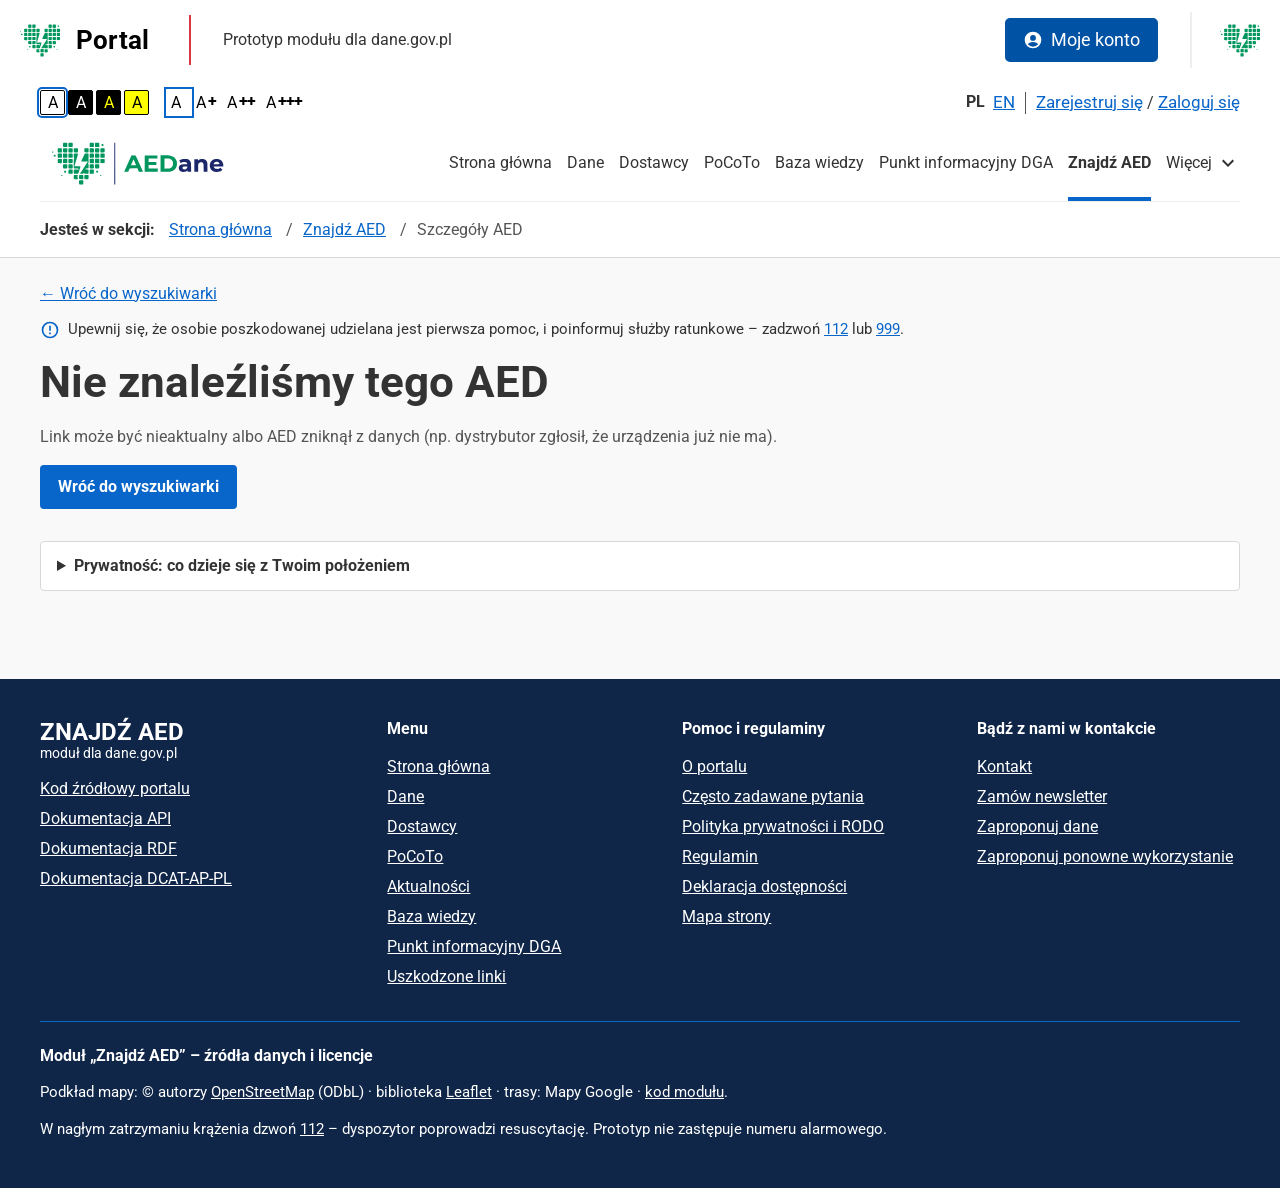
<file: app/aed.html>
<!doctype html>
<html lang="pl">
  <head>
    <meta charset="utf-8" />
    <meta name="viewport" content="width=device-width, initial-scale=1" />
    <title>AED – szczegóły – Znajdź AED</title>
    <meta name="description" content="Szczegóły defibrylatora AED: gdzie jest, kiedy jest dostępny, kto za niego odpowiada. Prototyp na otwartych danych z dane.gov.pl." />
    <meta name="theme-color" content="#0f2648" />
    <link rel="icon" href="img/ikona-aedane.svg?v=20261122-39" type="image/svg+xml" />
    <link rel="icon" href="img/ikona-32.png?v=20261122-39" sizes="32x32" type="image/png" />
    <link rel="apple-touch-icon" href="img/apple-touch-icon.png?v=20261122-39" />
    <link rel="stylesheet" href="vendor/leaflet/leaflet.css?v=20261122-39" />
    <link rel="stylesheet" href="css/style.css?v=20261122-39" />
    <script>
      // Ustawienia dostępności przed pierwszym malowaniem (bez mignięcia).
      (function () {
        try {
          var c = localStorage.getItem('aed-contrast');
          var f = localStorage.getItem('aed-font');
          if (c) document.documentElement.setAttribute('data-contrast', c);
          if (f) document.documentElement.setAttribute('data-font', f);
        } catch (e) {}
      })();
    </script>
  </head>
  <body>
    <header class="page-header">
      <!-- Linki pomijania (jak w dane.gov.pl) -->
      <nav class="skip-menu" aria-label="Linki pomijania">
        <ul class="skip-menu__list">
          <li><a class="skip-menu__link" href="#main-menu">Przejdź do menu</a></li>
          <li><a class="skip-menu__link" href="#main-content">Przejdź do treści</a></li>
          <li><a class="skip-menu__link" href="#main-footer">Przejdź do stopki</a></li>
        </ul>
      </nav>

      <!-- Pasek serwisu (w dane.gov.pl: pasek gov.pl – tu bez znaków państwowych) -->
      <div class="servicebar">
        <a class="servicebar__logo" href="./">
          <img src="img/ikona-aedane.svg?v=20261122-39" alt="" width="48" height="48" />
          Portal
        </a>
        <span class="servicebar__text">Prototyp modułu dla dane.gov.pl</span>
        <a class="btn btn-gov servicebar__cta" href="https://dane.gov.pl/pl/user/login">
          <svg class="icon" viewBox="0 0 24 24" aria-hidden="true" focusable="false"><path fill="currentColor" d="M12 2a10 10 0 1 0 0 20 10 10 0 0 0 0-20zm0 4a3.5 3.5 0 1 1 0 7 3.5 3.5 0 0 1 0-7zm0 14a8 8 0 0 1-6.16-2.9C7.1 15.5 9.4 14.5 12 14.5s4.9 1 6.16 2.6A8 8 0 0 1 12 20z"/></svg>
          Moje konto
          <span class="visually-hidden"> – logowanie w dane.gov.pl</span>
        </a>
        <span class="servicebar__mark" aria-hidden="true">
          <img src="img/ikona-aedane.svg?v=20261122-39" alt="" width="48" height="48" />
        </span>
      </div>

      <!-- Pasek dostępności i języka -->
      <div class="top-bar-wrapper">
        <div class="container">
          <div class="top-bar">
            <div class="a11y-buttons">
              <ul class="a11y-buttons__group" aria-label="Kontrast">
                <li><button type="button" class="btn--hc btn--hc-default" data-contrast="" aria-pressed="false"><span aria-hidden="true">A</span><span class="visually-hidden">Kontrast domyślny</span></button></li>
                <li><button type="button" class="btn--hc btn--hc-bw" data-contrast="black-white" aria-pressed="false"><span aria-hidden="true">A</span><span class="visually-hidden">Kontrast: biały tekst na czarnym tle</span></button></li>
                <li><button type="button" class="btn--hc btn--hc-by" data-contrast="black-yellow" aria-pressed="false"><span aria-hidden="true">A</span><span class="visually-hidden">Kontrast: żółty tekst na czarnym tle</span></button></li>
                <li><button type="button" class="btn--hc btn--hc-yb" data-contrast="yellow-black" aria-pressed="false"><span aria-hidden="true">A</span><span class="visually-hidden">Kontrast: czarny tekst na żółtym tle</span></button></li>
              </ul>
              <ul class="a11y-buttons__group a11y-buttons__group--font" aria-label="Wielkość tekstu">
                <li><button type="button" class="btn--font btn--font-0" data-font="" aria-pressed="false"><span aria-hidden="true">A</span><span class="visually-hidden">Domyślna wielkość tekstu</span></button></li>
                <li><button type="button" class="btn--font btn--font-1" data-font="125" aria-pressed="false"><span aria-hidden="true">A<span class="plus">+</span></span><span class="visually-hidden">Tekst powiększony – 125%</span></button></li>
                <li><button type="button" class="btn--font btn--font-2" data-font="150" aria-pressed="false"><span aria-hidden="true">A<span class="plus">++</span></span><span class="visually-hidden">Tekst powiększony – 150%</span></button></li>
                <li><button type="button" class="btn--font btn--font-3" data-font="200" aria-pressed="false"><span aria-hidden="true">A<span class="plus">+++</span></span><span class="visually-hidden">Tekst powiększony – 200%</span></button></li>
              </ul>
            </div>
            <div class="top-bar__right">
              <ul class="language-switcher" aria-label="Język">
                <li><span class="language-switcher__current" lang="pl" aria-current="true">PL<span class="visually-hidden"> – polski</span></span></li>
                <li><a class="language-switcher__link" href="https://dane.gov.pl/en" lang="en">EN<span class="visually-hidden"> – English version of dane.gov.pl</span></a></li>
              </ul>
              <span class="language-divider" aria-hidden="true"></span>
              <div class="user-related">
                <a class="user-related__link" href="https://dane.gov.pl/pl/user/register">Zarejestruj się</a> /
                <a class="user-related__link" href="https://dane.gov.pl/pl/user/login">Zaloguj się</a>
              </div>
            </div>
          </div>
        </div>
      </div>

      <!-- Znak aplikacji i główne menu -->
      <div class="gov-nav-section">
        <div class="container">
          <div class="navbar" id="main-menu" tabindex="-1">
            <a class="navbar-brand" href="./" aria-label="AEDane – Znajdź AED, strona główna">
              <img class="brand-logo" src="img/logotyp-aedane.svg?v=20261122-39" alt="" width="195" height="65" />
            </a>
            <button type="button" class="navbar-toggler" aria-controls="main-nav" aria-expanded="false">MENU</button>
            <nav id="main-nav" class="navbar-collapse" aria-label="Menu główne">
              <ul class="navbar-nav">
                <li class="nav-item"><a class="nav-link" href="https://dane.gov.pl/pl">Strona główna</a></li>
                <li class="nav-item"><a class="nav-link" href="https://dane.gov.pl/pl/dataset">Dane</a></li>
                <li class="nav-item"><a class="nav-link" href="https://dane.gov.pl/pl/institution">Dostawcy</a></li>
                <li class="nav-item"><a class="nav-link" href="https://dane.gov.pl/pl/showcase">PoCoTo</a></li>
                <li class="nav-item"><a class="nav-link" href="https://dane.gov.pl/pl/knowledgebase/useful-materials">Baza wiedzy</a></li>
                <li class="nav-item"><a class="nav-link" href="https://dane.gov.pl/pl/dga">Punkt informacyjny DGA</a></li>
                <li class="nav-item"><a class="nav-link active" href="index.html">Znajdź AED</a></li>
                <li class="nav-item nav-item--more">
                  <button type="button" class="nav-link nav-more" aria-expanded="false" aria-controls="nav-more-list">
                    Więcej
                    <svg class="nav-more__icon" viewBox="0 0 24 24" aria-hidden="true" focusable="false"><path fill="currentColor" d="M7.4 8.6 12 13.2l4.6-4.6L18 10l-6 6-6-6z"/></svg>
                  </button>
                  <ul id="nav-more-list" class="nav-more__list" hidden>
                    <li><a class="nav-more__link" href="https://dane.gov.pl/pl/article">Aktualności</a></li>
                    <li><a class="nav-more__link" href="https://dane.gov.pl/pl/brokenlinks/table">Uszkodzone linki</a></li>
                  </ul>
                </li>
              </ul>
            </nav>
          </div>
        </div>
      </div>

      <!-- Okruszki -->
      <div class="breadcrumbs-section">
        <div class="container">
          <nav aria-label="Ścieżka nawigacji">
            <span class="breadcrumbs__label">Jesteś w sekcji:</span>
            <ol class="breadcrumbs">
              <li class="breadcrumbs__item"><a href="https://dane.gov.pl/pl">Strona główna</a></li>
              <li class="breadcrumbs__item"><a href="index.html">Znajdź AED</a></li>
              <li class="breadcrumbs__item" aria-current="page" id="crumb-name">Szczegóły AED</li>
            </ol>
          </nav>
        </div>
      </div>
    </header>

    <main id="main-content" class="page-content" tabindex="-1">
      <div class="container">
        <p class="back-link"><a href="index.html" id="back-link">← Wróć do wyszukiwarki</a></p>
        <p class="page-tip">
          <svg class="icon" viewBox="0 0 24 24" aria-hidden="true" focusable="false"><path fill="currentColor" d="M11 7h2v6h-2zm0 8h2v2h-2zm1-13a10 10 0 1 0 0 20 10 10 0 0 0 0-20zm0 18a8 8 0 1 1 0-16 8 8 0 0 1 0 16z"/></svg>
          <span>Upewnij się, że osobie poszkodowanej udzielana jest pierwsza pomoc, i poinformuj służby ratunkowe – zadzwoń <a href="tel:112">112</a> lub <a href="tel:999">999</a>.</span>
        </p>

        <!-- Kolejność od najważniejszego: co to i czy dostępne, jak dojść, kiedy i dla kogo,
             gdzie dokładnie, kto odpowiada, skąd dane. Treść wstawia js/aed-detail.js. -->
        <article id="aed" class="aed-detail" aria-live="polite">
          <h1 class="page-title">Szczegóły AED</h1>
          <p>Wczytujemy dane…</p>
        </article>
        <details class="privacy">
          <summary>Prywatność: co dzieje się z Twoim położeniem</summary>
          <p><strong>W skrócie: nie zapisujemy Twojego położenia.</strong></p>
          <p class="hint">Twoje położenie (z „Użyj mojej lokalizacji”, wpisanego adresu albo kliknięcia w mapę) nie trafia do adresu strony i nigdzie go nie zapisujemy – na czas wizyty pamięta je tylko ta karta przeglądarki. Wysyłamy je wyłącznie: w przybliżeniu (zaokrąglone do ok. 100 m) do serwerów tras FOSSGIS, żeby policzyć odległość pieszo i samochodem, oraz – dopiero po kliknięciu „Wyznacz trasę” – do Map Google jako punkt startu. Zdjęcia miejsc wczytujemy z serwera OpenAEDMap albo ze strony dysponenta, a fragmenty mapy z serwerów OpenStreetMap – te serwery widzą adres IP i to, które zdjęcie lub który fragment mapy jest wyświetlany, ale nie dostają od nas Twojego położenia. Odległości liczą serwery tras FOSSGIS (OSRM i Valhalla, dane © autorzy <a href="https://www.openstreetmap.org/copyright">OpenStreetMap</a>; błąd na mapie? <a href="https://www.openstreetmap.org/fixthemap">zgłoś go</a>).</p>
        </details>

      </div>
    </main>

    <footer class="page-footer" id="main-footer" tabindex="-1">
      <div class="container">
        <div class="page-footer__cols">
          <div class="page-footer__col page-footer__col--brand">
            <p class="page-footer__brand">Znajdź AED<span>moduł dla dane.gov.pl</span></p>
            <ul class="page-footer__list">
              <li><a href="https://dane.gov.pl/source-code/">Kod źródłowy portalu</a></li>
              <li><a href="https://api.dane.gov.pl/doc">Dokumentacja API</a></li>
              <li><a href="https://api.dane.gov.pl/1.4/doc?urls.primaryName=DANE.GOV.PL%20RDF%20API">Dokumentacja RDF</a></li>
              <li><a href="https://dane.gov.pl/dcat-ap-pl/">Dokumentacja DCAT-AP-PL</a></li>
            </ul>
          </div>
          <nav class="page-footer__col" aria-labelledby="f-menu">
            <h2 id="f-menu" class="page-footer__title">Menu</h2>
            <ul class="page-footer__list">
              <li><a href="https://dane.gov.pl/pl">Strona główna</a></li>
              <li><a href="https://dane.gov.pl/pl/dataset">Dane</a></li>
              <li><a href="https://dane.gov.pl/pl/institution">Dostawcy</a></li>
              <li><a href="https://dane.gov.pl/pl/showcase">PoCoTo</a></li>
              <li><a href="https://dane.gov.pl/pl/article">Aktualności</a></li>
              <li><a href="https://dane.gov.pl/pl/knowledgebase/useful-materials">Baza wiedzy</a></li>
              <li><a href="https://dane.gov.pl/pl/dga">Punkt informacyjny DGA</a></li>
              <li><a href="https://dane.gov.pl/pl/brokenlinks/table">Uszkodzone linki</a></li>
            </ul>
          </nav>
          <nav class="page-footer__col" aria-labelledby="f-help">
            <h2 id="f-help" class="page-footer__title">Pomoc i regulaminy</h2>
            <ul class="page-footer__list">
              <li><a href="https://dane.gov.pl/pl/page/o-serwisie">O portalu</a></li>
              <li><a href="https://dane.gov.pl/pl/knowledgebase/useful-materials/faq">Często zadawane pytania</a></li>
              <li><a href="https://dane.gov.pl/pl/privacy-policy">Polityka prywatności i RODO</a></li>
              <li><a href="https://dane.gov.pl/pl/regulations">Regulamin</a></li>
              <li><a href="https://dane.gov.pl/pl/declaration-of-accessibility">Deklaracja dostępności</a></li>
              <li><a href="https://dane.gov.pl/pl/sitemap">Mapa strony</a></li>
            </ul>
          </nav>
          <nav class="page-footer__col" aria-labelledby="f-contact">
            <h2 id="f-contact" class="page-footer__title">Bądź z nami w kontakcie</h2>
            <ul class="page-footer__list">
              <li><a href="https://dane.gov.pl/pl/contact">Kontakt</a></li>
              <li><a href="https://dane.gov.pl/pl/newsletter">Zamów newsletter</a></li>
              <li><a href="https://dane.gov.pl/pl/dataset/submissions">Zaproponuj dane</a></li>
              <li><a href="https://dane.gov.pl/pl/showcase/suggest">Zaproponuj ponowne wykorzystanie</a></li>
            </ul>
          </nav>
        </div>
        <div class="page-footer__module">
          <h2 class="page-footer__title">Moduł „Znajdź AED” – źródła danych i licencje</h2>
          <ul id="sources" class="page-footer__list"></ul>
          <p>Podkład mapy: © autorzy <a href="https://www.openstreetmap.org/copyright">OpenStreetMap</a> (ODbL) · biblioteka <a href="https://leafletjs.com">Leaflet</a> · trasy: Mapy Google · <a href="https://github.com/tymsonS/AED">kod modułu</a>.</p>
          <p>W nagłym zatrzymaniu krążenia dzwoń <a href="tel:112">112</a> – dyspozytor poprowadzi resuscytację. Prototyp nie zastępuje numeru alarmowego.</p>
        </div>
      </div>
    </footer>

    <script src="vendor/leaflet/leaflet.js?v=20261122-39"></script>
    <script src="data/aed-data.js?v=20261122-39"></script>
    <script src="js/aed-core.js?v=20261122-39"></script>
    <script src="js/a11y.js?v=20261122-39"></script>
    <script src="js/aed-detail.js?v=20261122-39"></script>
  </body>
</html>
</file>
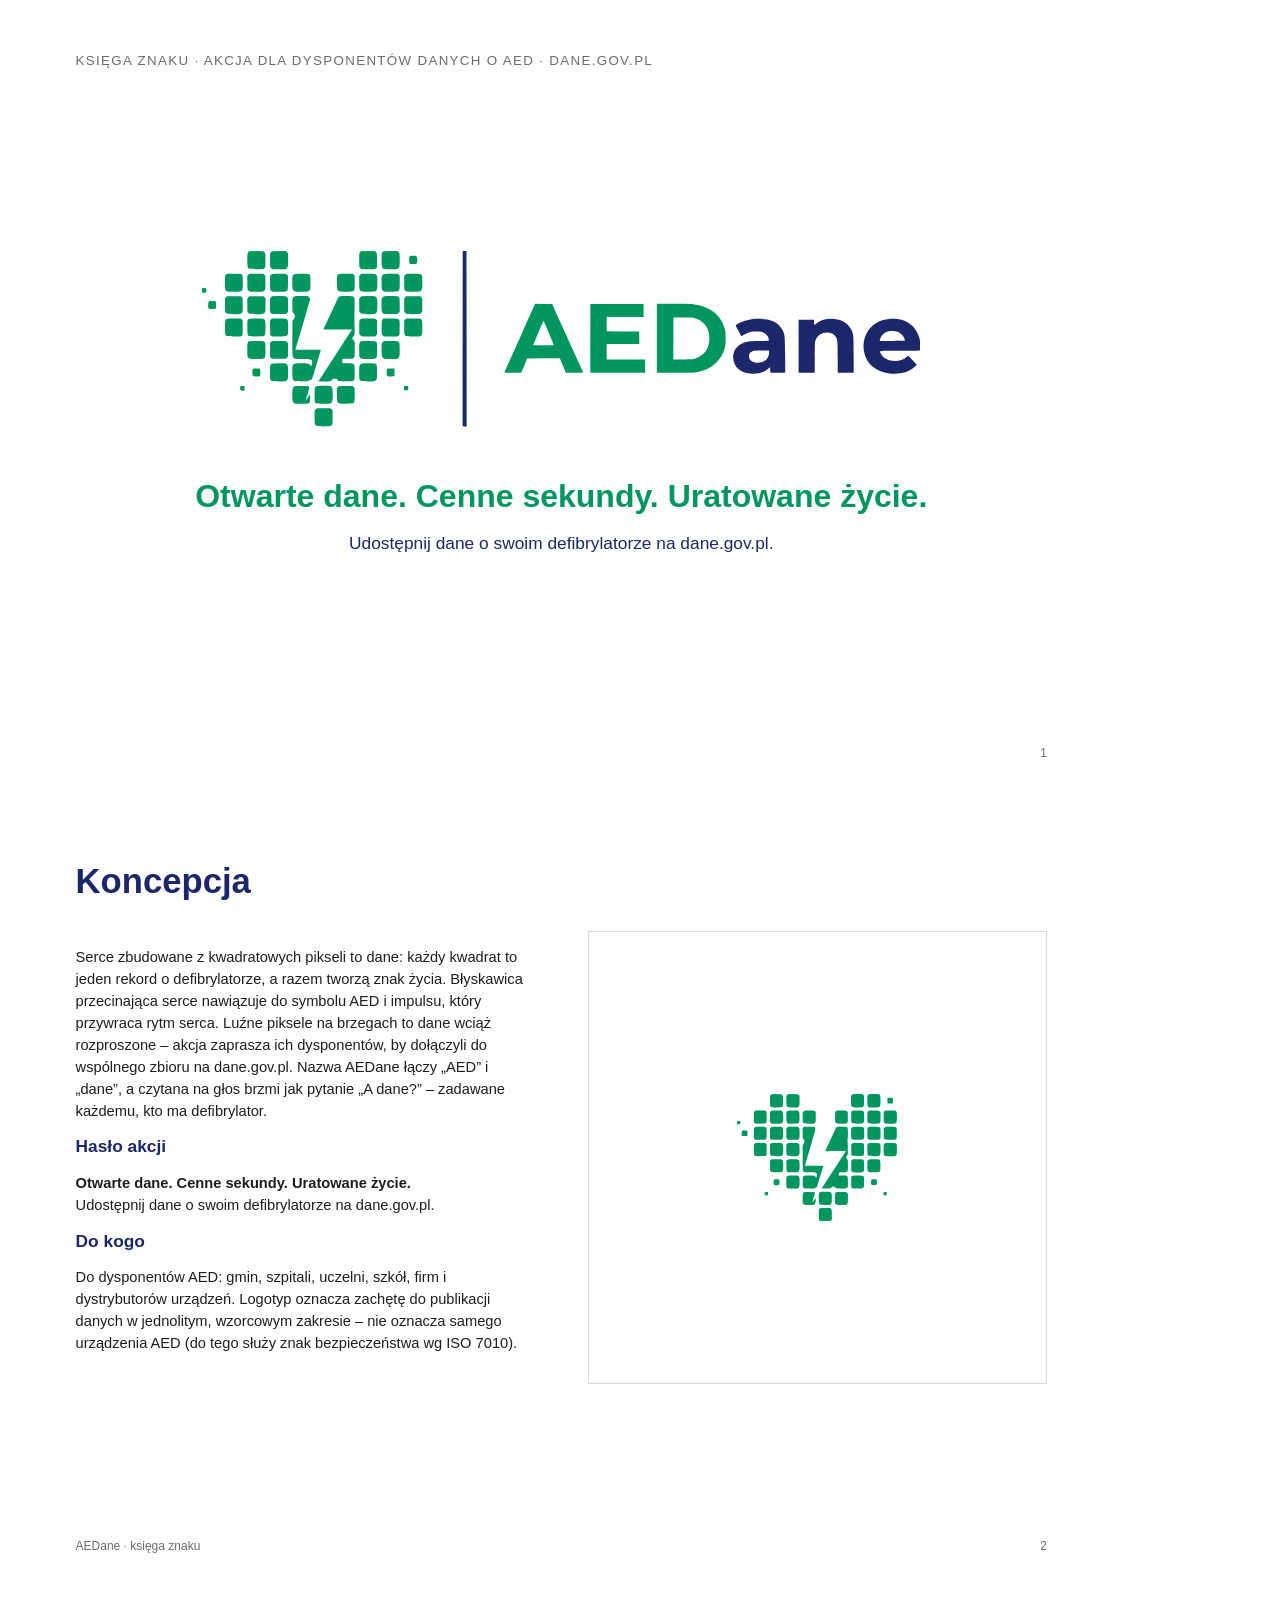
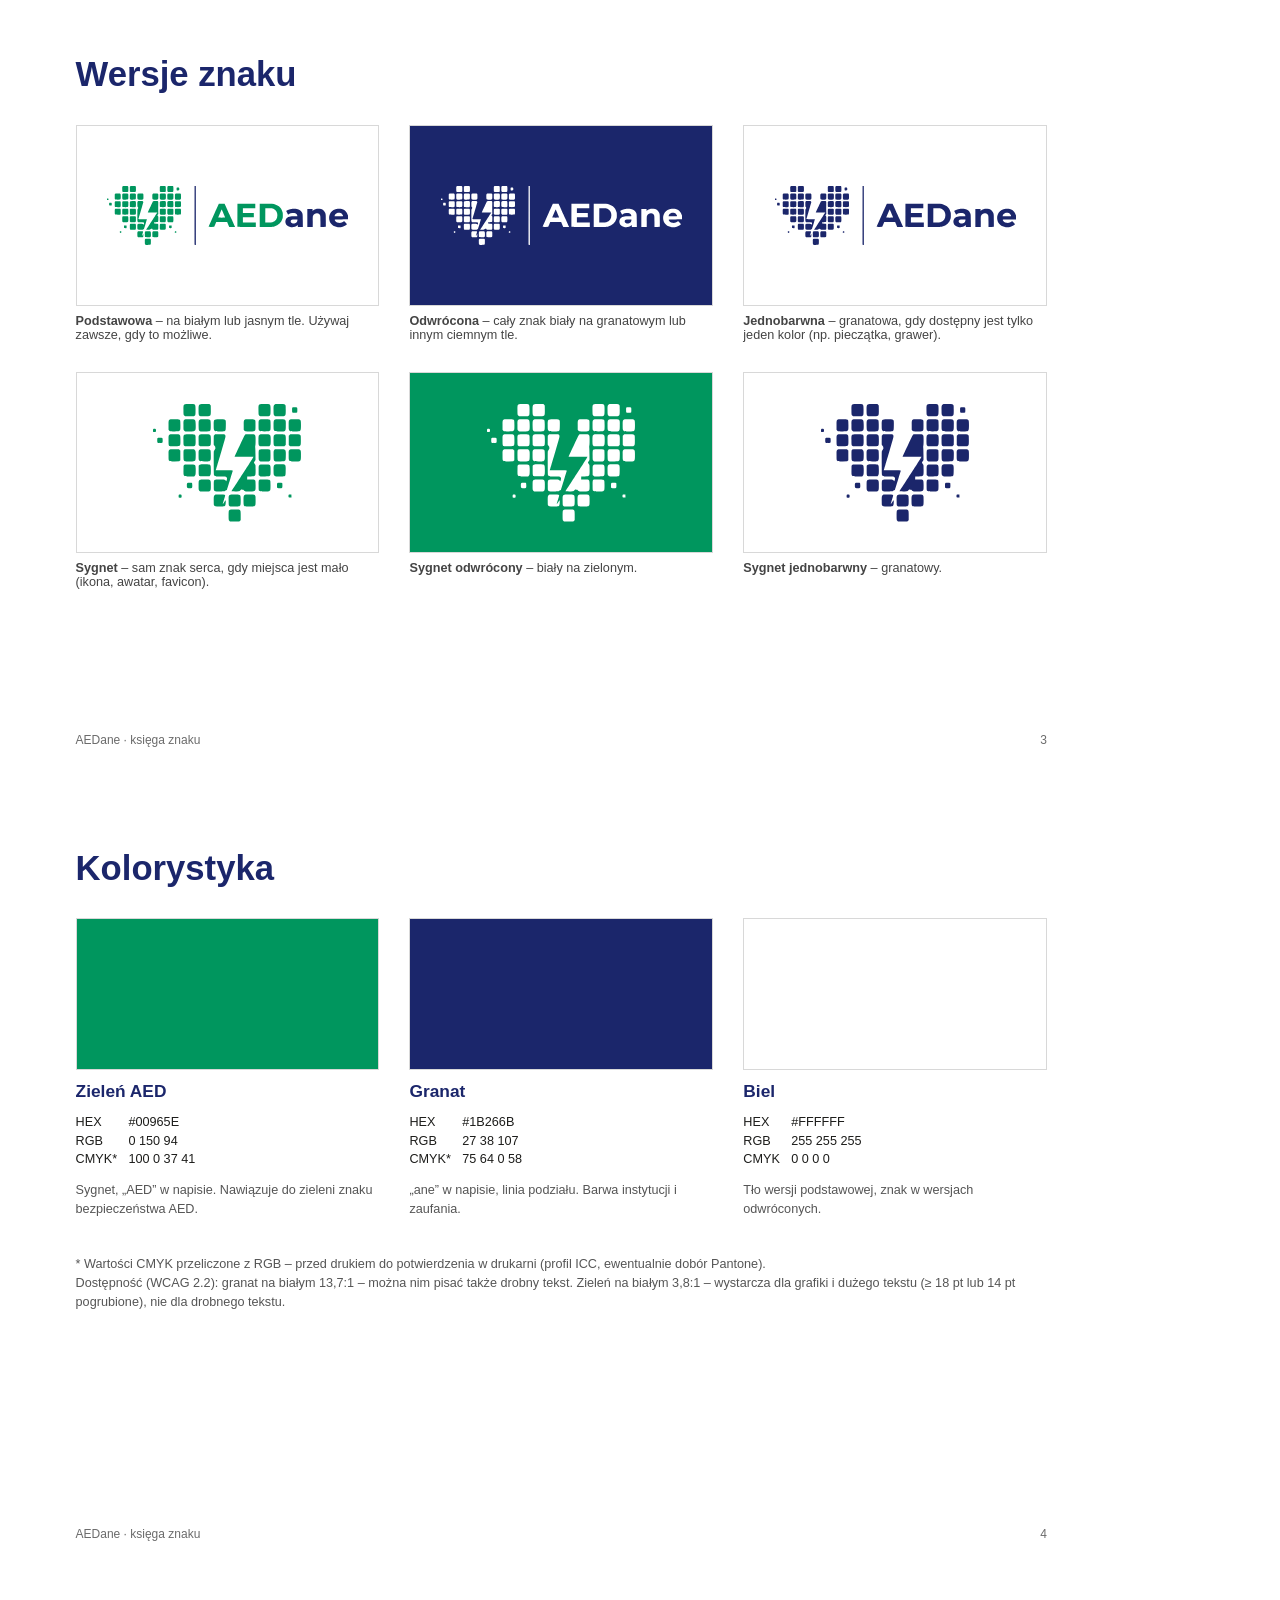
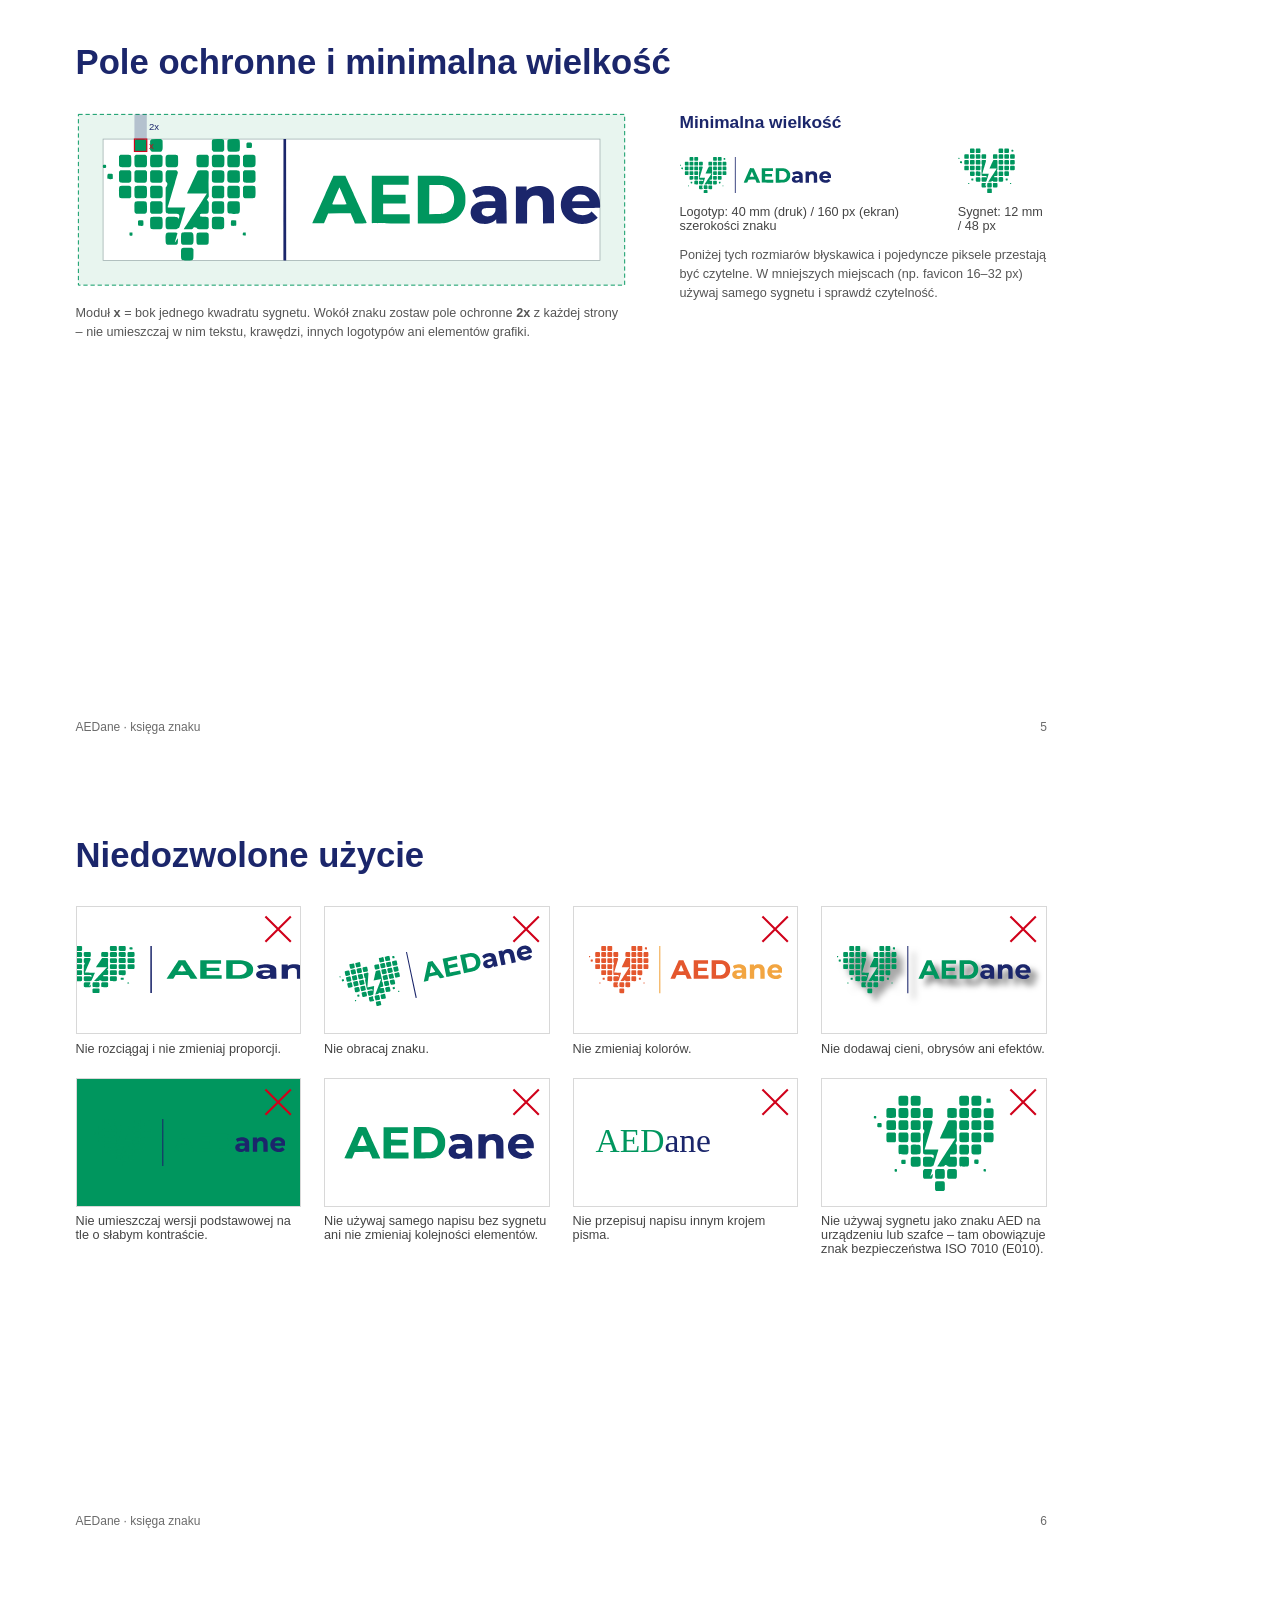
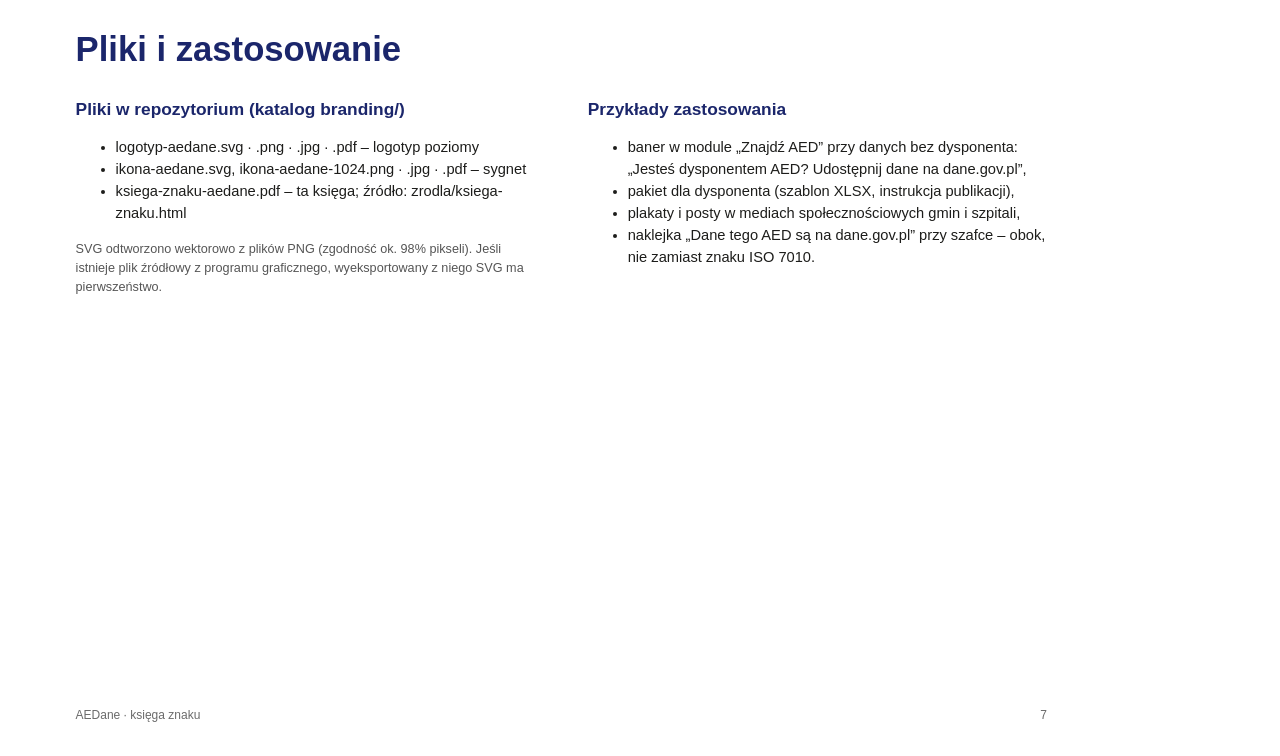
<file: branding/zrodla/ksiega-znaku.html>
<!doctype html><html lang="pl"><head><meta charset="utf-8"><title>AEDane – księga znaku</title>
<style>
@font-face { font-family: 'MontserratVar'; font-weight: 100 900; src: local('Montserrat'), url('file:///usr/share/fonts/truetype/google-fonts/ofl/montserrat/Montserrat%5Bwght%5D.ttf') format('truetype'); }
@page { size: A4 landscape; margin: 0; }
* { box-sizing: border-box; }
body { margin: 0; font-family: MontserratVar, Arial, sans-serif; font-weight: 400; color: #1d1d1b; }
.page { width: 297mm; height: 210mm; padding: 18mm 20mm 14mm; page-break-after: always; position: relative; overflow: hidden; }
.page:last-child { page-break-after: auto; }
.num { position: absolute; right: 20mm; bottom: 9mm; font-size: 9pt; color: #6b6b6b; }
.brandline { position: absolute; left: 20mm; bottom: 9mm; font-size: 9pt; color: #6b6b6b; }
h1 { font-size: 26pt; margin: 0 0 8mm; color: #1B266B; }
h2 { font-size: 13pt; margin: 0 0 3mm; color: #1B266B; }
p, li { font-size: 11pt; line-height: 1.5; }
.cover { display: flex; flex-direction: column; justify-content: center; align-items: center; text-align: center; }
.cover .logo { width: 190mm; }
.cover .claim { font-size: 24pt; font-weight: 700; color: #00965E; margin: 12mm 0 3mm; }
.cover .sub { font-size: 13pt; color: #1B266B; margin: 0; }
.cover .doc { position: absolute; top: 14mm; left: 20mm; font-size: 10pt; letter-spacing: .1em; text-transform: uppercase; color: #6b6b6b; }
.cols { display: grid; grid-template-columns: 1fr 1fr; gap: 14mm; align-items: start; }
.variants { display: grid; grid-template-columns: repeat(3, 1fr); gap: 8mm; }
.variants figure, .bad { margin: 0; }
.tile { height: 48mm; display: flex; align-items: center; justify-content: center; padding: 8mm; border: .3mm solid #d8d8d8; }
.tile svg { width: 100%; max-height: 100%; }
.tile.icon svg { width: auto; height: 34mm; }
figcaption { font-size: 9.5pt; margin-top: 2mm; color: #444; }
.sw { display: grid; grid-template-columns: repeat(3, 1fr); gap: 8mm; }
.sw__chip { height: 40mm; border: .3mm solid #d8d8d8; }
.sw table { font-size: 9.5pt; margin-top: 3mm; border-collapse: collapse; }
.sw td { padding: .6mm 3mm .6mm 0; }
.clear { width: 100%; }
.sizes { display: flex; gap: 14mm; align-items: flex-end; margin-top: 4mm; }
.sizes figure { margin: 0; }
.bads { display: grid; grid-template-columns: repeat(4, 1fr); gap: 6mm; }
.bad__box { position: relative; height: 34mm; display: flex; align-items: center; justify-content: center; padding: 4mm; border: .3mm solid #d8d8d8; overflow: hidden; }
.bad__box > svg:not(.x) { width: 100%; max-height: 100%; }
.x { position: absolute; top: 2mm; right: 2mm; width: 8mm; height: 8mm; }
.note { font-size: 9.5pt; color: #555; }
</style></head><body>

<section class="page cover">
  <div class="doc">Księga znaku · akcja dla dysponentów danych o AED · dane.gov.pl</div>
  <svg class="logo" style="" viewBox="147 144 2092 511" xmlns="http://www.w3.org/2000/svg" role="img" aria-label="Logotyp AEDane"><path fill="#00965E" fill-rule="evenodd" d="M481.01,653.25C475.48,650.47 475.03,648.59 475.01,628.18C474.99,601.16 474.10,602.05 501.23,602.02L520.97,602.00L524.23,604.92L527.50,607.84L527.50,627.71C527.50,650.30 527.01,652.07 520.26,653.94C518.19,654.52 509.30,654.99 500.50,654.99C487.26,655.00 483.90,654.70 481.01,653.25Z M414.50,586.75C410.97,583.70 410.04,578.84 410.07,563.50C410.09,546.88 410.97,542.23 414.66,539.29C417.39,537.10 418.23,537.01 436.64,537.00C453.80,537.00 456.02,537.19 458.07,538.86C460.33,540.68 460.34,540.79 458.80,546.11C454.37,561.37 449.88,576.64 449.49,577.75C448.50,580.63 450.29,578.49 456.06,569.92C459.42,564.92 462.25,560.98 462.35,561.17C462.46,561.35 462.31,566.60 462.02,572.84C461.52,583.74 461.39,584.27 458.69,586.59C455.94,588.96 455.55,589.00 436.50,589.00C417.83,589.00 417.01,588.92 414.50,586.75Z M480.11,587.60C475.59,585.10 475.07,582.70 475.04,563.90C475.02,553.83 475.46,544.98 476.07,543.22C478.09,537.44 480.07,536.92 500.96,536.70C518.72,536.51 520.00,536.62 522.67,538.59C526.98,541.78 527.88,545.87 527.94,562.50C527.99,579.30 527.11,583.98 523.33,586.95C520.91,588.86 519.39,589.00 501.62,588.96C487.67,588.94 481.85,588.57 480.11,587.60Z M544.86,587.51C540.76,585.24 540.00,581.30 540.00,562.30C540.00,543.91 540.74,540.28 544.94,538.03C546.07,537.42 554.88,537.00 566.29,537.00C585.43,537.00 585.74,537.03 588.31,539.41C589.75,540.74 591.19,542.91 591.52,544.24C591.86,545.56 591.99,555.04 591.81,565.30C591.39,590.25 593.32,588.42 567.22,588.74C551.41,588.93 546.98,588.69 544.86,587.51Z M259.63,549.72C258.26,548.71 257.95,547.27 258.19,542.97L258.50,537.50L264.50,537.50L270.50,537.50L270.80,543.41C271.01,547.46 270.70,549.57 269.80,550.14C267.80,551.41 261.59,551.15 259.63,549.72Z M735.67,549.33C734.38,548.05 734.97,539.27 736.42,538.06C737.22,537.40 739.97,537.02 742.67,537.19L747.50,537.50L747.80,543.75L748.10,550.00L742.21,550.00C738.98,550.00 736.03,549.70 735.67,549.33Z M350.42,522.86C345.65,520.54 345.00,517.50 345.00,497.64C345.00,477.15 345.49,474.95 350.54,472.55C354.79,470.53 388.07,470.31 392.00,472.28C397.02,474.79 398.00,478.88 397.94,497.00C397.85,523.87 397.68,524.03 370.52,523.93C360.59,523.90 351.57,523.41 350.42,522.86Z M416.00,522.25C410.94,519.72 410.12,516.27 410.06,497.22C409.97,471.30 410.28,470.99 436.72,471.02C455.37,471.05 460.85,472.38 463.16,477.45C464.28,479.91 464.36,479.93 465.67,478.06C467.31,475.72 468.47,468.01 467.67,464.81C466.40,459.76 463.07,459.04 439.69,458.76C419.60,458.52 417.95,458.36 415.32,456.40C409.98,452.44 409.85,450.89 410.19,397.33L410.50,348.16L413.89,343.35C416.24,340.02 417.38,337.20 417.58,334.20C417.83,330.40 417.41,329.35 414.18,325.78L410.50,321.71L410.19,304.45C409.82,284.15 410.63,279.81 415.30,276.96C418.17,275.21 420.42,275.01 436.85,275.00L455.20,275.00L458.60,278.40C462.54,282.34 462.67,283.57 460.08,292.14C459.02,295.64 454.27,312.00 449.52,328.50C437.47,370.34 420.76,426.86 419.36,430.51C418.86,431.81 423.47,432.00 455.97,432.00L493.16,432.00L492.52,434.75C492.17,436.26 486.39,455.73 479.67,478.00C468.44,515.24 467.27,518.53 465.16,518.83C463.89,519.01 461.25,520.25 459.29,521.58C455.84,523.92 455.12,524.00 437.61,524.00C422.37,524.00 418.94,523.72 416.00,522.25Z M487.00,523.35C487.00,522.63 495.36,509.59 534.01,450.00C548.10,428.27 561.40,407.67 563.56,404.21C565.73,400.76 571.21,392.32 575.74,385.46L583.98,373.00L542.42,373.00L500.87,373.00L501.56,370.75C501.95,369.51 503.55,365.92 505.13,362.78C506.71,359.63 513.36,345.45 519.91,331.28C526.45,317.10 533.48,301.90 535.52,297.50C537.57,293.10 540.25,287.22 541.48,284.43C545.49,275.39 546.53,275.00 566.68,275.00C585.94,275.00 588.80,275.68 590.92,280.80C591.79,282.90 591.96,289.46 591.54,304.60C590.86,329.62 590.86,335.87 591.54,364.58L592.07,386.67L588.72,391.58C585.01,397.02 583.64,400.00 584.86,400.00C585.30,400.00 587.09,402.20 588.83,404.89L592.00,409.78L592.00,429.94C592.00,451.34 591.39,454.65 586.98,457.01C585.85,457.61 578.94,458.10 571.05,458.12C561.44,458.15 556.80,458.54 556.11,459.37C555.30,460.35 555.23,463.99 555.92,470.25C555.96,470.66 562.32,471.00 570.05,471.00C585.70,471.00 588.88,471.89 590.92,476.81C591.76,478.83 592.03,485.56 591.81,498.84L591.50,517.96L588.73,520.73L585.96,523.50L567.59,523.81C547.31,524.15 543.01,523.31 540.84,518.55C539.86,516.40 539.02,516.00 535.42,516.00C533.08,516.00 530.56,515.77 529.83,515.50C529.07,515.21 527.76,516.29 526.77,518.04C523.94,523.04 520.02,524.00 502.53,524.00C493.99,524.00 487.00,523.71 487.00,523.35Z M611.39,523.02C610.23,522.55 608.31,520.94 607.14,519.45C605.13,516.89 605.00,515.62 605.00,497.82C605.00,476.66 605.63,474.02 611.12,472.11C612.96,471.47 621.42,471.00 631.25,471.00C649.81,471.00 653.72,471.89 655.86,476.60C657.28,479.71 657.42,513.78 656.02,517.43C655.49,518.84 653.58,520.90 651.77,522.00C648.82,523.80 646.79,523.99 631.00,523.93C621.38,523.90 612.55,523.49 611.39,523.02Z M301.02,509.31C294.36,508.65 294.00,508.03 294.00,497.41C294.00,489.20 294.23,487.95 295.93,487.04C298.66,485.57 314.30,485.70 315.80,487.20C317.21,488.61 317.45,505.74 316.09,507.89C315.14,509.39 308.33,510.03 301.02,509.31Z M688.28,509.05C685.40,507.80 684.69,504.71 685.16,495.45C685.43,490.21 686.00,487.61 687.02,486.95C687.83,486.42 692.77,486.11 698.00,486.25L707.50,486.50L707.79,496.91C707.94,502.64 707.66,507.74 707.15,508.25C705.83,509.57 690.93,510.19 688.28,509.05Z M1028.00,498.00C1028.00,496.86 1035.16,480.61 1050.24,447.50C1061.83,422.08 1070.99,401.71 1081.97,377.00C1090.43,357.94 1114.01,305.19 1116.06,300.73L1117.34,297.97L1142.21,298.23L1167.08,298.50L1176.11,318.50C1181.08,329.50 1188.71,346.23 1193.07,355.69C1197.43,365.14 1201.40,373.91 1201.88,375.19C1202.37,376.46 1205.26,382.90 1208.31,389.50C1211.36,396.10 1219.35,413.65 1226.05,428.50C1232.76,443.35 1241.50,462.70 1245.47,471.50C1249.45,480.30 1253.67,489.39 1254.85,491.71C1258.78,499.40 1260.01,499.00 1232.05,499.00L1207.09,499.00L1204.99,494.25C1203.83,491.64 1199.93,482.30 1196.31,473.50C1192.70,464.70 1189.41,457.14 1189.02,456.70C1188.62,456.25 1167.17,456.21 1141.36,456.60L1094.43,457.31L1085.78,477.90L1077.12,498.50L1052.56,498.77C1036.17,498.95 1028.00,498.69 1028.00,498.00Z M1278.45,497.72C1278.18,497.02 1278.08,451.91 1278.23,397.47L1278.50,298.50L1356.00,298.50L1433.50,298.50L1433.50,317.50L1433.50,336.50L1379.75,336.50L1326.00,336.50L1326.00,357.24L1326.00,377.98L1373.25,378.24L1420.50,378.50L1420.77,396.75L1421.05,415.00L1373.52,415.00L1326.00,415.00L1326.00,437.50L1326.00,460.00L1382.00,460.00L1438.00,460.00L1438.00,479.50L1438.00,499.00L1358.47,499.00C1294.81,499.00 1278.84,498.74 1278.45,497.72Z M1472.00,398.50L1472.00,298.00L1520.04,298.00C1546.67,298.00 1572.41,298.47 1577.79,299.05C1626.35,304.29 1659.31,330.14 1670.14,371.50C1672.23,379.47 1672.49,382.62 1672.42,399.00C1672.35,415.57 1672.08,418.50 1669.78,427.07C1660.78,460.59 1634.27,485.81 1598.48,494.89C1584.83,498.36 1572.76,499.00 1521.54,499.00L1472.00,499.00L1472.00,398.50Z M1581.50,457.63C1609.76,449.82 1625.00,428.71 1625.00,397.36C1625.00,380.00 1619.32,365.14 1608.60,354.41C1601.83,347.65 1594.45,343.45 1582.96,339.84C1575.89,337.62 1574.06,337.50 1548.00,337.50L1520.50,337.50L1520.24,398.85L1519.98,460.21L1547.74,459.75C1569.40,459.39 1576.82,458.92 1581.50,457.63Z M286.21,457.92C284.23,457.32 282.14,455.64 280.97,453.71C279.21,450.83 279.01,448.61 279.00,432.20C279.00,412.25 279.62,409.40 284.47,407.19C287.98,405.60 322.92,405.55 326.40,407.14C331.11,409.28 332.00,413.19 332.00,431.75C332.00,458.58 332.17,458.39 307.00,458.70C297.38,458.82 288.02,458.47 286.21,457.92Z M612.21,457.92C610.24,457.32 608.14,455.64 606.97,453.71C605.21,450.83 605.01,448.61 605.00,432.20C605.00,412.25 605.62,409.40 610.47,407.19C612.19,406.41 619.27,406.00 631.10,406.00C650.24,406.00 653.70,406.70 656.03,411.06C656.71,412.32 657.11,420.28 657.10,432.16C657.07,458.97 657.64,458.35 632.50,458.69C623.15,458.81 614.02,458.47 612.21,457.92Z M678.09,457.69C671.36,455.33 670.54,452.91 670.16,434.20C669.78,415.80 670.56,411.28 674.66,408.05C677.08,406.15 678.62,406.00 696.09,406.00C708.55,406.00 715.79,406.40 717.53,407.19C722.38,409.40 723.00,412.25 723.00,432.20C722.99,458.85 722.82,459.03 696.50,458.94C687.58,458.91 680.12,458.40 678.09,457.69Z M347.92,455.08L345.00,452.15L345.00,432.00L345.00,411.85L347.92,408.92L350.85,406.00L370.91,406.00L390.97,406.00L394.23,408.92L397.50,411.84L397.50,432.00L397.50,452.16L394.23,455.08L390.97,458.00L370.91,458.00L350.85,458.00L347.92,455.08Z M1172.00,418.05C1172.00,417.12 1156.33,379.65 1147.20,358.76C1144.61,352.85 1142.22,348.01 1141.88,348.01C1141.54,348.00 1140.36,350.14 1139.24,352.75C1138.13,355.36 1135.18,362.23 1132.70,368.00C1120.91,395.45 1112.00,416.92 1112.00,417.91C1112.00,418.67 1120.98,419.00 1142.00,419.00C1160.25,419.00 1172.00,418.63 1172.00,418.05Z M218.75,391.92C214.69,389.56 214.00,385.93 214.00,367.00C214.00,347.86 214.71,344.30 218.94,342.03C220.08,341.42 228.91,341.00 240.38,341.00C259.56,341.00 259.94,341.04 262.69,343.41L265.50,345.83L265.50,367.00L265.50,388.17L262.69,390.59C259.93,392.96 259.59,393.00 240.19,392.97C228.69,392.95 219.77,392.52 218.75,391.92Z M284.11,391.60C279.53,389.07 279.07,386.80 279.05,366.50C279.03,345.50 279.55,343.15 284.63,341.50C289.32,339.98 323.98,340.21 326.74,341.78C331.32,344.39 332.00,347.62 332.00,366.55C332.00,385.86 331.15,389.70 326.40,391.86C322.69,393.55 287.24,393.34 284.11,391.60Z M348.31,390.59L345.50,388.18L345.19,367.73L344.89,347.29L347.53,344.14L350.18,341.00L370.14,341.00C392.43,341.00 394.96,341.58 396.89,347.12C398.30,351.15 398.36,382.66 396.97,386.65C394.98,392.36 392.34,393.00 370.65,393.00C351.44,393.00 351.06,392.96 348.31,390.59Z M608.40,389.60L605.00,386.20L605.00,367.67C605.00,357.47 605.43,348.00 605.96,346.62C607.97,341.32 610.99,340.49 627.46,340.65C652.65,340.90 651.25,340.75 654.26,343.54L657.00,346.08L657.00,366.62L657.00,387.15L654.08,390.08L651.15,393.00L631.48,393.00L611.80,393.00L608.40,389.60Z M674.01,390.16C670.32,386.47 669.77,382.50 670.18,362.27C670.50,346.17 670.52,346.02 673.19,343.35L675.89,340.66L695.77,340.61C717.62,340.54 719.94,341.09 722.10,346.77C722.70,348.34 722.99,357.35 722.81,368.80L722.50,388.18L719.69,390.59C716.93,392.96 716.58,393.00 696.87,393.00L676.85,393.00L674.01,390.16Z M741.11,391.60C736.52,389.06 736.07,386.81 736.04,366.17L736.00,346.85L738.92,343.92L741.85,341.00L761.99,341.00C773.89,341.00 782.92,341.42 784.06,342.03C788.27,344.29 789.00,347.90 789.00,366.48C789.00,386.00 788.08,390.26 783.48,392.01C779.41,393.56 744.02,393.22 741.11,391.60Z M220.39,327.02C219.23,326.55 217.31,324.94 216.14,323.45C214.12,320.88 214.00,319.63 214.00,301.38L214.00,282.03L216.92,278.77L219.84,275.50L239.90,275.50L259.95,275.50L262.73,278.27L265.50,281.04L265.81,299.80C265.99,311.09 265.70,319.65 265.08,321.28C264.51,322.78 262.58,324.90 260.77,326.00C257.82,327.80 255.79,327.99 240.00,327.93C230.38,327.90 221.55,327.49 220.39,327.02Z M285.39,327.02C284.23,326.55 282.31,324.94 281.14,323.45C279.12,320.88 279.00,319.63 279.00,301.38L279.00,282.03L281.92,278.77L284.84,275.50L305.50,275.50L326.16,275.50L329.08,278.77L332.00,282.03L332.00,300.57C332.00,328.12 332.08,328.04 304.78,327.94C295.28,327.90 286.55,327.49 285.39,327.02Z M350.50,326.87C345.28,323.91 345.05,322.86 345.02,301.77L345.00,282.03L347.92,278.77L350.83,275.50L369.85,275.19C398.38,274.73 398.30,274.65 397.81,303.59L397.50,321.96L394.73,324.73L391.96,327.50L372.23,327.75C358.95,327.92 351.85,327.63 350.50,326.87Z M611.39,327.02C610.23,326.55 608.31,324.94 607.14,323.45C605.12,320.88 605.00,319.63 605.00,301.38L605.00,282.03L607.92,278.77L610.83,275.50L629.30,275.19C658.23,274.70 658.40,274.87 657.83,302.94C657.43,322.38 656.91,324.30 651.45,326.58C647.63,328.18 615.14,328.54 611.39,327.02Z M676.26,327.00C675.02,326.49 673.11,324.59 672.01,322.78C670.21,319.83 670.01,317.74 670.00,302.22C670.00,275.09 670.09,275.00 697.07,275.00C715.82,275.00 719.71,275.88 721.86,280.60C722.58,282.18 723.00,290.00 723.00,302.03L723.00,320.97L720.08,324.23L717.17,327.50L697.83,327.72C687.20,327.84 677.49,327.51 676.26,327.00Z M742.39,327.02C741.23,326.55 739.31,324.94 738.14,323.45C736.12,320.88 736.00,319.63 736.00,301.38L736.00,282.03L738.92,278.77L741.84,275.50L762.40,275.50L782.95,275.50L785.73,278.27L788.50,281.04L788.78,300.27C789.04,318.13 788.91,319.73 787.03,322.77C785.91,324.58 783.84,326.49 782.43,327.02C779.30,328.21 745.34,328.21 742.39,327.02Z M166.57,311.43C164.38,309.23 164.37,295.35 166.56,292.22C167.96,290.21 168.96,290.00 176.86,290.00C182.32,290.00 186.05,290.45 186.80,291.20C187.57,291.97 188.00,295.89 188.00,302.09C188.00,310.01 187.71,311.90 186.42,312.39C185.55,312.73 181.08,313.00 176.49,313.00C170.23,313.00 167.75,312.61 166.57,311.43Z M147.20,264.80C146.54,264.14 146.00,261.53 146.00,259.00C146.00,253.23 147.23,252.00 153.00,252.00C158.80,252.00 160.00,253.23 160.00,259.16C160.00,262.85 159.56,264.16 158.07,264.96C155.43,266.38 148.67,266.27 147.20,264.80Z M220.39,262.02C219.23,261.55 217.31,259.94 216.14,258.45C214.12,255.88 214.00,254.65 214.00,235.79L214.00,215.85L216.92,212.92L219.85,210.00L239.49,210.00C251.05,210.00 259.92,210.42 261.06,211.03C265.29,213.30 266.00,216.86 266.00,236.00C266.00,262.98 265.94,263.04 239.28,262.94C230.05,262.90 221.55,262.49 220.39,262.02Z M285.01,261.29C279.44,258.43 279.03,256.66 279.01,235.17L279.00,215.85L281.92,212.92L284.85,210.00L304.91,210.00L324.97,210.00L328.23,212.92L331.50,215.83L331.81,234.56C332.29,262.80 332.67,262.37 306.50,262.79C290.80,263.04 288.06,262.85 285.01,261.29Z M350.31,261.05C348.56,259.98 346.65,258.21 346.06,257.12C344.36,253.93 344.66,218.55 346.43,215.15C348.81,210.54 351.48,210.00 372.03,210.00L390.97,210.00L394.23,212.92L397.50,215.84L397.50,235.71C397.50,258.30 397.01,260.07 390.26,261.94C388.19,262.52 379.07,262.99 370.00,262.99C355.42,262.99 353.13,262.77 350.31,261.05Z M417.00,261.25C410.95,258.23 410.00,254.83 410.00,236.22C410.00,209.90 409.90,210.00 436.27,210.00C456.18,210.00 459.68,210.67 461.97,214.94C462.57,216.07 463.00,224.86 463.00,236.21C463.00,263.18 463.17,263.00 436.78,263.00C423.28,263.00 419.90,262.70 417.00,261.25Z M546.83,261.37C540.79,258.87 540.00,255.91 540.00,236.00C540.00,217.18 540.87,213.29 545.60,211.14C547.18,210.41 555.02,210.00 567.12,210.00L586.15,210.00L589.08,212.92L592.00,215.85L592.00,235.70C592.00,257.77 591.69,258.98 585.40,261.61C580.54,263.64 551.87,263.47 546.83,261.37Z M611.31,261.54C605.65,259.07 605.00,256.34 605.00,235.16L605.00,216.21L607.90,213.11L610.80,210.00L630.15,210.01C651.66,210.03 653.42,210.44 656.30,216.01C657.87,219.07 658.06,221.76 657.80,237.65C657.47,257.49 657.24,258.27 650.80,261.60C647.01,263.57 615.86,263.51 611.31,261.54Z M676.21,261.49C670.90,259.18 670.00,255.58 670.00,236.50C670.00,209.71 669.70,210.00 697.30,210.00L717.15,210.00L720.08,212.92L723.00,215.85L723.00,235.70C723.00,257.77 722.69,258.98 716.40,261.61C711.66,263.59 680.83,263.50 676.21,261.49Z M743.28,262.30C742.07,262.06 739.93,260.51 738.53,258.86C736.01,255.86 736.00,255.76 736.00,236.32L736.00,216.80L739.40,213.40L742.80,210.00L762.00,210.00C783.31,210.00 785.99,210.65 787.97,216.35C788.54,217.97 789.00,227.00 789.00,236.41C789.00,262.61 788.67,262.94 762.00,262.81C752.92,262.76 744.50,262.53 743.28,262.30Z M283.83,195.29C279.44,192.57 279.00,190.22 279.02,169.70C279.05,143.22 278.27,144.00 304.87,144.00C314.77,144.00 324.02,144.44 325.43,144.98C326.84,145.51 328.91,147.42 330.03,149.23C331.91,152.27 332.04,153.87 331.78,171.83L331.50,191.17L328.23,194.08L324.97,197.00L305.73,196.97C289.59,196.95 286.07,196.68 283.83,195.29Z M348.40,193.60L345.00,190.20L345.00,170.62L345.00,151.03L347.92,147.77L350.83,144.50L370.84,144.19L390.84,143.88L394.17,146.86L397.50,149.83L397.82,166.17C398.23,186.50 397.68,190.47 393.99,194.16L391.15,197.00L371.48,197.00L351.80,197.00L348.40,193.60Z M608.40,193.60L605.00,190.20L605.00,170.16C605.00,150.41 605.04,150.07 607.41,147.31L609.82,144.50L628.15,144.18C650.49,143.80 652.48,144.10 655.04,148.30C656.80,151.19 656.99,153.44 657.00,171.35L657.00,191.20L653.89,194.10L650.79,197.00L631.29,197.00L611.80,197.00L608.40,193.60Z M674.66,194.95C670.55,191.71 669.82,187.27 670.17,167.77L670.50,150.04L673.27,147.27L676.04,144.50L695.16,144.19C716.17,143.85 719.12,144.39 721.55,149.09C723.62,153.10 723.64,187.86 721.57,191.85C719.19,196.46 716.52,197.00 696.09,197.00C678.62,197.00 677.08,196.85 674.66,194.95Z M751.87,180.35C750.94,179.22 750.50,175.90 750.50,170.00C750.50,158.44 750.90,158.00 761.62,158.00C772.95,158.00 774.00,159.02 774.00,170.00C774.00,180.98 772.95,182.00 761.62,182.00C755.05,182.00 752.95,181.64 751.87,180.35Z"/><path fill="#1B266B" fill-rule="evenodd" d="M906.46,653.75C906.20,653.06 906.10,537.98 906.24,398.00L906.50,143.50L912.00,143.50L917.50,143.50L917.75,399.25L918.00,655.00L912.47,655.00C908.96,655.00 906.76,654.54 906.46,653.75Z M1743.50,500.97C1715.09,497.52 1697.77,482.40 1694.62,458.30C1693.74,451.56 1695.47,440.89 1698.52,434.20C1702.05,426.45 1711.31,417.65 1720.22,413.56C1733.12,407.65 1739.33,406.74 1770.25,406.23L1798.00,405.77L1797.99,403.14C1797.98,397.13 1795.79,392.48 1790.56,387.38C1783.03,380.04 1777.94,378.49 1761.50,378.55C1749.96,378.59 1747.60,378.90 1740.50,381.37C1736.10,382.89 1729.42,385.91 1725.66,388.07C1721.90,390.23 1718.53,391.99 1718.16,391.98C1717.80,391.97 1713.90,384.97 1709.50,376.43L1701.50,360.89L1704.00,358.92C1711.83,352.74 1731.84,345.40 1747.50,342.97C1760.31,340.98 1782.74,341.39 1794.41,343.83C1815.27,348.20 1830.50,359.00 1838.35,375.00C1845.06,388.69 1845.25,390.57 1845.73,447.75L1846.16,499.00L1824.71,499.00L1803.27,499.00L1802.64,494.36C1802.29,491.81 1802.00,487.94 1802.00,485.76L1802.00,481.80L1796.47,486.85C1784.03,498.22 1764.26,503.49 1743.50,500.97Z M2149.50,500.92C2109.81,495.47 2082.96,472.80 2075.95,438.81C2071.33,416.43 2075.26,394.72 2087.13,376.96C2101.08,356.12 2121.26,344.64 2148.54,342.05C2159.71,340.98 2174.42,342.02 2184.20,344.55C2198.58,348.28 2214.02,358.03 2222.57,368.78C2228.39,376.11 2235.46,390.54 2237.62,399.50C2239.29,406.46 2240.23,432.10 2238.86,433.47C2238.51,433.82 2212.08,434.19 2180.11,434.30C2114.84,434.52 2120.25,433.73 2124.36,442.50C2128.88,452.13 2140.82,460.69 2152.96,462.99C2170.73,466.36 2188.49,462.48 2199.45,452.84C2204.03,448.80 2204.19,448.75 2205.90,450.60C2206.87,451.65 2212.57,457.61 2218.58,463.86L2229.50,475.22L2223.36,480.86C2212.62,490.73 2201.61,496.14 2185.55,499.46C2175.77,501.48 2158.61,502.18 2149.50,500.92Z M1885.00,421.50L1885.00,344.00L1907.46,344.00L1929.92,344.00L1930.21,352.06L1930.50,360.13L1934.50,356.71C1947.68,345.44 1967.88,340.00 1989.10,342.01C2012.42,344.23 2029.26,354.81 2038.34,372.96C2045.26,386.78 2045.50,389.28 2045.50,447.00L2045.50,498.50L2022.25,498.77L1999.00,499.04L1999.00,455.70C1999.00,409.97 1998.54,403.92 1994.48,396.04C1989.50,386.38 1982.74,382.20 1970.62,381.29C1954.34,380.06 1940.66,388.33 1934.74,403.00C1932.58,408.35 1932.51,409.70 1932.20,453.75L1931.89,499.00L1908.44,499.00L1885.00,499.00L1885.00,421.50Z M1778.93,467.29C1785.85,464.96 1790.84,461.32 1794.06,456.24C1797.72,450.48 1798.99,446.08 1798.99,439.15L1799.00,433.81L1776.75,434.18C1756.78,434.51 1754.04,434.76 1750.00,436.63C1747.53,437.77 1744.67,439.64 1743.66,440.78C1739.71,445.23 1739.74,455.47 1743.72,460.86C1746.21,464.22 1752.65,467.83 1758.19,468.97C1763.48,470.05 1773.00,469.28 1778.93,467.29Z M2195.00,404.25C2195.00,403.29 2193.72,399.79 2192.15,396.48C2188.60,388.98 2180.97,381.88 2173.41,379.05C2166.43,376.44 2151.65,376.22 2144.23,378.61C2134.10,381.89 2124.83,391.74 2122.23,402.00L2121.21,406.00L2158.11,406.00C2192.58,406.00 2195.00,405.89 2195.00,404.25Z"/></svg>
  <p class="claim">Otwarte dane. Cenne sekundy. Uratowane życie.</p>
  <p class="sub">Udostępnij dane o swoim defibrylatorze na dane.gov.pl.</p>
  <span class="num">1</span>
</section>

<section class="page">
  <h1>Koncepcja</h1>
  <div class="cols">
    <div>
      <p>Serce zbudowane z kwadratowych pikseli to dane: każdy kwadrat to jeden rekord o defibrylatorze, a razem tworzą znak życia. Błyskawica przecinająca serce nawiązuje do symbolu AED i impulsu, który przywraca rytm serca. Luźne piksele na brzegach to dane wciąż rozproszone – akcja zaprasza ich dysponentów, by dołączyli do wspólnego zbioru na dane.gov.pl. Nazwa AEDane łączy „AED” i „dane”, a czytana na głos brzmi jak pytanie „A dane?” – zadawane każdemu, kto ma defibrylator.</p>
      <h2>Hasło akcji</h2>
      <p><strong>Otwarte dane. Cenne sekundy. Uratowane życie.</strong><br>Udostępnij dane o swoim defibrylatorze na dane.gov.pl.</p>
      <h2>Do kogo</h2>
      <p>Do dysponentów AED: gmin, szpitali, uczelni, szkół, firm i dystrybutorów urządzeń. Logotyp oznacza zachętę do publikacji danych w jednolitym, wzorcowym zakresie – nie oznacza samego urządzenia AED (do tego służy znak bezpieczeństwa wg ISO 7010).</p>
    </div>
    <div class="tile icon" style="height:120mm"><svg class="" style="" viewBox="140 225 745 590" xmlns="http://www.w3.org/2000/svg" role="img" aria-label="Znak AEDane"><path fill="#00965E" fill-rule="evenodd" d="M525.22,811.44C520.49,808.13 520.00,805.51 520.00,783.61C520.00,772.33 520.45,761.94 521.00,760.49C523.58,753.71 526.39,753.00 550.61,753.00C581.28,753.00 580.00,751.68 580.00,783.32L580.00,806.20L576.60,809.60L573.20,813.00L550.32,813.00C531.21,813.00 527.08,812.74 525.22,811.44Z M454.09,737.69C452.22,737.04 449.75,735.23 448.59,733.68C446.66,731.08 446.48,729.31 446.19,711.18C445.82,688.54 446.52,684.91 451.90,681.29C455.17,679.09 456.08,679.00 476.20,679.00C492.98,679.00 497.68,679.30 500.05,680.53C501.67,681.36 503.00,682.69 503.00,683.48C503.00,684.26 500.27,693.96 496.94,705.03C493.61,716.10 491.05,725.64 491.24,726.22C491.44,726.81 494.50,722.75 498.05,717.20C501.60,711.65 504.89,707.09 505.38,707.05C505.86,707.02 506.06,712.10 505.82,718.33C505.31,731.58 503.62,735.73 497.95,737.69C495.76,738.45 487.74,738.89 476.00,738.89C464.24,738.89 456.26,738.45 454.09,737.69Z M528.44,737.97C526.76,737.46 524.29,735.87 522.94,734.44C520.53,731.88 520.50,731.57 520.20,710.44C519.73,678.11 518.95,678.94 550.34,678.68C580.77,678.42 580.01,677.65 579.99,708.70C579.97,731.10 579.66,732.70 574.68,736.40C572.06,738.35 570.44,738.51 551.68,738.70C540.58,738.80 530.13,738.48 528.44,737.97Z M602.74,737.61C594.69,734.65 594.01,732.40 594.01,708.50C594.01,687.69 594.78,683.72 599.31,680.95C602.21,679.18 604.43,679.01 624.00,679.04C647.28,679.07 648.60,679.33 652.05,684.57C653.81,687.23 653.99,689.41 653.98,708.50C653.97,731.11 653.67,732.69 648.68,736.40C646.07,738.34 644.39,738.52 626.18,738.74C611.43,738.93 605.56,738.64 602.74,737.61Z M273.75,693.92C272.40,693.14 272.00,691.57 272.00,687.15C272.00,683.99 272.54,680.86 273.20,680.20C274.45,678.95 282.67,678.55 285.42,679.61C287.37,680.36 287.68,691.92 285.80,693.80C284.35,695.25 276.18,695.34 273.75,693.92Z M818.20,692.80C816.61,691.21 816.66,682.84 818.28,680.63C819.30,679.24 820.76,678.95 825.53,679.19L831.50,679.50L831.79,686.75L832.09,694.00L825.74,694.00C822.14,694.00 818.88,693.48 818.20,692.80Z M383.82,663.99C377.21,663.40 373.58,660.68 371.91,655.06C371.27,652.91 370.98,643.71 371.18,631.82C371.47,613.68 371.66,611.92 373.60,609.32C377.30,604.34 378.90,604.03 401.35,604.01C432.44,603.99 432.03,603.59 431.94,633.77C431.85,663.26 431.84,663.27 406.68,664.00C397.23,664.27 386.95,664.27 383.82,663.99Z M453.10,662.74C451.77,662.06 449.75,660.23 448.60,658.68C446.62,656.01 446.50,654.62 446.50,634.08C446.50,609.97 446.87,608.24 452.55,605.55C455.16,604.31 459.84,604.00 476.15,604.02C494.08,604.04 497.00,604.27 500.75,605.97C503.17,607.07 505.50,609.01 506.17,610.48C506.82,611.89 507.83,612.89 508.42,612.70C509.96,612.20 512.11,605.26 512.32,600.14C512.48,596.32 512.09,595.44 509.15,592.98C507.30,591.44 504.31,589.90 502.48,589.56C500.66,589.22 489.21,588.99 477.05,589.06C452.95,589.19 452.01,589.00 448.26,583.28C446.64,580.81 446.48,576.11 446.20,524.55C446.04,493.72 446.17,467.06 446.49,465.30C446.81,463.55 448.86,459.72 451.05,456.81C453.48,453.58 454.78,450.93 454.40,450.01C453.59,448.08 453.60,446.90 454.44,444.88C454.89,443.79 453.78,441.72 451.06,438.57C448.83,436.00 446.75,432.85 446.43,431.58C446.11,430.31 446.00,419.77 446.18,408.15L446.50,387.03L449.77,383.77L453.04,380.50L475.94,380.50C498.76,380.50 498.85,380.51 501.40,382.91C505.83,387.07 505.68,390.17 500.14,409.17C497.36,418.70 491.65,438.43 487.46,453.00C483.26,467.57 477.16,488.50 473.89,499.50C470.62,510.50 466.56,524.23 464.87,530.00C463.18,535.77 460.53,544.55 458.98,549.50L456.17,558.50L498.70,558.76C538.56,559.01 541.20,559.13 540.72,560.76C537.07,573.37 511.74,656.62 511.37,657.20C511.10,657.64 509.84,658.00 508.56,658.00C507.29,658.00 505.66,658.70 504.95,659.57C501.63,663.56 498.80,664.00 476.80,663.99C461.89,663.97 454.78,663.60 453.10,662.74Z M534.00,663.33C534.00,662.31 565.94,612.56 605.48,552.00C609.97,545.12 617.21,533.90 621.57,527.05C625.93,520.20 632.73,509.65 636.68,503.60C640.64,497.55 643.67,492.27 643.42,491.87C643.17,491.47 622.05,491.41 596.49,491.73C561.54,492.17 550.00,492.03 550.00,491.15C550.00,490.52 553.19,483.13 557.09,474.75C560.99,466.36 567.01,453.43 570.47,446.00C573.93,438.57 581.82,421.57 588.02,408.21C595.23,392.66 600.18,383.22 601.77,381.96C604.07,380.16 605.91,380.00 624.68,380.00C655.09,380.00 654.02,378.86 653.95,411.20C653.92,426.28 653.52,434.41 652.70,436.31C651.82,438.37 651.74,441.86 652.38,449.31C652.87,454.91 653.32,470.31 653.38,483.52L653.50,507.54L649.51,513.52C644.89,520.45 644.79,520.90 647.20,523.29C648.19,524.27 649.00,525.49 649.00,525.99C649.00,526.50 650.12,528.57 651.50,530.60C653.98,534.25 654.00,534.43 654.00,556.69C654.00,588.88 654.45,588.28 629.65,589.00L612.50,589.50L612.21,596.75L611.91,604.00L628.51,604.00C654.21,604.00 654.00,603.75 654.00,634.32C654.00,653.88 653.91,654.84 651.72,658.09C647.96,663.67 646.54,663.97 624.15,663.99C601.64,664.00 598.49,663.34 595.27,657.88C593.78,655.36 592.99,655.00 588.87,655.00C586.28,655.00 583.56,654.77 582.83,654.50C582.07,654.21 580.78,655.27 579.81,656.98C578.88,658.62 576.63,660.87 574.81,661.98C571.80,663.81 569.79,663.99 552.75,664.00C542.44,664.00 534.00,663.70 534.00,663.33Z M674.23,662.00C672.42,660.90 670.48,658.76 669.90,657.25C669.29,655.64 668.86,645.70 668.87,633.31C668.89,609.62 669.45,607.08 675.12,605.11C680.00,603.41 717.19,603.64 721.40,605.39C727.76,608.05 728.00,609.05 727.99,632.97C727.97,656.64 727.70,657.94 722.09,661.72C718.84,663.91 717.89,664.00 698.10,664.00C679.28,663.99 677.22,663.82 674.23,662.00Z M315.00,646.00C313.29,644.29 313.00,642.67 313.00,634.72C313.00,621.37 313.36,621.00 326.31,621.02C331.91,621.02 337.18,621.46 338.00,621.98C339.14,622.70 339.58,625.45 339.84,633.37C340.29,647.42 339.76,648.00 326.50,648.00C318.33,648.00 316.72,647.72 315.00,646.00Z M763.31,646.99C760.55,645.88 759.65,641.52 760.15,631.65C760.68,621.24 760.99,621.00 774.09,621.00C787.20,621.00 787.00,620.80 787.00,634.43C787.00,647.29 786.30,648.02 774.25,647.94C769.44,647.90 764.51,647.48 763.31,646.99Z M678.01,589.03C676.10,588.55 673.28,586.76 671.76,585.06L669.00,581.97L669.00,559.93C669.00,528.11 667.65,529.50 698.50,529.50C729.49,529.50 728.48,528.48 728.36,559.71C728.27,582.80 728.02,583.98 722.28,587.74C719.98,589.24 716.83,589.53 700.54,589.70C690.07,589.81 679.93,589.51 678.01,589.03Z M756.83,589.00C749.12,588.42 745.65,586.01 744.00,580.07C743.46,578.11 743.01,568.17 743.01,558.00C743.00,529.15 743.16,529.00 773.28,529.00C804.37,529.00 803.62,528.24 803.22,559.37C802.91,583.26 802.35,585.84 797.06,587.93C794.20,589.05 767.17,589.78 756.83,589.00Z M301.30,587.04C296.43,584.07 295.81,580.42 296.18,556.77L296.50,536.03L299.77,532.77L303.04,529.50L325.37,529.50C356.32,529.50 356.20,529.41 356.83,551.29C357.05,558.88 356.90,568.99 356.51,573.75C355.84,581.77 355.54,582.66 352.49,585.71L349.20,589.00L326.85,589.00C306.46,588.99 304.22,588.82 301.30,587.04Z M376.96,587.54C371.92,584.80 371.50,582.55 371.50,558.27L371.50,535.84L374.69,532.99C378.88,529.24 382.66,528.77 405.09,529.17C432.19,529.65 432.00,529.44 432.00,559.00C432.00,579.83 431.37,582.99 426.49,586.83C423.84,588.91 422.82,589.00 401.62,588.96C384.76,588.93 378.90,588.59 376.96,587.54Z M227.57,513.08C222.34,509.58 222.07,508.26 222.04,485.20C221.98,453.66 220.67,455.00 251.71,455.00L273.97,455.00L277.23,457.92L280.50,460.84L280.50,484.90L280.50,508.95L277.73,511.73L274.96,514.50L252.73,514.77C232.04,515.03 230.30,514.91 227.57,513.08Z M303.50,513.60C296.65,510.58 296.53,510.11 296.19,485.74C295.98,470.29 296.25,462.82 297.08,460.80C299.41,455.19 300.33,455.00 325.65,455.00L348.85,455.00L351.91,457.57C356.59,461.52 357.24,465.33 356.83,486.55C356.27,515.32 356.60,515.02 326.28,514.96C312.12,514.93 305.65,514.55 303.50,513.60Z M378.00,513.25C371.70,510.10 371.00,507.22 371.00,484.20C371.00,453.82 369.80,455.00 400.68,455.00C424.41,455.00 426.66,455.38 429.74,459.90C431.25,462.13 431.55,465.41 431.82,483.11C432.18,506.36 431.56,509.47 425.81,512.97C422.77,514.83 420.80,514.99 402.00,514.99C384.48,515.00 380.99,514.74 378.00,513.25Z M675.45,513.45C669.44,510.48 669.00,508.52 669.00,484.55C669.00,461.01 669.49,458.46 674.47,456.19C676.25,455.39 684.06,455.00 698.60,455.00C721.36,455.00 724.63,455.57 726.97,459.94C727.59,461.10 728.00,470.96 728.00,484.71C728.00,510.08 727.81,510.93 721.40,513.61C716.45,515.68 679.71,515.55 675.45,513.45Z M750.33,513.54C744.07,510.82 743.54,508.81 743.17,486.62C742.80,463.66 743.09,461.18 746.66,457.61L749.27,455.00L772.23,455.00C798.54,455.00 799.81,455.32 802.62,462.67C803.97,466.21 804.17,470.16 803.82,486.70C803.37,508.23 803.00,509.81 797.69,513.05C794.80,514.81 792.58,514.99 774.00,514.96C758.83,514.93 752.67,514.56 750.33,513.54Z M824.19,512.97C818.66,509.60 818.00,506.53 818.00,483.98C818.00,453.88 816.82,455.00 848.56,455.00C880.00,455.00 879.02,454.04 878.94,485.00C878.88,505.93 878.17,509.31 873.10,512.72C869.83,514.92 868.93,515.00 848.60,515.00C829.20,514.99 827.23,514.83 824.19,512.97Z M227.76,438.43C222.48,435.57 222.00,433.14 222.00,409.27C222.00,378.83 220.82,380.00 251.50,380.00C281.97,380.00 281.00,379.02 281.00,410.00C281.00,441.02 281.99,440.02 251.30,439.96C234.86,439.93 229.93,439.61 227.76,438.43Z M301.76,438.43C296.50,435.58 296.00,433.09 296.00,409.92C296.00,390.39 296.16,388.48 298.03,385.46C299.14,383.65 301.46,381.69 303.18,381.09C307.69,379.51 346.78,379.66 349.90,381.26C351.23,381.94 353.25,383.77 354.40,385.32C356.38,387.99 356.50,389.38 356.50,409.87C356.50,440.90 357.41,440.02 325.28,439.96C308.85,439.93 303.93,439.61 301.76,438.43Z M375.24,436.58L371.50,433.16L371.20,411.30C370.90,389.83 370.94,389.39 373.23,385.99C377.17,380.14 378.17,379.94 402.65,380.24C432.87,380.60 432.00,379.69 432.00,410.57C432.00,426.66 431.71,430.82 430.37,433.64C427.54,439.60 425.68,440.00 401.03,440.00L378.97,440.00L375.24,436.58Z M673.90,437.71C668.46,434.06 667.77,430.44 668.21,408.00C668.63,386.78 669.00,385.19 674.31,381.95C677.20,380.19 679.47,380.01 698.50,380.01C729.22,380.01 729.03,379.83 728.94,409.72C728.88,430.95 728.18,434.30 723.10,437.72C719.83,439.92 718.93,440.00 698.50,440.00C678.07,440.00 677.17,439.92 673.90,437.71Z M749.32,438.42C743.69,435.59 743.00,432.55 743.00,410.57C743.00,379.70 742.13,380.60 772.35,380.22C804.77,379.82 804.28,379.33 803.81,412.08L803.50,432.97L800.23,436.23L796.97,439.50L774.73,439.76C756.01,439.97 752.00,439.76 749.32,438.42Z M825.50,439.05C824.40,438.59 822.38,437.01 821.00,435.53L818.50,432.84L818.50,409.84L818.50,386.85L822.24,383.42L825.97,380.00L847.74,380.01C871.17,380.03 872.68,380.31 876.40,385.32C878.38,387.99 878.50,389.38 878.50,410.00C878.50,430.63 878.38,432.01 876.40,434.68C872.69,439.68 871.14,439.97 848.50,439.92C836.95,439.90 826.60,439.50 825.50,439.05Z M167.57,421.43C165.34,419.20 165.33,402.40 167.56,399.22C169.00,397.17 169.90,397.00 179.50,397.00C192.65,397.00 193.00,397.35 193.00,410.65C193.00,422.88 192.87,423.00 179.50,423.00C171.42,423.00 168.80,422.65 167.57,421.43Z M145.52,368.04C144.52,366.42 144.72,355.88 145.77,354.83C147.69,352.91 154.81,352.64 157.48,354.39C159.65,355.81 160.00,356.79 160.00,361.32C160.00,364.23 159.46,367.14 158.80,367.80C157.37,369.23 146.38,369.42 145.52,368.04Z M229.42,365.03C228.27,364.57 226.14,362.76 224.67,361.02L222.00,357.85L222.00,335.87C222.00,304.05 221.09,305.00 251.57,305.00C267.66,305.00 271.82,305.29 274.64,306.63C280.59,309.46 281.00,311.33 281.00,335.82C281.00,356.78 280.91,357.85 278.83,360.49C274.96,365.40 271.86,366.01 250.78,365.94C240.18,365.90 230.56,365.49 229.42,365.03Z M303.27,364.52C301.49,363.75 299.13,361.63 298.02,359.81C296.17,356.77 296.01,354.79 296.00,335.20C296.00,304.17 295.19,305.00 325.45,305.00C356.62,305.00 356.36,304.76 356.83,333.40C357.22,357.43 356.47,360.63 349.62,363.94C345.76,365.81 343.56,366.00 325.93,365.96C311.52,365.93 305.67,365.56 303.27,364.52Z M378.33,364.54C372.09,361.83 371.54,359.78 371.18,337.93C370.80,315.27 371.49,311.21 376.28,307.80C379.35,305.61 380.47,305.48 400.11,305.18C432.30,304.68 431.50,303.90 431.50,335.63C431.50,366.70 432.33,365.88 401.00,365.90C386.58,365.92 380.67,365.56 378.33,364.54Z M453.41,364.13C446.84,361.09 446.00,357.76 446.00,334.73C446.00,305.14 446.17,304.97 475.98,305.06C497.38,305.12 501.06,305.80 504.41,310.34C506.40,313.04 506.49,314.24 506.28,334.80C506.05,357.90 505.56,360.71 501.15,363.70C498.85,365.26 495.81,365.53 478.00,365.77C459.63,366.00 457.07,365.83 453.41,364.13Z M603.33,364.90C601.59,364.40 599.00,362.60 597.58,360.92L595.00,357.85L595.00,335.87C595.00,304.12 594.17,305.00 624.00,305.00C644.28,305.00 647.61,305.60 651.50,309.97C653.38,312.07 653.50,313.62 653.50,335.52C653.50,358.83 653.50,358.84 651.07,361.42C649.74,362.84 647.04,364.45 645.07,365.00C640.64,366.23 607.65,366.15 603.33,364.90Z M676.07,364.25C668.91,360.60 668.65,359.61 668.57,335.27C668.47,304.32 667.80,305.00 698.51,305.00C715.80,305.00 718.52,305.22 721.82,306.91C728.14,310.13 728.50,311.67 728.50,335.50C728.50,359.33 728.14,360.87 721.82,364.09C718.52,365.77 715.80,366.00 698.79,366.00C682.40,366.00 678.98,365.73 676.07,364.25Z M750.00,364.29C743.71,361.08 743.00,358.16 743.00,335.50C743.00,304.92 742.92,305.00 773.28,305.00C795.50,305.00 798.58,305.66 802.01,311.19C803.95,314.30 804.05,315.77 803.79,336.00C803.38,366.47 804.45,365.38 774.50,365.79C755.95,366.04 753.09,365.86 750.00,364.29Z M825.00,364.29C818.72,361.08 818.00,358.15 818.00,335.65C818.00,304.83 817.32,305.50 848.54,305.50C879.70,305.50 879.00,304.82 879.00,334.95C879.00,355.92 878.10,360.34 873.17,363.69C870.84,365.27 867.81,365.54 849.50,365.79C830.95,366.04 828.09,365.86 825.00,364.29Z M302.30,289.04C296.45,285.47 296.00,283.41 296.00,260.00C296.00,235.59 296.36,234.17 303.32,231.52C306.99,230.11 310.91,229.90 328.09,230.17C357.14,230.64 356.00,229.40 356.00,260.45C356.00,284.64 355.58,286.55 349.64,289.37C346.80,290.71 342.62,291.00 325.85,291.00C307.43,290.99 305.20,290.81 302.30,289.04Z M377.42,289.11C371.70,285.63 371.00,282.48 371.00,260.35C371.00,229.54 370.71,229.81 403.23,230.22L424.97,230.50L428.23,233.77L431.50,237.03L431.81,257.77C432.17,281.54 431.52,285.07 426.10,288.71C422.83,290.92 421.93,291.00 401.60,291.00C382.72,290.99 380.18,290.79 377.42,289.11Z M674.69,289.14C668.70,285.19 668.53,284.42 668.21,261.00C667.80,229.68 667.48,230.00 698.50,230.00C729.06,230.00 728.44,229.35 728.13,260.91C727.83,291.86 728.69,291.00 697.85,290.99C679.74,290.99 677.19,290.78 674.69,289.14Z M749.19,288.97C743.66,285.60 743.00,282.53 743.00,259.98C743.00,237.68 743.49,235.50 749.30,231.96C752.21,230.19 754.42,230.01 773.50,230.02C796.12,230.03 797.70,230.33 801.40,235.32C803.38,237.99 803.50,239.37 803.50,260.32C803.50,291.84 804.34,291.00 772.78,291.00C754.20,290.99 752.22,290.82 749.19,288.97Z M836.20,271.80C835.42,271.02 835.00,266.89 835.00,259.92C835.00,246.46 834.96,246.50 848.00,246.50C861.04,246.50 861.00,246.46 861.00,259.92C861.00,266.89 860.58,271.02 859.80,271.80C859.02,272.58 854.91,273.00 848.00,273.00C841.09,273.00 836.98,272.58 836.20,271.80Z"/></svg></div>
  </div>
  <span class="brandline">AEDane · księga znaku</span><span class="num">2</span>
</section>

<section class="page">
  <h1>Wersje znaku</h1>
  <div class="variants">
    <figure><div class="tile"><svg class="" style="" viewBox="147 144 2092 511" xmlns="http://www.w3.org/2000/svg" role="img" aria-label="Logotyp AEDane"><path fill="#00965E" fill-rule="evenodd" d="M481.01,653.25C475.48,650.47 475.03,648.59 475.01,628.18C474.99,601.16 474.10,602.05 501.23,602.02L520.97,602.00L524.23,604.92L527.50,607.84L527.50,627.71C527.50,650.30 527.01,652.07 520.26,653.94C518.19,654.52 509.30,654.99 500.50,654.99C487.26,655.00 483.90,654.70 481.01,653.25Z M414.50,586.75C410.97,583.70 410.04,578.84 410.07,563.50C410.09,546.88 410.97,542.23 414.66,539.29C417.39,537.10 418.23,537.01 436.64,537.00C453.80,537.00 456.02,537.19 458.07,538.86C460.33,540.68 460.34,540.79 458.80,546.11C454.37,561.37 449.88,576.64 449.49,577.75C448.50,580.63 450.29,578.49 456.06,569.92C459.42,564.92 462.25,560.98 462.35,561.17C462.46,561.35 462.31,566.60 462.02,572.84C461.52,583.74 461.39,584.27 458.69,586.59C455.94,588.96 455.55,589.00 436.50,589.00C417.83,589.00 417.01,588.92 414.50,586.75Z M480.11,587.60C475.59,585.10 475.07,582.70 475.04,563.90C475.02,553.83 475.46,544.98 476.07,543.22C478.09,537.44 480.07,536.92 500.96,536.70C518.72,536.51 520.00,536.62 522.67,538.59C526.98,541.78 527.88,545.87 527.94,562.50C527.99,579.30 527.11,583.98 523.33,586.95C520.91,588.86 519.39,589.00 501.62,588.96C487.67,588.94 481.85,588.57 480.11,587.60Z M544.86,587.51C540.76,585.24 540.00,581.30 540.00,562.30C540.00,543.91 540.74,540.28 544.94,538.03C546.07,537.42 554.88,537.00 566.29,537.00C585.43,537.00 585.74,537.03 588.31,539.41C589.75,540.74 591.19,542.91 591.52,544.24C591.86,545.56 591.99,555.04 591.81,565.30C591.39,590.25 593.32,588.42 567.22,588.74C551.41,588.93 546.98,588.69 544.86,587.51Z M259.63,549.72C258.26,548.71 257.95,547.27 258.19,542.97L258.50,537.50L264.50,537.50L270.50,537.50L270.80,543.41C271.01,547.46 270.70,549.57 269.80,550.14C267.80,551.41 261.59,551.15 259.63,549.72Z M735.67,549.33C734.38,548.05 734.97,539.27 736.42,538.06C737.22,537.40 739.97,537.02 742.67,537.19L747.50,537.50L747.80,543.75L748.10,550.00L742.21,550.00C738.98,550.00 736.03,549.70 735.67,549.33Z M350.42,522.86C345.65,520.54 345.00,517.50 345.00,497.64C345.00,477.15 345.49,474.95 350.54,472.55C354.79,470.53 388.07,470.31 392.00,472.28C397.02,474.79 398.00,478.88 397.94,497.00C397.85,523.87 397.68,524.03 370.52,523.93C360.59,523.90 351.57,523.41 350.42,522.86Z M416.00,522.25C410.94,519.72 410.12,516.27 410.06,497.22C409.97,471.30 410.28,470.99 436.72,471.02C455.37,471.05 460.85,472.38 463.16,477.45C464.28,479.91 464.36,479.93 465.67,478.06C467.31,475.72 468.47,468.01 467.67,464.81C466.40,459.76 463.07,459.04 439.69,458.76C419.60,458.52 417.95,458.36 415.32,456.40C409.98,452.44 409.85,450.89 410.19,397.33L410.50,348.16L413.89,343.35C416.24,340.02 417.38,337.20 417.58,334.20C417.83,330.40 417.41,329.35 414.18,325.78L410.50,321.71L410.19,304.45C409.82,284.15 410.63,279.81 415.30,276.96C418.17,275.21 420.42,275.01 436.85,275.00L455.20,275.00L458.60,278.40C462.54,282.34 462.67,283.57 460.08,292.14C459.02,295.64 454.27,312.00 449.52,328.50C437.47,370.34 420.76,426.86 419.36,430.51C418.86,431.81 423.47,432.00 455.97,432.00L493.16,432.00L492.52,434.75C492.17,436.26 486.39,455.73 479.67,478.00C468.44,515.24 467.27,518.53 465.16,518.83C463.89,519.01 461.25,520.25 459.29,521.58C455.84,523.92 455.12,524.00 437.61,524.00C422.37,524.00 418.94,523.72 416.00,522.25Z M487.00,523.35C487.00,522.63 495.36,509.59 534.01,450.00C548.10,428.27 561.40,407.67 563.56,404.21C565.73,400.76 571.21,392.32 575.74,385.46L583.98,373.00L542.42,373.00L500.87,373.00L501.56,370.75C501.95,369.51 503.55,365.92 505.13,362.78C506.71,359.63 513.36,345.45 519.91,331.28C526.45,317.10 533.48,301.90 535.52,297.50C537.57,293.10 540.25,287.22 541.48,284.43C545.49,275.39 546.53,275.00 566.68,275.00C585.94,275.00 588.80,275.68 590.92,280.80C591.79,282.90 591.96,289.46 591.54,304.60C590.86,329.62 590.86,335.87 591.54,364.58L592.07,386.67L588.72,391.58C585.01,397.02 583.64,400.00 584.86,400.00C585.30,400.00 587.09,402.20 588.83,404.89L592.00,409.78L592.00,429.94C592.00,451.34 591.39,454.65 586.98,457.01C585.85,457.61 578.94,458.10 571.05,458.12C561.44,458.15 556.80,458.54 556.11,459.37C555.30,460.35 555.23,463.99 555.92,470.25C555.96,470.66 562.32,471.00 570.05,471.00C585.70,471.00 588.88,471.89 590.92,476.81C591.76,478.83 592.03,485.56 591.81,498.84L591.50,517.96L588.73,520.73L585.96,523.50L567.59,523.81C547.31,524.15 543.01,523.31 540.84,518.55C539.86,516.40 539.02,516.00 535.42,516.00C533.08,516.00 530.56,515.77 529.83,515.50C529.07,515.21 527.76,516.29 526.77,518.04C523.94,523.04 520.02,524.00 502.53,524.00C493.99,524.00 487.00,523.71 487.00,523.35Z M611.39,523.02C610.23,522.55 608.31,520.94 607.14,519.45C605.13,516.89 605.00,515.62 605.00,497.82C605.00,476.66 605.63,474.02 611.12,472.11C612.96,471.47 621.42,471.00 631.25,471.00C649.81,471.00 653.72,471.89 655.86,476.60C657.28,479.71 657.42,513.78 656.02,517.43C655.49,518.84 653.58,520.90 651.77,522.00C648.82,523.80 646.79,523.99 631.00,523.93C621.38,523.90 612.55,523.49 611.39,523.02Z M301.02,509.31C294.36,508.65 294.00,508.03 294.00,497.41C294.00,489.20 294.23,487.95 295.93,487.04C298.66,485.57 314.30,485.70 315.80,487.20C317.21,488.61 317.45,505.74 316.09,507.89C315.14,509.39 308.33,510.03 301.02,509.31Z M688.28,509.05C685.40,507.80 684.69,504.71 685.16,495.45C685.43,490.21 686.00,487.61 687.02,486.95C687.83,486.42 692.77,486.11 698.00,486.25L707.50,486.50L707.79,496.91C707.94,502.64 707.66,507.74 707.15,508.25C705.83,509.57 690.93,510.19 688.28,509.05Z M1028.00,498.00C1028.00,496.86 1035.16,480.61 1050.24,447.50C1061.83,422.08 1070.99,401.71 1081.97,377.00C1090.43,357.94 1114.01,305.19 1116.06,300.73L1117.34,297.97L1142.21,298.23L1167.08,298.50L1176.11,318.50C1181.08,329.50 1188.71,346.23 1193.07,355.69C1197.43,365.14 1201.40,373.91 1201.88,375.19C1202.37,376.46 1205.26,382.90 1208.31,389.50C1211.36,396.10 1219.35,413.65 1226.05,428.50C1232.76,443.35 1241.50,462.70 1245.47,471.50C1249.45,480.30 1253.67,489.39 1254.85,491.71C1258.78,499.40 1260.01,499.00 1232.05,499.00L1207.09,499.00L1204.99,494.25C1203.83,491.64 1199.93,482.30 1196.31,473.50C1192.70,464.70 1189.41,457.14 1189.02,456.70C1188.62,456.25 1167.17,456.21 1141.36,456.60L1094.43,457.31L1085.78,477.90L1077.12,498.50L1052.56,498.77C1036.17,498.95 1028.00,498.69 1028.00,498.00Z M1278.45,497.72C1278.18,497.02 1278.08,451.91 1278.23,397.47L1278.50,298.50L1356.00,298.50L1433.50,298.50L1433.50,317.50L1433.50,336.50L1379.75,336.50L1326.00,336.50L1326.00,357.24L1326.00,377.98L1373.25,378.24L1420.50,378.50L1420.77,396.75L1421.05,415.00L1373.52,415.00L1326.00,415.00L1326.00,437.50L1326.00,460.00L1382.00,460.00L1438.00,460.00L1438.00,479.50L1438.00,499.00L1358.47,499.00C1294.81,499.00 1278.84,498.74 1278.45,497.72Z M1472.00,398.50L1472.00,298.00L1520.04,298.00C1546.67,298.00 1572.41,298.47 1577.79,299.05C1626.35,304.29 1659.31,330.14 1670.14,371.50C1672.23,379.47 1672.49,382.62 1672.42,399.00C1672.35,415.57 1672.08,418.50 1669.78,427.07C1660.78,460.59 1634.27,485.81 1598.48,494.89C1584.83,498.36 1572.76,499.00 1521.54,499.00L1472.00,499.00L1472.00,398.50Z M1581.50,457.63C1609.76,449.82 1625.00,428.71 1625.00,397.36C1625.00,380.00 1619.32,365.14 1608.60,354.41C1601.83,347.65 1594.45,343.45 1582.96,339.84C1575.89,337.62 1574.06,337.50 1548.00,337.50L1520.50,337.50L1520.24,398.85L1519.98,460.21L1547.74,459.75C1569.40,459.39 1576.82,458.92 1581.50,457.63Z M286.21,457.92C284.23,457.32 282.14,455.64 280.97,453.71C279.21,450.83 279.01,448.61 279.00,432.20C279.00,412.25 279.62,409.40 284.47,407.19C287.98,405.60 322.92,405.55 326.40,407.14C331.11,409.28 332.00,413.19 332.00,431.75C332.00,458.58 332.17,458.39 307.00,458.70C297.38,458.82 288.02,458.47 286.21,457.92Z M612.21,457.92C610.24,457.32 608.14,455.64 606.97,453.71C605.21,450.83 605.01,448.61 605.00,432.20C605.00,412.25 605.62,409.40 610.47,407.19C612.19,406.41 619.27,406.00 631.10,406.00C650.24,406.00 653.70,406.70 656.03,411.06C656.71,412.32 657.11,420.28 657.10,432.16C657.07,458.97 657.64,458.35 632.50,458.69C623.15,458.81 614.02,458.47 612.21,457.92Z M678.09,457.69C671.36,455.33 670.54,452.91 670.16,434.20C669.78,415.80 670.56,411.28 674.66,408.05C677.08,406.15 678.62,406.00 696.09,406.00C708.55,406.00 715.79,406.40 717.53,407.19C722.38,409.40 723.00,412.25 723.00,432.20C722.99,458.85 722.82,459.03 696.50,458.94C687.58,458.91 680.12,458.40 678.09,457.69Z M347.92,455.08L345.00,452.15L345.00,432.00L345.00,411.85L347.92,408.92L350.85,406.00L370.91,406.00L390.97,406.00L394.23,408.92L397.50,411.84L397.50,432.00L397.50,452.16L394.23,455.08L390.97,458.00L370.91,458.00L350.85,458.00L347.92,455.08Z M1172.00,418.05C1172.00,417.12 1156.33,379.65 1147.20,358.76C1144.61,352.85 1142.22,348.01 1141.88,348.01C1141.54,348.00 1140.36,350.14 1139.24,352.75C1138.13,355.36 1135.18,362.23 1132.70,368.00C1120.91,395.45 1112.00,416.92 1112.00,417.91C1112.00,418.67 1120.98,419.00 1142.00,419.00C1160.25,419.00 1172.00,418.63 1172.00,418.05Z M218.75,391.92C214.69,389.56 214.00,385.93 214.00,367.00C214.00,347.86 214.71,344.30 218.94,342.03C220.08,341.42 228.91,341.00 240.38,341.00C259.56,341.00 259.94,341.04 262.69,343.41L265.50,345.83L265.50,367.00L265.50,388.17L262.69,390.59C259.93,392.96 259.59,393.00 240.19,392.97C228.69,392.95 219.77,392.52 218.75,391.92Z M284.11,391.60C279.53,389.07 279.07,386.80 279.05,366.50C279.03,345.50 279.55,343.15 284.63,341.50C289.32,339.98 323.98,340.21 326.74,341.78C331.32,344.39 332.00,347.62 332.00,366.55C332.00,385.86 331.15,389.70 326.40,391.86C322.69,393.55 287.24,393.34 284.11,391.60Z M348.31,390.59L345.50,388.18L345.19,367.73L344.89,347.29L347.53,344.14L350.18,341.00L370.14,341.00C392.43,341.00 394.96,341.58 396.89,347.12C398.30,351.15 398.36,382.66 396.97,386.65C394.98,392.36 392.34,393.00 370.65,393.00C351.44,393.00 351.06,392.96 348.31,390.59Z M608.40,389.60L605.00,386.20L605.00,367.67C605.00,357.47 605.43,348.00 605.96,346.62C607.97,341.32 610.99,340.49 627.46,340.65C652.65,340.90 651.25,340.75 654.26,343.54L657.00,346.08L657.00,366.62L657.00,387.15L654.08,390.08L651.15,393.00L631.48,393.00L611.80,393.00L608.40,389.60Z M674.01,390.16C670.32,386.47 669.77,382.50 670.18,362.27C670.50,346.17 670.52,346.02 673.19,343.35L675.89,340.66L695.77,340.61C717.62,340.54 719.94,341.09 722.10,346.77C722.70,348.34 722.99,357.35 722.81,368.80L722.50,388.18L719.69,390.59C716.93,392.96 716.58,393.00 696.87,393.00L676.85,393.00L674.01,390.16Z M741.11,391.60C736.52,389.06 736.07,386.81 736.04,366.17L736.00,346.85L738.92,343.92L741.85,341.00L761.99,341.00C773.89,341.00 782.92,341.42 784.06,342.03C788.27,344.29 789.00,347.90 789.00,366.48C789.00,386.00 788.08,390.26 783.48,392.01C779.41,393.56 744.02,393.22 741.11,391.60Z M220.39,327.02C219.23,326.55 217.31,324.94 216.14,323.45C214.12,320.88 214.00,319.63 214.00,301.38L214.00,282.03L216.92,278.77L219.84,275.50L239.90,275.50L259.95,275.50L262.73,278.27L265.50,281.04L265.81,299.80C265.99,311.09 265.70,319.65 265.08,321.28C264.51,322.78 262.58,324.90 260.77,326.00C257.82,327.80 255.79,327.99 240.00,327.93C230.38,327.90 221.55,327.49 220.39,327.02Z M285.39,327.02C284.23,326.55 282.31,324.94 281.14,323.45C279.12,320.88 279.00,319.63 279.00,301.38L279.00,282.03L281.92,278.77L284.84,275.50L305.50,275.50L326.16,275.50L329.08,278.77L332.00,282.03L332.00,300.57C332.00,328.12 332.08,328.04 304.78,327.94C295.28,327.90 286.55,327.49 285.39,327.02Z M350.50,326.87C345.28,323.91 345.05,322.86 345.02,301.77L345.00,282.03L347.92,278.77L350.83,275.50L369.85,275.19C398.38,274.73 398.30,274.65 397.81,303.59L397.50,321.96L394.73,324.73L391.96,327.50L372.23,327.75C358.95,327.92 351.85,327.63 350.50,326.87Z M611.39,327.02C610.23,326.55 608.31,324.94 607.14,323.45C605.12,320.88 605.00,319.63 605.00,301.38L605.00,282.03L607.92,278.77L610.83,275.50L629.30,275.19C658.23,274.70 658.40,274.87 657.83,302.94C657.43,322.38 656.91,324.30 651.45,326.58C647.63,328.18 615.14,328.54 611.39,327.02Z M676.26,327.00C675.02,326.49 673.11,324.59 672.01,322.78C670.21,319.83 670.01,317.74 670.00,302.22C670.00,275.09 670.09,275.00 697.07,275.00C715.82,275.00 719.71,275.88 721.86,280.60C722.58,282.18 723.00,290.00 723.00,302.03L723.00,320.97L720.08,324.23L717.17,327.50L697.83,327.72C687.20,327.84 677.49,327.51 676.26,327.00Z M742.39,327.02C741.23,326.55 739.31,324.94 738.14,323.45C736.12,320.88 736.00,319.63 736.00,301.38L736.00,282.03L738.92,278.77L741.84,275.50L762.40,275.50L782.95,275.50L785.73,278.27L788.50,281.04L788.78,300.27C789.04,318.13 788.91,319.73 787.03,322.77C785.91,324.58 783.84,326.49 782.43,327.02C779.30,328.21 745.34,328.21 742.39,327.02Z M166.57,311.43C164.38,309.23 164.37,295.35 166.56,292.22C167.96,290.21 168.96,290.00 176.86,290.00C182.32,290.00 186.05,290.45 186.80,291.20C187.57,291.97 188.00,295.89 188.00,302.09C188.00,310.01 187.71,311.90 186.42,312.39C185.55,312.73 181.08,313.00 176.49,313.00C170.23,313.00 167.75,312.61 166.57,311.43Z M147.20,264.80C146.54,264.14 146.00,261.53 146.00,259.00C146.00,253.23 147.23,252.00 153.00,252.00C158.80,252.00 160.00,253.23 160.00,259.16C160.00,262.85 159.56,264.16 158.07,264.96C155.43,266.38 148.67,266.27 147.20,264.80Z M220.39,262.02C219.23,261.55 217.31,259.94 216.14,258.45C214.12,255.88 214.00,254.65 214.00,235.79L214.00,215.85L216.92,212.92L219.85,210.00L239.49,210.00C251.05,210.00 259.92,210.42 261.06,211.03C265.29,213.30 266.00,216.86 266.00,236.00C266.00,262.98 265.94,263.04 239.28,262.94C230.05,262.90 221.55,262.49 220.39,262.02Z M285.01,261.29C279.44,258.43 279.03,256.66 279.01,235.17L279.00,215.85L281.92,212.92L284.85,210.00L304.91,210.00L324.97,210.00L328.23,212.92L331.50,215.83L331.81,234.56C332.29,262.80 332.67,262.37 306.50,262.79C290.80,263.04 288.06,262.85 285.01,261.29Z M350.31,261.05C348.56,259.98 346.65,258.21 346.06,257.12C344.36,253.93 344.66,218.55 346.43,215.15C348.81,210.54 351.48,210.00 372.03,210.00L390.97,210.00L394.23,212.92L397.50,215.84L397.50,235.71C397.50,258.30 397.01,260.07 390.26,261.94C388.19,262.52 379.07,262.99 370.00,262.99C355.42,262.99 353.13,262.77 350.31,261.05Z M417.00,261.25C410.95,258.23 410.00,254.83 410.00,236.22C410.00,209.90 409.90,210.00 436.27,210.00C456.18,210.00 459.68,210.67 461.97,214.94C462.57,216.07 463.00,224.86 463.00,236.21C463.00,263.18 463.17,263.00 436.78,263.00C423.28,263.00 419.90,262.70 417.00,261.25Z M546.83,261.37C540.79,258.87 540.00,255.91 540.00,236.00C540.00,217.18 540.87,213.29 545.60,211.14C547.18,210.41 555.02,210.00 567.12,210.00L586.15,210.00L589.08,212.92L592.00,215.85L592.00,235.70C592.00,257.77 591.69,258.98 585.40,261.61C580.54,263.64 551.87,263.47 546.83,261.37Z M611.31,261.54C605.65,259.07 605.00,256.34 605.00,235.16L605.00,216.21L607.90,213.11L610.80,210.00L630.15,210.01C651.66,210.03 653.42,210.44 656.30,216.01C657.87,219.07 658.06,221.76 657.80,237.65C657.47,257.49 657.24,258.27 650.80,261.60C647.01,263.57 615.86,263.51 611.31,261.54Z M676.21,261.49C670.90,259.18 670.00,255.58 670.00,236.50C670.00,209.71 669.70,210.00 697.30,210.00L717.15,210.00L720.08,212.92L723.00,215.85L723.00,235.70C723.00,257.77 722.69,258.98 716.40,261.61C711.66,263.59 680.83,263.50 676.21,261.49Z M743.28,262.30C742.07,262.06 739.93,260.51 738.53,258.86C736.01,255.86 736.00,255.76 736.00,236.32L736.00,216.80L739.40,213.40L742.80,210.00L762.00,210.00C783.31,210.00 785.99,210.65 787.97,216.35C788.54,217.97 789.00,227.00 789.00,236.41C789.00,262.61 788.67,262.94 762.00,262.81C752.92,262.76 744.50,262.53 743.28,262.30Z M283.83,195.29C279.44,192.57 279.00,190.22 279.02,169.70C279.05,143.22 278.27,144.00 304.87,144.00C314.77,144.00 324.02,144.44 325.43,144.98C326.84,145.51 328.91,147.42 330.03,149.23C331.91,152.27 332.04,153.87 331.78,171.83L331.50,191.17L328.23,194.08L324.97,197.00L305.73,196.97C289.59,196.95 286.07,196.68 283.83,195.29Z M348.40,193.60L345.00,190.20L345.00,170.62L345.00,151.03L347.92,147.77L350.83,144.50L370.84,144.19L390.84,143.88L394.17,146.86L397.50,149.83L397.82,166.17C398.23,186.50 397.68,190.47 393.99,194.16L391.15,197.00L371.48,197.00L351.80,197.00L348.40,193.60Z M608.40,193.60L605.00,190.20L605.00,170.16C605.00,150.41 605.04,150.07 607.41,147.31L609.82,144.50L628.15,144.18C650.49,143.80 652.48,144.10 655.04,148.30C656.80,151.19 656.99,153.44 657.00,171.35L657.00,191.20L653.89,194.10L650.79,197.00L631.29,197.00L611.80,197.00L608.40,193.60Z M674.66,194.95C670.55,191.71 669.82,187.27 670.17,167.77L670.50,150.04L673.27,147.27L676.04,144.50L695.16,144.19C716.17,143.85 719.12,144.39 721.55,149.09C723.62,153.10 723.64,187.86 721.57,191.85C719.19,196.46 716.52,197.00 696.09,197.00C678.62,197.00 677.08,196.85 674.66,194.95Z M751.87,180.35C750.94,179.22 750.50,175.90 750.50,170.00C750.50,158.44 750.90,158.00 761.62,158.00C772.95,158.00 774.00,159.02 774.00,170.00C774.00,180.98 772.95,182.00 761.62,182.00C755.05,182.00 752.95,181.64 751.87,180.35Z"/><path fill="#1B266B" fill-rule="evenodd" d="M906.46,653.75C906.20,653.06 906.10,537.98 906.24,398.00L906.50,143.50L912.00,143.50L917.50,143.50L917.75,399.25L918.00,655.00L912.47,655.00C908.96,655.00 906.76,654.54 906.46,653.75Z M1743.50,500.97C1715.09,497.52 1697.77,482.40 1694.62,458.30C1693.74,451.56 1695.47,440.89 1698.52,434.20C1702.05,426.45 1711.31,417.65 1720.22,413.56C1733.12,407.65 1739.33,406.74 1770.25,406.23L1798.00,405.77L1797.99,403.14C1797.98,397.13 1795.79,392.48 1790.56,387.38C1783.03,380.04 1777.94,378.49 1761.50,378.55C1749.96,378.59 1747.60,378.90 1740.50,381.37C1736.10,382.89 1729.42,385.91 1725.66,388.07C1721.90,390.23 1718.53,391.99 1718.16,391.98C1717.80,391.97 1713.90,384.97 1709.50,376.43L1701.50,360.89L1704.00,358.92C1711.83,352.74 1731.84,345.40 1747.50,342.97C1760.31,340.98 1782.74,341.39 1794.41,343.83C1815.27,348.20 1830.50,359.00 1838.35,375.00C1845.06,388.69 1845.25,390.57 1845.73,447.75L1846.16,499.00L1824.71,499.00L1803.27,499.00L1802.64,494.36C1802.29,491.81 1802.00,487.94 1802.00,485.76L1802.00,481.80L1796.47,486.85C1784.03,498.22 1764.26,503.49 1743.50,500.97Z M2149.50,500.92C2109.81,495.47 2082.96,472.80 2075.95,438.81C2071.33,416.43 2075.26,394.72 2087.13,376.96C2101.08,356.12 2121.26,344.64 2148.54,342.05C2159.71,340.98 2174.42,342.02 2184.20,344.55C2198.58,348.28 2214.02,358.03 2222.57,368.78C2228.39,376.11 2235.46,390.54 2237.62,399.50C2239.29,406.46 2240.23,432.10 2238.86,433.47C2238.51,433.82 2212.08,434.19 2180.11,434.30C2114.84,434.52 2120.25,433.73 2124.36,442.50C2128.88,452.13 2140.82,460.69 2152.96,462.99C2170.73,466.36 2188.49,462.48 2199.45,452.84C2204.03,448.80 2204.19,448.75 2205.90,450.60C2206.87,451.65 2212.57,457.61 2218.58,463.86L2229.50,475.22L2223.36,480.86C2212.62,490.73 2201.61,496.14 2185.55,499.46C2175.77,501.48 2158.61,502.18 2149.50,500.92Z M1885.00,421.50L1885.00,344.00L1907.46,344.00L1929.92,344.00L1930.21,352.06L1930.50,360.13L1934.50,356.71C1947.68,345.44 1967.88,340.00 1989.10,342.01C2012.42,344.23 2029.26,354.81 2038.34,372.96C2045.26,386.78 2045.50,389.28 2045.50,447.00L2045.50,498.50L2022.25,498.77L1999.00,499.04L1999.00,455.70C1999.00,409.97 1998.54,403.92 1994.48,396.04C1989.50,386.38 1982.74,382.20 1970.62,381.29C1954.34,380.06 1940.66,388.33 1934.74,403.00C1932.58,408.35 1932.51,409.70 1932.20,453.75L1931.89,499.00L1908.44,499.00L1885.00,499.00L1885.00,421.50Z M1778.93,467.29C1785.85,464.96 1790.84,461.32 1794.06,456.24C1797.72,450.48 1798.99,446.08 1798.99,439.15L1799.00,433.81L1776.75,434.18C1756.78,434.51 1754.04,434.76 1750.00,436.63C1747.53,437.77 1744.67,439.64 1743.66,440.78C1739.71,445.23 1739.74,455.47 1743.72,460.86C1746.21,464.22 1752.65,467.83 1758.19,468.97C1763.48,470.05 1773.00,469.28 1778.93,467.29Z M2195.00,404.25C2195.00,403.29 2193.72,399.79 2192.15,396.48C2188.60,388.98 2180.97,381.88 2173.41,379.05C2166.43,376.44 2151.65,376.22 2144.23,378.61C2134.10,381.89 2124.83,391.74 2122.23,402.00L2121.21,406.00L2158.11,406.00C2192.58,406.00 2195.00,405.89 2195.00,404.25Z"/></svg></div><figcaption><strong>Podstawowa</strong> – na białym lub jasnym tle. Używaj zawsze, gdy to możliwe.</figcaption></figure>
    <figure><div class="tile" style="background:#1B266B"><svg class="" style="" viewBox="147 144 2092 511" xmlns="http://www.w3.org/2000/svg" role="img" aria-label="Logotyp AEDane"><path fill="#FFFFFF" fill-rule="evenodd" d="M481.01,653.25C475.48,650.47 475.03,648.59 475.01,628.18C474.99,601.16 474.10,602.05 501.23,602.02L520.97,602.00L524.23,604.92L527.50,607.84L527.50,627.71C527.50,650.30 527.01,652.07 520.26,653.94C518.19,654.52 509.30,654.99 500.50,654.99C487.26,655.00 483.90,654.70 481.01,653.25Z M414.50,586.75C410.97,583.70 410.04,578.84 410.07,563.50C410.09,546.88 410.97,542.23 414.66,539.29C417.39,537.10 418.23,537.01 436.64,537.00C453.80,537.00 456.02,537.19 458.07,538.86C460.33,540.68 460.34,540.79 458.80,546.11C454.37,561.37 449.88,576.64 449.49,577.75C448.50,580.63 450.29,578.49 456.06,569.92C459.42,564.92 462.25,560.98 462.35,561.17C462.46,561.35 462.31,566.60 462.02,572.84C461.52,583.74 461.39,584.27 458.69,586.59C455.94,588.96 455.55,589.00 436.50,589.00C417.83,589.00 417.01,588.92 414.50,586.75Z M480.11,587.60C475.59,585.10 475.07,582.70 475.04,563.90C475.02,553.83 475.46,544.98 476.07,543.22C478.09,537.44 480.07,536.92 500.96,536.70C518.72,536.51 520.00,536.62 522.67,538.59C526.98,541.78 527.88,545.87 527.94,562.50C527.99,579.30 527.11,583.98 523.33,586.95C520.91,588.86 519.39,589.00 501.62,588.96C487.67,588.94 481.85,588.57 480.11,587.60Z M544.86,587.51C540.76,585.24 540.00,581.30 540.00,562.30C540.00,543.91 540.74,540.28 544.94,538.03C546.07,537.42 554.88,537.00 566.29,537.00C585.43,537.00 585.74,537.03 588.31,539.41C589.75,540.74 591.19,542.91 591.52,544.24C591.86,545.56 591.99,555.04 591.81,565.30C591.39,590.25 593.32,588.42 567.22,588.74C551.41,588.93 546.98,588.69 544.86,587.51Z M259.63,549.72C258.26,548.71 257.95,547.27 258.19,542.97L258.50,537.50L264.50,537.50L270.50,537.50L270.80,543.41C271.01,547.46 270.70,549.57 269.80,550.14C267.80,551.41 261.59,551.15 259.63,549.72Z M735.67,549.33C734.38,548.05 734.97,539.27 736.42,538.06C737.22,537.40 739.97,537.02 742.67,537.19L747.50,537.50L747.80,543.75L748.10,550.00L742.21,550.00C738.98,550.00 736.03,549.70 735.67,549.33Z M350.42,522.86C345.65,520.54 345.00,517.50 345.00,497.64C345.00,477.15 345.49,474.95 350.54,472.55C354.79,470.53 388.07,470.31 392.00,472.28C397.02,474.79 398.00,478.88 397.94,497.00C397.85,523.87 397.68,524.03 370.52,523.93C360.59,523.90 351.57,523.41 350.42,522.86Z M416.00,522.25C410.94,519.72 410.12,516.27 410.06,497.22C409.97,471.30 410.28,470.99 436.72,471.02C455.37,471.05 460.85,472.38 463.16,477.45C464.28,479.91 464.36,479.93 465.67,478.06C467.31,475.72 468.47,468.01 467.67,464.81C466.40,459.76 463.07,459.04 439.69,458.76C419.60,458.52 417.95,458.36 415.32,456.40C409.98,452.44 409.85,450.89 410.19,397.33L410.50,348.16L413.89,343.35C416.24,340.02 417.38,337.20 417.58,334.20C417.83,330.40 417.41,329.35 414.18,325.78L410.50,321.71L410.19,304.45C409.82,284.15 410.63,279.81 415.30,276.96C418.17,275.21 420.42,275.01 436.85,275.00L455.20,275.00L458.60,278.40C462.54,282.34 462.67,283.57 460.08,292.14C459.02,295.64 454.27,312.00 449.52,328.50C437.47,370.34 420.76,426.86 419.36,430.51C418.86,431.81 423.47,432.00 455.97,432.00L493.16,432.00L492.52,434.75C492.17,436.26 486.39,455.73 479.67,478.00C468.44,515.24 467.27,518.53 465.16,518.83C463.89,519.01 461.25,520.25 459.29,521.58C455.84,523.92 455.12,524.00 437.61,524.00C422.37,524.00 418.94,523.72 416.00,522.25Z M487.00,523.35C487.00,522.63 495.36,509.59 534.01,450.00C548.10,428.27 561.40,407.67 563.56,404.21C565.73,400.76 571.21,392.32 575.74,385.46L583.98,373.00L542.42,373.00L500.87,373.00L501.56,370.75C501.95,369.51 503.55,365.92 505.13,362.78C506.71,359.63 513.36,345.45 519.91,331.28C526.45,317.10 533.48,301.90 535.52,297.50C537.57,293.10 540.25,287.22 541.48,284.43C545.49,275.39 546.53,275.00 566.68,275.00C585.94,275.00 588.80,275.68 590.92,280.80C591.79,282.90 591.96,289.46 591.54,304.60C590.86,329.62 590.86,335.87 591.54,364.58L592.07,386.67L588.72,391.58C585.01,397.02 583.64,400.00 584.86,400.00C585.30,400.00 587.09,402.20 588.83,404.89L592.00,409.78L592.00,429.94C592.00,451.34 591.39,454.65 586.98,457.01C585.85,457.61 578.94,458.10 571.05,458.12C561.44,458.15 556.80,458.54 556.11,459.37C555.30,460.35 555.23,463.99 555.92,470.25C555.96,470.66 562.32,471.00 570.05,471.00C585.70,471.00 588.88,471.89 590.92,476.81C591.76,478.83 592.03,485.56 591.81,498.84L591.50,517.96L588.73,520.73L585.96,523.50L567.59,523.81C547.31,524.15 543.01,523.31 540.84,518.55C539.86,516.40 539.02,516.00 535.42,516.00C533.08,516.00 530.56,515.77 529.83,515.50C529.07,515.21 527.76,516.29 526.77,518.04C523.94,523.04 520.02,524.00 502.53,524.00C493.99,524.00 487.00,523.71 487.00,523.35Z M611.39,523.02C610.23,522.55 608.31,520.94 607.14,519.45C605.13,516.89 605.00,515.62 605.00,497.82C605.00,476.66 605.63,474.02 611.12,472.11C612.96,471.47 621.42,471.00 631.25,471.00C649.81,471.00 653.72,471.89 655.86,476.60C657.28,479.71 657.42,513.78 656.02,517.43C655.49,518.84 653.58,520.90 651.77,522.00C648.82,523.80 646.79,523.99 631.00,523.93C621.38,523.90 612.55,523.49 611.39,523.02Z M301.02,509.31C294.36,508.65 294.00,508.03 294.00,497.41C294.00,489.20 294.23,487.95 295.93,487.04C298.66,485.57 314.30,485.70 315.80,487.20C317.21,488.61 317.45,505.74 316.09,507.89C315.14,509.39 308.33,510.03 301.02,509.31Z M688.28,509.05C685.40,507.80 684.69,504.71 685.16,495.45C685.43,490.21 686.00,487.61 687.02,486.95C687.83,486.42 692.77,486.11 698.00,486.25L707.50,486.50L707.79,496.91C707.94,502.64 707.66,507.74 707.15,508.25C705.83,509.57 690.93,510.19 688.28,509.05Z M1028.00,498.00C1028.00,496.86 1035.16,480.61 1050.24,447.50C1061.83,422.08 1070.99,401.71 1081.97,377.00C1090.43,357.94 1114.01,305.19 1116.06,300.73L1117.34,297.97L1142.21,298.23L1167.08,298.50L1176.11,318.50C1181.08,329.50 1188.71,346.23 1193.07,355.69C1197.43,365.14 1201.40,373.91 1201.88,375.19C1202.37,376.46 1205.26,382.90 1208.31,389.50C1211.36,396.10 1219.35,413.65 1226.05,428.50C1232.76,443.35 1241.50,462.70 1245.47,471.50C1249.45,480.30 1253.67,489.39 1254.85,491.71C1258.78,499.40 1260.01,499.00 1232.05,499.00L1207.09,499.00L1204.99,494.25C1203.83,491.64 1199.93,482.30 1196.31,473.50C1192.70,464.70 1189.41,457.14 1189.02,456.70C1188.62,456.25 1167.17,456.21 1141.36,456.60L1094.43,457.31L1085.78,477.90L1077.12,498.50L1052.56,498.77C1036.17,498.95 1028.00,498.69 1028.00,498.00Z M1278.45,497.72C1278.18,497.02 1278.08,451.91 1278.23,397.47L1278.50,298.50L1356.00,298.50L1433.50,298.50L1433.50,317.50L1433.50,336.50L1379.75,336.50L1326.00,336.50L1326.00,357.24L1326.00,377.98L1373.25,378.24L1420.50,378.50L1420.77,396.75L1421.05,415.00L1373.52,415.00L1326.00,415.00L1326.00,437.50L1326.00,460.00L1382.00,460.00L1438.00,460.00L1438.00,479.50L1438.00,499.00L1358.47,499.00C1294.81,499.00 1278.84,498.74 1278.45,497.72Z M1472.00,398.50L1472.00,298.00L1520.04,298.00C1546.67,298.00 1572.41,298.47 1577.79,299.05C1626.35,304.29 1659.31,330.14 1670.14,371.50C1672.23,379.47 1672.49,382.62 1672.42,399.00C1672.35,415.57 1672.08,418.50 1669.78,427.07C1660.78,460.59 1634.27,485.81 1598.48,494.89C1584.83,498.36 1572.76,499.00 1521.54,499.00L1472.00,499.00L1472.00,398.50Z M1581.50,457.63C1609.76,449.82 1625.00,428.71 1625.00,397.36C1625.00,380.00 1619.32,365.14 1608.60,354.41C1601.83,347.65 1594.45,343.45 1582.96,339.84C1575.89,337.62 1574.06,337.50 1548.00,337.50L1520.50,337.50L1520.24,398.85L1519.98,460.21L1547.74,459.75C1569.40,459.39 1576.82,458.92 1581.50,457.63Z M286.21,457.92C284.23,457.32 282.14,455.64 280.97,453.71C279.21,450.83 279.01,448.61 279.00,432.20C279.00,412.25 279.62,409.40 284.47,407.19C287.98,405.60 322.92,405.55 326.40,407.14C331.11,409.28 332.00,413.19 332.00,431.75C332.00,458.58 332.17,458.39 307.00,458.70C297.38,458.82 288.02,458.47 286.21,457.92Z M612.21,457.92C610.24,457.32 608.14,455.64 606.97,453.71C605.21,450.83 605.01,448.61 605.00,432.20C605.00,412.25 605.62,409.40 610.47,407.19C612.19,406.41 619.27,406.00 631.10,406.00C650.24,406.00 653.70,406.70 656.03,411.06C656.71,412.32 657.11,420.28 657.10,432.16C657.07,458.97 657.64,458.35 632.50,458.69C623.15,458.81 614.02,458.47 612.21,457.92Z M678.09,457.69C671.36,455.33 670.54,452.91 670.16,434.20C669.78,415.80 670.56,411.28 674.66,408.05C677.08,406.15 678.62,406.00 696.09,406.00C708.55,406.00 715.79,406.40 717.53,407.19C722.38,409.40 723.00,412.25 723.00,432.20C722.99,458.85 722.82,459.03 696.50,458.94C687.58,458.91 680.12,458.40 678.09,457.69Z M347.92,455.08L345.00,452.15L345.00,432.00L345.00,411.85L347.92,408.92L350.85,406.00L370.91,406.00L390.97,406.00L394.23,408.92L397.50,411.84L397.50,432.00L397.50,452.16L394.23,455.08L390.97,458.00L370.91,458.00L350.85,458.00L347.92,455.08Z M1172.00,418.05C1172.00,417.12 1156.33,379.65 1147.20,358.76C1144.61,352.85 1142.22,348.01 1141.88,348.01C1141.54,348.00 1140.36,350.14 1139.24,352.75C1138.13,355.36 1135.18,362.23 1132.70,368.00C1120.91,395.45 1112.00,416.92 1112.00,417.91C1112.00,418.67 1120.98,419.00 1142.00,419.00C1160.25,419.00 1172.00,418.63 1172.00,418.05Z M218.75,391.92C214.69,389.56 214.00,385.93 214.00,367.00C214.00,347.86 214.71,344.30 218.94,342.03C220.08,341.42 228.91,341.00 240.38,341.00C259.56,341.00 259.94,341.04 262.69,343.41L265.50,345.83L265.50,367.00L265.50,388.17L262.69,390.59C259.93,392.96 259.59,393.00 240.19,392.97C228.69,392.95 219.77,392.52 218.75,391.92Z M284.11,391.60C279.53,389.07 279.07,386.80 279.05,366.50C279.03,345.50 279.55,343.15 284.63,341.50C289.32,339.98 323.98,340.21 326.74,341.78C331.32,344.39 332.00,347.62 332.00,366.55C332.00,385.86 331.15,389.70 326.40,391.86C322.69,393.55 287.24,393.34 284.11,391.60Z M348.31,390.59L345.50,388.18L345.19,367.73L344.89,347.29L347.53,344.14L350.18,341.00L370.14,341.00C392.43,341.00 394.96,341.58 396.89,347.12C398.30,351.15 398.36,382.66 396.97,386.65C394.98,392.36 392.34,393.00 370.65,393.00C351.44,393.00 351.06,392.96 348.31,390.59Z M608.40,389.60L605.00,386.20L605.00,367.67C605.00,357.47 605.43,348.00 605.96,346.62C607.97,341.32 610.99,340.49 627.46,340.65C652.65,340.90 651.25,340.75 654.26,343.54L657.00,346.08L657.00,366.62L657.00,387.15L654.08,390.08L651.15,393.00L631.48,393.00L611.80,393.00L608.40,389.60Z M674.01,390.16C670.32,386.47 669.77,382.50 670.18,362.27C670.50,346.17 670.52,346.02 673.19,343.35L675.89,340.66L695.77,340.61C717.62,340.54 719.94,341.09 722.10,346.77C722.70,348.34 722.99,357.35 722.81,368.80L722.50,388.18L719.69,390.59C716.93,392.96 716.58,393.00 696.87,393.00L676.85,393.00L674.01,390.16Z M741.11,391.60C736.52,389.06 736.07,386.81 736.04,366.17L736.00,346.85L738.92,343.92L741.85,341.00L761.99,341.00C773.89,341.00 782.92,341.42 784.06,342.03C788.27,344.29 789.00,347.90 789.00,366.48C789.00,386.00 788.08,390.26 783.48,392.01C779.41,393.56 744.02,393.22 741.11,391.60Z M220.39,327.02C219.23,326.55 217.31,324.94 216.14,323.45C214.12,320.88 214.00,319.63 214.00,301.38L214.00,282.03L216.92,278.77L219.84,275.50L239.90,275.50L259.95,275.50L262.73,278.27L265.50,281.04L265.81,299.80C265.99,311.09 265.70,319.65 265.08,321.28C264.51,322.78 262.58,324.90 260.77,326.00C257.82,327.80 255.79,327.99 240.00,327.93C230.38,327.90 221.55,327.49 220.39,327.02Z M285.39,327.02C284.23,326.55 282.31,324.94 281.14,323.45C279.12,320.88 279.00,319.63 279.00,301.38L279.00,282.03L281.92,278.77L284.84,275.50L305.50,275.50L326.16,275.50L329.08,278.77L332.00,282.03L332.00,300.57C332.00,328.12 332.08,328.04 304.78,327.94C295.28,327.90 286.55,327.49 285.39,327.02Z M350.50,326.87C345.28,323.91 345.05,322.86 345.02,301.77L345.00,282.03L347.92,278.77L350.83,275.50L369.85,275.19C398.38,274.73 398.30,274.65 397.81,303.59L397.50,321.96L394.73,324.73L391.96,327.50L372.23,327.75C358.95,327.92 351.85,327.63 350.50,326.87Z M611.39,327.02C610.23,326.55 608.31,324.94 607.14,323.45C605.12,320.88 605.00,319.63 605.00,301.38L605.00,282.03L607.92,278.77L610.83,275.50L629.30,275.19C658.23,274.70 658.40,274.87 657.83,302.94C657.43,322.38 656.91,324.30 651.45,326.58C647.63,328.18 615.14,328.54 611.39,327.02Z M676.26,327.00C675.02,326.49 673.11,324.59 672.01,322.78C670.21,319.83 670.01,317.74 670.00,302.22C670.00,275.09 670.09,275.00 697.07,275.00C715.82,275.00 719.71,275.88 721.86,280.60C722.58,282.18 723.00,290.00 723.00,302.03L723.00,320.97L720.08,324.23L717.17,327.50L697.83,327.72C687.20,327.84 677.49,327.51 676.26,327.00Z M742.39,327.02C741.23,326.55 739.31,324.94 738.14,323.45C736.12,320.88 736.00,319.63 736.00,301.38L736.00,282.03L738.92,278.77L741.84,275.50L762.40,275.50L782.95,275.50L785.73,278.27L788.50,281.04L788.78,300.27C789.04,318.13 788.91,319.73 787.03,322.77C785.91,324.58 783.84,326.49 782.43,327.02C779.30,328.21 745.34,328.21 742.39,327.02Z M166.57,311.43C164.38,309.23 164.37,295.35 166.56,292.22C167.96,290.21 168.96,290.00 176.86,290.00C182.32,290.00 186.05,290.45 186.80,291.20C187.57,291.97 188.00,295.89 188.00,302.09C188.00,310.01 187.71,311.90 186.42,312.39C185.55,312.73 181.08,313.00 176.49,313.00C170.23,313.00 167.75,312.61 166.57,311.43Z M147.20,264.80C146.54,264.14 146.00,261.53 146.00,259.00C146.00,253.23 147.23,252.00 153.00,252.00C158.80,252.00 160.00,253.23 160.00,259.16C160.00,262.85 159.56,264.16 158.07,264.96C155.43,266.38 148.67,266.27 147.20,264.80Z M220.39,262.02C219.23,261.55 217.31,259.94 216.14,258.45C214.12,255.88 214.00,254.65 214.00,235.79L214.00,215.85L216.92,212.92L219.85,210.00L239.49,210.00C251.05,210.00 259.92,210.42 261.06,211.03C265.29,213.30 266.00,216.86 266.00,236.00C266.00,262.98 265.94,263.04 239.28,262.94C230.05,262.90 221.55,262.49 220.39,262.02Z M285.01,261.29C279.44,258.43 279.03,256.66 279.01,235.17L279.00,215.85L281.92,212.92L284.85,210.00L304.91,210.00L324.97,210.00L328.23,212.92L331.50,215.83L331.81,234.56C332.29,262.80 332.67,262.37 306.50,262.79C290.80,263.04 288.06,262.85 285.01,261.29Z M350.31,261.05C348.56,259.98 346.65,258.21 346.06,257.12C344.36,253.93 344.66,218.55 346.43,215.15C348.81,210.54 351.48,210.00 372.03,210.00L390.97,210.00L394.23,212.92L397.50,215.84L397.50,235.71C397.50,258.30 397.01,260.07 390.26,261.94C388.19,262.52 379.07,262.99 370.00,262.99C355.42,262.99 353.13,262.77 350.31,261.05Z M417.00,261.25C410.95,258.23 410.00,254.83 410.00,236.22C410.00,209.90 409.90,210.00 436.27,210.00C456.18,210.00 459.68,210.67 461.97,214.94C462.57,216.07 463.00,224.86 463.00,236.21C463.00,263.18 463.17,263.00 436.78,263.00C423.28,263.00 419.90,262.70 417.00,261.25Z M546.83,261.37C540.79,258.87 540.00,255.91 540.00,236.00C540.00,217.18 540.87,213.29 545.60,211.14C547.18,210.41 555.02,210.00 567.12,210.00L586.15,210.00L589.08,212.92L592.00,215.85L592.00,235.70C592.00,257.77 591.69,258.98 585.40,261.61C580.54,263.64 551.87,263.47 546.83,261.37Z M611.31,261.54C605.65,259.07 605.00,256.34 605.00,235.16L605.00,216.21L607.90,213.11L610.80,210.00L630.15,210.01C651.66,210.03 653.42,210.44 656.30,216.01C657.87,219.07 658.06,221.76 657.80,237.65C657.47,257.49 657.24,258.27 650.80,261.60C647.01,263.57 615.86,263.51 611.31,261.54Z M676.21,261.49C670.90,259.18 670.00,255.58 670.00,236.50C670.00,209.71 669.70,210.00 697.30,210.00L717.15,210.00L720.08,212.92L723.00,215.85L723.00,235.70C723.00,257.77 722.69,258.98 716.40,261.61C711.66,263.59 680.83,263.50 676.21,261.49Z M743.28,262.30C742.07,262.06 739.93,260.51 738.53,258.86C736.01,255.86 736.00,255.76 736.00,236.32L736.00,216.80L739.40,213.40L742.80,210.00L762.00,210.00C783.31,210.00 785.99,210.65 787.97,216.35C788.54,217.97 789.00,227.00 789.00,236.41C789.00,262.61 788.67,262.94 762.00,262.81C752.92,262.76 744.50,262.53 743.28,262.30Z M283.83,195.29C279.44,192.57 279.00,190.22 279.02,169.70C279.05,143.22 278.27,144.00 304.87,144.00C314.77,144.00 324.02,144.44 325.43,144.98C326.84,145.51 328.91,147.42 330.03,149.23C331.91,152.27 332.04,153.87 331.78,171.83L331.50,191.17L328.23,194.08L324.97,197.00L305.73,196.97C289.59,196.95 286.07,196.68 283.83,195.29Z M348.40,193.60L345.00,190.20L345.00,170.62L345.00,151.03L347.92,147.77L350.83,144.50L370.84,144.19L390.84,143.88L394.17,146.86L397.50,149.83L397.82,166.17C398.23,186.50 397.68,190.47 393.99,194.16L391.15,197.00L371.48,197.00L351.80,197.00L348.40,193.60Z M608.40,193.60L605.00,190.20L605.00,170.16C605.00,150.41 605.04,150.07 607.41,147.31L609.82,144.50L628.15,144.18C650.49,143.80 652.48,144.10 655.04,148.30C656.80,151.19 656.99,153.44 657.00,171.35L657.00,191.20L653.89,194.10L650.79,197.00L631.29,197.00L611.80,197.00L608.40,193.60Z M674.66,194.95C670.55,191.71 669.82,187.27 670.17,167.77L670.50,150.04L673.27,147.27L676.04,144.50L695.16,144.19C716.17,143.85 719.12,144.39 721.55,149.09C723.62,153.10 723.64,187.86 721.57,191.85C719.19,196.46 716.52,197.00 696.09,197.00C678.62,197.00 677.08,196.85 674.66,194.95Z M751.87,180.35C750.94,179.22 750.50,175.90 750.50,170.00C750.50,158.44 750.90,158.00 761.62,158.00C772.95,158.00 774.00,159.02 774.00,170.00C774.00,180.98 772.95,182.00 761.62,182.00C755.05,182.00 752.95,181.64 751.87,180.35Z"/><path fill="#FFFFFF" fill-rule="evenodd" d="M906.46,653.75C906.20,653.06 906.10,537.98 906.24,398.00L906.50,143.50L912.00,143.50L917.50,143.50L917.75,399.25L918.00,655.00L912.47,655.00C908.96,655.00 906.76,654.54 906.46,653.75Z M1743.50,500.97C1715.09,497.52 1697.77,482.40 1694.62,458.30C1693.74,451.56 1695.47,440.89 1698.52,434.20C1702.05,426.45 1711.31,417.65 1720.22,413.56C1733.12,407.65 1739.33,406.74 1770.25,406.23L1798.00,405.77L1797.99,403.14C1797.98,397.13 1795.79,392.48 1790.56,387.38C1783.03,380.04 1777.94,378.49 1761.50,378.55C1749.96,378.59 1747.60,378.90 1740.50,381.37C1736.10,382.89 1729.42,385.91 1725.66,388.07C1721.90,390.23 1718.53,391.99 1718.16,391.98C1717.80,391.97 1713.90,384.97 1709.50,376.43L1701.50,360.89L1704.00,358.92C1711.83,352.74 1731.84,345.40 1747.50,342.97C1760.31,340.98 1782.74,341.39 1794.41,343.83C1815.27,348.20 1830.50,359.00 1838.35,375.00C1845.06,388.69 1845.25,390.57 1845.73,447.75L1846.16,499.00L1824.71,499.00L1803.27,499.00L1802.64,494.36C1802.29,491.81 1802.00,487.94 1802.00,485.76L1802.00,481.80L1796.47,486.85C1784.03,498.22 1764.26,503.49 1743.50,500.97Z M2149.50,500.92C2109.81,495.47 2082.96,472.80 2075.95,438.81C2071.33,416.43 2075.26,394.72 2087.13,376.96C2101.08,356.12 2121.26,344.64 2148.54,342.05C2159.71,340.98 2174.42,342.02 2184.20,344.55C2198.58,348.28 2214.02,358.03 2222.57,368.78C2228.39,376.11 2235.46,390.54 2237.62,399.50C2239.29,406.46 2240.23,432.10 2238.86,433.47C2238.51,433.82 2212.08,434.19 2180.11,434.30C2114.84,434.52 2120.25,433.73 2124.36,442.50C2128.88,452.13 2140.82,460.69 2152.96,462.99C2170.73,466.36 2188.49,462.48 2199.45,452.84C2204.03,448.80 2204.19,448.75 2205.90,450.60C2206.87,451.65 2212.57,457.61 2218.58,463.86L2229.50,475.22L2223.36,480.86C2212.62,490.73 2201.61,496.14 2185.55,499.46C2175.77,501.48 2158.61,502.18 2149.50,500.92Z M1885.00,421.50L1885.00,344.00L1907.46,344.00L1929.92,344.00L1930.21,352.06L1930.50,360.13L1934.50,356.71C1947.68,345.44 1967.88,340.00 1989.10,342.01C2012.42,344.23 2029.26,354.81 2038.34,372.96C2045.26,386.78 2045.50,389.28 2045.50,447.00L2045.50,498.50L2022.25,498.77L1999.00,499.04L1999.00,455.70C1999.00,409.97 1998.54,403.92 1994.48,396.04C1989.50,386.38 1982.74,382.20 1970.62,381.29C1954.34,380.06 1940.66,388.33 1934.74,403.00C1932.58,408.35 1932.51,409.70 1932.20,453.75L1931.89,499.00L1908.44,499.00L1885.00,499.00L1885.00,421.50Z M1778.93,467.29C1785.85,464.96 1790.84,461.32 1794.06,456.24C1797.72,450.48 1798.99,446.08 1798.99,439.15L1799.00,433.81L1776.75,434.18C1756.78,434.51 1754.04,434.76 1750.00,436.63C1747.53,437.77 1744.67,439.64 1743.66,440.78C1739.71,445.23 1739.74,455.47 1743.72,460.86C1746.21,464.22 1752.65,467.83 1758.19,468.97C1763.48,470.05 1773.00,469.28 1778.93,467.29Z M2195.00,404.25C2195.00,403.29 2193.72,399.79 2192.15,396.48C2188.60,388.98 2180.97,381.88 2173.41,379.05C2166.43,376.44 2151.65,376.22 2144.23,378.61C2134.10,381.89 2124.83,391.74 2122.23,402.00L2121.21,406.00L2158.11,406.00C2192.58,406.00 2195.00,405.89 2195.00,404.25Z"/></svg></div><figcaption><strong>Odwrócona</strong> – cały znak biały na granatowym lub innym ciemnym tle.</figcaption></figure>
    <figure><div class="tile"><svg class="" style="" viewBox="147 144 2092 511" xmlns="http://www.w3.org/2000/svg" role="img" aria-label="Logotyp AEDane"><path fill="#1B266B" fill-rule="evenodd" d="M481.01,653.25C475.48,650.47 475.03,648.59 475.01,628.18C474.99,601.16 474.10,602.05 501.23,602.02L520.97,602.00L524.23,604.92L527.50,607.84L527.50,627.71C527.50,650.30 527.01,652.07 520.26,653.94C518.19,654.52 509.30,654.99 500.50,654.99C487.26,655.00 483.90,654.70 481.01,653.25Z M414.50,586.75C410.97,583.70 410.04,578.84 410.07,563.50C410.09,546.88 410.97,542.23 414.66,539.29C417.39,537.10 418.23,537.01 436.64,537.00C453.80,537.00 456.02,537.19 458.07,538.86C460.33,540.68 460.34,540.79 458.80,546.11C454.37,561.37 449.88,576.64 449.49,577.75C448.50,580.63 450.29,578.49 456.06,569.92C459.42,564.92 462.25,560.98 462.35,561.17C462.46,561.35 462.31,566.60 462.02,572.84C461.52,583.74 461.39,584.27 458.69,586.59C455.94,588.96 455.55,589.00 436.50,589.00C417.83,589.00 417.01,588.92 414.50,586.75Z M480.11,587.60C475.59,585.10 475.07,582.70 475.04,563.90C475.02,553.83 475.46,544.98 476.07,543.22C478.09,537.44 480.07,536.92 500.96,536.70C518.72,536.51 520.00,536.62 522.67,538.59C526.98,541.78 527.88,545.87 527.94,562.50C527.99,579.30 527.11,583.98 523.33,586.95C520.91,588.86 519.39,589.00 501.62,588.96C487.67,588.94 481.85,588.57 480.11,587.60Z M544.86,587.51C540.76,585.24 540.00,581.30 540.00,562.30C540.00,543.91 540.74,540.28 544.94,538.03C546.07,537.42 554.88,537.00 566.29,537.00C585.43,537.00 585.74,537.03 588.31,539.41C589.75,540.74 591.19,542.91 591.52,544.24C591.86,545.56 591.99,555.04 591.81,565.30C591.39,590.25 593.32,588.42 567.22,588.74C551.41,588.93 546.98,588.69 544.86,587.51Z M259.63,549.72C258.26,548.71 257.95,547.27 258.19,542.97L258.50,537.50L264.50,537.50L270.50,537.50L270.80,543.41C271.01,547.46 270.70,549.57 269.80,550.14C267.80,551.41 261.59,551.15 259.63,549.72Z M735.67,549.33C734.38,548.05 734.97,539.27 736.42,538.06C737.22,537.40 739.97,537.02 742.67,537.19L747.50,537.50L747.80,543.75L748.10,550.00L742.21,550.00C738.98,550.00 736.03,549.70 735.67,549.33Z M350.42,522.86C345.65,520.54 345.00,517.50 345.00,497.64C345.00,477.15 345.49,474.95 350.54,472.55C354.79,470.53 388.07,470.31 392.00,472.28C397.02,474.79 398.00,478.88 397.94,497.00C397.85,523.87 397.68,524.03 370.52,523.93C360.59,523.90 351.57,523.41 350.42,522.86Z M416.00,522.25C410.94,519.72 410.12,516.27 410.06,497.22C409.97,471.30 410.28,470.99 436.72,471.02C455.37,471.05 460.85,472.38 463.16,477.45C464.28,479.91 464.36,479.93 465.67,478.06C467.31,475.72 468.47,468.01 467.67,464.81C466.40,459.76 463.07,459.04 439.69,458.76C419.60,458.52 417.95,458.36 415.32,456.40C409.98,452.44 409.85,450.89 410.19,397.33L410.50,348.16L413.89,343.35C416.24,340.02 417.38,337.20 417.58,334.20C417.83,330.40 417.41,329.35 414.18,325.78L410.50,321.71L410.19,304.45C409.82,284.15 410.63,279.81 415.30,276.96C418.17,275.21 420.42,275.01 436.85,275.00L455.20,275.00L458.60,278.40C462.54,282.34 462.67,283.57 460.08,292.14C459.02,295.64 454.27,312.00 449.52,328.50C437.47,370.34 420.76,426.86 419.36,430.51C418.86,431.81 423.47,432.00 455.97,432.00L493.16,432.00L492.52,434.75C492.17,436.26 486.39,455.73 479.67,478.00C468.44,515.24 467.27,518.53 465.16,518.83C463.89,519.01 461.25,520.25 459.29,521.58C455.84,523.92 455.12,524.00 437.61,524.00C422.37,524.00 418.94,523.72 416.00,522.25Z M487.00,523.35C487.00,522.63 495.36,509.59 534.01,450.00C548.10,428.27 561.40,407.67 563.56,404.21C565.73,400.76 571.21,392.32 575.74,385.46L583.98,373.00L542.42,373.00L500.87,373.00L501.56,370.75C501.95,369.51 503.55,365.92 505.13,362.78C506.71,359.63 513.36,345.45 519.91,331.28C526.45,317.10 533.48,301.90 535.52,297.50C537.57,293.10 540.25,287.22 541.48,284.43C545.49,275.39 546.53,275.00 566.68,275.00C585.94,275.00 588.80,275.68 590.92,280.80C591.79,282.90 591.96,289.46 591.54,304.60C590.86,329.62 590.86,335.87 591.54,364.58L592.07,386.67L588.72,391.58C585.01,397.02 583.64,400.00 584.86,400.00C585.30,400.00 587.09,402.20 588.83,404.89L592.00,409.78L592.00,429.94C592.00,451.34 591.39,454.65 586.98,457.01C585.85,457.61 578.94,458.10 571.05,458.12C561.44,458.15 556.80,458.54 556.11,459.37C555.30,460.35 555.23,463.99 555.92,470.25C555.96,470.66 562.32,471.00 570.05,471.00C585.70,471.00 588.88,471.89 590.92,476.81C591.76,478.83 592.03,485.56 591.81,498.84L591.50,517.96L588.73,520.73L585.96,523.50L567.59,523.81C547.31,524.15 543.01,523.31 540.84,518.55C539.86,516.40 539.02,516.00 535.42,516.00C533.08,516.00 530.56,515.77 529.83,515.50C529.07,515.21 527.76,516.29 526.77,518.04C523.94,523.04 520.02,524.00 502.53,524.00C493.99,524.00 487.00,523.71 487.00,523.35Z M611.39,523.02C610.23,522.55 608.31,520.94 607.14,519.45C605.13,516.89 605.00,515.62 605.00,497.82C605.00,476.66 605.63,474.02 611.12,472.11C612.96,471.47 621.42,471.00 631.25,471.00C649.81,471.00 653.72,471.89 655.86,476.60C657.28,479.71 657.42,513.78 656.02,517.43C655.49,518.84 653.58,520.90 651.77,522.00C648.82,523.80 646.79,523.99 631.00,523.93C621.38,523.90 612.55,523.49 611.39,523.02Z M301.02,509.31C294.36,508.65 294.00,508.03 294.00,497.41C294.00,489.20 294.23,487.95 295.93,487.04C298.66,485.57 314.30,485.70 315.80,487.20C317.21,488.61 317.45,505.74 316.09,507.89C315.14,509.39 308.33,510.03 301.02,509.31Z M688.28,509.05C685.40,507.80 684.69,504.71 685.16,495.45C685.43,490.21 686.00,487.61 687.02,486.95C687.83,486.42 692.77,486.11 698.00,486.25L707.50,486.50L707.79,496.91C707.94,502.64 707.66,507.74 707.15,508.25C705.83,509.57 690.93,510.19 688.28,509.05Z M1028.00,498.00C1028.00,496.86 1035.16,480.61 1050.24,447.50C1061.83,422.08 1070.99,401.71 1081.97,377.00C1090.43,357.94 1114.01,305.19 1116.06,300.73L1117.34,297.97L1142.21,298.23L1167.08,298.50L1176.11,318.50C1181.08,329.50 1188.71,346.23 1193.07,355.69C1197.43,365.14 1201.40,373.91 1201.88,375.19C1202.37,376.46 1205.26,382.90 1208.31,389.50C1211.36,396.10 1219.35,413.65 1226.05,428.50C1232.76,443.35 1241.50,462.70 1245.47,471.50C1249.45,480.30 1253.67,489.39 1254.85,491.71C1258.78,499.40 1260.01,499.00 1232.05,499.00L1207.09,499.00L1204.99,494.25C1203.83,491.64 1199.93,482.30 1196.31,473.50C1192.70,464.70 1189.41,457.14 1189.02,456.70C1188.62,456.25 1167.17,456.21 1141.36,456.60L1094.43,457.31L1085.78,477.90L1077.12,498.50L1052.56,498.77C1036.17,498.95 1028.00,498.69 1028.00,498.00Z M1278.45,497.72C1278.18,497.02 1278.08,451.91 1278.23,397.47L1278.50,298.50L1356.00,298.50L1433.50,298.50L1433.50,317.50L1433.50,336.50L1379.75,336.50L1326.00,336.50L1326.00,357.24L1326.00,377.98L1373.25,378.24L1420.50,378.50L1420.77,396.75L1421.05,415.00L1373.52,415.00L1326.00,415.00L1326.00,437.50L1326.00,460.00L1382.00,460.00L1438.00,460.00L1438.00,479.50L1438.00,499.00L1358.47,499.00C1294.81,499.00 1278.84,498.74 1278.45,497.72Z M1472.00,398.50L1472.00,298.00L1520.04,298.00C1546.67,298.00 1572.41,298.47 1577.79,299.05C1626.35,304.29 1659.31,330.14 1670.14,371.50C1672.23,379.47 1672.49,382.62 1672.42,399.00C1672.35,415.57 1672.08,418.50 1669.78,427.07C1660.78,460.59 1634.27,485.81 1598.48,494.89C1584.83,498.36 1572.76,499.00 1521.54,499.00L1472.00,499.00L1472.00,398.50Z M1581.50,457.63C1609.76,449.82 1625.00,428.71 1625.00,397.36C1625.00,380.00 1619.32,365.14 1608.60,354.41C1601.83,347.65 1594.45,343.45 1582.96,339.84C1575.89,337.62 1574.06,337.50 1548.00,337.50L1520.50,337.50L1520.24,398.85L1519.98,460.21L1547.74,459.75C1569.40,459.39 1576.82,458.92 1581.50,457.63Z M286.21,457.92C284.23,457.32 282.14,455.64 280.97,453.71C279.21,450.83 279.01,448.61 279.00,432.20C279.00,412.25 279.62,409.40 284.47,407.19C287.98,405.60 322.92,405.55 326.40,407.14C331.11,409.28 332.00,413.19 332.00,431.75C332.00,458.58 332.17,458.39 307.00,458.70C297.38,458.82 288.02,458.47 286.21,457.92Z M612.21,457.92C610.24,457.32 608.14,455.64 606.97,453.71C605.21,450.83 605.01,448.61 605.00,432.20C605.00,412.25 605.62,409.40 610.47,407.19C612.19,406.41 619.27,406.00 631.10,406.00C650.24,406.00 653.70,406.70 656.03,411.06C656.71,412.32 657.11,420.28 657.10,432.16C657.07,458.97 657.64,458.35 632.50,458.69C623.15,458.81 614.02,458.47 612.21,457.92Z M678.09,457.69C671.36,455.33 670.54,452.91 670.16,434.20C669.78,415.80 670.56,411.28 674.66,408.05C677.08,406.15 678.62,406.00 696.09,406.00C708.55,406.00 715.79,406.40 717.53,407.19C722.38,409.40 723.00,412.25 723.00,432.20C722.99,458.85 722.82,459.03 696.50,458.94C687.58,458.91 680.12,458.40 678.09,457.69Z M347.92,455.08L345.00,452.15L345.00,432.00L345.00,411.85L347.92,408.92L350.85,406.00L370.91,406.00L390.97,406.00L394.23,408.92L397.50,411.84L397.50,432.00L397.50,452.16L394.23,455.08L390.97,458.00L370.91,458.00L350.85,458.00L347.92,455.08Z M1172.00,418.05C1172.00,417.12 1156.33,379.65 1147.20,358.76C1144.61,352.85 1142.22,348.01 1141.88,348.01C1141.54,348.00 1140.36,350.14 1139.24,352.75C1138.13,355.36 1135.18,362.23 1132.70,368.00C1120.91,395.45 1112.00,416.92 1112.00,417.91C1112.00,418.67 1120.98,419.00 1142.00,419.00C1160.25,419.00 1172.00,418.63 1172.00,418.05Z M218.75,391.92C214.69,389.56 214.00,385.93 214.00,367.00C214.00,347.86 214.71,344.30 218.94,342.03C220.08,341.42 228.91,341.00 240.38,341.00C259.56,341.00 259.94,341.04 262.69,343.41L265.50,345.83L265.50,367.00L265.50,388.17L262.69,390.59C259.93,392.96 259.59,393.00 240.19,392.97C228.69,392.95 219.77,392.52 218.75,391.92Z M284.11,391.60C279.53,389.07 279.07,386.80 279.05,366.50C279.03,345.50 279.55,343.15 284.63,341.50C289.32,339.98 323.98,340.21 326.74,341.78C331.32,344.39 332.00,347.62 332.00,366.55C332.00,385.86 331.15,389.70 326.40,391.86C322.69,393.55 287.24,393.34 284.11,391.60Z M348.31,390.59L345.50,388.18L345.19,367.73L344.89,347.29L347.53,344.14L350.18,341.00L370.14,341.00C392.43,341.00 394.96,341.58 396.89,347.12C398.30,351.15 398.36,382.66 396.97,386.65C394.98,392.36 392.34,393.00 370.65,393.00C351.44,393.00 351.06,392.96 348.31,390.59Z M608.40,389.60L605.00,386.20L605.00,367.67C605.00,357.47 605.43,348.00 605.96,346.62C607.97,341.32 610.99,340.49 627.46,340.65C652.65,340.90 651.25,340.75 654.26,343.54L657.00,346.08L657.00,366.62L657.00,387.15L654.08,390.08L651.15,393.00L631.48,393.00L611.80,393.00L608.40,389.60Z M674.01,390.16C670.32,386.47 669.77,382.50 670.18,362.27C670.50,346.17 670.52,346.02 673.19,343.35L675.89,340.66L695.77,340.61C717.62,340.54 719.94,341.09 722.10,346.77C722.70,348.34 722.99,357.35 722.81,368.80L722.50,388.18L719.69,390.59C716.93,392.96 716.58,393.00 696.87,393.00L676.85,393.00L674.01,390.16Z M741.11,391.60C736.52,389.06 736.07,386.81 736.04,366.17L736.00,346.85L738.92,343.92L741.85,341.00L761.99,341.00C773.89,341.00 782.92,341.42 784.06,342.03C788.27,344.29 789.00,347.90 789.00,366.48C789.00,386.00 788.08,390.26 783.48,392.01C779.41,393.56 744.02,393.22 741.11,391.60Z M220.39,327.02C219.23,326.55 217.31,324.94 216.14,323.45C214.12,320.88 214.00,319.63 214.00,301.38L214.00,282.03L216.92,278.77L219.84,275.50L239.90,275.50L259.95,275.50L262.73,278.27L265.50,281.04L265.81,299.80C265.99,311.09 265.70,319.65 265.08,321.28C264.51,322.78 262.58,324.90 260.77,326.00C257.82,327.80 255.79,327.99 240.00,327.93C230.38,327.90 221.55,327.49 220.39,327.02Z M285.39,327.02C284.23,326.55 282.31,324.94 281.14,323.45C279.12,320.88 279.00,319.63 279.00,301.38L279.00,282.03L281.92,278.77L284.84,275.50L305.50,275.50L326.16,275.50L329.08,278.77L332.00,282.03L332.00,300.57C332.00,328.12 332.08,328.04 304.78,327.94C295.28,327.90 286.55,327.49 285.39,327.02Z M350.50,326.87C345.28,323.91 345.05,322.86 345.02,301.77L345.00,282.03L347.92,278.77L350.83,275.50L369.85,275.19C398.38,274.73 398.30,274.65 397.81,303.59L397.50,321.96L394.73,324.73L391.96,327.50L372.23,327.75C358.95,327.92 351.85,327.63 350.50,326.87Z M611.39,327.02C610.23,326.55 608.31,324.94 607.14,323.45C605.12,320.88 605.00,319.63 605.00,301.38L605.00,282.03L607.92,278.77L610.83,275.50L629.30,275.19C658.23,274.70 658.40,274.87 657.83,302.94C657.43,322.38 656.91,324.30 651.45,326.58C647.63,328.18 615.14,328.54 611.39,327.02Z M676.26,327.00C675.02,326.49 673.11,324.59 672.01,322.78C670.21,319.83 670.01,317.74 670.00,302.22C670.00,275.09 670.09,275.00 697.07,275.00C715.82,275.00 719.71,275.88 721.86,280.60C722.58,282.18 723.00,290.00 723.00,302.03L723.00,320.97L720.08,324.23L717.17,327.50L697.83,327.72C687.20,327.84 677.49,327.51 676.26,327.00Z M742.39,327.02C741.23,326.55 739.31,324.94 738.14,323.45C736.12,320.88 736.00,319.63 736.00,301.38L736.00,282.03L738.92,278.77L741.84,275.50L762.40,275.50L782.95,275.50L785.73,278.27L788.50,281.04L788.78,300.27C789.04,318.13 788.91,319.73 787.03,322.77C785.91,324.58 783.84,326.49 782.43,327.02C779.30,328.21 745.34,328.21 742.39,327.02Z M166.57,311.43C164.38,309.23 164.37,295.35 166.56,292.22C167.96,290.21 168.96,290.00 176.86,290.00C182.32,290.00 186.05,290.45 186.80,291.20C187.57,291.97 188.00,295.89 188.00,302.09C188.00,310.01 187.71,311.90 186.42,312.39C185.55,312.73 181.08,313.00 176.49,313.00C170.23,313.00 167.75,312.61 166.57,311.43Z M147.20,264.80C146.54,264.14 146.00,261.53 146.00,259.00C146.00,253.23 147.23,252.00 153.00,252.00C158.80,252.00 160.00,253.23 160.00,259.16C160.00,262.85 159.56,264.16 158.07,264.96C155.43,266.38 148.67,266.27 147.20,264.80Z M220.39,262.02C219.23,261.55 217.31,259.94 216.14,258.45C214.12,255.88 214.00,254.65 214.00,235.79L214.00,215.85L216.92,212.92L219.85,210.00L239.49,210.00C251.05,210.00 259.92,210.42 261.06,211.03C265.29,213.30 266.00,216.86 266.00,236.00C266.00,262.98 265.94,263.04 239.28,262.94C230.05,262.90 221.55,262.49 220.39,262.02Z M285.01,261.29C279.44,258.43 279.03,256.66 279.01,235.17L279.00,215.85L281.92,212.92L284.85,210.00L304.91,210.00L324.97,210.00L328.23,212.92L331.50,215.83L331.81,234.56C332.29,262.80 332.67,262.37 306.50,262.79C290.80,263.04 288.06,262.85 285.01,261.29Z M350.31,261.05C348.56,259.98 346.65,258.21 346.06,257.12C344.36,253.93 344.66,218.55 346.43,215.15C348.81,210.54 351.48,210.00 372.03,210.00L390.97,210.00L394.23,212.92L397.50,215.84L397.50,235.71C397.50,258.30 397.01,260.07 390.26,261.94C388.19,262.52 379.07,262.99 370.00,262.99C355.42,262.99 353.13,262.77 350.31,261.05Z M417.00,261.25C410.95,258.23 410.00,254.83 410.00,236.22C410.00,209.90 409.90,210.00 436.27,210.00C456.18,210.00 459.68,210.67 461.97,214.94C462.57,216.07 463.00,224.86 463.00,236.21C463.00,263.18 463.17,263.00 436.78,263.00C423.28,263.00 419.90,262.70 417.00,261.25Z M546.83,261.37C540.79,258.87 540.00,255.91 540.00,236.00C540.00,217.18 540.87,213.29 545.60,211.14C547.18,210.41 555.02,210.00 567.12,210.00L586.15,210.00L589.08,212.92L592.00,215.85L592.00,235.70C592.00,257.77 591.69,258.98 585.40,261.61C580.54,263.64 551.87,263.47 546.83,261.37Z M611.31,261.54C605.65,259.07 605.00,256.34 605.00,235.16L605.00,216.21L607.90,213.11L610.80,210.00L630.15,210.01C651.66,210.03 653.42,210.44 656.30,216.01C657.87,219.07 658.06,221.76 657.80,237.65C657.47,257.49 657.24,258.27 650.80,261.60C647.01,263.57 615.86,263.51 611.31,261.54Z M676.21,261.49C670.90,259.18 670.00,255.58 670.00,236.50C670.00,209.71 669.70,210.00 697.30,210.00L717.15,210.00L720.08,212.92L723.00,215.85L723.00,235.70C723.00,257.77 722.69,258.98 716.40,261.61C711.66,263.59 680.83,263.50 676.21,261.49Z M743.28,262.30C742.07,262.06 739.93,260.51 738.53,258.86C736.01,255.86 736.00,255.76 736.00,236.32L736.00,216.80L739.40,213.40L742.80,210.00L762.00,210.00C783.31,210.00 785.99,210.65 787.97,216.35C788.54,217.97 789.00,227.00 789.00,236.41C789.00,262.61 788.67,262.94 762.00,262.81C752.92,262.76 744.50,262.53 743.28,262.30Z M283.83,195.29C279.44,192.57 279.00,190.22 279.02,169.70C279.05,143.22 278.27,144.00 304.87,144.00C314.77,144.00 324.02,144.44 325.43,144.98C326.84,145.51 328.91,147.42 330.03,149.23C331.91,152.27 332.04,153.87 331.78,171.83L331.50,191.17L328.23,194.08L324.97,197.00L305.73,196.97C289.59,196.95 286.07,196.68 283.83,195.29Z M348.40,193.60L345.00,190.20L345.00,170.62L345.00,151.03L347.92,147.77L350.83,144.50L370.84,144.19L390.84,143.88L394.17,146.86L397.50,149.83L397.82,166.17C398.23,186.50 397.68,190.47 393.99,194.16L391.15,197.00L371.48,197.00L351.80,197.00L348.40,193.60Z M608.40,193.60L605.00,190.20L605.00,170.16C605.00,150.41 605.04,150.07 607.41,147.31L609.82,144.50L628.15,144.18C650.49,143.80 652.48,144.10 655.04,148.30C656.80,151.19 656.99,153.44 657.00,171.35L657.00,191.20L653.89,194.10L650.79,197.00L631.29,197.00L611.80,197.00L608.40,193.60Z M674.66,194.95C670.55,191.71 669.82,187.27 670.17,167.77L670.50,150.04L673.27,147.27L676.04,144.50L695.16,144.19C716.17,143.85 719.12,144.39 721.55,149.09C723.62,153.10 723.64,187.86 721.57,191.85C719.19,196.46 716.52,197.00 696.09,197.00C678.62,197.00 677.08,196.85 674.66,194.95Z M751.87,180.35C750.94,179.22 750.50,175.90 750.50,170.00C750.50,158.44 750.90,158.00 761.62,158.00C772.95,158.00 774.00,159.02 774.00,170.00C774.00,180.98 772.95,182.00 761.62,182.00C755.05,182.00 752.95,181.64 751.87,180.35Z"/><path fill="#1B266B" fill-rule="evenodd" d="M906.46,653.75C906.20,653.06 906.10,537.98 906.24,398.00L906.50,143.50L912.00,143.50L917.50,143.50L917.75,399.25L918.00,655.00L912.47,655.00C908.96,655.00 906.76,654.54 906.46,653.75Z M1743.50,500.97C1715.09,497.52 1697.77,482.40 1694.62,458.30C1693.74,451.56 1695.47,440.89 1698.52,434.20C1702.05,426.45 1711.31,417.65 1720.22,413.56C1733.12,407.65 1739.33,406.74 1770.25,406.23L1798.00,405.77L1797.99,403.14C1797.98,397.13 1795.79,392.48 1790.56,387.38C1783.03,380.04 1777.94,378.49 1761.50,378.55C1749.96,378.59 1747.60,378.90 1740.50,381.37C1736.10,382.89 1729.42,385.91 1725.66,388.07C1721.90,390.23 1718.53,391.99 1718.16,391.98C1717.80,391.97 1713.90,384.97 1709.50,376.43L1701.50,360.89L1704.00,358.92C1711.83,352.74 1731.84,345.40 1747.50,342.97C1760.31,340.98 1782.74,341.39 1794.41,343.83C1815.27,348.20 1830.50,359.00 1838.35,375.00C1845.06,388.69 1845.25,390.57 1845.73,447.75L1846.16,499.00L1824.71,499.00L1803.27,499.00L1802.64,494.36C1802.29,491.81 1802.00,487.94 1802.00,485.76L1802.00,481.80L1796.47,486.85C1784.03,498.22 1764.26,503.49 1743.50,500.97Z M2149.50,500.92C2109.81,495.47 2082.96,472.80 2075.95,438.81C2071.33,416.43 2075.26,394.72 2087.13,376.96C2101.08,356.12 2121.26,344.64 2148.54,342.05C2159.71,340.98 2174.42,342.02 2184.20,344.55C2198.58,348.28 2214.02,358.03 2222.57,368.78C2228.39,376.11 2235.46,390.54 2237.62,399.50C2239.29,406.46 2240.23,432.10 2238.86,433.47C2238.51,433.82 2212.08,434.19 2180.11,434.30C2114.84,434.52 2120.25,433.73 2124.36,442.50C2128.88,452.13 2140.82,460.69 2152.96,462.99C2170.73,466.36 2188.49,462.48 2199.45,452.84C2204.03,448.80 2204.19,448.75 2205.90,450.60C2206.87,451.65 2212.57,457.61 2218.58,463.86L2229.50,475.22L2223.36,480.86C2212.62,490.73 2201.61,496.14 2185.55,499.46C2175.77,501.48 2158.61,502.18 2149.50,500.92Z M1885.00,421.50L1885.00,344.00L1907.46,344.00L1929.92,344.00L1930.21,352.06L1930.50,360.13L1934.50,356.71C1947.68,345.44 1967.88,340.00 1989.10,342.01C2012.42,344.23 2029.26,354.81 2038.34,372.96C2045.26,386.78 2045.50,389.28 2045.50,447.00L2045.50,498.50L2022.25,498.77L1999.00,499.04L1999.00,455.70C1999.00,409.97 1998.54,403.92 1994.48,396.04C1989.50,386.38 1982.74,382.20 1970.62,381.29C1954.34,380.06 1940.66,388.33 1934.74,403.00C1932.58,408.35 1932.51,409.70 1932.20,453.75L1931.89,499.00L1908.44,499.00L1885.00,499.00L1885.00,421.50Z M1778.93,467.29C1785.85,464.96 1790.84,461.32 1794.06,456.24C1797.72,450.48 1798.99,446.08 1798.99,439.15L1799.00,433.81L1776.75,434.18C1756.78,434.51 1754.04,434.76 1750.00,436.63C1747.53,437.77 1744.67,439.64 1743.66,440.78C1739.71,445.23 1739.74,455.47 1743.72,460.86C1746.21,464.22 1752.65,467.83 1758.19,468.97C1763.48,470.05 1773.00,469.28 1778.93,467.29Z M2195.00,404.25C2195.00,403.29 2193.72,399.79 2192.15,396.48C2188.60,388.98 2180.97,381.88 2173.41,379.05C2166.43,376.44 2151.65,376.22 2144.23,378.61C2134.10,381.89 2124.83,391.74 2122.23,402.00L2121.21,406.00L2158.11,406.00C2192.58,406.00 2195.00,405.89 2195.00,404.25Z"/></svg></div><figcaption><strong>Jednobarwna</strong> – granatowa, gdy dostępny jest tylko jeden kolor (np. pieczątka, grawer).</figcaption></figure>
    <figure><div class="tile icon"><svg class="" style="" viewBox="140 225 745 590" xmlns="http://www.w3.org/2000/svg" role="img" aria-label="Znak AEDane"><path fill="#00965E" fill-rule="evenodd" d="M525.22,811.44C520.49,808.13 520.00,805.51 520.00,783.61C520.00,772.33 520.45,761.94 521.00,760.49C523.58,753.71 526.39,753.00 550.61,753.00C581.28,753.00 580.00,751.68 580.00,783.32L580.00,806.20L576.60,809.60L573.20,813.00L550.32,813.00C531.21,813.00 527.08,812.74 525.22,811.44Z M454.09,737.69C452.22,737.04 449.75,735.23 448.59,733.68C446.66,731.08 446.48,729.31 446.19,711.18C445.82,688.54 446.52,684.91 451.90,681.29C455.17,679.09 456.08,679.00 476.20,679.00C492.98,679.00 497.68,679.30 500.05,680.53C501.67,681.36 503.00,682.69 503.00,683.48C503.00,684.26 500.27,693.96 496.94,705.03C493.61,716.10 491.05,725.64 491.24,726.22C491.44,726.81 494.50,722.75 498.05,717.20C501.60,711.65 504.89,707.09 505.38,707.05C505.86,707.02 506.06,712.10 505.82,718.33C505.31,731.58 503.62,735.73 497.95,737.69C495.76,738.45 487.74,738.89 476.00,738.89C464.24,738.89 456.26,738.45 454.09,737.69Z M528.44,737.97C526.76,737.46 524.29,735.87 522.94,734.44C520.53,731.88 520.50,731.57 520.20,710.44C519.73,678.11 518.95,678.94 550.34,678.68C580.77,678.42 580.01,677.65 579.99,708.70C579.97,731.10 579.66,732.70 574.68,736.40C572.06,738.35 570.44,738.51 551.68,738.70C540.58,738.80 530.13,738.48 528.44,737.97Z M602.74,737.61C594.69,734.65 594.01,732.40 594.01,708.50C594.01,687.69 594.78,683.72 599.31,680.95C602.21,679.18 604.43,679.01 624.00,679.04C647.28,679.07 648.60,679.33 652.05,684.57C653.81,687.23 653.99,689.41 653.98,708.50C653.97,731.11 653.67,732.69 648.68,736.40C646.07,738.34 644.39,738.52 626.18,738.74C611.43,738.93 605.56,738.64 602.74,737.61Z M273.75,693.92C272.40,693.14 272.00,691.57 272.00,687.15C272.00,683.99 272.54,680.86 273.20,680.20C274.45,678.95 282.67,678.55 285.42,679.61C287.37,680.36 287.68,691.92 285.80,693.80C284.35,695.25 276.18,695.34 273.75,693.92Z M818.20,692.80C816.61,691.21 816.66,682.84 818.28,680.63C819.30,679.24 820.76,678.95 825.53,679.19L831.50,679.50L831.79,686.75L832.09,694.00L825.74,694.00C822.14,694.00 818.88,693.48 818.20,692.80Z M383.82,663.99C377.21,663.40 373.58,660.68 371.91,655.06C371.27,652.91 370.98,643.71 371.18,631.82C371.47,613.68 371.66,611.92 373.60,609.32C377.30,604.34 378.90,604.03 401.35,604.01C432.44,603.99 432.03,603.59 431.94,633.77C431.85,663.26 431.84,663.27 406.68,664.00C397.23,664.27 386.95,664.27 383.82,663.99Z M453.10,662.74C451.77,662.06 449.75,660.23 448.60,658.68C446.62,656.01 446.50,654.62 446.50,634.08C446.50,609.97 446.87,608.24 452.55,605.55C455.16,604.31 459.84,604.00 476.15,604.02C494.08,604.04 497.00,604.27 500.75,605.97C503.17,607.07 505.50,609.01 506.17,610.48C506.82,611.89 507.83,612.89 508.42,612.70C509.96,612.20 512.11,605.26 512.32,600.14C512.48,596.32 512.09,595.44 509.15,592.98C507.30,591.44 504.31,589.90 502.48,589.56C500.66,589.22 489.21,588.99 477.05,589.06C452.95,589.19 452.01,589.00 448.26,583.28C446.64,580.81 446.48,576.11 446.20,524.55C446.04,493.72 446.17,467.06 446.49,465.30C446.81,463.55 448.86,459.72 451.05,456.81C453.48,453.58 454.78,450.93 454.40,450.01C453.59,448.08 453.60,446.90 454.44,444.88C454.89,443.79 453.78,441.72 451.06,438.57C448.83,436.00 446.75,432.85 446.43,431.58C446.11,430.31 446.00,419.77 446.18,408.15L446.50,387.03L449.77,383.77L453.04,380.50L475.94,380.50C498.76,380.50 498.85,380.51 501.40,382.91C505.83,387.07 505.68,390.17 500.14,409.17C497.36,418.70 491.65,438.43 487.46,453.00C483.26,467.57 477.16,488.50 473.89,499.50C470.62,510.50 466.56,524.23 464.87,530.00C463.18,535.77 460.53,544.55 458.98,549.50L456.17,558.50L498.70,558.76C538.56,559.01 541.20,559.13 540.72,560.76C537.07,573.37 511.74,656.62 511.37,657.20C511.10,657.64 509.84,658.00 508.56,658.00C507.29,658.00 505.66,658.70 504.95,659.57C501.63,663.56 498.80,664.00 476.80,663.99C461.89,663.97 454.78,663.60 453.10,662.74Z M534.00,663.33C534.00,662.31 565.94,612.56 605.48,552.00C609.97,545.12 617.21,533.90 621.57,527.05C625.93,520.20 632.73,509.65 636.68,503.60C640.64,497.55 643.67,492.27 643.42,491.87C643.17,491.47 622.05,491.41 596.49,491.73C561.54,492.17 550.00,492.03 550.00,491.15C550.00,490.52 553.19,483.13 557.09,474.75C560.99,466.36 567.01,453.43 570.47,446.00C573.93,438.57 581.82,421.57 588.02,408.21C595.23,392.66 600.18,383.22 601.77,381.96C604.07,380.16 605.91,380.00 624.68,380.00C655.09,380.00 654.02,378.86 653.95,411.20C653.92,426.28 653.52,434.41 652.70,436.31C651.82,438.37 651.74,441.86 652.38,449.31C652.87,454.91 653.32,470.31 653.38,483.52L653.50,507.54L649.51,513.52C644.89,520.45 644.79,520.90 647.20,523.29C648.19,524.27 649.00,525.49 649.00,525.99C649.00,526.50 650.12,528.57 651.50,530.60C653.98,534.25 654.00,534.43 654.00,556.69C654.00,588.88 654.45,588.28 629.65,589.00L612.50,589.50L612.21,596.75L611.91,604.00L628.51,604.00C654.21,604.00 654.00,603.75 654.00,634.32C654.00,653.88 653.91,654.84 651.72,658.09C647.96,663.67 646.54,663.97 624.15,663.99C601.64,664.00 598.49,663.34 595.27,657.88C593.78,655.36 592.99,655.00 588.87,655.00C586.28,655.00 583.56,654.77 582.83,654.50C582.07,654.21 580.78,655.27 579.81,656.98C578.88,658.62 576.63,660.87 574.81,661.98C571.80,663.81 569.79,663.99 552.75,664.00C542.44,664.00 534.00,663.70 534.00,663.33Z M674.23,662.00C672.42,660.90 670.48,658.76 669.90,657.25C669.29,655.64 668.86,645.70 668.87,633.31C668.89,609.62 669.45,607.08 675.12,605.11C680.00,603.41 717.19,603.64 721.40,605.39C727.76,608.05 728.00,609.05 727.99,632.97C727.97,656.64 727.70,657.94 722.09,661.72C718.84,663.91 717.89,664.00 698.10,664.00C679.28,663.99 677.22,663.82 674.23,662.00Z M315.00,646.00C313.29,644.29 313.00,642.67 313.00,634.72C313.00,621.37 313.36,621.00 326.31,621.02C331.91,621.02 337.18,621.46 338.00,621.98C339.14,622.70 339.58,625.45 339.84,633.37C340.29,647.42 339.76,648.00 326.50,648.00C318.33,648.00 316.72,647.72 315.00,646.00Z M763.31,646.99C760.55,645.88 759.65,641.52 760.15,631.65C760.68,621.24 760.99,621.00 774.09,621.00C787.20,621.00 787.00,620.80 787.00,634.43C787.00,647.29 786.30,648.02 774.25,647.94C769.44,647.90 764.51,647.48 763.31,646.99Z M678.01,589.03C676.10,588.55 673.28,586.76 671.76,585.06L669.00,581.97L669.00,559.93C669.00,528.11 667.65,529.50 698.50,529.50C729.49,529.50 728.48,528.48 728.36,559.71C728.27,582.80 728.02,583.98 722.28,587.74C719.98,589.24 716.83,589.53 700.54,589.70C690.07,589.81 679.93,589.51 678.01,589.03Z M756.83,589.00C749.12,588.42 745.65,586.01 744.00,580.07C743.46,578.11 743.01,568.17 743.01,558.00C743.00,529.15 743.16,529.00 773.28,529.00C804.37,529.00 803.62,528.24 803.22,559.37C802.91,583.26 802.35,585.84 797.06,587.93C794.20,589.05 767.17,589.78 756.83,589.00Z M301.30,587.04C296.43,584.07 295.81,580.42 296.18,556.77L296.50,536.03L299.77,532.77L303.04,529.50L325.37,529.50C356.32,529.50 356.20,529.41 356.83,551.29C357.05,558.88 356.90,568.99 356.51,573.75C355.84,581.77 355.54,582.66 352.49,585.71L349.20,589.00L326.85,589.00C306.46,588.99 304.22,588.82 301.30,587.04Z M376.96,587.54C371.92,584.80 371.50,582.55 371.50,558.27L371.50,535.84L374.69,532.99C378.88,529.24 382.66,528.77 405.09,529.17C432.19,529.65 432.00,529.44 432.00,559.00C432.00,579.83 431.37,582.99 426.49,586.83C423.84,588.91 422.82,589.00 401.62,588.96C384.76,588.93 378.90,588.59 376.96,587.54Z M227.57,513.08C222.34,509.58 222.07,508.26 222.04,485.20C221.98,453.66 220.67,455.00 251.71,455.00L273.97,455.00L277.23,457.92L280.50,460.84L280.50,484.90L280.50,508.95L277.73,511.73L274.96,514.50L252.73,514.77C232.04,515.03 230.30,514.91 227.57,513.08Z M303.50,513.60C296.65,510.58 296.53,510.11 296.19,485.74C295.98,470.29 296.25,462.82 297.08,460.80C299.41,455.19 300.33,455.00 325.65,455.00L348.85,455.00L351.91,457.57C356.59,461.52 357.24,465.33 356.83,486.55C356.27,515.32 356.60,515.02 326.28,514.96C312.12,514.93 305.65,514.55 303.50,513.60Z M378.00,513.25C371.70,510.10 371.00,507.22 371.00,484.20C371.00,453.82 369.80,455.00 400.68,455.00C424.41,455.00 426.66,455.38 429.74,459.90C431.25,462.13 431.55,465.41 431.82,483.11C432.18,506.36 431.56,509.47 425.81,512.97C422.77,514.83 420.80,514.99 402.00,514.99C384.48,515.00 380.99,514.74 378.00,513.25Z M675.45,513.45C669.44,510.48 669.00,508.52 669.00,484.55C669.00,461.01 669.49,458.46 674.47,456.19C676.25,455.39 684.06,455.00 698.60,455.00C721.36,455.00 724.63,455.57 726.97,459.94C727.59,461.10 728.00,470.96 728.00,484.71C728.00,510.08 727.81,510.93 721.40,513.61C716.45,515.68 679.71,515.55 675.45,513.45Z M750.33,513.54C744.07,510.82 743.54,508.81 743.17,486.62C742.80,463.66 743.09,461.18 746.66,457.61L749.27,455.00L772.23,455.00C798.54,455.00 799.81,455.32 802.62,462.67C803.97,466.21 804.17,470.16 803.82,486.70C803.37,508.23 803.00,509.81 797.69,513.05C794.80,514.81 792.58,514.99 774.00,514.96C758.83,514.93 752.67,514.56 750.33,513.54Z M824.19,512.97C818.66,509.60 818.00,506.53 818.00,483.98C818.00,453.88 816.82,455.00 848.56,455.00C880.00,455.00 879.02,454.04 878.94,485.00C878.88,505.93 878.17,509.31 873.10,512.72C869.83,514.92 868.93,515.00 848.60,515.00C829.20,514.99 827.23,514.83 824.19,512.97Z M227.76,438.43C222.48,435.57 222.00,433.14 222.00,409.27C222.00,378.83 220.82,380.00 251.50,380.00C281.97,380.00 281.00,379.02 281.00,410.00C281.00,441.02 281.99,440.02 251.30,439.96C234.86,439.93 229.93,439.61 227.76,438.43Z M301.76,438.43C296.50,435.58 296.00,433.09 296.00,409.92C296.00,390.39 296.16,388.48 298.03,385.46C299.14,383.65 301.46,381.69 303.18,381.09C307.69,379.51 346.78,379.66 349.90,381.26C351.23,381.94 353.25,383.77 354.40,385.32C356.38,387.99 356.50,389.38 356.50,409.87C356.50,440.90 357.41,440.02 325.28,439.96C308.85,439.93 303.93,439.61 301.76,438.43Z M375.24,436.58L371.50,433.16L371.20,411.30C370.90,389.83 370.94,389.39 373.23,385.99C377.17,380.14 378.17,379.94 402.65,380.24C432.87,380.60 432.00,379.69 432.00,410.57C432.00,426.66 431.71,430.82 430.37,433.64C427.54,439.60 425.68,440.00 401.03,440.00L378.97,440.00L375.24,436.58Z M673.90,437.71C668.46,434.06 667.77,430.44 668.21,408.00C668.63,386.78 669.00,385.19 674.31,381.95C677.20,380.19 679.47,380.01 698.50,380.01C729.22,380.01 729.03,379.83 728.94,409.72C728.88,430.95 728.18,434.30 723.10,437.72C719.83,439.92 718.93,440.00 698.50,440.00C678.07,440.00 677.17,439.92 673.90,437.71Z M749.32,438.42C743.69,435.59 743.00,432.55 743.00,410.57C743.00,379.70 742.13,380.60 772.35,380.22C804.77,379.82 804.28,379.33 803.81,412.08L803.50,432.97L800.23,436.23L796.97,439.50L774.73,439.76C756.01,439.97 752.00,439.76 749.32,438.42Z M825.50,439.05C824.40,438.59 822.38,437.01 821.00,435.53L818.50,432.84L818.50,409.84L818.50,386.85L822.24,383.42L825.97,380.00L847.74,380.01C871.17,380.03 872.68,380.31 876.40,385.32C878.38,387.99 878.50,389.38 878.50,410.00C878.50,430.63 878.38,432.01 876.40,434.68C872.69,439.68 871.14,439.97 848.50,439.92C836.95,439.90 826.60,439.50 825.50,439.05Z M167.57,421.43C165.34,419.20 165.33,402.40 167.56,399.22C169.00,397.17 169.90,397.00 179.50,397.00C192.65,397.00 193.00,397.35 193.00,410.65C193.00,422.88 192.87,423.00 179.50,423.00C171.42,423.00 168.80,422.65 167.57,421.43Z M145.52,368.04C144.52,366.42 144.72,355.88 145.77,354.83C147.69,352.91 154.81,352.64 157.48,354.39C159.65,355.81 160.00,356.79 160.00,361.32C160.00,364.23 159.46,367.14 158.80,367.80C157.37,369.23 146.38,369.42 145.52,368.04Z M229.42,365.03C228.27,364.57 226.14,362.76 224.67,361.02L222.00,357.85L222.00,335.87C222.00,304.05 221.09,305.00 251.57,305.00C267.66,305.00 271.82,305.29 274.64,306.63C280.59,309.46 281.00,311.33 281.00,335.82C281.00,356.78 280.91,357.85 278.83,360.49C274.96,365.40 271.86,366.01 250.78,365.94C240.18,365.90 230.56,365.49 229.42,365.03Z M303.27,364.52C301.49,363.75 299.13,361.63 298.02,359.81C296.17,356.77 296.01,354.79 296.00,335.20C296.00,304.17 295.19,305.00 325.45,305.00C356.62,305.00 356.36,304.76 356.83,333.40C357.22,357.43 356.47,360.63 349.62,363.94C345.76,365.81 343.56,366.00 325.93,365.96C311.52,365.93 305.67,365.56 303.27,364.52Z M378.33,364.54C372.09,361.83 371.54,359.78 371.18,337.93C370.80,315.27 371.49,311.21 376.28,307.80C379.35,305.61 380.47,305.48 400.11,305.18C432.30,304.68 431.50,303.90 431.50,335.63C431.50,366.70 432.33,365.88 401.00,365.90C386.58,365.92 380.67,365.56 378.33,364.54Z M453.41,364.13C446.84,361.09 446.00,357.76 446.00,334.73C446.00,305.14 446.17,304.97 475.98,305.06C497.38,305.12 501.06,305.80 504.41,310.34C506.40,313.04 506.49,314.24 506.28,334.80C506.05,357.90 505.56,360.71 501.15,363.70C498.85,365.26 495.81,365.53 478.00,365.77C459.63,366.00 457.07,365.83 453.41,364.13Z M603.33,364.90C601.59,364.40 599.00,362.60 597.58,360.92L595.00,357.85L595.00,335.87C595.00,304.12 594.17,305.00 624.00,305.00C644.28,305.00 647.61,305.60 651.50,309.97C653.38,312.07 653.50,313.62 653.50,335.52C653.50,358.83 653.50,358.84 651.07,361.42C649.74,362.84 647.04,364.45 645.07,365.00C640.64,366.23 607.65,366.15 603.33,364.90Z M676.07,364.25C668.91,360.60 668.65,359.61 668.57,335.27C668.47,304.32 667.80,305.00 698.51,305.00C715.80,305.00 718.52,305.22 721.82,306.91C728.14,310.13 728.50,311.67 728.50,335.50C728.50,359.33 728.14,360.87 721.82,364.09C718.52,365.77 715.80,366.00 698.79,366.00C682.40,366.00 678.98,365.73 676.07,364.25Z M750.00,364.29C743.71,361.08 743.00,358.16 743.00,335.50C743.00,304.92 742.92,305.00 773.28,305.00C795.50,305.00 798.58,305.66 802.01,311.19C803.95,314.30 804.05,315.77 803.79,336.00C803.38,366.47 804.45,365.38 774.50,365.79C755.95,366.04 753.09,365.86 750.00,364.29Z M825.00,364.29C818.72,361.08 818.00,358.15 818.00,335.65C818.00,304.83 817.32,305.50 848.54,305.50C879.70,305.50 879.00,304.82 879.00,334.95C879.00,355.92 878.10,360.34 873.17,363.69C870.84,365.27 867.81,365.54 849.50,365.79C830.95,366.04 828.09,365.86 825.00,364.29Z M302.30,289.04C296.45,285.47 296.00,283.41 296.00,260.00C296.00,235.59 296.36,234.17 303.32,231.52C306.99,230.11 310.91,229.90 328.09,230.17C357.14,230.64 356.00,229.40 356.00,260.45C356.00,284.64 355.58,286.55 349.64,289.37C346.80,290.71 342.62,291.00 325.85,291.00C307.43,290.99 305.20,290.81 302.30,289.04Z M377.42,289.11C371.70,285.63 371.00,282.48 371.00,260.35C371.00,229.54 370.71,229.81 403.23,230.22L424.97,230.50L428.23,233.77L431.50,237.03L431.81,257.77C432.17,281.54 431.52,285.07 426.10,288.71C422.83,290.92 421.93,291.00 401.60,291.00C382.72,290.99 380.18,290.79 377.42,289.11Z M674.69,289.14C668.70,285.19 668.53,284.42 668.21,261.00C667.80,229.68 667.48,230.00 698.50,230.00C729.06,230.00 728.44,229.35 728.13,260.91C727.83,291.86 728.69,291.00 697.85,290.99C679.74,290.99 677.19,290.78 674.69,289.14Z M749.19,288.97C743.66,285.60 743.00,282.53 743.00,259.98C743.00,237.68 743.49,235.50 749.30,231.96C752.21,230.19 754.42,230.01 773.50,230.02C796.12,230.03 797.70,230.33 801.40,235.32C803.38,237.99 803.50,239.37 803.50,260.32C803.50,291.84 804.34,291.00 772.78,291.00C754.20,290.99 752.22,290.82 749.19,288.97Z M836.20,271.80C835.42,271.02 835.00,266.89 835.00,259.92C835.00,246.46 834.96,246.50 848.00,246.50C861.04,246.50 861.00,246.46 861.00,259.92C861.00,266.89 860.58,271.02 859.80,271.80C859.02,272.58 854.91,273.00 848.00,273.00C841.09,273.00 836.98,272.58 836.20,271.80Z"/></svg></div><figcaption><strong>Sygnet</strong> – sam znak serca, gdy miejsca jest mało (ikona, awatar, favicon).</figcaption></figure>
    <figure><div class="tile icon" style="background:#00965E"><svg class="" style="" viewBox="140 225 745 590" xmlns="http://www.w3.org/2000/svg" role="img" aria-label="Znak AEDane"><path fill="#FFFFFF" fill-rule="evenodd" d="M525.22,811.44C520.49,808.13 520.00,805.51 520.00,783.61C520.00,772.33 520.45,761.94 521.00,760.49C523.58,753.71 526.39,753.00 550.61,753.00C581.28,753.00 580.00,751.68 580.00,783.32L580.00,806.20L576.60,809.60L573.20,813.00L550.32,813.00C531.21,813.00 527.08,812.74 525.22,811.44Z M454.09,737.69C452.22,737.04 449.75,735.23 448.59,733.68C446.66,731.08 446.48,729.31 446.19,711.18C445.82,688.54 446.52,684.91 451.90,681.29C455.17,679.09 456.08,679.00 476.20,679.00C492.98,679.00 497.68,679.30 500.05,680.53C501.67,681.36 503.00,682.69 503.00,683.48C503.00,684.26 500.27,693.96 496.94,705.03C493.61,716.10 491.05,725.64 491.24,726.22C491.44,726.81 494.50,722.75 498.05,717.20C501.60,711.65 504.89,707.09 505.38,707.05C505.86,707.02 506.06,712.10 505.82,718.33C505.31,731.58 503.62,735.73 497.95,737.69C495.76,738.45 487.74,738.89 476.00,738.89C464.24,738.89 456.26,738.45 454.09,737.69Z M528.44,737.97C526.76,737.46 524.29,735.87 522.94,734.44C520.53,731.88 520.50,731.57 520.20,710.44C519.73,678.11 518.95,678.94 550.34,678.68C580.77,678.42 580.01,677.65 579.99,708.70C579.97,731.10 579.66,732.70 574.68,736.40C572.06,738.35 570.44,738.51 551.68,738.70C540.58,738.80 530.13,738.48 528.44,737.97Z M602.74,737.61C594.69,734.65 594.01,732.40 594.01,708.50C594.01,687.69 594.78,683.72 599.31,680.95C602.21,679.18 604.43,679.01 624.00,679.04C647.28,679.07 648.60,679.33 652.05,684.57C653.81,687.23 653.99,689.41 653.98,708.50C653.97,731.11 653.67,732.69 648.68,736.40C646.07,738.34 644.39,738.52 626.18,738.74C611.43,738.93 605.56,738.64 602.74,737.61Z M273.75,693.92C272.40,693.14 272.00,691.57 272.00,687.15C272.00,683.99 272.54,680.86 273.20,680.20C274.45,678.95 282.67,678.55 285.42,679.61C287.37,680.36 287.68,691.92 285.80,693.80C284.35,695.25 276.18,695.34 273.75,693.92Z M818.20,692.80C816.61,691.21 816.66,682.84 818.28,680.63C819.30,679.24 820.76,678.95 825.53,679.19L831.50,679.50L831.79,686.75L832.09,694.00L825.74,694.00C822.14,694.00 818.88,693.48 818.20,692.80Z M383.82,663.99C377.21,663.40 373.58,660.68 371.91,655.06C371.27,652.91 370.98,643.71 371.18,631.82C371.47,613.68 371.66,611.92 373.60,609.32C377.30,604.34 378.90,604.03 401.35,604.01C432.44,603.99 432.03,603.59 431.94,633.77C431.85,663.26 431.84,663.27 406.68,664.00C397.23,664.27 386.95,664.27 383.82,663.99Z M453.10,662.74C451.77,662.06 449.75,660.23 448.60,658.68C446.62,656.01 446.50,654.62 446.50,634.08C446.50,609.97 446.87,608.24 452.55,605.55C455.16,604.31 459.84,604.00 476.15,604.02C494.08,604.04 497.00,604.27 500.75,605.97C503.17,607.07 505.50,609.01 506.17,610.48C506.82,611.89 507.83,612.89 508.42,612.70C509.96,612.20 512.11,605.26 512.32,600.14C512.48,596.32 512.09,595.44 509.15,592.98C507.30,591.44 504.31,589.90 502.48,589.56C500.66,589.22 489.21,588.99 477.05,589.06C452.95,589.19 452.01,589.00 448.26,583.28C446.64,580.81 446.48,576.11 446.20,524.55C446.04,493.72 446.17,467.06 446.49,465.30C446.81,463.55 448.86,459.72 451.05,456.81C453.48,453.58 454.78,450.93 454.40,450.01C453.59,448.08 453.60,446.90 454.44,444.88C454.89,443.79 453.78,441.72 451.06,438.57C448.83,436.00 446.75,432.85 446.43,431.58C446.11,430.31 446.00,419.77 446.18,408.15L446.50,387.03L449.77,383.77L453.04,380.50L475.94,380.50C498.76,380.50 498.85,380.51 501.40,382.91C505.83,387.07 505.68,390.17 500.14,409.17C497.36,418.70 491.65,438.43 487.46,453.00C483.26,467.57 477.16,488.50 473.89,499.50C470.62,510.50 466.56,524.23 464.87,530.00C463.18,535.77 460.53,544.55 458.98,549.50L456.17,558.50L498.70,558.76C538.56,559.01 541.20,559.13 540.72,560.76C537.07,573.37 511.74,656.62 511.37,657.20C511.10,657.64 509.84,658.00 508.56,658.00C507.29,658.00 505.66,658.70 504.95,659.57C501.63,663.56 498.80,664.00 476.80,663.99C461.89,663.97 454.78,663.60 453.10,662.74Z M534.00,663.33C534.00,662.31 565.94,612.56 605.48,552.00C609.97,545.12 617.21,533.90 621.57,527.05C625.93,520.20 632.73,509.65 636.68,503.60C640.64,497.55 643.67,492.27 643.42,491.87C643.17,491.47 622.05,491.41 596.49,491.73C561.54,492.17 550.00,492.03 550.00,491.15C550.00,490.52 553.19,483.13 557.09,474.75C560.99,466.36 567.01,453.43 570.47,446.00C573.93,438.57 581.82,421.57 588.02,408.21C595.23,392.66 600.18,383.22 601.77,381.96C604.07,380.16 605.91,380.00 624.68,380.00C655.09,380.00 654.02,378.86 653.95,411.20C653.92,426.28 653.52,434.41 652.70,436.31C651.82,438.37 651.74,441.86 652.38,449.31C652.87,454.91 653.32,470.31 653.38,483.52L653.50,507.54L649.51,513.52C644.89,520.45 644.79,520.90 647.20,523.29C648.19,524.27 649.00,525.49 649.00,525.99C649.00,526.50 650.12,528.57 651.50,530.60C653.98,534.25 654.00,534.43 654.00,556.69C654.00,588.88 654.45,588.28 629.65,589.00L612.50,589.50L612.21,596.75L611.91,604.00L628.51,604.00C654.21,604.00 654.00,603.75 654.00,634.32C654.00,653.88 653.91,654.84 651.72,658.09C647.96,663.67 646.54,663.97 624.15,663.99C601.64,664.00 598.49,663.34 595.27,657.88C593.78,655.36 592.99,655.00 588.87,655.00C586.28,655.00 583.56,654.77 582.83,654.50C582.07,654.21 580.78,655.27 579.81,656.98C578.88,658.62 576.63,660.87 574.81,661.98C571.80,663.81 569.79,663.99 552.75,664.00C542.44,664.00 534.00,663.70 534.00,663.33Z M674.23,662.00C672.42,660.90 670.48,658.76 669.90,657.25C669.29,655.64 668.86,645.70 668.87,633.31C668.89,609.62 669.45,607.08 675.12,605.11C680.00,603.41 717.19,603.64 721.40,605.39C727.76,608.05 728.00,609.05 727.99,632.97C727.97,656.64 727.70,657.94 722.09,661.72C718.84,663.91 717.89,664.00 698.10,664.00C679.28,663.99 677.22,663.82 674.23,662.00Z M315.00,646.00C313.29,644.29 313.00,642.67 313.00,634.72C313.00,621.37 313.36,621.00 326.31,621.02C331.91,621.02 337.18,621.46 338.00,621.98C339.14,622.70 339.58,625.45 339.84,633.37C340.29,647.42 339.76,648.00 326.50,648.00C318.33,648.00 316.72,647.72 315.00,646.00Z M763.31,646.99C760.55,645.88 759.65,641.52 760.15,631.65C760.68,621.24 760.99,621.00 774.09,621.00C787.20,621.00 787.00,620.80 787.00,634.43C787.00,647.29 786.30,648.02 774.25,647.94C769.44,647.90 764.51,647.48 763.31,646.99Z M678.01,589.03C676.10,588.55 673.28,586.76 671.76,585.06L669.00,581.97L669.00,559.93C669.00,528.11 667.65,529.50 698.50,529.50C729.49,529.50 728.48,528.48 728.36,559.71C728.27,582.80 728.02,583.98 722.28,587.74C719.98,589.24 716.83,589.53 700.54,589.70C690.07,589.81 679.93,589.51 678.01,589.03Z M756.83,589.00C749.12,588.42 745.65,586.01 744.00,580.07C743.46,578.11 743.01,568.17 743.01,558.00C743.00,529.15 743.16,529.00 773.28,529.00C804.37,529.00 803.62,528.24 803.22,559.37C802.91,583.26 802.35,585.84 797.06,587.93C794.20,589.05 767.17,589.78 756.83,589.00Z M301.30,587.04C296.43,584.07 295.81,580.42 296.18,556.77L296.50,536.03L299.77,532.77L303.04,529.50L325.37,529.50C356.32,529.50 356.20,529.41 356.83,551.29C357.05,558.88 356.90,568.99 356.51,573.75C355.84,581.77 355.54,582.66 352.49,585.71L349.20,589.00L326.85,589.00C306.46,588.99 304.22,588.82 301.30,587.04Z M376.96,587.54C371.92,584.80 371.50,582.55 371.50,558.27L371.50,535.84L374.69,532.99C378.88,529.24 382.66,528.77 405.09,529.17C432.19,529.65 432.00,529.44 432.00,559.00C432.00,579.83 431.37,582.99 426.49,586.83C423.84,588.91 422.82,589.00 401.62,588.96C384.76,588.93 378.90,588.59 376.96,587.54Z M227.57,513.08C222.34,509.58 222.07,508.26 222.04,485.20C221.98,453.66 220.67,455.00 251.71,455.00L273.97,455.00L277.23,457.92L280.50,460.84L280.50,484.90L280.50,508.95L277.73,511.73L274.96,514.50L252.73,514.77C232.04,515.03 230.30,514.91 227.57,513.08Z M303.50,513.60C296.65,510.58 296.53,510.11 296.19,485.74C295.98,470.29 296.25,462.82 297.08,460.80C299.41,455.19 300.33,455.00 325.65,455.00L348.85,455.00L351.91,457.57C356.59,461.52 357.24,465.33 356.83,486.55C356.27,515.32 356.60,515.02 326.28,514.96C312.12,514.93 305.65,514.55 303.50,513.60Z M378.00,513.25C371.70,510.10 371.00,507.22 371.00,484.20C371.00,453.82 369.80,455.00 400.68,455.00C424.41,455.00 426.66,455.38 429.74,459.90C431.25,462.13 431.55,465.41 431.82,483.11C432.18,506.36 431.56,509.47 425.81,512.97C422.77,514.83 420.80,514.99 402.00,514.99C384.48,515.00 380.99,514.74 378.00,513.25Z M675.45,513.45C669.44,510.48 669.00,508.52 669.00,484.55C669.00,461.01 669.49,458.46 674.47,456.19C676.25,455.39 684.06,455.00 698.60,455.00C721.36,455.00 724.63,455.57 726.97,459.94C727.59,461.10 728.00,470.96 728.00,484.71C728.00,510.08 727.81,510.93 721.40,513.61C716.45,515.68 679.71,515.55 675.45,513.45Z M750.33,513.54C744.07,510.82 743.54,508.81 743.17,486.62C742.80,463.66 743.09,461.18 746.66,457.61L749.27,455.00L772.23,455.00C798.54,455.00 799.81,455.32 802.62,462.67C803.97,466.21 804.17,470.16 803.82,486.70C803.37,508.23 803.00,509.81 797.69,513.05C794.80,514.81 792.58,514.99 774.00,514.96C758.83,514.93 752.67,514.56 750.33,513.54Z M824.19,512.97C818.66,509.60 818.00,506.53 818.00,483.98C818.00,453.88 816.82,455.00 848.56,455.00C880.00,455.00 879.02,454.04 878.94,485.00C878.88,505.93 878.17,509.31 873.10,512.72C869.83,514.92 868.93,515.00 848.60,515.00C829.20,514.99 827.23,514.83 824.19,512.97Z M227.76,438.43C222.48,435.57 222.00,433.14 222.00,409.27C222.00,378.83 220.82,380.00 251.50,380.00C281.97,380.00 281.00,379.02 281.00,410.00C281.00,441.02 281.99,440.02 251.30,439.96C234.86,439.93 229.93,439.61 227.76,438.43Z M301.76,438.43C296.50,435.58 296.00,433.09 296.00,409.92C296.00,390.39 296.16,388.48 298.03,385.46C299.14,383.65 301.46,381.69 303.18,381.09C307.69,379.51 346.78,379.66 349.90,381.26C351.23,381.94 353.25,383.77 354.40,385.32C356.38,387.99 356.50,389.38 356.50,409.87C356.50,440.90 357.41,440.02 325.28,439.96C308.85,439.93 303.93,439.61 301.76,438.43Z M375.24,436.58L371.50,433.16L371.20,411.30C370.90,389.83 370.94,389.39 373.23,385.99C377.17,380.14 378.17,379.94 402.65,380.24C432.87,380.60 432.00,379.69 432.00,410.57C432.00,426.66 431.71,430.82 430.37,433.64C427.54,439.60 425.68,440.00 401.03,440.00L378.97,440.00L375.24,436.58Z M673.90,437.71C668.46,434.06 667.77,430.44 668.21,408.00C668.63,386.78 669.00,385.19 674.31,381.95C677.20,380.19 679.47,380.01 698.50,380.01C729.22,380.01 729.03,379.83 728.94,409.72C728.88,430.95 728.18,434.30 723.10,437.72C719.83,439.92 718.93,440.00 698.50,440.00C678.07,440.00 677.17,439.92 673.90,437.71Z M749.32,438.42C743.69,435.59 743.00,432.55 743.00,410.57C743.00,379.70 742.13,380.60 772.35,380.22C804.77,379.82 804.28,379.33 803.81,412.08L803.50,432.97L800.23,436.23L796.97,439.50L774.73,439.76C756.01,439.97 752.00,439.76 749.32,438.42Z M825.50,439.05C824.40,438.59 822.38,437.01 821.00,435.53L818.50,432.84L818.50,409.84L818.50,386.85L822.24,383.42L825.97,380.00L847.74,380.01C871.17,380.03 872.68,380.31 876.40,385.32C878.38,387.99 878.50,389.38 878.50,410.00C878.50,430.63 878.38,432.01 876.40,434.68C872.69,439.68 871.14,439.97 848.50,439.92C836.95,439.90 826.60,439.50 825.50,439.05Z M167.57,421.43C165.34,419.20 165.33,402.40 167.56,399.22C169.00,397.17 169.90,397.00 179.50,397.00C192.65,397.00 193.00,397.35 193.00,410.65C193.00,422.88 192.87,423.00 179.50,423.00C171.42,423.00 168.80,422.65 167.57,421.43Z M145.52,368.04C144.52,366.42 144.72,355.88 145.77,354.83C147.69,352.91 154.81,352.64 157.48,354.39C159.65,355.81 160.00,356.79 160.00,361.32C160.00,364.23 159.46,367.14 158.80,367.80C157.37,369.23 146.38,369.42 145.52,368.04Z M229.42,365.03C228.27,364.57 226.14,362.76 224.67,361.02L222.00,357.85L222.00,335.87C222.00,304.05 221.09,305.00 251.57,305.00C267.66,305.00 271.82,305.29 274.64,306.63C280.59,309.46 281.00,311.33 281.00,335.82C281.00,356.78 280.91,357.85 278.83,360.49C274.96,365.40 271.86,366.01 250.78,365.94C240.18,365.90 230.56,365.49 229.42,365.03Z M303.27,364.52C301.49,363.75 299.13,361.63 298.02,359.81C296.17,356.77 296.01,354.79 296.00,335.20C296.00,304.17 295.19,305.00 325.45,305.00C356.62,305.00 356.36,304.76 356.83,333.40C357.22,357.43 356.47,360.63 349.62,363.94C345.76,365.81 343.56,366.00 325.93,365.96C311.52,365.93 305.67,365.56 303.27,364.52Z M378.33,364.54C372.09,361.83 371.54,359.78 371.18,337.93C370.80,315.27 371.49,311.21 376.28,307.80C379.35,305.61 380.47,305.48 400.11,305.18C432.30,304.68 431.50,303.90 431.50,335.63C431.50,366.70 432.33,365.88 401.00,365.90C386.58,365.92 380.67,365.56 378.33,364.54Z M453.41,364.13C446.84,361.09 446.00,357.76 446.00,334.73C446.00,305.14 446.17,304.97 475.98,305.06C497.38,305.12 501.06,305.80 504.41,310.34C506.40,313.04 506.49,314.24 506.28,334.80C506.05,357.90 505.56,360.71 501.15,363.70C498.85,365.26 495.81,365.53 478.00,365.77C459.63,366.00 457.07,365.83 453.41,364.13Z M603.33,364.90C601.59,364.40 599.00,362.60 597.58,360.92L595.00,357.85L595.00,335.87C595.00,304.12 594.17,305.00 624.00,305.00C644.28,305.00 647.61,305.60 651.50,309.97C653.38,312.07 653.50,313.62 653.50,335.52C653.50,358.83 653.50,358.84 651.07,361.42C649.74,362.84 647.04,364.45 645.07,365.00C640.64,366.23 607.65,366.15 603.33,364.90Z M676.07,364.25C668.91,360.60 668.65,359.61 668.57,335.27C668.47,304.32 667.80,305.00 698.51,305.00C715.80,305.00 718.52,305.22 721.82,306.91C728.14,310.13 728.50,311.67 728.50,335.50C728.50,359.33 728.14,360.87 721.82,364.09C718.52,365.77 715.80,366.00 698.79,366.00C682.40,366.00 678.98,365.73 676.07,364.25Z M750.00,364.29C743.71,361.08 743.00,358.16 743.00,335.50C743.00,304.92 742.92,305.00 773.28,305.00C795.50,305.00 798.58,305.66 802.01,311.19C803.95,314.30 804.05,315.77 803.79,336.00C803.38,366.47 804.45,365.38 774.50,365.79C755.95,366.04 753.09,365.86 750.00,364.29Z M825.00,364.29C818.72,361.08 818.00,358.15 818.00,335.65C818.00,304.83 817.32,305.50 848.54,305.50C879.70,305.50 879.00,304.82 879.00,334.95C879.00,355.92 878.10,360.34 873.17,363.69C870.84,365.27 867.81,365.54 849.50,365.79C830.95,366.04 828.09,365.86 825.00,364.29Z M302.30,289.04C296.45,285.47 296.00,283.41 296.00,260.00C296.00,235.59 296.36,234.17 303.32,231.52C306.99,230.11 310.91,229.90 328.09,230.17C357.14,230.64 356.00,229.40 356.00,260.45C356.00,284.64 355.58,286.55 349.64,289.37C346.80,290.71 342.62,291.00 325.85,291.00C307.43,290.99 305.20,290.81 302.30,289.04Z M377.42,289.11C371.70,285.63 371.00,282.48 371.00,260.35C371.00,229.54 370.71,229.81 403.23,230.22L424.97,230.50L428.23,233.77L431.50,237.03L431.81,257.77C432.17,281.54 431.52,285.07 426.10,288.71C422.83,290.92 421.93,291.00 401.60,291.00C382.72,290.99 380.18,290.79 377.42,289.11Z M674.69,289.14C668.70,285.19 668.53,284.42 668.21,261.00C667.80,229.68 667.48,230.00 698.50,230.00C729.06,230.00 728.44,229.35 728.13,260.91C727.83,291.86 728.69,291.00 697.85,290.99C679.74,290.99 677.19,290.78 674.69,289.14Z M749.19,288.97C743.66,285.60 743.00,282.53 743.00,259.98C743.00,237.68 743.49,235.50 749.30,231.96C752.21,230.19 754.42,230.01 773.50,230.02C796.12,230.03 797.70,230.33 801.40,235.32C803.38,237.99 803.50,239.37 803.50,260.32C803.50,291.84 804.34,291.00 772.78,291.00C754.20,290.99 752.22,290.82 749.19,288.97Z M836.20,271.80C835.42,271.02 835.00,266.89 835.00,259.92C835.00,246.46 834.96,246.50 848.00,246.50C861.04,246.50 861.00,246.46 861.00,259.92C861.00,266.89 860.58,271.02 859.80,271.80C859.02,272.58 854.91,273.00 848.00,273.00C841.09,273.00 836.98,272.58 836.20,271.80Z"/></svg></div><figcaption><strong>Sygnet odwrócony</strong> – biały na zielonym.</figcaption></figure>
    <figure><div class="tile icon"><svg class="" style="" viewBox="140 225 745 590" xmlns="http://www.w3.org/2000/svg" role="img" aria-label="Znak AEDane"><path fill="#1B266B" fill-rule="evenodd" d="M525.22,811.44C520.49,808.13 520.00,805.51 520.00,783.61C520.00,772.33 520.45,761.94 521.00,760.49C523.58,753.71 526.39,753.00 550.61,753.00C581.28,753.00 580.00,751.68 580.00,783.32L580.00,806.20L576.60,809.60L573.20,813.00L550.32,813.00C531.21,813.00 527.08,812.74 525.22,811.44Z M454.09,737.69C452.22,737.04 449.75,735.23 448.59,733.68C446.66,731.08 446.48,729.31 446.19,711.18C445.82,688.54 446.52,684.91 451.90,681.29C455.17,679.09 456.08,679.00 476.20,679.00C492.98,679.00 497.68,679.30 500.05,680.53C501.67,681.36 503.00,682.69 503.00,683.48C503.00,684.26 500.27,693.96 496.94,705.03C493.61,716.10 491.05,725.64 491.24,726.22C491.44,726.81 494.50,722.75 498.05,717.20C501.60,711.65 504.89,707.09 505.38,707.05C505.86,707.02 506.06,712.10 505.82,718.33C505.31,731.58 503.62,735.73 497.95,737.69C495.76,738.45 487.74,738.89 476.00,738.89C464.24,738.89 456.26,738.45 454.09,737.69Z M528.44,737.97C526.76,737.46 524.29,735.87 522.94,734.44C520.53,731.88 520.50,731.57 520.20,710.44C519.73,678.11 518.95,678.94 550.34,678.68C580.77,678.42 580.01,677.65 579.99,708.70C579.97,731.10 579.66,732.70 574.68,736.40C572.06,738.35 570.44,738.51 551.68,738.70C540.58,738.80 530.13,738.48 528.44,737.97Z M602.74,737.61C594.69,734.65 594.01,732.40 594.01,708.50C594.01,687.69 594.78,683.72 599.31,680.95C602.21,679.18 604.43,679.01 624.00,679.04C647.28,679.07 648.60,679.33 652.05,684.57C653.81,687.23 653.99,689.41 653.98,708.50C653.97,731.11 653.67,732.69 648.68,736.40C646.07,738.34 644.39,738.52 626.18,738.74C611.43,738.93 605.56,738.64 602.74,737.61Z M273.75,693.92C272.40,693.14 272.00,691.57 272.00,687.15C272.00,683.99 272.54,680.86 273.20,680.20C274.45,678.95 282.67,678.55 285.42,679.61C287.37,680.36 287.68,691.92 285.80,693.80C284.35,695.25 276.18,695.34 273.75,693.92Z M818.20,692.80C816.61,691.21 816.66,682.84 818.28,680.63C819.30,679.24 820.76,678.95 825.53,679.19L831.50,679.50L831.79,686.75L832.09,694.00L825.74,694.00C822.14,694.00 818.88,693.48 818.20,692.80Z M383.82,663.99C377.21,663.40 373.58,660.68 371.91,655.06C371.27,652.91 370.98,643.71 371.18,631.82C371.47,613.68 371.66,611.92 373.60,609.32C377.30,604.34 378.90,604.03 401.35,604.01C432.44,603.99 432.03,603.59 431.94,633.77C431.85,663.26 431.84,663.27 406.68,664.00C397.23,664.27 386.95,664.27 383.82,663.99Z M453.10,662.74C451.77,662.06 449.75,660.23 448.60,658.68C446.62,656.01 446.50,654.62 446.50,634.08C446.50,609.97 446.87,608.24 452.55,605.55C455.16,604.31 459.84,604.00 476.15,604.02C494.08,604.04 497.00,604.27 500.75,605.97C503.17,607.07 505.50,609.01 506.17,610.48C506.82,611.89 507.83,612.89 508.42,612.70C509.96,612.20 512.11,605.26 512.32,600.14C512.48,596.32 512.09,595.44 509.15,592.98C507.30,591.44 504.31,589.90 502.48,589.56C500.66,589.22 489.21,588.99 477.05,589.06C452.95,589.19 452.01,589.00 448.26,583.28C446.64,580.81 446.48,576.11 446.20,524.55C446.04,493.72 446.17,467.06 446.49,465.30C446.81,463.55 448.86,459.72 451.05,456.81C453.48,453.58 454.78,450.93 454.40,450.01C453.59,448.08 453.60,446.90 454.44,444.88C454.89,443.79 453.78,441.72 451.06,438.57C448.83,436.00 446.75,432.85 446.43,431.58C446.11,430.31 446.00,419.77 446.18,408.15L446.50,387.03L449.77,383.77L453.04,380.50L475.94,380.50C498.76,380.50 498.85,380.51 501.40,382.91C505.83,387.07 505.68,390.17 500.14,409.17C497.36,418.70 491.65,438.43 487.46,453.00C483.26,467.57 477.16,488.50 473.89,499.50C470.62,510.50 466.56,524.23 464.87,530.00C463.18,535.77 460.53,544.55 458.98,549.50L456.17,558.50L498.70,558.76C538.56,559.01 541.20,559.13 540.72,560.76C537.07,573.37 511.74,656.62 511.37,657.20C511.10,657.64 509.84,658.00 508.56,658.00C507.29,658.00 505.66,658.70 504.95,659.57C501.63,663.56 498.80,664.00 476.80,663.99C461.89,663.97 454.78,663.60 453.10,662.74Z M534.00,663.33C534.00,662.31 565.94,612.56 605.48,552.00C609.97,545.12 617.21,533.90 621.57,527.05C625.93,520.20 632.73,509.65 636.68,503.60C640.64,497.55 643.67,492.27 643.42,491.87C643.17,491.47 622.05,491.41 596.49,491.73C561.54,492.17 550.00,492.03 550.00,491.15C550.00,490.52 553.19,483.13 557.09,474.75C560.99,466.36 567.01,453.43 570.47,446.00C573.93,438.57 581.82,421.57 588.02,408.21C595.23,392.66 600.18,383.22 601.77,381.96C604.07,380.16 605.91,380.00 624.68,380.00C655.09,380.00 654.02,378.86 653.95,411.20C653.92,426.28 653.52,434.41 652.70,436.31C651.82,438.37 651.74,441.86 652.38,449.31C652.87,454.91 653.32,470.31 653.38,483.52L653.50,507.54L649.51,513.52C644.89,520.45 644.79,520.90 647.20,523.29C648.19,524.27 649.00,525.49 649.00,525.99C649.00,526.50 650.12,528.57 651.50,530.60C653.98,534.25 654.00,534.43 654.00,556.69C654.00,588.88 654.45,588.28 629.65,589.00L612.50,589.50L612.21,596.75L611.91,604.00L628.51,604.00C654.21,604.00 654.00,603.75 654.00,634.32C654.00,653.88 653.91,654.84 651.72,658.09C647.96,663.67 646.54,663.97 624.15,663.99C601.64,664.00 598.49,663.34 595.27,657.88C593.78,655.36 592.99,655.00 588.87,655.00C586.28,655.00 583.56,654.77 582.83,654.50C582.07,654.21 580.78,655.27 579.81,656.98C578.88,658.62 576.63,660.87 574.81,661.98C571.80,663.81 569.79,663.99 552.75,664.00C542.44,664.00 534.00,663.70 534.00,663.33Z M674.23,662.00C672.42,660.90 670.48,658.76 669.90,657.25C669.29,655.64 668.86,645.70 668.87,633.31C668.89,609.62 669.45,607.08 675.12,605.11C680.00,603.41 717.19,603.64 721.40,605.39C727.76,608.05 728.00,609.05 727.99,632.97C727.97,656.64 727.70,657.94 722.09,661.72C718.84,663.91 717.89,664.00 698.10,664.00C679.28,663.99 677.22,663.82 674.23,662.00Z M315.00,646.00C313.29,644.29 313.00,642.67 313.00,634.72C313.00,621.37 313.36,621.00 326.31,621.02C331.91,621.02 337.18,621.46 338.00,621.98C339.14,622.70 339.58,625.45 339.84,633.37C340.29,647.42 339.76,648.00 326.50,648.00C318.33,648.00 316.72,647.72 315.00,646.00Z M763.31,646.99C760.55,645.88 759.65,641.52 760.15,631.65C760.68,621.24 760.99,621.00 774.09,621.00C787.20,621.00 787.00,620.80 787.00,634.43C787.00,647.29 786.30,648.02 774.25,647.94C769.44,647.90 764.51,647.48 763.31,646.99Z M678.01,589.03C676.10,588.55 673.28,586.76 671.76,585.06L669.00,581.97L669.00,559.93C669.00,528.11 667.65,529.50 698.50,529.50C729.49,529.50 728.48,528.48 728.36,559.71C728.27,582.80 728.02,583.98 722.28,587.74C719.98,589.24 716.83,589.53 700.54,589.70C690.07,589.81 679.93,589.51 678.01,589.03Z M756.83,589.00C749.12,588.42 745.65,586.01 744.00,580.07C743.46,578.11 743.01,568.17 743.01,558.00C743.00,529.15 743.16,529.00 773.28,529.00C804.37,529.00 803.62,528.24 803.22,559.37C802.91,583.26 802.35,585.84 797.06,587.93C794.20,589.05 767.17,589.78 756.83,589.00Z M301.30,587.04C296.43,584.07 295.81,580.42 296.18,556.77L296.50,536.03L299.77,532.77L303.04,529.50L325.37,529.50C356.32,529.50 356.20,529.41 356.83,551.29C357.05,558.88 356.90,568.99 356.51,573.75C355.84,581.77 355.54,582.66 352.49,585.71L349.20,589.00L326.85,589.00C306.46,588.99 304.22,588.82 301.30,587.04Z M376.96,587.54C371.92,584.80 371.50,582.55 371.50,558.27L371.50,535.84L374.69,532.99C378.88,529.24 382.66,528.77 405.09,529.17C432.19,529.65 432.00,529.44 432.00,559.00C432.00,579.83 431.37,582.99 426.49,586.83C423.84,588.91 422.82,589.00 401.62,588.96C384.76,588.93 378.90,588.59 376.96,587.54Z M227.57,513.08C222.34,509.58 222.07,508.26 222.04,485.20C221.98,453.66 220.67,455.00 251.71,455.00L273.97,455.00L277.23,457.92L280.50,460.84L280.50,484.90L280.50,508.95L277.73,511.73L274.96,514.50L252.73,514.77C232.04,515.03 230.30,514.91 227.57,513.08Z M303.50,513.60C296.65,510.58 296.53,510.11 296.19,485.74C295.98,470.29 296.25,462.82 297.08,460.80C299.41,455.19 300.33,455.00 325.65,455.00L348.85,455.00L351.91,457.57C356.59,461.52 357.24,465.33 356.83,486.55C356.27,515.32 356.60,515.02 326.28,514.96C312.12,514.93 305.65,514.55 303.50,513.60Z M378.00,513.25C371.70,510.10 371.00,507.22 371.00,484.20C371.00,453.82 369.80,455.00 400.68,455.00C424.41,455.00 426.66,455.38 429.74,459.90C431.25,462.13 431.55,465.41 431.82,483.11C432.18,506.36 431.56,509.47 425.81,512.97C422.77,514.83 420.80,514.99 402.00,514.99C384.48,515.00 380.99,514.74 378.00,513.25Z M675.45,513.45C669.44,510.48 669.00,508.52 669.00,484.55C669.00,461.01 669.49,458.46 674.47,456.19C676.25,455.39 684.06,455.00 698.60,455.00C721.36,455.00 724.63,455.57 726.97,459.94C727.59,461.10 728.00,470.96 728.00,484.71C728.00,510.08 727.81,510.93 721.40,513.61C716.45,515.68 679.71,515.55 675.45,513.45Z M750.33,513.54C744.07,510.82 743.54,508.81 743.17,486.62C742.80,463.66 743.09,461.18 746.66,457.61L749.27,455.00L772.23,455.00C798.54,455.00 799.81,455.32 802.62,462.67C803.97,466.21 804.17,470.16 803.82,486.70C803.37,508.23 803.00,509.81 797.69,513.05C794.80,514.81 792.58,514.99 774.00,514.96C758.83,514.93 752.67,514.56 750.33,513.54Z M824.19,512.97C818.66,509.60 818.00,506.53 818.00,483.98C818.00,453.88 816.82,455.00 848.56,455.00C880.00,455.00 879.02,454.04 878.94,485.00C878.88,505.93 878.17,509.31 873.10,512.72C869.83,514.92 868.93,515.00 848.60,515.00C829.20,514.99 827.23,514.83 824.19,512.97Z M227.76,438.43C222.48,435.57 222.00,433.14 222.00,409.27C222.00,378.83 220.82,380.00 251.50,380.00C281.97,380.00 281.00,379.02 281.00,410.00C281.00,441.02 281.99,440.02 251.30,439.96C234.86,439.93 229.93,439.61 227.76,438.43Z M301.76,438.43C296.50,435.58 296.00,433.09 296.00,409.92C296.00,390.39 296.16,388.48 298.03,385.46C299.14,383.65 301.46,381.69 303.18,381.09C307.69,379.51 346.78,379.66 349.90,381.26C351.23,381.94 353.25,383.77 354.40,385.32C356.38,387.99 356.50,389.38 356.50,409.87C356.50,440.90 357.41,440.02 325.28,439.96C308.85,439.93 303.93,439.61 301.76,438.43Z M375.24,436.58L371.50,433.16L371.20,411.30C370.90,389.83 370.94,389.39 373.23,385.99C377.17,380.14 378.17,379.94 402.65,380.24C432.87,380.60 432.00,379.69 432.00,410.57C432.00,426.66 431.71,430.82 430.37,433.64C427.54,439.60 425.68,440.00 401.03,440.00L378.97,440.00L375.24,436.58Z M673.90,437.71C668.46,434.06 667.77,430.44 668.21,408.00C668.63,386.78 669.00,385.19 674.31,381.95C677.20,380.19 679.47,380.01 698.50,380.01C729.22,380.01 729.03,379.83 728.94,409.72C728.88,430.95 728.18,434.30 723.10,437.72C719.83,439.92 718.93,440.00 698.50,440.00C678.07,440.00 677.17,439.92 673.90,437.71Z M749.32,438.42C743.69,435.59 743.00,432.55 743.00,410.57C743.00,379.70 742.13,380.60 772.35,380.22C804.77,379.82 804.28,379.33 803.81,412.08L803.50,432.97L800.23,436.23L796.97,439.50L774.73,439.76C756.01,439.97 752.00,439.76 749.32,438.42Z M825.50,439.05C824.40,438.59 822.38,437.01 821.00,435.53L818.50,432.84L818.50,409.84L818.50,386.85L822.24,383.42L825.97,380.00L847.74,380.01C871.17,380.03 872.68,380.31 876.40,385.32C878.38,387.99 878.50,389.38 878.50,410.00C878.50,430.63 878.38,432.01 876.40,434.68C872.69,439.68 871.14,439.97 848.50,439.92C836.95,439.90 826.60,439.50 825.50,439.05Z M167.57,421.43C165.34,419.20 165.33,402.40 167.56,399.22C169.00,397.17 169.90,397.00 179.50,397.00C192.65,397.00 193.00,397.35 193.00,410.65C193.00,422.88 192.87,423.00 179.50,423.00C171.42,423.00 168.80,422.65 167.57,421.43Z M145.52,368.04C144.52,366.42 144.72,355.88 145.77,354.83C147.69,352.91 154.81,352.64 157.48,354.39C159.65,355.81 160.00,356.79 160.00,361.32C160.00,364.23 159.46,367.14 158.80,367.80C157.37,369.23 146.38,369.42 145.52,368.04Z M229.42,365.03C228.27,364.57 226.14,362.76 224.67,361.02L222.00,357.85L222.00,335.87C222.00,304.05 221.09,305.00 251.57,305.00C267.66,305.00 271.82,305.29 274.64,306.63C280.59,309.46 281.00,311.33 281.00,335.82C281.00,356.78 280.91,357.85 278.83,360.49C274.96,365.40 271.86,366.01 250.78,365.94C240.18,365.90 230.56,365.49 229.42,365.03Z M303.27,364.52C301.49,363.75 299.13,361.63 298.02,359.81C296.17,356.77 296.01,354.79 296.00,335.20C296.00,304.17 295.19,305.00 325.45,305.00C356.62,305.00 356.36,304.76 356.83,333.40C357.22,357.43 356.47,360.63 349.62,363.94C345.76,365.81 343.56,366.00 325.93,365.96C311.52,365.93 305.67,365.56 303.27,364.52Z M378.33,364.54C372.09,361.83 371.54,359.78 371.18,337.93C370.80,315.27 371.49,311.21 376.28,307.80C379.35,305.61 380.47,305.48 400.11,305.18C432.30,304.68 431.50,303.90 431.50,335.63C431.50,366.70 432.33,365.88 401.00,365.90C386.58,365.92 380.67,365.56 378.33,364.54Z M453.41,364.13C446.84,361.09 446.00,357.76 446.00,334.73C446.00,305.14 446.17,304.97 475.98,305.06C497.38,305.12 501.06,305.80 504.41,310.34C506.40,313.04 506.49,314.24 506.28,334.80C506.05,357.90 505.56,360.71 501.15,363.70C498.85,365.26 495.81,365.53 478.00,365.77C459.63,366.00 457.07,365.83 453.41,364.13Z M603.33,364.90C601.59,364.40 599.00,362.60 597.58,360.92L595.00,357.85L595.00,335.87C595.00,304.12 594.17,305.00 624.00,305.00C644.28,305.00 647.61,305.60 651.50,309.97C653.38,312.07 653.50,313.62 653.50,335.52C653.50,358.83 653.50,358.84 651.07,361.42C649.74,362.84 647.04,364.45 645.07,365.00C640.64,366.23 607.65,366.15 603.33,364.90Z M676.07,364.25C668.91,360.60 668.65,359.61 668.57,335.27C668.47,304.32 667.80,305.00 698.51,305.00C715.80,305.00 718.52,305.22 721.82,306.91C728.14,310.13 728.50,311.67 728.50,335.50C728.50,359.33 728.14,360.87 721.82,364.09C718.52,365.77 715.80,366.00 698.79,366.00C682.40,366.00 678.98,365.73 676.07,364.25Z M750.00,364.29C743.71,361.08 743.00,358.16 743.00,335.50C743.00,304.92 742.92,305.00 773.28,305.00C795.50,305.00 798.58,305.66 802.01,311.19C803.95,314.30 804.05,315.77 803.79,336.00C803.38,366.47 804.45,365.38 774.50,365.79C755.95,366.04 753.09,365.86 750.00,364.29Z M825.00,364.29C818.72,361.08 818.00,358.15 818.00,335.65C818.00,304.83 817.32,305.50 848.54,305.50C879.70,305.50 879.00,304.82 879.00,334.95C879.00,355.92 878.10,360.34 873.17,363.69C870.84,365.27 867.81,365.54 849.50,365.79C830.95,366.04 828.09,365.86 825.00,364.29Z M302.30,289.04C296.45,285.47 296.00,283.41 296.00,260.00C296.00,235.59 296.36,234.17 303.32,231.52C306.99,230.11 310.91,229.90 328.09,230.17C357.14,230.64 356.00,229.40 356.00,260.45C356.00,284.64 355.58,286.55 349.64,289.37C346.80,290.71 342.62,291.00 325.85,291.00C307.43,290.99 305.20,290.81 302.30,289.04Z M377.42,289.11C371.70,285.63 371.00,282.48 371.00,260.35C371.00,229.54 370.71,229.81 403.23,230.22L424.97,230.50L428.23,233.77L431.50,237.03L431.81,257.77C432.17,281.54 431.52,285.07 426.10,288.71C422.83,290.92 421.93,291.00 401.60,291.00C382.72,290.99 380.18,290.79 377.42,289.11Z M674.69,289.14C668.70,285.19 668.53,284.42 668.21,261.00C667.80,229.68 667.48,230.00 698.50,230.00C729.06,230.00 728.44,229.35 728.13,260.91C727.83,291.86 728.69,291.00 697.85,290.99C679.74,290.99 677.19,290.78 674.69,289.14Z M749.19,288.97C743.66,285.60 743.00,282.53 743.00,259.98C743.00,237.68 743.49,235.50 749.30,231.96C752.21,230.19 754.42,230.01 773.50,230.02C796.12,230.03 797.70,230.33 801.40,235.32C803.38,237.99 803.50,239.37 803.50,260.32C803.50,291.84 804.34,291.00 772.78,291.00C754.20,290.99 752.22,290.82 749.19,288.97Z M836.20,271.80C835.42,271.02 835.00,266.89 835.00,259.92C835.00,246.46 834.96,246.50 848.00,246.50C861.04,246.50 861.00,246.46 861.00,259.92C861.00,266.89 860.58,271.02 859.80,271.80C859.02,272.58 854.91,273.00 848.00,273.00C841.09,273.00 836.98,272.58 836.20,271.80Z"/></svg></div><figcaption><strong>Sygnet jednobarwny</strong> – granatowy.</figcaption></figure>
  </div>
  <span class="brandline">AEDane · księga znaku</span><span class="num">3</span>
</section>

<section class="page">
  <h1>Kolorystyka</h1>
  <div class="sw">
    <div><div class="sw__chip" style="background:#00965E"></div><h2 style="margin-top:3mm">Zieleń AED</h2>
      <table><tr><td>HEX</td><td>#00965E</td></tr><tr><td>RGB</td><td>0 150 94</td></tr><tr><td>CMYK*</td><td>100 0 37 41</td></tr></table>
      <p class="note">Sygnet, „AED” w napisie. Nawiązuje do zieleni znaku bezpieczeństwa AED.</p></div>
    <div><div class="sw__chip" style="background:#1B266B"></div><h2 style="margin-top:3mm">Granat</h2>
      <table><tr><td>HEX</td><td>#1B266B</td></tr><tr><td>RGB</td><td>27 38 107</td></tr><tr><td>CMYK*</td><td>75 64 0 58</td></tr></table>
      <p class="note">„ane” w napisie, linia podziału. Barwa instytucji i zaufania.</p></div>
    <div><div class="sw__chip" style="background:#FFFFFF"></div><h2 style="margin-top:3mm">Biel</h2>
      <table><tr><td>HEX</td><td>#FFFFFF</td></tr><tr><td>RGB</td><td>255 255 255</td></tr><tr><td>CMYK</td><td>0 0 0 0</td></tr></table>
      <p class="note">Tło wersji podstawowej, znak w wersjach odwróconych.</p></div>
  </div>
  <p class="note" style="margin-top:6mm">* Wartości CMYK przeliczone z RGB – przed drukiem do potwierdzenia w drukarni (profil ICC, ewentualnie dobór Pantone).<br>
  Dostępność (WCAG 2.2): granat na białym 13,7:1 – można nim pisać także drobny tekst. Zieleń na białym 3,8:1 – wystarcza dla grafiki i dużego tekstu (≥ 18 pt lub 14 pt pogrubione), nie dla drobnego tekstu.</p>
  <span class="brandline">AEDane · księga znaku</span><span class="num">4</span>
</section>

<section class="page">
  <h1>Pole ochronne i minimalna wielkość</h1>
  <div class="cols" style="grid-template-columns:1.35fr .9fr">
    <div><svg class="clear" viewBox="33 30 2320 739" xmlns="http://www.w3.org/2000/svg"><rect x="43" y="40" width="2300" height="719" fill="#E8F5EF" stroke="#00965E" stroke-width="4" stroke-dasharray="18 12"/><rect x="147" y="144" width="2092" height="511" fill="#fff" stroke="#9AA" stroke-width="3"/><path fill="#00965E" fill-rule="evenodd" d="M481.01,653.25C475.48,650.47 475.03,648.59 475.01,628.18C474.99,601.16 474.10,602.05 501.23,602.02L520.97,602.00L524.23,604.92L527.50,607.84L527.50,627.71C527.50,650.30 527.01,652.07 520.26,653.94C518.19,654.52 509.30,654.99 500.50,654.99C487.26,655.00 483.90,654.70 481.01,653.25Z M414.50,586.75C410.97,583.70 410.04,578.84 410.07,563.50C410.09,546.88 410.97,542.23 414.66,539.29C417.39,537.10 418.23,537.01 436.64,537.00C453.80,537.00 456.02,537.19 458.07,538.86C460.33,540.68 460.34,540.79 458.80,546.11C454.37,561.37 449.88,576.64 449.49,577.75C448.50,580.63 450.29,578.49 456.06,569.92C459.42,564.92 462.25,560.98 462.35,561.17C462.46,561.35 462.31,566.60 462.02,572.84C461.52,583.74 461.39,584.27 458.69,586.59C455.94,588.96 455.55,589.00 436.50,589.00C417.83,589.00 417.01,588.92 414.50,586.75Z M480.11,587.60C475.59,585.10 475.07,582.70 475.04,563.90C475.02,553.83 475.46,544.98 476.07,543.22C478.09,537.44 480.07,536.92 500.96,536.70C518.72,536.51 520.00,536.62 522.67,538.59C526.98,541.78 527.88,545.87 527.94,562.50C527.99,579.30 527.11,583.98 523.33,586.95C520.91,588.86 519.39,589.00 501.62,588.96C487.67,588.94 481.85,588.57 480.11,587.60Z M544.86,587.51C540.76,585.24 540.00,581.30 540.00,562.30C540.00,543.91 540.74,540.28 544.94,538.03C546.07,537.42 554.88,537.00 566.29,537.00C585.43,537.00 585.74,537.03 588.31,539.41C589.75,540.74 591.19,542.91 591.52,544.24C591.86,545.56 591.99,555.04 591.81,565.30C591.39,590.25 593.32,588.42 567.22,588.74C551.41,588.93 546.98,588.69 544.86,587.51Z M259.63,549.72C258.26,548.71 257.95,547.27 258.19,542.97L258.50,537.50L264.50,537.50L270.50,537.50L270.80,543.41C271.01,547.46 270.70,549.57 269.80,550.14C267.80,551.41 261.59,551.15 259.63,549.72Z M735.67,549.33C734.38,548.05 734.97,539.27 736.42,538.06C737.22,537.40 739.97,537.02 742.67,537.19L747.50,537.50L747.80,543.75L748.10,550.00L742.21,550.00C738.98,550.00 736.03,549.70 735.67,549.33Z M350.42,522.86C345.65,520.54 345.00,517.50 345.00,497.64C345.00,477.15 345.49,474.95 350.54,472.55C354.79,470.53 388.07,470.31 392.00,472.28C397.02,474.79 398.00,478.88 397.94,497.00C397.85,523.87 397.68,524.03 370.52,523.93C360.59,523.90 351.57,523.41 350.42,522.86Z M416.00,522.25C410.94,519.72 410.12,516.27 410.06,497.22C409.97,471.30 410.28,470.99 436.72,471.02C455.37,471.05 460.85,472.38 463.16,477.45C464.28,479.91 464.36,479.93 465.67,478.06C467.31,475.72 468.47,468.01 467.67,464.81C466.40,459.76 463.07,459.04 439.69,458.76C419.60,458.52 417.95,458.36 415.32,456.40C409.98,452.44 409.85,450.89 410.19,397.33L410.50,348.16L413.89,343.35C416.24,340.02 417.38,337.20 417.58,334.20C417.83,330.40 417.41,329.35 414.18,325.78L410.50,321.71L410.19,304.45C409.82,284.15 410.63,279.81 415.30,276.96C418.17,275.21 420.42,275.01 436.85,275.00L455.20,275.00L458.60,278.40C462.54,282.34 462.67,283.57 460.08,292.14C459.02,295.64 454.27,312.00 449.52,328.50C437.47,370.34 420.76,426.86 419.36,430.51C418.86,431.81 423.47,432.00 455.97,432.00L493.16,432.00L492.52,434.75C492.17,436.26 486.39,455.73 479.67,478.00C468.44,515.24 467.27,518.53 465.16,518.83C463.89,519.01 461.25,520.25 459.29,521.58C455.84,523.92 455.12,524.00 437.61,524.00C422.37,524.00 418.94,523.72 416.00,522.25Z M487.00,523.35C487.00,522.63 495.36,509.59 534.01,450.00C548.10,428.27 561.40,407.67 563.56,404.21C565.73,400.76 571.21,392.32 575.74,385.46L583.98,373.00L542.42,373.00L500.87,373.00L501.56,370.75C501.95,369.51 503.55,365.92 505.13,362.78C506.71,359.63 513.36,345.45 519.91,331.28C526.45,317.10 533.48,301.90 535.52,297.50C537.57,293.10 540.25,287.22 541.48,284.43C545.49,275.39 546.53,275.00 566.68,275.00C585.94,275.00 588.80,275.68 590.92,280.80C591.79,282.90 591.96,289.46 591.54,304.60C590.86,329.62 590.86,335.87 591.54,364.58L592.07,386.67L588.72,391.58C585.01,397.02 583.64,400.00 584.86,400.00C585.30,400.00 587.09,402.20 588.83,404.89L592.00,409.78L592.00,429.94C592.00,451.34 591.39,454.65 586.98,457.01C585.85,457.61 578.94,458.10 571.05,458.12C561.44,458.15 556.80,458.54 556.11,459.37C555.30,460.35 555.23,463.99 555.92,470.25C555.96,470.66 562.32,471.00 570.05,471.00C585.70,471.00 588.88,471.89 590.92,476.81C591.76,478.83 592.03,485.56 591.81,498.84L591.50,517.96L588.73,520.73L585.96,523.50L567.59,523.81C547.31,524.15 543.01,523.31 540.84,518.55C539.86,516.40 539.02,516.00 535.42,516.00C533.08,516.00 530.56,515.77 529.83,515.50C529.07,515.21 527.76,516.29 526.77,518.04C523.94,523.04 520.02,524.00 502.53,524.00C493.99,524.00 487.00,523.71 487.00,523.35Z M611.39,523.02C610.23,522.55 608.31,520.94 607.14,519.45C605.13,516.89 605.00,515.62 605.00,497.82C605.00,476.66 605.63,474.02 611.12,472.11C612.96,471.47 621.42,471.00 631.25,471.00C649.81,471.00 653.72,471.89 655.86,476.60C657.28,479.71 657.42,513.78 656.02,517.43C655.49,518.84 653.58,520.90 651.77,522.00C648.82,523.80 646.79,523.99 631.00,523.93C621.38,523.90 612.55,523.49 611.39,523.02Z M301.02,509.31C294.36,508.65 294.00,508.03 294.00,497.41C294.00,489.20 294.23,487.95 295.93,487.04C298.66,485.57 314.30,485.70 315.80,487.20C317.21,488.61 317.45,505.74 316.09,507.89C315.14,509.39 308.33,510.03 301.02,509.31Z M688.28,509.05C685.40,507.80 684.69,504.71 685.16,495.45C685.43,490.21 686.00,487.61 687.02,486.95C687.83,486.42 692.77,486.11 698.00,486.25L707.50,486.50L707.79,496.91C707.94,502.64 707.66,507.74 707.15,508.25C705.83,509.57 690.93,510.19 688.28,509.05Z M1028.00,498.00C1028.00,496.86 1035.16,480.61 1050.24,447.50C1061.83,422.08 1070.99,401.71 1081.97,377.00C1090.43,357.94 1114.01,305.19 1116.06,300.73L1117.34,297.97L1142.21,298.23L1167.08,298.50L1176.11,318.50C1181.08,329.50 1188.71,346.23 1193.07,355.69C1197.43,365.14 1201.40,373.91 1201.88,375.19C1202.37,376.46 1205.26,382.90 1208.31,389.50C1211.36,396.10 1219.35,413.65 1226.05,428.50C1232.76,443.35 1241.50,462.70 1245.47,471.50C1249.45,480.30 1253.67,489.39 1254.85,491.71C1258.78,499.40 1260.01,499.00 1232.05,499.00L1207.09,499.00L1204.99,494.25C1203.83,491.64 1199.93,482.30 1196.31,473.50C1192.70,464.70 1189.41,457.14 1189.02,456.70C1188.62,456.25 1167.17,456.21 1141.36,456.60L1094.43,457.31L1085.78,477.90L1077.12,498.50L1052.56,498.77C1036.17,498.95 1028.00,498.69 1028.00,498.00Z M1278.45,497.72C1278.18,497.02 1278.08,451.91 1278.23,397.47L1278.50,298.50L1356.00,298.50L1433.50,298.50L1433.50,317.50L1433.50,336.50L1379.75,336.50L1326.00,336.50L1326.00,357.24L1326.00,377.98L1373.25,378.24L1420.50,378.50L1420.77,396.75L1421.05,415.00L1373.52,415.00L1326.00,415.00L1326.00,437.50L1326.00,460.00L1382.00,460.00L1438.00,460.00L1438.00,479.50L1438.00,499.00L1358.47,499.00C1294.81,499.00 1278.84,498.74 1278.45,497.72Z M1472.00,398.50L1472.00,298.00L1520.04,298.00C1546.67,298.00 1572.41,298.47 1577.79,299.05C1626.35,304.29 1659.31,330.14 1670.14,371.50C1672.23,379.47 1672.49,382.62 1672.42,399.00C1672.35,415.57 1672.08,418.50 1669.78,427.07C1660.78,460.59 1634.27,485.81 1598.48,494.89C1584.83,498.36 1572.76,499.00 1521.54,499.00L1472.00,499.00L1472.00,398.50Z M1581.50,457.63C1609.76,449.82 1625.00,428.71 1625.00,397.36C1625.00,380.00 1619.32,365.14 1608.60,354.41C1601.83,347.65 1594.45,343.45 1582.96,339.84C1575.89,337.62 1574.06,337.50 1548.00,337.50L1520.50,337.50L1520.24,398.85L1519.98,460.21L1547.74,459.75C1569.40,459.39 1576.82,458.92 1581.50,457.63Z M286.21,457.92C284.23,457.32 282.14,455.64 280.97,453.71C279.21,450.83 279.01,448.61 279.00,432.20C279.00,412.25 279.62,409.40 284.47,407.19C287.98,405.60 322.92,405.55 326.40,407.14C331.11,409.28 332.00,413.19 332.00,431.75C332.00,458.58 332.17,458.39 307.00,458.70C297.38,458.82 288.02,458.47 286.21,457.92Z M612.21,457.92C610.24,457.32 608.14,455.64 606.97,453.71C605.21,450.83 605.01,448.61 605.00,432.20C605.00,412.25 605.62,409.40 610.47,407.19C612.19,406.41 619.27,406.00 631.10,406.00C650.24,406.00 653.70,406.70 656.03,411.06C656.71,412.32 657.11,420.28 657.10,432.16C657.07,458.97 657.64,458.35 632.50,458.69C623.15,458.81 614.02,458.47 612.21,457.92Z M678.09,457.69C671.36,455.33 670.54,452.91 670.16,434.20C669.78,415.80 670.56,411.28 674.66,408.05C677.08,406.15 678.62,406.00 696.09,406.00C708.55,406.00 715.79,406.40 717.53,407.19C722.38,409.40 723.00,412.25 723.00,432.20C722.99,458.85 722.82,459.03 696.50,458.94C687.58,458.91 680.12,458.40 678.09,457.69Z M347.92,455.08L345.00,452.15L345.00,432.00L345.00,411.85L347.92,408.92L350.85,406.00L370.91,406.00L390.97,406.00L394.23,408.92L397.50,411.84L397.50,432.00L397.50,452.16L394.23,455.08L390.97,458.00L370.91,458.00L350.85,458.00L347.92,455.08Z M1172.00,418.05C1172.00,417.12 1156.33,379.65 1147.20,358.76C1144.61,352.85 1142.22,348.01 1141.88,348.01C1141.54,348.00 1140.36,350.14 1139.24,352.75C1138.13,355.36 1135.18,362.23 1132.70,368.00C1120.91,395.45 1112.00,416.92 1112.00,417.91C1112.00,418.67 1120.98,419.00 1142.00,419.00C1160.25,419.00 1172.00,418.63 1172.00,418.05Z M218.75,391.92C214.69,389.56 214.00,385.93 214.00,367.00C214.00,347.86 214.71,344.30 218.94,342.03C220.08,341.42 228.91,341.00 240.38,341.00C259.56,341.00 259.94,341.04 262.69,343.41L265.50,345.83L265.50,367.00L265.50,388.17L262.69,390.59C259.93,392.96 259.59,393.00 240.19,392.97C228.69,392.95 219.77,392.52 218.75,391.92Z M284.11,391.60C279.53,389.07 279.07,386.80 279.05,366.50C279.03,345.50 279.55,343.15 284.63,341.50C289.32,339.98 323.98,340.21 326.74,341.78C331.32,344.39 332.00,347.62 332.00,366.55C332.00,385.86 331.15,389.70 326.40,391.86C322.69,393.55 287.24,393.34 284.11,391.60Z M348.31,390.59L345.50,388.18L345.19,367.73L344.89,347.29L347.53,344.14L350.18,341.00L370.14,341.00C392.43,341.00 394.96,341.58 396.89,347.12C398.30,351.15 398.36,382.66 396.97,386.65C394.98,392.36 392.34,393.00 370.65,393.00C351.44,393.00 351.06,392.96 348.31,390.59Z M608.40,389.60L605.00,386.20L605.00,367.67C605.00,357.47 605.43,348.00 605.96,346.62C607.97,341.32 610.99,340.49 627.46,340.65C652.65,340.90 651.25,340.75 654.26,343.54L657.00,346.08L657.00,366.62L657.00,387.15L654.08,390.08L651.15,393.00L631.48,393.00L611.80,393.00L608.40,389.60Z M674.01,390.16C670.32,386.47 669.77,382.50 670.18,362.27C670.50,346.17 670.52,346.02 673.19,343.35L675.89,340.66L695.77,340.61C717.62,340.54 719.94,341.09 722.10,346.77C722.70,348.34 722.99,357.35 722.81,368.80L722.50,388.18L719.69,390.59C716.93,392.96 716.58,393.00 696.87,393.00L676.85,393.00L674.01,390.16Z M741.11,391.60C736.52,389.06 736.07,386.81 736.04,366.17L736.00,346.85L738.92,343.92L741.85,341.00L761.99,341.00C773.89,341.00 782.92,341.42 784.06,342.03C788.27,344.29 789.00,347.90 789.00,366.48C789.00,386.00 788.08,390.26 783.48,392.01C779.41,393.56 744.02,393.22 741.11,391.60Z M220.39,327.02C219.23,326.55 217.31,324.94 216.14,323.45C214.12,320.88 214.00,319.63 214.00,301.38L214.00,282.03L216.92,278.77L219.84,275.50L239.90,275.50L259.95,275.50L262.73,278.27L265.50,281.04L265.81,299.80C265.99,311.09 265.70,319.65 265.08,321.28C264.51,322.78 262.58,324.90 260.77,326.00C257.82,327.80 255.79,327.99 240.00,327.93C230.38,327.90 221.55,327.49 220.39,327.02Z M285.39,327.02C284.23,326.55 282.31,324.94 281.14,323.45C279.12,320.88 279.00,319.63 279.00,301.38L279.00,282.03L281.92,278.77L284.84,275.50L305.50,275.50L326.16,275.50L329.08,278.77L332.00,282.03L332.00,300.57C332.00,328.12 332.08,328.04 304.78,327.94C295.28,327.90 286.55,327.49 285.39,327.02Z M350.50,326.87C345.28,323.91 345.05,322.86 345.02,301.77L345.00,282.03L347.92,278.77L350.83,275.50L369.85,275.19C398.38,274.73 398.30,274.65 397.81,303.59L397.50,321.96L394.73,324.73L391.96,327.50L372.23,327.75C358.95,327.92 351.85,327.63 350.50,326.87Z M611.39,327.02C610.23,326.55 608.31,324.94 607.14,323.45C605.12,320.88 605.00,319.63 605.00,301.38L605.00,282.03L607.92,278.77L610.83,275.50L629.30,275.19C658.23,274.70 658.40,274.87 657.83,302.94C657.43,322.38 656.91,324.30 651.45,326.58C647.63,328.18 615.14,328.54 611.39,327.02Z M676.26,327.00C675.02,326.49 673.11,324.59 672.01,322.78C670.21,319.83 670.01,317.74 670.00,302.22C670.00,275.09 670.09,275.00 697.07,275.00C715.82,275.00 719.71,275.88 721.86,280.60C722.58,282.18 723.00,290.00 723.00,302.03L723.00,320.97L720.08,324.23L717.17,327.50L697.83,327.72C687.20,327.84 677.49,327.51 676.26,327.00Z M742.39,327.02C741.23,326.55 739.31,324.94 738.14,323.45C736.12,320.88 736.00,319.63 736.00,301.38L736.00,282.03L738.92,278.77L741.84,275.50L762.40,275.50L782.95,275.50L785.73,278.27L788.50,281.04L788.78,300.27C789.04,318.13 788.91,319.73 787.03,322.77C785.91,324.58 783.84,326.49 782.43,327.02C779.30,328.21 745.34,328.21 742.39,327.02Z M166.57,311.43C164.38,309.23 164.37,295.35 166.56,292.22C167.96,290.21 168.96,290.00 176.86,290.00C182.32,290.00 186.05,290.45 186.80,291.20C187.57,291.97 188.00,295.89 188.00,302.09C188.00,310.01 187.71,311.90 186.42,312.39C185.55,312.73 181.08,313.00 176.49,313.00C170.23,313.00 167.75,312.61 166.57,311.43Z M147.20,264.80C146.54,264.14 146.00,261.53 146.00,259.00C146.00,253.23 147.23,252.00 153.00,252.00C158.80,252.00 160.00,253.23 160.00,259.16C160.00,262.85 159.56,264.16 158.07,264.96C155.43,266.38 148.67,266.27 147.20,264.80Z M220.39,262.02C219.23,261.55 217.31,259.94 216.14,258.45C214.12,255.88 214.00,254.65 214.00,235.79L214.00,215.85L216.92,212.92L219.85,210.00L239.49,210.00C251.05,210.00 259.92,210.42 261.06,211.03C265.29,213.30 266.00,216.86 266.00,236.00C266.00,262.98 265.94,263.04 239.28,262.94C230.05,262.90 221.55,262.49 220.39,262.02Z M285.01,261.29C279.44,258.43 279.03,256.66 279.01,235.17L279.00,215.85L281.92,212.92L284.85,210.00L304.91,210.00L324.97,210.00L328.23,212.92L331.50,215.83L331.81,234.56C332.29,262.80 332.67,262.37 306.50,262.79C290.80,263.04 288.06,262.85 285.01,261.29Z M350.31,261.05C348.56,259.98 346.65,258.21 346.06,257.12C344.36,253.93 344.66,218.55 346.43,215.15C348.81,210.54 351.48,210.00 372.03,210.00L390.97,210.00L394.23,212.92L397.50,215.84L397.50,235.71C397.50,258.30 397.01,260.07 390.26,261.94C388.19,262.52 379.07,262.99 370.00,262.99C355.42,262.99 353.13,262.77 350.31,261.05Z M417.00,261.25C410.95,258.23 410.00,254.83 410.00,236.22C410.00,209.90 409.90,210.00 436.27,210.00C456.18,210.00 459.68,210.67 461.97,214.94C462.57,216.07 463.00,224.86 463.00,236.21C463.00,263.18 463.17,263.00 436.78,263.00C423.28,263.00 419.90,262.70 417.00,261.25Z M546.83,261.37C540.79,258.87 540.00,255.91 540.00,236.00C540.00,217.18 540.87,213.29 545.60,211.14C547.18,210.41 555.02,210.00 567.12,210.00L586.15,210.00L589.08,212.92L592.00,215.85L592.00,235.70C592.00,257.77 591.69,258.98 585.40,261.61C580.54,263.64 551.87,263.47 546.83,261.37Z M611.31,261.54C605.65,259.07 605.00,256.34 605.00,235.16L605.00,216.21L607.90,213.11L610.80,210.00L630.15,210.01C651.66,210.03 653.42,210.44 656.30,216.01C657.87,219.07 658.06,221.76 657.80,237.65C657.47,257.49 657.24,258.27 650.80,261.60C647.01,263.57 615.86,263.51 611.31,261.54Z M676.21,261.49C670.90,259.18 670.00,255.58 670.00,236.50C670.00,209.71 669.70,210.00 697.30,210.00L717.15,210.00L720.08,212.92L723.00,215.85L723.00,235.70C723.00,257.77 722.69,258.98 716.40,261.61C711.66,263.59 680.83,263.50 676.21,261.49Z M743.28,262.30C742.07,262.06 739.93,260.51 738.53,258.86C736.01,255.86 736.00,255.76 736.00,236.32L736.00,216.80L739.40,213.40L742.80,210.00L762.00,210.00C783.31,210.00 785.99,210.65 787.97,216.35C788.54,217.97 789.00,227.00 789.00,236.41C789.00,262.61 788.67,262.94 762.00,262.81C752.92,262.76 744.50,262.53 743.28,262.30Z M283.83,195.29C279.44,192.57 279.00,190.22 279.02,169.70C279.05,143.22 278.27,144.00 304.87,144.00C314.77,144.00 324.02,144.44 325.43,144.98C326.84,145.51 328.91,147.42 330.03,149.23C331.91,152.27 332.04,153.87 331.78,171.83L331.50,191.17L328.23,194.08L324.97,197.00L305.73,196.97C289.59,196.95 286.07,196.68 283.83,195.29Z M348.40,193.60L345.00,190.20L345.00,170.62L345.00,151.03L347.92,147.77L350.83,144.50L370.84,144.19L390.84,143.88L394.17,146.86L397.50,149.83L397.82,166.17C398.23,186.50 397.68,190.47 393.99,194.16L391.15,197.00L371.48,197.00L351.80,197.00L348.40,193.60Z M608.40,193.60L605.00,190.20L605.00,170.16C605.00,150.41 605.04,150.07 607.41,147.31L609.82,144.50L628.15,144.18C650.49,143.80 652.48,144.10 655.04,148.30C656.80,151.19 656.99,153.44 657.00,171.35L657.00,191.20L653.89,194.10L650.79,197.00L631.29,197.00L611.80,197.00L608.40,193.60Z M674.66,194.95C670.55,191.71 669.82,187.27 670.17,167.77L670.50,150.04L673.27,147.27L676.04,144.50L695.16,144.19C716.17,143.85 719.12,144.39 721.55,149.09C723.62,153.10 723.64,187.86 721.57,191.85C719.19,196.46 716.52,197.00 696.09,197.00C678.62,197.00 677.08,196.85 674.66,194.95Z M751.87,180.35C750.94,179.22 750.50,175.90 750.50,170.00C750.50,158.44 750.90,158.00 761.62,158.00C772.95,158.00 774.00,159.02 774.00,170.00C774.00,180.98 772.95,182.00 761.62,182.00C755.05,182.00 752.95,181.64 751.87,180.35Z"/><path fill="#1B266B" fill-rule="evenodd" d="M906.46,653.75C906.20,653.06 906.10,537.98 906.24,398.00L906.50,143.50L912.00,143.50L917.50,143.50L917.75,399.25L918.00,655.00L912.47,655.00C908.96,655.00 906.76,654.54 906.46,653.75Z M1743.50,500.97C1715.09,497.52 1697.77,482.40 1694.62,458.30C1693.74,451.56 1695.47,440.89 1698.52,434.20C1702.05,426.45 1711.31,417.65 1720.22,413.56C1733.12,407.65 1739.33,406.74 1770.25,406.23L1798.00,405.77L1797.99,403.14C1797.98,397.13 1795.79,392.48 1790.56,387.38C1783.03,380.04 1777.94,378.49 1761.50,378.55C1749.96,378.59 1747.60,378.90 1740.50,381.37C1736.10,382.89 1729.42,385.91 1725.66,388.07C1721.90,390.23 1718.53,391.99 1718.16,391.98C1717.80,391.97 1713.90,384.97 1709.50,376.43L1701.50,360.89L1704.00,358.92C1711.83,352.74 1731.84,345.40 1747.50,342.97C1760.31,340.98 1782.74,341.39 1794.41,343.83C1815.27,348.20 1830.50,359.00 1838.35,375.00C1845.06,388.69 1845.25,390.57 1845.73,447.75L1846.16,499.00L1824.71,499.00L1803.27,499.00L1802.64,494.36C1802.29,491.81 1802.00,487.94 1802.00,485.76L1802.00,481.80L1796.47,486.85C1784.03,498.22 1764.26,503.49 1743.50,500.97Z M2149.50,500.92C2109.81,495.47 2082.96,472.80 2075.95,438.81C2071.33,416.43 2075.26,394.72 2087.13,376.96C2101.08,356.12 2121.26,344.64 2148.54,342.05C2159.71,340.98 2174.42,342.02 2184.20,344.55C2198.58,348.28 2214.02,358.03 2222.57,368.78C2228.39,376.11 2235.46,390.54 2237.62,399.50C2239.29,406.46 2240.23,432.10 2238.86,433.47C2238.51,433.82 2212.08,434.19 2180.11,434.30C2114.84,434.52 2120.25,433.73 2124.36,442.50C2128.88,452.13 2140.82,460.69 2152.96,462.99C2170.73,466.36 2188.49,462.48 2199.45,452.84C2204.03,448.80 2204.19,448.75 2205.90,450.60C2206.87,451.65 2212.57,457.61 2218.58,463.86L2229.50,475.22L2223.36,480.86C2212.62,490.73 2201.61,496.14 2185.55,499.46C2175.77,501.48 2158.61,502.18 2149.50,500.92Z M1885.00,421.50L1885.00,344.00L1907.46,344.00L1929.92,344.00L1930.21,352.06L1930.50,360.13L1934.50,356.71C1947.68,345.44 1967.88,340.00 1989.10,342.01C2012.42,344.23 2029.26,354.81 2038.34,372.96C2045.26,386.78 2045.50,389.28 2045.50,447.00L2045.50,498.50L2022.25,498.77L1999.00,499.04L1999.00,455.70C1999.00,409.97 1998.54,403.92 1994.48,396.04C1989.50,386.38 1982.74,382.20 1970.62,381.29C1954.34,380.06 1940.66,388.33 1934.74,403.00C1932.58,408.35 1932.51,409.70 1932.20,453.75L1931.89,499.00L1908.44,499.00L1885.00,499.00L1885.00,421.50Z M1778.93,467.29C1785.85,464.96 1790.84,461.32 1794.06,456.24C1797.72,450.48 1798.99,446.08 1798.99,439.15L1799.00,433.81L1776.75,434.18C1756.78,434.51 1754.04,434.76 1750.00,436.63C1747.53,437.77 1744.67,439.64 1743.66,440.78C1739.71,445.23 1739.74,455.47 1743.72,460.86C1746.21,464.22 1752.65,467.83 1758.19,468.97C1763.48,470.05 1773.00,469.28 1778.93,467.29Z M2195.00,404.25C2195.00,403.29 2193.72,399.79 2192.15,396.48C2188.60,388.98 2180.97,381.88 2173.41,379.05C2166.43,376.44 2151.65,376.22 2144.23,378.61C2134.10,381.89 2124.83,391.74 2122.23,402.00L2121.21,406.00L2158.11,406.00C2192.58,406.00 2195.00,405.89 2195.00,404.25Z"/><rect x="279" y="40" width="52" height="104" fill="#1B266B" opacity=".25"/><text x="340" y="104" font-size="40" fill="#1B266B" font-family="Montserrat, sans-serif">2x</text><rect x="279" y="144" width="52" height="52" fill="none" stroke="#D0021B" stroke-width="5"/><text x="340" y="185" font-size="40" fill="#D0021B" font-family="Montserrat, sans-serif">x</text></svg>
      <p class="note">Moduł <strong>x</strong> = bok jednego kwadratu sygnetu. Wokół znaku zostaw pole ochronne <strong>2x</strong> z każdej strony – nie umieszczaj w nim tekstu, krawędzi, innych logotypów ani elementów grafiki.</p></div>
    <div>
      <h2>Minimalna wielkość</h2>
      <div class="sizes">
        <figure><svg class="" style="width:40mm" viewBox="147 144 2092 511" xmlns="http://www.w3.org/2000/svg" role="img" aria-label="Logotyp AEDane"><path fill="#00965E" fill-rule="evenodd" d="M481.01,653.25C475.48,650.47 475.03,648.59 475.01,628.18C474.99,601.16 474.10,602.05 501.23,602.02L520.97,602.00L524.23,604.92L527.50,607.84L527.50,627.71C527.50,650.30 527.01,652.07 520.26,653.94C518.19,654.52 509.30,654.99 500.50,654.99C487.26,655.00 483.90,654.70 481.01,653.25Z M414.50,586.75C410.97,583.70 410.04,578.84 410.07,563.50C410.09,546.88 410.97,542.23 414.66,539.29C417.39,537.10 418.23,537.01 436.64,537.00C453.80,537.00 456.02,537.19 458.07,538.86C460.33,540.68 460.34,540.79 458.80,546.11C454.37,561.37 449.88,576.64 449.49,577.75C448.50,580.63 450.29,578.49 456.06,569.92C459.42,564.92 462.25,560.98 462.35,561.17C462.46,561.35 462.31,566.60 462.02,572.84C461.52,583.74 461.39,584.27 458.69,586.59C455.94,588.96 455.55,589.00 436.50,589.00C417.83,589.00 417.01,588.92 414.50,586.75Z M480.11,587.60C475.59,585.10 475.07,582.70 475.04,563.90C475.02,553.83 475.46,544.98 476.07,543.22C478.09,537.44 480.07,536.92 500.96,536.70C518.72,536.51 520.00,536.62 522.67,538.59C526.98,541.78 527.88,545.87 527.94,562.50C527.99,579.30 527.11,583.98 523.33,586.95C520.91,588.86 519.39,589.00 501.62,588.96C487.67,588.94 481.85,588.57 480.11,587.60Z M544.86,587.51C540.76,585.24 540.00,581.30 540.00,562.30C540.00,543.91 540.74,540.28 544.94,538.03C546.07,537.42 554.88,537.00 566.29,537.00C585.43,537.00 585.74,537.03 588.31,539.41C589.75,540.74 591.19,542.91 591.52,544.24C591.86,545.56 591.99,555.04 591.81,565.30C591.39,590.25 593.32,588.42 567.22,588.74C551.41,588.93 546.98,588.69 544.86,587.51Z M259.63,549.72C258.26,548.71 257.95,547.27 258.19,542.97L258.50,537.50L264.50,537.50L270.50,537.50L270.80,543.41C271.01,547.46 270.70,549.57 269.80,550.14C267.80,551.41 261.59,551.15 259.63,549.72Z M735.67,549.33C734.38,548.05 734.97,539.27 736.42,538.06C737.22,537.40 739.97,537.02 742.67,537.19L747.50,537.50L747.80,543.75L748.10,550.00L742.21,550.00C738.98,550.00 736.03,549.70 735.67,549.33Z M350.42,522.86C345.65,520.54 345.00,517.50 345.00,497.64C345.00,477.15 345.49,474.95 350.54,472.55C354.79,470.53 388.07,470.31 392.00,472.28C397.02,474.79 398.00,478.88 397.94,497.00C397.85,523.87 397.68,524.03 370.52,523.93C360.59,523.90 351.57,523.41 350.42,522.86Z M416.00,522.25C410.94,519.72 410.12,516.27 410.06,497.22C409.97,471.30 410.28,470.99 436.72,471.02C455.37,471.05 460.85,472.38 463.16,477.45C464.28,479.91 464.36,479.93 465.67,478.06C467.31,475.72 468.47,468.01 467.67,464.81C466.40,459.76 463.07,459.04 439.69,458.76C419.60,458.52 417.95,458.36 415.32,456.40C409.98,452.44 409.85,450.89 410.19,397.33L410.50,348.16L413.89,343.35C416.24,340.02 417.38,337.20 417.58,334.20C417.83,330.40 417.41,329.35 414.18,325.78L410.50,321.71L410.19,304.45C409.82,284.15 410.63,279.81 415.30,276.96C418.17,275.21 420.42,275.01 436.85,275.00L455.20,275.00L458.60,278.40C462.54,282.34 462.67,283.57 460.08,292.14C459.02,295.64 454.27,312.00 449.52,328.50C437.47,370.34 420.76,426.86 419.36,430.51C418.86,431.81 423.47,432.00 455.97,432.00L493.16,432.00L492.52,434.75C492.17,436.26 486.39,455.73 479.67,478.00C468.44,515.24 467.27,518.53 465.16,518.83C463.89,519.01 461.25,520.25 459.29,521.58C455.84,523.92 455.12,524.00 437.61,524.00C422.37,524.00 418.94,523.72 416.00,522.25Z M487.00,523.35C487.00,522.63 495.36,509.59 534.01,450.00C548.10,428.27 561.40,407.67 563.56,404.21C565.73,400.76 571.21,392.32 575.74,385.46L583.98,373.00L542.42,373.00L500.87,373.00L501.56,370.75C501.95,369.51 503.55,365.92 505.13,362.78C506.71,359.63 513.36,345.45 519.91,331.28C526.45,317.10 533.48,301.90 535.52,297.50C537.57,293.10 540.25,287.22 541.48,284.43C545.49,275.39 546.53,275.00 566.68,275.00C585.94,275.00 588.80,275.68 590.92,280.80C591.79,282.90 591.96,289.46 591.54,304.60C590.86,329.62 590.86,335.87 591.54,364.58L592.07,386.67L588.72,391.58C585.01,397.02 583.64,400.00 584.86,400.00C585.30,400.00 587.09,402.20 588.83,404.89L592.00,409.78L592.00,429.94C592.00,451.34 591.39,454.65 586.98,457.01C585.85,457.61 578.94,458.10 571.05,458.12C561.44,458.15 556.80,458.54 556.11,459.37C555.30,460.35 555.23,463.99 555.92,470.25C555.96,470.66 562.32,471.00 570.05,471.00C585.70,471.00 588.88,471.89 590.92,476.81C591.76,478.83 592.03,485.56 591.81,498.84L591.50,517.96L588.73,520.73L585.96,523.50L567.59,523.81C547.31,524.15 543.01,523.31 540.84,518.55C539.86,516.40 539.02,516.00 535.42,516.00C533.08,516.00 530.56,515.77 529.83,515.50C529.07,515.21 527.76,516.29 526.77,518.04C523.94,523.04 520.02,524.00 502.53,524.00C493.99,524.00 487.00,523.71 487.00,523.35Z M611.39,523.02C610.23,522.55 608.31,520.94 607.14,519.45C605.13,516.89 605.00,515.62 605.00,497.82C605.00,476.66 605.63,474.02 611.12,472.11C612.96,471.47 621.42,471.00 631.25,471.00C649.81,471.00 653.72,471.89 655.86,476.60C657.28,479.71 657.42,513.78 656.02,517.43C655.49,518.84 653.58,520.90 651.77,522.00C648.82,523.80 646.79,523.99 631.00,523.93C621.38,523.90 612.55,523.49 611.39,523.02Z M301.02,509.31C294.36,508.65 294.00,508.03 294.00,497.41C294.00,489.20 294.23,487.95 295.93,487.04C298.66,485.57 314.30,485.70 315.80,487.20C317.21,488.61 317.45,505.74 316.09,507.89C315.14,509.39 308.33,510.03 301.02,509.31Z M688.28,509.05C685.40,507.80 684.69,504.71 685.16,495.45C685.43,490.21 686.00,487.61 687.02,486.95C687.83,486.42 692.77,486.11 698.00,486.25L707.50,486.50L707.79,496.91C707.94,502.64 707.66,507.74 707.15,508.25C705.83,509.57 690.93,510.19 688.28,509.05Z M1028.00,498.00C1028.00,496.86 1035.16,480.61 1050.24,447.50C1061.83,422.08 1070.99,401.71 1081.97,377.00C1090.43,357.94 1114.01,305.19 1116.06,300.73L1117.34,297.97L1142.21,298.23L1167.08,298.50L1176.11,318.50C1181.08,329.50 1188.71,346.23 1193.07,355.69C1197.43,365.14 1201.40,373.91 1201.88,375.19C1202.37,376.46 1205.26,382.90 1208.31,389.50C1211.36,396.10 1219.35,413.65 1226.05,428.50C1232.76,443.35 1241.50,462.70 1245.47,471.50C1249.45,480.30 1253.67,489.39 1254.85,491.71C1258.78,499.40 1260.01,499.00 1232.05,499.00L1207.09,499.00L1204.99,494.25C1203.83,491.64 1199.93,482.30 1196.31,473.50C1192.70,464.70 1189.41,457.14 1189.02,456.70C1188.62,456.25 1167.17,456.21 1141.36,456.60L1094.43,457.31L1085.78,477.90L1077.12,498.50L1052.56,498.77C1036.17,498.95 1028.00,498.69 1028.00,498.00Z M1278.45,497.72C1278.18,497.02 1278.08,451.91 1278.23,397.47L1278.50,298.50L1356.00,298.50L1433.50,298.50L1433.50,317.50L1433.50,336.50L1379.75,336.50L1326.00,336.50L1326.00,357.24L1326.00,377.98L1373.25,378.24L1420.50,378.50L1420.77,396.75L1421.05,415.00L1373.52,415.00L1326.00,415.00L1326.00,437.50L1326.00,460.00L1382.00,460.00L1438.00,460.00L1438.00,479.50L1438.00,499.00L1358.47,499.00C1294.81,499.00 1278.84,498.74 1278.45,497.72Z M1472.00,398.50L1472.00,298.00L1520.04,298.00C1546.67,298.00 1572.41,298.47 1577.79,299.05C1626.35,304.29 1659.31,330.14 1670.14,371.50C1672.23,379.47 1672.49,382.62 1672.42,399.00C1672.35,415.57 1672.08,418.50 1669.78,427.07C1660.78,460.59 1634.27,485.81 1598.48,494.89C1584.83,498.36 1572.76,499.00 1521.54,499.00L1472.00,499.00L1472.00,398.50Z M1581.50,457.63C1609.76,449.82 1625.00,428.71 1625.00,397.36C1625.00,380.00 1619.32,365.14 1608.60,354.41C1601.83,347.65 1594.45,343.45 1582.96,339.84C1575.89,337.62 1574.06,337.50 1548.00,337.50L1520.50,337.50L1520.24,398.85L1519.98,460.21L1547.74,459.75C1569.40,459.39 1576.82,458.92 1581.50,457.63Z M286.21,457.92C284.23,457.32 282.14,455.64 280.97,453.71C279.21,450.83 279.01,448.61 279.00,432.20C279.00,412.25 279.62,409.40 284.47,407.19C287.98,405.60 322.92,405.55 326.40,407.14C331.11,409.28 332.00,413.19 332.00,431.75C332.00,458.58 332.17,458.39 307.00,458.70C297.38,458.82 288.02,458.47 286.21,457.92Z M612.21,457.92C610.24,457.32 608.14,455.64 606.97,453.71C605.21,450.83 605.01,448.61 605.00,432.20C605.00,412.25 605.62,409.40 610.47,407.19C612.19,406.41 619.27,406.00 631.10,406.00C650.24,406.00 653.70,406.70 656.03,411.06C656.71,412.32 657.11,420.28 657.10,432.16C657.07,458.97 657.64,458.35 632.50,458.69C623.15,458.81 614.02,458.47 612.21,457.92Z M678.09,457.69C671.36,455.33 670.54,452.91 670.16,434.20C669.78,415.80 670.56,411.28 674.66,408.05C677.08,406.15 678.62,406.00 696.09,406.00C708.55,406.00 715.79,406.40 717.53,407.19C722.38,409.40 723.00,412.25 723.00,432.20C722.99,458.85 722.82,459.03 696.50,458.94C687.58,458.91 680.12,458.40 678.09,457.69Z M347.92,455.08L345.00,452.15L345.00,432.00L345.00,411.85L347.92,408.92L350.85,406.00L370.91,406.00L390.97,406.00L394.23,408.92L397.50,411.84L397.50,432.00L397.50,452.16L394.23,455.08L390.97,458.00L370.91,458.00L350.85,458.00L347.92,455.08Z M1172.00,418.05C1172.00,417.12 1156.33,379.65 1147.20,358.76C1144.61,352.85 1142.22,348.01 1141.88,348.01C1141.54,348.00 1140.36,350.14 1139.24,352.75C1138.13,355.36 1135.18,362.23 1132.70,368.00C1120.91,395.45 1112.00,416.92 1112.00,417.91C1112.00,418.67 1120.98,419.00 1142.00,419.00C1160.25,419.00 1172.00,418.63 1172.00,418.05Z M218.75,391.92C214.69,389.56 214.00,385.93 214.00,367.00C214.00,347.86 214.71,344.30 218.94,342.03C220.08,341.42 228.91,341.00 240.38,341.00C259.56,341.00 259.94,341.04 262.69,343.41L265.50,345.83L265.50,367.00L265.50,388.17L262.69,390.59C259.93,392.96 259.59,393.00 240.19,392.97C228.69,392.95 219.77,392.52 218.75,391.92Z M284.11,391.60C279.53,389.07 279.07,386.80 279.05,366.50C279.03,345.50 279.55,343.15 284.63,341.50C289.32,339.98 323.98,340.21 326.74,341.78C331.32,344.39 332.00,347.62 332.00,366.55C332.00,385.86 331.15,389.70 326.40,391.86C322.69,393.55 287.24,393.34 284.11,391.60Z M348.31,390.59L345.50,388.18L345.19,367.73L344.89,347.29L347.53,344.14L350.18,341.00L370.14,341.00C392.43,341.00 394.96,341.58 396.89,347.12C398.30,351.15 398.36,382.66 396.97,386.65C394.98,392.36 392.34,393.00 370.65,393.00C351.44,393.00 351.06,392.96 348.31,390.59Z M608.40,389.60L605.00,386.20L605.00,367.67C605.00,357.47 605.43,348.00 605.96,346.62C607.97,341.32 610.99,340.49 627.46,340.65C652.65,340.90 651.25,340.75 654.26,343.54L657.00,346.08L657.00,366.62L657.00,387.15L654.08,390.08L651.15,393.00L631.48,393.00L611.80,393.00L608.40,389.60Z M674.01,390.16C670.32,386.47 669.77,382.50 670.18,362.27C670.50,346.17 670.52,346.02 673.19,343.35L675.89,340.66L695.77,340.61C717.62,340.54 719.94,341.09 722.10,346.77C722.70,348.34 722.99,357.35 722.81,368.80L722.50,388.18L719.69,390.59C716.93,392.96 716.58,393.00 696.87,393.00L676.85,393.00L674.01,390.16Z M741.11,391.60C736.52,389.06 736.07,386.81 736.04,366.17L736.00,346.85L738.92,343.92L741.85,341.00L761.99,341.00C773.89,341.00 782.92,341.42 784.06,342.03C788.27,344.29 789.00,347.90 789.00,366.48C789.00,386.00 788.08,390.26 783.48,392.01C779.41,393.56 744.02,393.22 741.11,391.60Z M220.39,327.02C219.23,326.55 217.31,324.94 216.14,323.45C214.12,320.88 214.00,319.63 214.00,301.38L214.00,282.03L216.92,278.77L219.84,275.50L239.90,275.50L259.95,275.50L262.73,278.27L265.50,281.04L265.81,299.80C265.99,311.09 265.70,319.65 265.08,321.28C264.51,322.78 262.58,324.90 260.77,326.00C257.82,327.80 255.79,327.99 240.00,327.93C230.38,327.90 221.55,327.49 220.39,327.02Z M285.39,327.02C284.23,326.55 282.31,324.94 281.14,323.45C279.12,320.88 279.00,319.63 279.00,301.38L279.00,282.03L281.92,278.77L284.84,275.50L305.50,275.50L326.16,275.50L329.08,278.77L332.00,282.03L332.00,300.57C332.00,328.12 332.08,328.04 304.78,327.94C295.28,327.90 286.55,327.49 285.39,327.02Z M350.50,326.87C345.28,323.91 345.05,322.86 345.02,301.77L345.00,282.03L347.92,278.77L350.83,275.50L369.85,275.19C398.38,274.73 398.30,274.65 397.81,303.59L397.50,321.96L394.73,324.73L391.96,327.50L372.23,327.75C358.95,327.92 351.85,327.63 350.50,326.87Z M611.39,327.02C610.23,326.55 608.31,324.94 607.14,323.45C605.12,320.88 605.00,319.63 605.00,301.38L605.00,282.03L607.92,278.77L610.83,275.50L629.30,275.19C658.23,274.70 658.40,274.87 657.83,302.94C657.43,322.38 656.91,324.30 651.45,326.58C647.63,328.18 615.14,328.54 611.39,327.02Z M676.26,327.00C675.02,326.49 673.11,324.59 672.01,322.78C670.21,319.83 670.01,317.74 670.00,302.22C670.00,275.09 670.09,275.00 697.07,275.00C715.82,275.00 719.71,275.88 721.86,280.60C722.58,282.18 723.00,290.00 723.00,302.03L723.00,320.97L720.08,324.23L717.17,327.50L697.83,327.72C687.20,327.84 677.49,327.51 676.26,327.00Z M742.39,327.02C741.23,326.55 739.31,324.94 738.14,323.45C736.12,320.88 736.00,319.63 736.00,301.38L736.00,282.03L738.92,278.77L741.84,275.50L762.40,275.50L782.95,275.50L785.73,278.27L788.50,281.04L788.78,300.27C789.04,318.13 788.91,319.73 787.03,322.77C785.91,324.58 783.84,326.49 782.43,327.02C779.30,328.21 745.34,328.21 742.39,327.02Z M166.57,311.43C164.38,309.23 164.37,295.35 166.56,292.22C167.96,290.21 168.96,290.00 176.86,290.00C182.32,290.00 186.05,290.45 186.80,291.20C187.57,291.97 188.00,295.89 188.00,302.09C188.00,310.01 187.71,311.90 186.42,312.39C185.55,312.73 181.08,313.00 176.49,313.00C170.23,313.00 167.75,312.61 166.57,311.43Z M147.20,264.80C146.54,264.14 146.00,261.53 146.00,259.00C146.00,253.23 147.23,252.00 153.00,252.00C158.80,252.00 160.00,253.23 160.00,259.16C160.00,262.85 159.56,264.16 158.07,264.96C155.43,266.38 148.67,266.27 147.20,264.80Z M220.39,262.02C219.23,261.55 217.31,259.94 216.14,258.45C214.12,255.88 214.00,254.65 214.00,235.79L214.00,215.85L216.92,212.92L219.85,210.00L239.49,210.00C251.05,210.00 259.92,210.42 261.06,211.03C265.29,213.30 266.00,216.86 266.00,236.00C266.00,262.98 265.94,263.04 239.28,262.94C230.05,262.90 221.55,262.49 220.39,262.02Z M285.01,261.29C279.44,258.43 279.03,256.66 279.01,235.17L279.00,215.85L281.92,212.92L284.85,210.00L304.91,210.00L324.97,210.00L328.23,212.92L331.50,215.83L331.81,234.56C332.29,262.80 332.67,262.37 306.50,262.79C290.80,263.04 288.06,262.85 285.01,261.29Z M350.31,261.05C348.56,259.98 346.65,258.21 346.06,257.12C344.36,253.93 344.66,218.55 346.43,215.15C348.81,210.54 351.48,210.00 372.03,210.00L390.97,210.00L394.23,212.92L397.50,215.84L397.50,235.71C397.50,258.30 397.01,260.07 390.26,261.94C388.19,262.52 379.07,262.99 370.00,262.99C355.42,262.99 353.13,262.77 350.31,261.05Z M417.00,261.25C410.95,258.23 410.00,254.83 410.00,236.22C410.00,209.90 409.90,210.00 436.27,210.00C456.18,210.00 459.68,210.67 461.97,214.94C462.57,216.07 463.00,224.86 463.00,236.21C463.00,263.18 463.17,263.00 436.78,263.00C423.28,263.00 419.90,262.70 417.00,261.25Z M546.83,261.37C540.79,258.87 540.00,255.91 540.00,236.00C540.00,217.18 540.87,213.29 545.60,211.14C547.18,210.41 555.02,210.00 567.12,210.00L586.15,210.00L589.08,212.92L592.00,215.85L592.00,235.70C592.00,257.77 591.69,258.98 585.40,261.61C580.54,263.64 551.87,263.47 546.83,261.37Z M611.31,261.54C605.65,259.07 605.00,256.34 605.00,235.16L605.00,216.21L607.90,213.11L610.80,210.00L630.15,210.01C651.66,210.03 653.42,210.44 656.30,216.01C657.87,219.07 658.06,221.76 657.80,237.65C657.47,257.49 657.24,258.27 650.80,261.60C647.01,263.57 615.86,263.51 611.31,261.54Z M676.21,261.49C670.90,259.18 670.00,255.58 670.00,236.50C670.00,209.71 669.70,210.00 697.30,210.00L717.15,210.00L720.08,212.92L723.00,215.85L723.00,235.70C723.00,257.77 722.69,258.98 716.40,261.61C711.66,263.59 680.83,263.50 676.21,261.49Z M743.28,262.30C742.07,262.06 739.93,260.51 738.53,258.86C736.01,255.86 736.00,255.76 736.00,236.32L736.00,216.80L739.40,213.40L742.80,210.00L762.00,210.00C783.31,210.00 785.99,210.65 787.97,216.35C788.54,217.97 789.00,227.00 789.00,236.41C789.00,262.61 788.67,262.94 762.00,262.81C752.92,262.76 744.50,262.53 743.28,262.30Z M283.83,195.29C279.44,192.57 279.00,190.22 279.02,169.70C279.05,143.22 278.27,144.00 304.87,144.00C314.77,144.00 324.02,144.44 325.43,144.98C326.84,145.51 328.91,147.42 330.03,149.23C331.91,152.27 332.04,153.87 331.78,171.83L331.50,191.17L328.23,194.08L324.97,197.00L305.73,196.97C289.59,196.95 286.07,196.68 283.83,195.29Z M348.40,193.60L345.00,190.20L345.00,170.62L345.00,151.03L347.92,147.77L350.83,144.50L370.84,144.19L390.84,143.88L394.17,146.86L397.50,149.83L397.82,166.17C398.23,186.50 397.68,190.47 393.99,194.16L391.15,197.00L371.48,197.00L351.80,197.00L348.40,193.60Z M608.40,193.60L605.00,190.20L605.00,170.16C605.00,150.41 605.04,150.07 607.41,147.31L609.82,144.50L628.15,144.18C650.49,143.80 652.48,144.10 655.04,148.30C656.80,151.19 656.99,153.44 657.00,171.35L657.00,191.20L653.89,194.10L650.79,197.00L631.29,197.00L611.80,197.00L608.40,193.60Z M674.66,194.95C670.55,191.71 669.82,187.27 670.17,167.77L670.50,150.04L673.27,147.27L676.04,144.50L695.16,144.19C716.17,143.85 719.12,144.39 721.55,149.09C723.62,153.10 723.64,187.86 721.57,191.85C719.19,196.46 716.52,197.00 696.09,197.00C678.62,197.00 677.08,196.85 674.66,194.95Z M751.87,180.35C750.94,179.22 750.50,175.90 750.50,170.00C750.50,158.44 750.90,158.00 761.62,158.00C772.95,158.00 774.00,159.02 774.00,170.00C774.00,180.98 772.95,182.00 761.62,182.00C755.05,182.00 752.95,181.64 751.87,180.35Z"/><path fill="#1B266B" fill-rule="evenodd" d="M906.46,653.75C906.20,653.06 906.10,537.98 906.24,398.00L906.50,143.50L912.00,143.50L917.50,143.50L917.75,399.25L918.00,655.00L912.47,655.00C908.96,655.00 906.76,654.54 906.46,653.75Z M1743.50,500.97C1715.09,497.52 1697.77,482.40 1694.62,458.30C1693.74,451.56 1695.47,440.89 1698.52,434.20C1702.05,426.45 1711.31,417.65 1720.22,413.56C1733.12,407.65 1739.33,406.74 1770.25,406.23L1798.00,405.77L1797.99,403.14C1797.98,397.13 1795.79,392.48 1790.56,387.38C1783.03,380.04 1777.94,378.49 1761.50,378.55C1749.96,378.59 1747.60,378.90 1740.50,381.37C1736.10,382.89 1729.42,385.91 1725.66,388.07C1721.90,390.23 1718.53,391.99 1718.16,391.98C1717.80,391.97 1713.90,384.97 1709.50,376.43L1701.50,360.89L1704.00,358.92C1711.83,352.74 1731.84,345.40 1747.50,342.97C1760.31,340.98 1782.74,341.39 1794.41,343.83C1815.27,348.20 1830.50,359.00 1838.35,375.00C1845.06,388.69 1845.25,390.57 1845.73,447.75L1846.16,499.00L1824.71,499.00L1803.27,499.00L1802.64,494.36C1802.29,491.81 1802.00,487.94 1802.00,485.76L1802.00,481.80L1796.47,486.85C1784.03,498.22 1764.26,503.49 1743.50,500.97Z M2149.50,500.92C2109.81,495.47 2082.96,472.80 2075.95,438.81C2071.33,416.43 2075.26,394.72 2087.13,376.96C2101.08,356.12 2121.26,344.64 2148.54,342.05C2159.71,340.98 2174.42,342.02 2184.20,344.55C2198.58,348.28 2214.02,358.03 2222.57,368.78C2228.39,376.11 2235.46,390.54 2237.62,399.50C2239.29,406.46 2240.23,432.10 2238.86,433.47C2238.51,433.82 2212.08,434.19 2180.11,434.30C2114.84,434.52 2120.25,433.73 2124.36,442.50C2128.88,452.13 2140.82,460.69 2152.96,462.99C2170.73,466.36 2188.49,462.48 2199.45,452.84C2204.03,448.80 2204.19,448.75 2205.90,450.60C2206.87,451.65 2212.57,457.61 2218.58,463.86L2229.50,475.22L2223.36,480.86C2212.62,490.73 2201.61,496.14 2185.55,499.46C2175.77,501.48 2158.61,502.18 2149.50,500.92Z M1885.00,421.50L1885.00,344.00L1907.46,344.00L1929.92,344.00L1930.21,352.06L1930.50,360.13L1934.50,356.71C1947.68,345.44 1967.88,340.00 1989.10,342.01C2012.42,344.23 2029.26,354.81 2038.34,372.96C2045.26,386.78 2045.50,389.28 2045.50,447.00L2045.50,498.50L2022.25,498.77L1999.00,499.04L1999.00,455.70C1999.00,409.97 1998.54,403.92 1994.48,396.04C1989.50,386.38 1982.74,382.20 1970.62,381.29C1954.34,380.06 1940.66,388.33 1934.74,403.00C1932.58,408.35 1932.51,409.70 1932.20,453.75L1931.89,499.00L1908.44,499.00L1885.00,499.00L1885.00,421.50Z M1778.93,467.29C1785.85,464.96 1790.84,461.32 1794.06,456.24C1797.72,450.48 1798.99,446.08 1798.99,439.15L1799.00,433.81L1776.75,434.18C1756.78,434.51 1754.04,434.76 1750.00,436.63C1747.53,437.77 1744.67,439.64 1743.66,440.78C1739.71,445.23 1739.74,455.47 1743.72,460.86C1746.21,464.22 1752.65,467.83 1758.19,468.97C1763.48,470.05 1773.00,469.28 1778.93,467.29Z M2195.00,404.25C2195.00,403.29 2193.72,399.79 2192.15,396.48C2188.60,388.98 2180.97,381.88 2173.41,379.05C2166.43,376.44 2151.65,376.22 2144.23,378.61C2134.10,381.89 2124.83,391.74 2122.23,402.00L2121.21,406.00L2158.11,406.00C2192.58,406.00 2195.00,405.89 2195.00,404.25Z"/></svg><figcaption>Logotyp: 40 mm (druk) / 160 px (ekran) szerokości znaku</figcaption></figure>
        <figure><svg class="" style="height:12mm" viewBox="140 225 745 590" xmlns="http://www.w3.org/2000/svg" role="img" aria-label="Znak AEDane"><path fill="#00965E" fill-rule="evenodd" d="M525.22,811.44C520.49,808.13 520.00,805.51 520.00,783.61C520.00,772.33 520.45,761.94 521.00,760.49C523.58,753.71 526.39,753.00 550.61,753.00C581.28,753.00 580.00,751.68 580.00,783.32L580.00,806.20L576.60,809.60L573.20,813.00L550.32,813.00C531.21,813.00 527.08,812.74 525.22,811.44Z M454.09,737.69C452.22,737.04 449.75,735.23 448.59,733.68C446.66,731.08 446.48,729.31 446.19,711.18C445.82,688.54 446.52,684.91 451.90,681.29C455.17,679.09 456.08,679.00 476.20,679.00C492.98,679.00 497.68,679.30 500.05,680.53C501.67,681.36 503.00,682.69 503.00,683.48C503.00,684.26 500.27,693.96 496.94,705.03C493.61,716.10 491.05,725.64 491.24,726.22C491.44,726.81 494.50,722.75 498.05,717.20C501.60,711.65 504.89,707.09 505.38,707.05C505.86,707.02 506.06,712.10 505.82,718.33C505.31,731.58 503.62,735.73 497.95,737.69C495.76,738.45 487.74,738.89 476.00,738.89C464.24,738.89 456.26,738.45 454.09,737.69Z M528.44,737.97C526.76,737.46 524.29,735.87 522.94,734.44C520.53,731.88 520.50,731.57 520.20,710.44C519.73,678.11 518.95,678.94 550.34,678.68C580.77,678.42 580.01,677.65 579.99,708.70C579.97,731.10 579.66,732.70 574.68,736.40C572.06,738.35 570.44,738.51 551.68,738.70C540.58,738.80 530.13,738.48 528.44,737.97Z M602.74,737.61C594.69,734.65 594.01,732.40 594.01,708.50C594.01,687.69 594.78,683.72 599.31,680.95C602.21,679.18 604.43,679.01 624.00,679.04C647.28,679.07 648.60,679.33 652.05,684.57C653.81,687.23 653.99,689.41 653.98,708.50C653.97,731.11 653.67,732.69 648.68,736.40C646.07,738.34 644.39,738.52 626.18,738.74C611.43,738.93 605.56,738.64 602.74,737.61Z M273.75,693.92C272.40,693.14 272.00,691.57 272.00,687.15C272.00,683.99 272.54,680.86 273.20,680.20C274.45,678.95 282.67,678.55 285.42,679.61C287.37,680.36 287.68,691.92 285.80,693.80C284.35,695.25 276.18,695.34 273.75,693.92Z M818.20,692.80C816.61,691.21 816.66,682.84 818.28,680.63C819.30,679.24 820.76,678.95 825.53,679.19L831.50,679.50L831.79,686.75L832.09,694.00L825.74,694.00C822.14,694.00 818.88,693.48 818.20,692.80Z M383.82,663.99C377.21,663.40 373.58,660.68 371.91,655.06C371.27,652.91 370.98,643.71 371.18,631.82C371.47,613.68 371.66,611.92 373.60,609.32C377.30,604.34 378.90,604.03 401.35,604.01C432.44,603.99 432.03,603.59 431.94,633.77C431.85,663.26 431.84,663.27 406.68,664.00C397.23,664.27 386.95,664.27 383.82,663.99Z M453.10,662.74C451.77,662.06 449.75,660.23 448.60,658.68C446.62,656.01 446.50,654.62 446.50,634.08C446.50,609.97 446.87,608.24 452.55,605.55C455.16,604.31 459.84,604.00 476.15,604.02C494.08,604.04 497.00,604.27 500.75,605.97C503.17,607.07 505.50,609.01 506.17,610.48C506.82,611.89 507.83,612.89 508.42,612.70C509.96,612.20 512.11,605.26 512.32,600.14C512.48,596.32 512.09,595.44 509.15,592.98C507.30,591.44 504.31,589.90 502.48,589.56C500.66,589.22 489.21,588.99 477.05,589.06C452.95,589.19 452.01,589.00 448.26,583.28C446.64,580.81 446.48,576.11 446.20,524.55C446.04,493.72 446.17,467.06 446.49,465.30C446.81,463.55 448.86,459.72 451.05,456.81C453.48,453.58 454.78,450.93 454.40,450.01C453.59,448.08 453.60,446.90 454.44,444.88C454.89,443.79 453.78,441.72 451.06,438.57C448.83,436.00 446.75,432.85 446.43,431.58C446.11,430.31 446.00,419.77 446.18,408.15L446.50,387.03L449.77,383.77L453.04,380.50L475.94,380.50C498.76,380.50 498.85,380.51 501.40,382.91C505.83,387.07 505.68,390.17 500.14,409.17C497.36,418.70 491.65,438.43 487.46,453.00C483.26,467.57 477.16,488.50 473.89,499.50C470.62,510.50 466.56,524.23 464.87,530.00C463.18,535.77 460.53,544.55 458.98,549.50L456.17,558.50L498.70,558.76C538.56,559.01 541.20,559.13 540.72,560.76C537.07,573.37 511.74,656.62 511.37,657.20C511.10,657.64 509.84,658.00 508.56,658.00C507.29,658.00 505.66,658.70 504.95,659.57C501.63,663.56 498.80,664.00 476.80,663.99C461.89,663.97 454.78,663.60 453.10,662.74Z M534.00,663.33C534.00,662.31 565.94,612.56 605.48,552.00C609.97,545.12 617.21,533.90 621.57,527.05C625.93,520.20 632.73,509.65 636.68,503.60C640.64,497.55 643.67,492.27 643.42,491.87C643.17,491.47 622.05,491.41 596.49,491.73C561.54,492.17 550.00,492.03 550.00,491.15C550.00,490.52 553.19,483.13 557.09,474.75C560.99,466.36 567.01,453.43 570.47,446.00C573.93,438.57 581.82,421.57 588.02,408.21C595.23,392.66 600.18,383.22 601.77,381.96C604.07,380.16 605.91,380.00 624.68,380.00C655.09,380.00 654.02,378.86 653.95,411.20C653.92,426.28 653.52,434.41 652.70,436.31C651.82,438.37 651.74,441.86 652.38,449.31C652.87,454.91 653.32,470.31 653.38,483.52L653.50,507.54L649.51,513.52C644.89,520.45 644.79,520.90 647.20,523.29C648.19,524.27 649.00,525.49 649.00,525.99C649.00,526.50 650.12,528.57 651.50,530.60C653.98,534.25 654.00,534.43 654.00,556.69C654.00,588.88 654.45,588.28 629.65,589.00L612.50,589.50L612.21,596.75L611.91,604.00L628.51,604.00C654.21,604.00 654.00,603.75 654.00,634.32C654.00,653.88 653.91,654.84 651.72,658.09C647.96,663.67 646.54,663.97 624.15,663.99C601.64,664.00 598.49,663.34 595.27,657.88C593.78,655.36 592.99,655.00 588.87,655.00C586.28,655.00 583.56,654.77 582.83,654.50C582.07,654.21 580.78,655.27 579.81,656.98C578.88,658.62 576.63,660.87 574.81,661.98C571.80,663.81 569.79,663.99 552.75,664.00C542.44,664.00 534.00,663.70 534.00,663.33Z M674.23,662.00C672.42,660.90 670.48,658.76 669.90,657.25C669.29,655.64 668.86,645.70 668.87,633.31C668.89,609.62 669.45,607.08 675.12,605.11C680.00,603.41 717.19,603.64 721.40,605.39C727.76,608.05 728.00,609.05 727.99,632.97C727.97,656.64 727.70,657.94 722.09,661.72C718.84,663.91 717.89,664.00 698.10,664.00C679.28,663.99 677.22,663.82 674.23,662.00Z M315.00,646.00C313.29,644.29 313.00,642.67 313.00,634.72C313.00,621.37 313.36,621.00 326.31,621.02C331.91,621.02 337.18,621.46 338.00,621.98C339.14,622.70 339.58,625.45 339.84,633.37C340.29,647.42 339.76,648.00 326.50,648.00C318.33,648.00 316.72,647.72 315.00,646.00Z M763.31,646.99C760.55,645.88 759.65,641.52 760.15,631.65C760.68,621.24 760.99,621.00 774.09,621.00C787.20,621.00 787.00,620.80 787.00,634.43C787.00,647.29 786.30,648.02 774.25,647.94C769.44,647.90 764.51,647.48 763.31,646.99Z M678.01,589.03C676.10,588.55 673.28,586.76 671.76,585.06L669.00,581.97L669.00,559.93C669.00,528.11 667.65,529.50 698.50,529.50C729.49,529.50 728.48,528.48 728.36,559.71C728.27,582.80 728.02,583.98 722.28,587.74C719.98,589.24 716.83,589.53 700.54,589.70C690.07,589.81 679.93,589.51 678.01,589.03Z M756.83,589.00C749.12,588.42 745.65,586.01 744.00,580.07C743.46,578.11 743.01,568.17 743.01,558.00C743.00,529.15 743.16,529.00 773.28,529.00C804.37,529.00 803.62,528.24 803.22,559.37C802.91,583.26 802.35,585.84 797.06,587.93C794.20,589.05 767.17,589.78 756.83,589.00Z M301.30,587.04C296.43,584.07 295.81,580.42 296.18,556.77L296.50,536.03L299.77,532.77L303.04,529.50L325.37,529.50C356.32,529.50 356.20,529.41 356.83,551.29C357.05,558.88 356.90,568.99 356.51,573.75C355.84,581.77 355.54,582.66 352.49,585.71L349.20,589.00L326.85,589.00C306.46,588.99 304.22,588.82 301.30,587.04Z M376.96,587.54C371.92,584.80 371.50,582.55 371.50,558.27L371.50,535.84L374.69,532.99C378.88,529.24 382.66,528.77 405.09,529.17C432.19,529.65 432.00,529.44 432.00,559.00C432.00,579.83 431.37,582.99 426.49,586.83C423.84,588.91 422.82,589.00 401.62,588.96C384.76,588.93 378.90,588.59 376.96,587.54Z M227.57,513.08C222.34,509.58 222.07,508.26 222.04,485.20C221.98,453.66 220.67,455.00 251.71,455.00L273.97,455.00L277.23,457.92L280.50,460.84L280.50,484.90L280.50,508.95L277.73,511.73L274.96,514.50L252.73,514.77C232.04,515.03 230.30,514.91 227.57,513.08Z M303.50,513.60C296.65,510.58 296.53,510.11 296.19,485.74C295.98,470.29 296.25,462.82 297.08,460.80C299.41,455.19 300.33,455.00 325.65,455.00L348.85,455.00L351.91,457.57C356.59,461.52 357.24,465.33 356.83,486.55C356.27,515.32 356.60,515.02 326.28,514.96C312.12,514.93 305.65,514.55 303.50,513.60Z M378.00,513.25C371.70,510.10 371.00,507.22 371.00,484.20C371.00,453.82 369.80,455.00 400.68,455.00C424.41,455.00 426.66,455.38 429.74,459.90C431.25,462.13 431.55,465.41 431.82,483.11C432.18,506.36 431.56,509.47 425.81,512.97C422.77,514.83 420.80,514.99 402.00,514.99C384.48,515.00 380.99,514.74 378.00,513.25Z M675.45,513.45C669.44,510.48 669.00,508.52 669.00,484.55C669.00,461.01 669.49,458.46 674.47,456.19C676.25,455.39 684.06,455.00 698.60,455.00C721.36,455.00 724.63,455.57 726.97,459.94C727.59,461.10 728.00,470.96 728.00,484.71C728.00,510.08 727.81,510.93 721.40,513.61C716.45,515.68 679.71,515.55 675.45,513.45Z M750.33,513.54C744.07,510.82 743.54,508.81 743.17,486.62C742.80,463.66 743.09,461.18 746.66,457.61L749.27,455.00L772.23,455.00C798.54,455.00 799.81,455.32 802.62,462.67C803.97,466.21 804.17,470.16 803.82,486.70C803.37,508.23 803.00,509.81 797.69,513.05C794.80,514.81 792.58,514.99 774.00,514.96C758.83,514.93 752.67,514.56 750.33,513.54Z M824.19,512.97C818.66,509.60 818.00,506.53 818.00,483.98C818.00,453.88 816.82,455.00 848.56,455.00C880.00,455.00 879.02,454.04 878.94,485.00C878.88,505.93 878.17,509.31 873.10,512.72C869.83,514.92 868.93,515.00 848.60,515.00C829.20,514.99 827.23,514.83 824.19,512.97Z M227.76,438.43C222.48,435.57 222.00,433.14 222.00,409.27C222.00,378.83 220.82,380.00 251.50,380.00C281.97,380.00 281.00,379.02 281.00,410.00C281.00,441.02 281.99,440.02 251.30,439.96C234.86,439.93 229.93,439.61 227.76,438.43Z M301.76,438.43C296.50,435.58 296.00,433.09 296.00,409.92C296.00,390.39 296.16,388.48 298.03,385.46C299.14,383.65 301.46,381.69 303.18,381.09C307.69,379.51 346.78,379.66 349.90,381.26C351.23,381.94 353.25,383.77 354.40,385.32C356.38,387.99 356.50,389.38 356.50,409.87C356.50,440.90 357.41,440.02 325.28,439.96C308.85,439.93 303.93,439.61 301.76,438.43Z M375.24,436.58L371.50,433.16L371.20,411.30C370.90,389.83 370.94,389.39 373.23,385.99C377.17,380.14 378.17,379.94 402.65,380.24C432.87,380.60 432.00,379.69 432.00,410.57C432.00,426.66 431.71,430.82 430.37,433.64C427.54,439.60 425.68,440.00 401.03,440.00L378.97,440.00L375.24,436.58Z M673.90,437.71C668.46,434.06 667.77,430.44 668.21,408.00C668.63,386.78 669.00,385.19 674.31,381.95C677.20,380.19 679.47,380.01 698.50,380.01C729.22,380.01 729.03,379.83 728.94,409.72C728.88,430.95 728.18,434.30 723.10,437.72C719.83,439.92 718.93,440.00 698.50,440.00C678.07,440.00 677.17,439.92 673.90,437.71Z M749.32,438.42C743.69,435.59 743.00,432.55 743.00,410.57C743.00,379.70 742.13,380.60 772.35,380.22C804.77,379.82 804.28,379.33 803.81,412.08L803.50,432.97L800.23,436.23L796.97,439.50L774.73,439.76C756.01,439.97 752.00,439.76 749.32,438.42Z M825.50,439.05C824.40,438.59 822.38,437.01 821.00,435.53L818.50,432.84L818.50,409.84L818.50,386.85L822.24,383.42L825.97,380.00L847.74,380.01C871.17,380.03 872.68,380.31 876.40,385.32C878.38,387.99 878.50,389.38 878.50,410.00C878.50,430.63 878.38,432.01 876.40,434.68C872.69,439.68 871.14,439.97 848.50,439.92C836.95,439.90 826.60,439.50 825.50,439.05Z M167.57,421.43C165.34,419.20 165.33,402.40 167.56,399.22C169.00,397.17 169.90,397.00 179.50,397.00C192.65,397.00 193.00,397.35 193.00,410.65C193.00,422.88 192.87,423.00 179.50,423.00C171.42,423.00 168.80,422.65 167.57,421.43Z M145.52,368.04C144.52,366.42 144.72,355.88 145.77,354.83C147.69,352.91 154.81,352.64 157.48,354.39C159.65,355.81 160.00,356.79 160.00,361.32C160.00,364.23 159.46,367.14 158.80,367.80C157.37,369.23 146.38,369.42 145.52,368.04Z M229.42,365.03C228.27,364.57 226.14,362.76 224.67,361.02L222.00,357.85L222.00,335.87C222.00,304.05 221.09,305.00 251.57,305.00C267.66,305.00 271.82,305.29 274.64,306.63C280.59,309.46 281.00,311.33 281.00,335.82C281.00,356.78 280.91,357.85 278.83,360.49C274.96,365.40 271.86,366.01 250.78,365.94C240.18,365.90 230.56,365.49 229.42,365.03Z M303.27,364.52C301.49,363.75 299.13,361.63 298.02,359.81C296.17,356.77 296.01,354.79 296.00,335.20C296.00,304.17 295.19,305.00 325.45,305.00C356.62,305.00 356.36,304.76 356.83,333.40C357.22,357.43 356.47,360.63 349.62,363.94C345.76,365.81 343.56,366.00 325.93,365.96C311.52,365.93 305.67,365.56 303.27,364.52Z M378.33,364.54C372.09,361.83 371.54,359.78 371.18,337.93C370.80,315.27 371.49,311.21 376.28,307.80C379.35,305.61 380.47,305.48 400.11,305.18C432.30,304.68 431.50,303.90 431.50,335.63C431.50,366.70 432.33,365.88 401.00,365.90C386.58,365.92 380.67,365.56 378.33,364.54Z M453.41,364.13C446.84,361.09 446.00,357.76 446.00,334.73C446.00,305.14 446.17,304.97 475.98,305.06C497.38,305.12 501.06,305.80 504.41,310.34C506.40,313.04 506.49,314.24 506.28,334.80C506.05,357.90 505.56,360.71 501.15,363.70C498.85,365.26 495.81,365.53 478.00,365.77C459.63,366.00 457.07,365.83 453.41,364.13Z M603.33,364.90C601.59,364.40 599.00,362.60 597.58,360.92L595.00,357.85L595.00,335.87C595.00,304.12 594.17,305.00 624.00,305.00C644.28,305.00 647.61,305.60 651.50,309.97C653.38,312.07 653.50,313.62 653.50,335.52C653.50,358.83 653.50,358.84 651.07,361.42C649.74,362.84 647.04,364.45 645.07,365.00C640.64,366.23 607.65,366.15 603.33,364.90Z M676.07,364.25C668.91,360.60 668.65,359.61 668.57,335.27C668.47,304.32 667.80,305.00 698.51,305.00C715.80,305.00 718.52,305.22 721.82,306.91C728.14,310.13 728.50,311.67 728.50,335.50C728.50,359.33 728.14,360.87 721.82,364.09C718.52,365.77 715.80,366.00 698.79,366.00C682.40,366.00 678.98,365.73 676.07,364.25Z M750.00,364.29C743.71,361.08 743.00,358.16 743.00,335.50C743.00,304.92 742.92,305.00 773.28,305.00C795.50,305.00 798.58,305.66 802.01,311.19C803.95,314.30 804.05,315.77 803.79,336.00C803.38,366.47 804.45,365.38 774.50,365.79C755.95,366.04 753.09,365.86 750.00,364.29Z M825.00,364.29C818.72,361.08 818.00,358.15 818.00,335.65C818.00,304.83 817.32,305.50 848.54,305.50C879.70,305.50 879.00,304.82 879.00,334.95C879.00,355.92 878.10,360.34 873.17,363.69C870.84,365.27 867.81,365.54 849.50,365.79C830.95,366.04 828.09,365.86 825.00,364.29Z M302.30,289.04C296.45,285.47 296.00,283.41 296.00,260.00C296.00,235.59 296.36,234.17 303.32,231.52C306.99,230.11 310.91,229.90 328.09,230.17C357.14,230.64 356.00,229.40 356.00,260.45C356.00,284.64 355.58,286.55 349.64,289.37C346.80,290.71 342.62,291.00 325.85,291.00C307.43,290.99 305.20,290.81 302.30,289.04Z M377.42,289.11C371.70,285.63 371.00,282.48 371.00,260.35C371.00,229.54 370.71,229.81 403.23,230.22L424.97,230.50L428.23,233.77L431.50,237.03L431.81,257.77C432.17,281.54 431.52,285.07 426.10,288.71C422.83,290.92 421.93,291.00 401.60,291.00C382.72,290.99 380.18,290.79 377.42,289.11Z M674.69,289.14C668.70,285.19 668.53,284.42 668.21,261.00C667.80,229.68 667.48,230.00 698.50,230.00C729.06,230.00 728.44,229.35 728.13,260.91C727.83,291.86 728.69,291.00 697.85,290.99C679.74,290.99 677.19,290.78 674.69,289.14Z M749.19,288.97C743.66,285.60 743.00,282.53 743.00,259.98C743.00,237.68 743.49,235.50 749.30,231.96C752.21,230.19 754.42,230.01 773.50,230.02C796.12,230.03 797.70,230.33 801.40,235.32C803.38,237.99 803.50,239.37 803.50,260.32C803.50,291.84 804.34,291.00 772.78,291.00C754.20,290.99 752.22,290.82 749.19,288.97Z M836.20,271.80C835.42,271.02 835.00,266.89 835.00,259.92C835.00,246.46 834.96,246.50 848.00,246.50C861.04,246.50 861.00,246.46 861.00,259.92C861.00,266.89 860.58,271.02 859.80,271.80C859.02,272.58 854.91,273.00 848.00,273.00C841.09,273.00 836.98,272.58 836.20,271.80Z"/></svg><figcaption>Sygnet: 12 mm / 48 px</figcaption></figure>
      </div>
      <p class="note">Poniżej tych rozmiarów błyskawica i pojedyncze piksele przestają być czytelne. W mniejszych miejscach (np. favicon 16–32 px) używaj samego sygnetu i sprawdź czytelność.</p>
    </div>
  </div>
  <span class="brandline">AEDane · księga znaku</span><span class="num">5</span>
</section>

<section class="page">
  <h1>Niedozwolone użycie</h1>
  <div class="bads">
    <figure class="bad"><div class="bad__box" style="background:#fff"><svg class="" style="transform:scaleX(1.45)" viewBox="147 144 2092 511" xmlns="http://www.w3.org/2000/svg" role="img" aria-label="Logotyp AEDane"><path fill="#00965E" fill-rule="evenodd" d="M481.01,653.25C475.48,650.47 475.03,648.59 475.01,628.18C474.99,601.16 474.10,602.05 501.23,602.02L520.97,602.00L524.23,604.92L527.50,607.84L527.50,627.71C527.50,650.30 527.01,652.07 520.26,653.94C518.19,654.52 509.30,654.99 500.50,654.99C487.26,655.00 483.90,654.70 481.01,653.25Z M414.50,586.75C410.97,583.70 410.04,578.84 410.07,563.50C410.09,546.88 410.97,542.23 414.66,539.29C417.39,537.10 418.23,537.01 436.64,537.00C453.80,537.00 456.02,537.19 458.07,538.86C460.33,540.68 460.34,540.79 458.80,546.11C454.37,561.37 449.88,576.64 449.49,577.75C448.50,580.63 450.29,578.49 456.06,569.92C459.42,564.92 462.25,560.98 462.35,561.17C462.46,561.35 462.31,566.60 462.02,572.84C461.52,583.74 461.39,584.27 458.69,586.59C455.94,588.96 455.55,589.00 436.50,589.00C417.83,589.00 417.01,588.92 414.50,586.75Z M480.11,587.60C475.59,585.10 475.07,582.70 475.04,563.90C475.02,553.83 475.46,544.98 476.07,543.22C478.09,537.44 480.07,536.92 500.96,536.70C518.72,536.51 520.00,536.62 522.67,538.59C526.98,541.78 527.88,545.87 527.94,562.50C527.99,579.30 527.11,583.98 523.33,586.95C520.91,588.86 519.39,589.00 501.62,588.96C487.67,588.94 481.85,588.57 480.11,587.60Z M544.86,587.51C540.76,585.24 540.00,581.30 540.00,562.30C540.00,543.91 540.74,540.28 544.94,538.03C546.07,537.42 554.88,537.00 566.29,537.00C585.43,537.00 585.74,537.03 588.31,539.41C589.75,540.74 591.19,542.91 591.52,544.24C591.86,545.56 591.99,555.04 591.81,565.30C591.39,590.25 593.32,588.42 567.22,588.74C551.41,588.93 546.98,588.69 544.86,587.51Z M259.63,549.72C258.26,548.71 257.95,547.27 258.19,542.97L258.50,537.50L264.50,537.50L270.50,537.50L270.80,543.41C271.01,547.46 270.70,549.57 269.80,550.14C267.80,551.41 261.59,551.15 259.63,549.72Z M735.67,549.33C734.38,548.05 734.97,539.27 736.42,538.06C737.22,537.40 739.97,537.02 742.67,537.19L747.50,537.50L747.80,543.75L748.10,550.00L742.21,550.00C738.98,550.00 736.03,549.70 735.67,549.33Z M350.42,522.86C345.65,520.54 345.00,517.50 345.00,497.64C345.00,477.15 345.49,474.95 350.54,472.55C354.79,470.53 388.07,470.31 392.00,472.28C397.02,474.79 398.00,478.88 397.94,497.00C397.85,523.87 397.68,524.03 370.52,523.93C360.59,523.90 351.57,523.41 350.42,522.86Z M416.00,522.25C410.94,519.72 410.12,516.27 410.06,497.22C409.97,471.30 410.28,470.99 436.72,471.02C455.37,471.05 460.85,472.38 463.16,477.45C464.28,479.91 464.36,479.93 465.67,478.06C467.31,475.72 468.47,468.01 467.67,464.81C466.40,459.76 463.07,459.04 439.69,458.76C419.60,458.52 417.95,458.36 415.32,456.40C409.98,452.44 409.85,450.89 410.19,397.33L410.50,348.16L413.89,343.35C416.24,340.02 417.38,337.20 417.58,334.20C417.83,330.40 417.41,329.35 414.18,325.78L410.50,321.71L410.19,304.45C409.82,284.15 410.63,279.81 415.30,276.96C418.17,275.21 420.42,275.01 436.85,275.00L455.20,275.00L458.60,278.40C462.54,282.34 462.67,283.57 460.08,292.14C459.02,295.64 454.27,312.00 449.52,328.50C437.47,370.34 420.76,426.86 419.36,430.51C418.86,431.81 423.47,432.00 455.97,432.00L493.16,432.00L492.52,434.75C492.17,436.26 486.39,455.73 479.67,478.00C468.44,515.24 467.27,518.53 465.16,518.83C463.89,519.01 461.25,520.25 459.29,521.58C455.84,523.92 455.12,524.00 437.61,524.00C422.37,524.00 418.94,523.72 416.00,522.25Z M487.00,523.35C487.00,522.63 495.36,509.59 534.01,450.00C548.10,428.27 561.40,407.67 563.56,404.21C565.73,400.76 571.21,392.32 575.74,385.46L583.98,373.00L542.42,373.00L500.87,373.00L501.56,370.75C501.95,369.51 503.55,365.92 505.13,362.78C506.71,359.63 513.36,345.45 519.91,331.28C526.45,317.10 533.48,301.90 535.52,297.50C537.57,293.10 540.25,287.22 541.48,284.43C545.49,275.39 546.53,275.00 566.68,275.00C585.94,275.00 588.80,275.68 590.92,280.80C591.79,282.90 591.96,289.46 591.54,304.60C590.86,329.62 590.86,335.87 591.54,364.58L592.07,386.67L588.72,391.58C585.01,397.02 583.64,400.00 584.86,400.00C585.30,400.00 587.09,402.20 588.83,404.89L592.00,409.78L592.00,429.94C592.00,451.34 591.39,454.65 586.98,457.01C585.85,457.61 578.94,458.10 571.05,458.12C561.44,458.15 556.80,458.54 556.11,459.37C555.30,460.35 555.23,463.99 555.92,470.25C555.96,470.66 562.32,471.00 570.05,471.00C585.70,471.00 588.88,471.89 590.92,476.81C591.76,478.83 592.03,485.56 591.81,498.84L591.50,517.96L588.73,520.73L585.96,523.50L567.59,523.81C547.31,524.15 543.01,523.31 540.84,518.55C539.86,516.40 539.02,516.00 535.42,516.00C533.08,516.00 530.56,515.77 529.83,515.50C529.07,515.21 527.76,516.29 526.77,518.04C523.94,523.04 520.02,524.00 502.53,524.00C493.99,524.00 487.00,523.71 487.00,523.35Z M611.39,523.02C610.23,522.55 608.31,520.94 607.14,519.45C605.13,516.89 605.00,515.62 605.00,497.82C605.00,476.66 605.63,474.02 611.12,472.11C612.96,471.47 621.42,471.00 631.25,471.00C649.81,471.00 653.72,471.89 655.86,476.60C657.28,479.71 657.42,513.78 656.02,517.43C655.49,518.84 653.58,520.90 651.77,522.00C648.82,523.80 646.79,523.99 631.00,523.93C621.38,523.90 612.55,523.49 611.39,523.02Z M301.02,509.31C294.36,508.65 294.00,508.03 294.00,497.41C294.00,489.20 294.23,487.95 295.93,487.04C298.66,485.57 314.30,485.70 315.80,487.20C317.21,488.61 317.45,505.74 316.09,507.89C315.14,509.39 308.33,510.03 301.02,509.31Z M688.28,509.05C685.40,507.80 684.69,504.71 685.16,495.45C685.43,490.21 686.00,487.61 687.02,486.95C687.83,486.42 692.77,486.11 698.00,486.25L707.50,486.50L707.79,496.91C707.94,502.64 707.66,507.74 707.15,508.25C705.83,509.57 690.93,510.19 688.28,509.05Z M1028.00,498.00C1028.00,496.86 1035.16,480.61 1050.24,447.50C1061.83,422.08 1070.99,401.71 1081.97,377.00C1090.43,357.94 1114.01,305.19 1116.06,300.73L1117.34,297.97L1142.21,298.23L1167.08,298.50L1176.11,318.50C1181.08,329.50 1188.71,346.23 1193.07,355.69C1197.43,365.14 1201.40,373.91 1201.88,375.19C1202.37,376.46 1205.26,382.90 1208.31,389.50C1211.36,396.10 1219.35,413.65 1226.05,428.50C1232.76,443.35 1241.50,462.70 1245.47,471.50C1249.45,480.30 1253.67,489.39 1254.85,491.71C1258.78,499.40 1260.01,499.00 1232.05,499.00L1207.09,499.00L1204.99,494.25C1203.83,491.64 1199.93,482.30 1196.31,473.50C1192.70,464.70 1189.41,457.14 1189.02,456.70C1188.62,456.25 1167.17,456.21 1141.36,456.60L1094.43,457.31L1085.78,477.90L1077.12,498.50L1052.56,498.77C1036.17,498.95 1028.00,498.69 1028.00,498.00Z M1278.45,497.72C1278.18,497.02 1278.08,451.91 1278.23,397.47L1278.50,298.50L1356.00,298.50L1433.50,298.50L1433.50,317.50L1433.50,336.50L1379.75,336.50L1326.00,336.50L1326.00,357.24L1326.00,377.98L1373.25,378.24L1420.50,378.50L1420.77,396.75L1421.05,415.00L1373.52,415.00L1326.00,415.00L1326.00,437.50L1326.00,460.00L1382.00,460.00L1438.00,460.00L1438.00,479.50L1438.00,499.00L1358.47,499.00C1294.81,499.00 1278.84,498.74 1278.45,497.72Z M1472.00,398.50L1472.00,298.00L1520.04,298.00C1546.67,298.00 1572.41,298.47 1577.79,299.05C1626.35,304.29 1659.31,330.14 1670.14,371.50C1672.23,379.47 1672.49,382.62 1672.42,399.00C1672.35,415.57 1672.08,418.50 1669.78,427.07C1660.78,460.59 1634.27,485.81 1598.48,494.89C1584.83,498.36 1572.76,499.00 1521.54,499.00L1472.00,499.00L1472.00,398.50Z M1581.50,457.63C1609.76,449.82 1625.00,428.71 1625.00,397.36C1625.00,380.00 1619.32,365.14 1608.60,354.41C1601.83,347.65 1594.45,343.45 1582.96,339.84C1575.89,337.62 1574.06,337.50 1548.00,337.50L1520.50,337.50L1520.24,398.85L1519.98,460.21L1547.74,459.75C1569.40,459.39 1576.82,458.92 1581.50,457.63Z M286.21,457.92C284.23,457.32 282.14,455.64 280.97,453.71C279.21,450.83 279.01,448.61 279.00,432.20C279.00,412.25 279.62,409.40 284.47,407.19C287.98,405.60 322.92,405.55 326.40,407.14C331.11,409.28 332.00,413.19 332.00,431.75C332.00,458.58 332.17,458.39 307.00,458.70C297.38,458.82 288.02,458.47 286.21,457.92Z M612.21,457.92C610.24,457.32 608.14,455.64 606.97,453.71C605.21,450.83 605.01,448.61 605.00,432.20C605.00,412.25 605.62,409.40 610.47,407.19C612.19,406.41 619.27,406.00 631.10,406.00C650.24,406.00 653.70,406.70 656.03,411.06C656.71,412.32 657.11,420.28 657.10,432.16C657.07,458.97 657.64,458.35 632.50,458.69C623.15,458.81 614.02,458.47 612.21,457.92Z M678.09,457.69C671.36,455.33 670.54,452.91 670.16,434.20C669.78,415.80 670.56,411.28 674.66,408.05C677.08,406.15 678.62,406.00 696.09,406.00C708.55,406.00 715.79,406.40 717.53,407.19C722.38,409.40 723.00,412.25 723.00,432.20C722.99,458.85 722.82,459.03 696.50,458.94C687.58,458.91 680.12,458.40 678.09,457.69Z M347.92,455.08L345.00,452.15L345.00,432.00L345.00,411.85L347.92,408.92L350.85,406.00L370.91,406.00L390.97,406.00L394.23,408.92L397.50,411.84L397.50,432.00L397.50,452.16L394.23,455.08L390.97,458.00L370.91,458.00L350.85,458.00L347.92,455.08Z M1172.00,418.05C1172.00,417.12 1156.33,379.65 1147.20,358.76C1144.61,352.85 1142.22,348.01 1141.88,348.01C1141.54,348.00 1140.36,350.14 1139.24,352.75C1138.13,355.36 1135.18,362.23 1132.70,368.00C1120.91,395.45 1112.00,416.92 1112.00,417.91C1112.00,418.67 1120.98,419.00 1142.00,419.00C1160.25,419.00 1172.00,418.63 1172.00,418.05Z M218.75,391.92C214.69,389.56 214.00,385.93 214.00,367.00C214.00,347.86 214.71,344.30 218.94,342.03C220.08,341.42 228.91,341.00 240.38,341.00C259.56,341.00 259.94,341.04 262.69,343.41L265.50,345.83L265.50,367.00L265.50,388.17L262.69,390.59C259.93,392.96 259.59,393.00 240.19,392.97C228.69,392.95 219.77,392.52 218.75,391.92Z M284.11,391.60C279.53,389.07 279.07,386.80 279.05,366.50C279.03,345.50 279.55,343.15 284.63,341.50C289.32,339.98 323.98,340.21 326.74,341.78C331.32,344.39 332.00,347.62 332.00,366.55C332.00,385.86 331.15,389.70 326.40,391.86C322.69,393.55 287.24,393.34 284.11,391.60Z M348.31,390.59L345.50,388.18L345.19,367.73L344.89,347.29L347.53,344.14L350.18,341.00L370.14,341.00C392.43,341.00 394.96,341.58 396.89,347.12C398.30,351.15 398.36,382.66 396.97,386.65C394.98,392.36 392.34,393.00 370.65,393.00C351.44,393.00 351.06,392.96 348.31,390.59Z M608.40,389.60L605.00,386.20L605.00,367.67C605.00,357.47 605.43,348.00 605.96,346.62C607.97,341.32 610.99,340.49 627.46,340.65C652.65,340.90 651.25,340.75 654.26,343.54L657.00,346.08L657.00,366.62L657.00,387.15L654.08,390.08L651.15,393.00L631.48,393.00L611.80,393.00L608.40,389.60Z M674.01,390.16C670.32,386.47 669.77,382.50 670.18,362.27C670.50,346.17 670.52,346.02 673.19,343.35L675.89,340.66L695.77,340.61C717.62,340.54 719.94,341.09 722.10,346.77C722.70,348.34 722.99,357.35 722.81,368.80L722.50,388.18L719.69,390.59C716.93,392.96 716.58,393.00 696.87,393.00L676.85,393.00L674.01,390.16Z M741.11,391.60C736.52,389.06 736.07,386.81 736.04,366.17L736.00,346.85L738.92,343.92L741.85,341.00L761.99,341.00C773.89,341.00 782.92,341.42 784.06,342.03C788.27,344.29 789.00,347.90 789.00,366.48C789.00,386.00 788.08,390.26 783.48,392.01C779.41,393.56 744.02,393.22 741.11,391.60Z M220.39,327.02C219.23,326.55 217.31,324.94 216.14,323.45C214.12,320.88 214.00,319.63 214.00,301.38L214.00,282.03L216.92,278.77L219.84,275.50L239.90,275.50L259.95,275.50L262.73,278.27L265.50,281.04L265.81,299.80C265.99,311.09 265.70,319.65 265.08,321.28C264.51,322.78 262.58,324.90 260.77,326.00C257.82,327.80 255.79,327.99 240.00,327.93C230.38,327.90 221.55,327.49 220.39,327.02Z M285.39,327.02C284.23,326.55 282.31,324.94 281.14,323.45C279.12,320.88 279.00,319.63 279.00,301.38L279.00,282.03L281.92,278.77L284.84,275.50L305.50,275.50L326.16,275.50L329.08,278.77L332.00,282.03L332.00,300.57C332.00,328.12 332.08,328.04 304.78,327.94C295.28,327.90 286.55,327.49 285.39,327.02Z M350.50,326.87C345.28,323.91 345.05,322.86 345.02,301.77L345.00,282.03L347.92,278.77L350.83,275.50L369.85,275.19C398.38,274.73 398.30,274.65 397.81,303.59L397.50,321.96L394.73,324.73L391.96,327.50L372.23,327.75C358.95,327.92 351.85,327.63 350.50,326.87Z M611.39,327.02C610.23,326.55 608.31,324.94 607.14,323.45C605.12,320.88 605.00,319.63 605.00,301.38L605.00,282.03L607.92,278.77L610.83,275.50L629.30,275.19C658.23,274.70 658.40,274.87 657.83,302.94C657.43,322.38 656.91,324.30 651.45,326.58C647.63,328.18 615.14,328.54 611.39,327.02Z M676.26,327.00C675.02,326.49 673.11,324.59 672.01,322.78C670.21,319.83 670.01,317.74 670.00,302.22C670.00,275.09 670.09,275.00 697.07,275.00C715.82,275.00 719.71,275.88 721.86,280.60C722.58,282.18 723.00,290.00 723.00,302.03L723.00,320.97L720.08,324.23L717.17,327.50L697.83,327.72C687.20,327.84 677.49,327.51 676.26,327.00Z M742.39,327.02C741.23,326.55 739.31,324.94 738.14,323.45C736.12,320.88 736.00,319.63 736.00,301.38L736.00,282.03L738.92,278.77L741.84,275.50L762.40,275.50L782.95,275.50L785.73,278.27L788.50,281.04L788.78,300.27C789.04,318.13 788.91,319.73 787.03,322.77C785.91,324.58 783.84,326.49 782.43,327.02C779.30,328.21 745.34,328.21 742.39,327.02Z M166.57,311.43C164.38,309.23 164.37,295.35 166.56,292.22C167.96,290.21 168.96,290.00 176.86,290.00C182.32,290.00 186.05,290.45 186.80,291.20C187.57,291.97 188.00,295.89 188.00,302.09C188.00,310.01 187.71,311.90 186.42,312.39C185.55,312.73 181.08,313.00 176.49,313.00C170.23,313.00 167.75,312.61 166.57,311.43Z M147.20,264.80C146.54,264.14 146.00,261.53 146.00,259.00C146.00,253.23 147.23,252.00 153.00,252.00C158.80,252.00 160.00,253.23 160.00,259.16C160.00,262.85 159.56,264.16 158.07,264.96C155.43,266.38 148.67,266.27 147.20,264.80Z M220.39,262.02C219.23,261.55 217.31,259.94 216.14,258.45C214.12,255.88 214.00,254.65 214.00,235.79L214.00,215.85L216.92,212.92L219.85,210.00L239.49,210.00C251.05,210.00 259.92,210.42 261.06,211.03C265.29,213.30 266.00,216.86 266.00,236.00C266.00,262.98 265.94,263.04 239.28,262.94C230.05,262.90 221.55,262.49 220.39,262.02Z M285.01,261.29C279.44,258.43 279.03,256.66 279.01,235.17L279.00,215.85L281.92,212.92L284.85,210.00L304.91,210.00L324.97,210.00L328.23,212.92L331.50,215.83L331.81,234.56C332.29,262.80 332.67,262.37 306.50,262.79C290.80,263.04 288.06,262.85 285.01,261.29Z M350.31,261.05C348.56,259.98 346.65,258.21 346.06,257.12C344.36,253.93 344.66,218.55 346.43,215.15C348.81,210.54 351.48,210.00 372.03,210.00L390.97,210.00L394.23,212.92L397.50,215.84L397.50,235.71C397.50,258.30 397.01,260.07 390.26,261.94C388.19,262.52 379.07,262.99 370.00,262.99C355.42,262.99 353.13,262.77 350.31,261.05Z M417.00,261.25C410.95,258.23 410.00,254.83 410.00,236.22C410.00,209.90 409.90,210.00 436.27,210.00C456.18,210.00 459.68,210.67 461.97,214.94C462.57,216.07 463.00,224.86 463.00,236.21C463.00,263.18 463.17,263.00 436.78,263.00C423.28,263.00 419.90,262.70 417.00,261.25Z M546.83,261.37C540.79,258.87 540.00,255.91 540.00,236.00C540.00,217.18 540.87,213.29 545.60,211.14C547.18,210.41 555.02,210.00 567.12,210.00L586.15,210.00L589.08,212.92L592.00,215.85L592.00,235.70C592.00,257.77 591.69,258.98 585.40,261.61C580.54,263.64 551.87,263.47 546.83,261.37Z M611.31,261.54C605.65,259.07 605.00,256.34 605.00,235.16L605.00,216.21L607.90,213.11L610.80,210.00L630.15,210.01C651.66,210.03 653.42,210.44 656.30,216.01C657.87,219.07 658.06,221.76 657.80,237.65C657.47,257.49 657.24,258.27 650.80,261.60C647.01,263.57 615.86,263.51 611.31,261.54Z M676.21,261.49C670.90,259.18 670.00,255.58 670.00,236.50C670.00,209.71 669.70,210.00 697.30,210.00L717.15,210.00L720.08,212.92L723.00,215.85L723.00,235.70C723.00,257.77 722.69,258.98 716.40,261.61C711.66,263.59 680.83,263.50 676.21,261.49Z M743.28,262.30C742.07,262.06 739.93,260.51 738.53,258.86C736.01,255.86 736.00,255.76 736.00,236.32L736.00,216.80L739.40,213.40L742.80,210.00L762.00,210.00C783.31,210.00 785.99,210.65 787.97,216.35C788.54,217.97 789.00,227.00 789.00,236.41C789.00,262.61 788.67,262.94 762.00,262.81C752.92,262.76 744.50,262.53 743.28,262.30Z M283.83,195.29C279.44,192.57 279.00,190.22 279.02,169.70C279.05,143.22 278.27,144.00 304.87,144.00C314.77,144.00 324.02,144.44 325.43,144.98C326.84,145.51 328.91,147.42 330.03,149.23C331.91,152.27 332.04,153.87 331.78,171.83L331.50,191.17L328.23,194.08L324.97,197.00L305.73,196.97C289.59,196.95 286.07,196.68 283.83,195.29Z M348.40,193.60L345.00,190.20L345.00,170.62L345.00,151.03L347.92,147.77L350.83,144.50L370.84,144.19L390.84,143.88L394.17,146.86L397.50,149.83L397.82,166.17C398.23,186.50 397.68,190.47 393.99,194.16L391.15,197.00L371.48,197.00L351.80,197.00L348.40,193.60Z M608.40,193.60L605.00,190.20L605.00,170.16C605.00,150.41 605.04,150.07 607.41,147.31L609.82,144.50L628.15,144.18C650.49,143.80 652.48,144.10 655.04,148.30C656.80,151.19 656.99,153.44 657.00,171.35L657.00,191.20L653.89,194.10L650.79,197.00L631.29,197.00L611.80,197.00L608.40,193.60Z M674.66,194.95C670.55,191.71 669.82,187.27 670.17,167.77L670.50,150.04L673.27,147.27L676.04,144.50L695.16,144.19C716.17,143.85 719.12,144.39 721.55,149.09C723.62,153.10 723.64,187.86 721.57,191.85C719.19,196.46 716.52,197.00 696.09,197.00C678.62,197.00 677.08,196.85 674.66,194.95Z M751.87,180.35C750.94,179.22 750.50,175.90 750.50,170.00C750.50,158.44 750.90,158.00 761.62,158.00C772.95,158.00 774.00,159.02 774.00,170.00C774.00,180.98 772.95,182.00 761.62,182.00C755.05,182.00 752.95,181.64 751.87,180.35Z"/><path fill="#1B266B" fill-rule="evenodd" d="M906.46,653.75C906.20,653.06 906.10,537.98 906.24,398.00L906.50,143.50L912.00,143.50L917.50,143.50L917.75,399.25L918.00,655.00L912.47,655.00C908.96,655.00 906.76,654.54 906.46,653.75Z M1743.50,500.97C1715.09,497.52 1697.77,482.40 1694.62,458.30C1693.74,451.56 1695.47,440.89 1698.52,434.20C1702.05,426.45 1711.31,417.65 1720.22,413.56C1733.12,407.65 1739.33,406.74 1770.25,406.23L1798.00,405.77L1797.99,403.14C1797.98,397.13 1795.79,392.48 1790.56,387.38C1783.03,380.04 1777.94,378.49 1761.50,378.55C1749.96,378.59 1747.60,378.90 1740.50,381.37C1736.10,382.89 1729.42,385.91 1725.66,388.07C1721.90,390.23 1718.53,391.99 1718.16,391.98C1717.80,391.97 1713.90,384.97 1709.50,376.43L1701.50,360.89L1704.00,358.92C1711.83,352.74 1731.84,345.40 1747.50,342.97C1760.31,340.98 1782.74,341.39 1794.41,343.83C1815.27,348.20 1830.50,359.00 1838.35,375.00C1845.06,388.69 1845.25,390.57 1845.73,447.75L1846.16,499.00L1824.71,499.00L1803.27,499.00L1802.64,494.36C1802.29,491.81 1802.00,487.94 1802.00,485.76L1802.00,481.80L1796.47,486.85C1784.03,498.22 1764.26,503.49 1743.50,500.97Z M2149.50,500.92C2109.81,495.47 2082.96,472.80 2075.95,438.81C2071.33,416.43 2075.26,394.72 2087.13,376.96C2101.08,356.12 2121.26,344.64 2148.54,342.05C2159.71,340.98 2174.42,342.02 2184.20,344.55C2198.58,348.28 2214.02,358.03 2222.57,368.78C2228.39,376.11 2235.46,390.54 2237.62,399.50C2239.29,406.46 2240.23,432.10 2238.86,433.47C2238.51,433.82 2212.08,434.19 2180.11,434.30C2114.84,434.52 2120.25,433.73 2124.36,442.50C2128.88,452.13 2140.82,460.69 2152.96,462.99C2170.73,466.36 2188.49,462.48 2199.45,452.84C2204.03,448.80 2204.19,448.75 2205.90,450.60C2206.87,451.65 2212.57,457.61 2218.58,463.86L2229.50,475.22L2223.36,480.86C2212.62,490.73 2201.61,496.14 2185.55,499.46C2175.77,501.48 2158.61,502.18 2149.50,500.92Z M1885.00,421.50L1885.00,344.00L1907.46,344.00L1929.92,344.00L1930.21,352.06L1930.50,360.13L1934.50,356.71C1947.68,345.44 1967.88,340.00 1989.10,342.01C2012.42,344.23 2029.26,354.81 2038.34,372.96C2045.26,386.78 2045.50,389.28 2045.50,447.00L2045.50,498.50L2022.25,498.77L1999.00,499.04L1999.00,455.70C1999.00,409.97 1998.54,403.92 1994.48,396.04C1989.50,386.38 1982.74,382.20 1970.62,381.29C1954.34,380.06 1940.66,388.33 1934.74,403.00C1932.58,408.35 1932.51,409.70 1932.20,453.75L1931.89,499.00L1908.44,499.00L1885.00,499.00L1885.00,421.50Z M1778.93,467.29C1785.85,464.96 1790.84,461.32 1794.06,456.24C1797.72,450.48 1798.99,446.08 1798.99,439.15L1799.00,433.81L1776.75,434.18C1756.78,434.51 1754.04,434.76 1750.00,436.63C1747.53,437.77 1744.67,439.64 1743.66,440.78C1739.71,445.23 1739.74,455.47 1743.72,460.86C1746.21,464.22 1752.65,467.83 1758.19,468.97C1763.48,470.05 1773.00,469.28 1778.93,467.29Z M2195.00,404.25C2195.00,403.29 2193.72,399.79 2192.15,396.48C2188.60,388.98 2180.97,381.88 2173.41,379.05C2166.43,376.44 2151.65,376.22 2144.23,378.61C2134.10,381.89 2124.83,391.74 2122.23,402.00L2121.21,406.00L2158.11,406.00C2192.58,406.00 2195.00,405.89 2195.00,404.25Z"/></svg><svg class="x" viewBox="0 0 100 100"><path d="M8 8 92 92M92 8 8 92" stroke="#D0021B" stroke-width="7"/></svg></div><figcaption>Nie rozciągaj i nie zmieniaj proporcji.</figcaption></figure>
    <figure class="bad"><div class="bad__box" style="background:#fff"><svg class="" style="transform:rotate(-12deg)" viewBox="147 144 2092 511" xmlns="http://www.w3.org/2000/svg" role="img" aria-label="Logotyp AEDane"><path fill="#00965E" fill-rule="evenodd" d="M481.01,653.25C475.48,650.47 475.03,648.59 475.01,628.18C474.99,601.16 474.10,602.05 501.23,602.02L520.97,602.00L524.23,604.92L527.50,607.84L527.50,627.71C527.50,650.30 527.01,652.07 520.26,653.94C518.19,654.52 509.30,654.99 500.50,654.99C487.26,655.00 483.90,654.70 481.01,653.25Z M414.50,586.75C410.97,583.70 410.04,578.84 410.07,563.50C410.09,546.88 410.97,542.23 414.66,539.29C417.39,537.10 418.23,537.01 436.64,537.00C453.80,537.00 456.02,537.19 458.07,538.86C460.33,540.68 460.34,540.79 458.80,546.11C454.37,561.37 449.88,576.64 449.49,577.75C448.50,580.63 450.29,578.49 456.06,569.92C459.42,564.92 462.25,560.98 462.35,561.17C462.46,561.35 462.31,566.60 462.02,572.84C461.52,583.74 461.39,584.27 458.69,586.59C455.94,588.96 455.55,589.00 436.50,589.00C417.83,589.00 417.01,588.92 414.50,586.75Z M480.11,587.60C475.59,585.10 475.07,582.70 475.04,563.90C475.02,553.83 475.46,544.98 476.07,543.22C478.09,537.44 480.07,536.92 500.96,536.70C518.72,536.51 520.00,536.62 522.67,538.59C526.98,541.78 527.88,545.87 527.94,562.50C527.99,579.30 527.11,583.98 523.33,586.95C520.91,588.86 519.39,589.00 501.62,588.96C487.67,588.94 481.85,588.57 480.11,587.60Z M544.86,587.51C540.76,585.24 540.00,581.30 540.00,562.30C540.00,543.91 540.74,540.28 544.94,538.03C546.07,537.42 554.88,537.00 566.29,537.00C585.43,537.00 585.74,537.03 588.31,539.41C589.75,540.74 591.19,542.91 591.52,544.24C591.86,545.56 591.99,555.04 591.81,565.30C591.39,590.25 593.32,588.42 567.22,588.74C551.41,588.93 546.98,588.69 544.86,587.51Z M259.63,549.72C258.26,548.71 257.95,547.27 258.19,542.97L258.50,537.50L264.50,537.50L270.50,537.50L270.80,543.41C271.01,547.46 270.70,549.57 269.80,550.14C267.80,551.41 261.59,551.15 259.63,549.72Z M735.67,549.33C734.38,548.05 734.97,539.27 736.42,538.06C737.22,537.40 739.97,537.02 742.67,537.19L747.50,537.50L747.80,543.75L748.10,550.00L742.21,550.00C738.98,550.00 736.03,549.70 735.67,549.33Z M350.42,522.86C345.65,520.54 345.00,517.50 345.00,497.64C345.00,477.15 345.49,474.95 350.54,472.55C354.79,470.53 388.07,470.31 392.00,472.28C397.02,474.79 398.00,478.88 397.94,497.00C397.85,523.87 397.68,524.03 370.52,523.93C360.59,523.90 351.57,523.41 350.42,522.86Z M416.00,522.25C410.94,519.72 410.12,516.27 410.06,497.22C409.97,471.30 410.28,470.99 436.72,471.02C455.37,471.05 460.85,472.38 463.16,477.45C464.28,479.91 464.36,479.93 465.67,478.06C467.31,475.72 468.47,468.01 467.67,464.81C466.40,459.76 463.07,459.04 439.69,458.76C419.60,458.52 417.95,458.36 415.32,456.40C409.98,452.44 409.85,450.89 410.19,397.33L410.50,348.16L413.89,343.35C416.24,340.02 417.38,337.20 417.58,334.20C417.83,330.40 417.41,329.35 414.18,325.78L410.50,321.71L410.19,304.45C409.82,284.15 410.63,279.81 415.30,276.96C418.17,275.21 420.42,275.01 436.85,275.00L455.20,275.00L458.60,278.40C462.54,282.34 462.67,283.57 460.08,292.14C459.02,295.64 454.27,312.00 449.52,328.50C437.47,370.34 420.76,426.86 419.36,430.51C418.86,431.81 423.47,432.00 455.97,432.00L493.16,432.00L492.52,434.75C492.17,436.26 486.39,455.73 479.67,478.00C468.44,515.24 467.27,518.53 465.16,518.83C463.89,519.01 461.25,520.25 459.29,521.58C455.84,523.92 455.12,524.00 437.61,524.00C422.37,524.00 418.94,523.72 416.00,522.25Z M487.00,523.35C487.00,522.63 495.36,509.59 534.01,450.00C548.10,428.27 561.40,407.67 563.56,404.21C565.73,400.76 571.21,392.32 575.74,385.46L583.98,373.00L542.42,373.00L500.87,373.00L501.56,370.75C501.95,369.51 503.55,365.92 505.13,362.78C506.71,359.63 513.36,345.45 519.91,331.28C526.45,317.10 533.48,301.90 535.52,297.50C537.57,293.10 540.25,287.22 541.48,284.43C545.49,275.39 546.53,275.00 566.68,275.00C585.94,275.00 588.80,275.68 590.92,280.80C591.79,282.90 591.96,289.46 591.54,304.60C590.86,329.62 590.86,335.87 591.54,364.58L592.07,386.67L588.72,391.58C585.01,397.02 583.64,400.00 584.86,400.00C585.30,400.00 587.09,402.20 588.83,404.89L592.00,409.78L592.00,429.94C592.00,451.34 591.39,454.65 586.98,457.01C585.85,457.61 578.94,458.10 571.05,458.12C561.44,458.15 556.80,458.54 556.11,459.37C555.30,460.35 555.23,463.99 555.92,470.25C555.96,470.66 562.32,471.00 570.05,471.00C585.70,471.00 588.88,471.89 590.92,476.81C591.76,478.83 592.03,485.56 591.81,498.84L591.50,517.96L588.73,520.73L585.96,523.50L567.59,523.81C547.31,524.15 543.01,523.31 540.84,518.55C539.86,516.40 539.02,516.00 535.42,516.00C533.08,516.00 530.56,515.77 529.83,515.50C529.07,515.21 527.76,516.29 526.77,518.04C523.94,523.04 520.02,524.00 502.53,524.00C493.99,524.00 487.00,523.71 487.00,523.35Z M611.39,523.02C610.23,522.55 608.31,520.94 607.14,519.45C605.13,516.89 605.00,515.62 605.00,497.82C605.00,476.66 605.63,474.02 611.12,472.11C612.96,471.47 621.42,471.00 631.25,471.00C649.81,471.00 653.72,471.89 655.86,476.60C657.28,479.71 657.42,513.78 656.02,517.43C655.49,518.84 653.58,520.90 651.77,522.00C648.82,523.80 646.79,523.99 631.00,523.93C621.38,523.90 612.55,523.49 611.39,523.02Z M301.02,509.31C294.36,508.65 294.00,508.03 294.00,497.41C294.00,489.20 294.23,487.95 295.93,487.04C298.66,485.57 314.30,485.70 315.80,487.20C317.21,488.61 317.45,505.74 316.09,507.89C315.14,509.39 308.33,510.03 301.02,509.31Z M688.28,509.05C685.40,507.80 684.69,504.71 685.16,495.45C685.43,490.21 686.00,487.61 687.02,486.95C687.83,486.42 692.77,486.11 698.00,486.25L707.50,486.50L707.79,496.91C707.94,502.64 707.66,507.74 707.15,508.25C705.83,509.57 690.93,510.19 688.28,509.05Z M1028.00,498.00C1028.00,496.86 1035.16,480.61 1050.24,447.50C1061.83,422.08 1070.99,401.71 1081.97,377.00C1090.43,357.94 1114.01,305.19 1116.06,300.73L1117.34,297.97L1142.21,298.23L1167.08,298.50L1176.11,318.50C1181.08,329.50 1188.71,346.23 1193.07,355.69C1197.43,365.14 1201.40,373.91 1201.88,375.19C1202.37,376.46 1205.26,382.90 1208.31,389.50C1211.36,396.10 1219.35,413.65 1226.05,428.50C1232.76,443.35 1241.50,462.70 1245.47,471.50C1249.45,480.30 1253.67,489.39 1254.85,491.71C1258.78,499.40 1260.01,499.00 1232.05,499.00L1207.09,499.00L1204.99,494.25C1203.83,491.64 1199.93,482.30 1196.31,473.50C1192.70,464.70 1189.41,457.14 1189.02,456.70C1188.62,456.25 1167.17,456.21 1141.36,456.60L1094.43,457.31L1085.78,477.90L1077.12,498.50L1052.56,498.77C1036.17,498.95 1028.00,498.69 1028.00,498.00Z M1278.45,497.72C1278.18,497.02 1278.08,451.91 1278.23,397.47L1278.50,298.50L1356.00,298.50L1433.50,298.50L1433.50,317.50L1433.50,336.50L1379.75,336.50L1326.00,336.50L1326.00,357.24L1326.00,377.98L1373.25,378.24L1420.50,378.50L1420.77,396.75L1421.05,415.00L1373.52,415.00L1326.00,415.00L1326.00,437.50L1326.00,460.00L1382.00,460.00L1438.00,460.00L1438.00,479.50L1438.00,499.00L1358.47,499.00C1294.81,499.00 1278.84,498.74 1278.45,497.72Z M1472.00,398.50L1472.00,298.00L1520.04,298.00C1546.67,298.00 1572.41,298.47 1577.79,299.05C1626.35,304.29 1659.31,330.14 1670.14,371.50C1672.23,379.47 1672.49,382.62 1672.42,399.00C1672.35,415.57 1672.08,418.50 1669.78,427.07C1660.78,460.59 1634.27,485.81 1598.48,494.89C1584.83,498.36 1572.76,499.00 1521.54,499.00L1472.00,499.00L1472.00,398.50Z M1581.50,457.63C1609.76,449.82 1625.00,428.71 1625.00,397.36C1625.00,380.00 1619.32,365.14 1608.60,354.41C1601.83,347.65 1594.45,343.45 1582.96,339.84C1575.89,337.62 1574.06,337.50 1548.00,337.50L1520.50,337.50L1520.24,398.85L1519.98,460.21L1547.74,459.75C1569.40,459.39 1576.82,458.92 1581.50,457.63Z M286.21,457.92C284.23,457.32 282.14,455.64 280.97,453.71C279.21,450.83 279.01,448.61 279.00,432.20C279.00,412.25 279.62,409.40 284.47,407.19C287.98,405.60 322.92,405.55 326.40,407.14C331.11,409.28 332.00,413.19 332.00,431.75C332.00,458.58 332.17,458.39 307.00,458.70C297.38,458.82 288.02,458.47 286.21,457.92Z M612.21,457.92C610.24,457.32 608.14,455.64 606.97,453.71C605.21,450.83 605.01,448.61 605.00,432.20C605.00,412.25 605.62,409.40 610.47,407.19C612.19,406.41 619.27,406.00 631.10,406.00C650.24,406.00 653.70,406.70 656.03,411.06C656.71,412.32 657.11,420.28 657.10,432.16C657.07,458.97 657.64,458.35 632.50,458.69C623.15,458.81 614.02,458.47 612.21,457.92Z M678.09,457.69C671.36,455.33 670.54,452.91 670.16,434.20C669.78,415.80 670.56,411.28 674.66,408.05C677.08,406.15 678.62,406.00 696.09,406.00C708.55,406.00 715.79,406.40 717.53,407.19C722.38,409.40 723.00,412.25 723.00,432.20C722.99,458.85 722.82,459.03 696.50,458.94C687.58,458.91 680.12,458.40 678.09,457.69Z M347.92,455.08L345.00,452.15L345.00,432.00L345.00,411.85L347.92,408.92L350.85,406.00L370.91,406.00L390.97,406.00L394.23,408.92L397.50,411.84L397.50,432.00L397.50,452.16L394.23,455.08L390.97,458.00L370.91,458.00L350.85,458.00L347.92,455.08Z M1172.00,418.05C1172.00,417.12 1156.33,379.65 1147.20,358.76C1144.61,352.85 1142.22,348.01 1141.88,348.01C1141.54,348.00 1140.36,350.14 1139.24,352.75C1138.13,355.36 1135.18,362.23 1132.70,368.00C1120.91,395.45 1112.00,416.92 1112.00,417.91C1112.00,418.67 1120.98,419.00 1142.00,419.00C1160.25,419.00 1172.00,418.63 1172.00,418.05Z M218.75,391.92C214.69,389.56 214.00,385.93 214.00,367.00C214.00,347.86 214.71,344.30 218.94,342.03C220.08,341.42 228.91,341.00 240.38,341.00C259.56,341.00 259.94,341.04 262.69,343.41L265.50,345.83L265.50,367.00L265.50,388.17L262.69,390.59C259.93,392.96 259.59,393.00 240.19,392.97C228.69,392.95 219.77,392.52 218.75,391.92Z M284.11,391.60C279.53,389.07 279.07,386.80 279.05,366.50C279.03,345.50 279.55,343.15 284.63,341.50C289.32,339.98 323.98,340.21 326.74,341.78C331.32,344.39 332.00,347.62 332.00,366.55C332.00,385.86 331.15,389.70 326.40,391.86C322.69,393.55 287.24,393.34 284.11,391.60Z M348.31,390.59L345.50,388.18L345.19,367.73L344.89,347.29L347.53,344.14L350.18,341.00L370.14,341.00C392.43,341.00 394.96,341.58 396.89,347.12C398.30,351.15 398.36,382.66 396.97,386.65C394.98,392.36 392.34,393.00 370.65,393.00C351.44,393.00 351.06,392.96 348.31,390.59Z M608.40,389.60L605.00,386.20L605.00,367.67C605.00,357.47 605.43,348.00 605.96,346.62C607.97,341.32 610.99,340.49 627.46,340.65C652.65,340.90 651.25,340.75 654.26,343.54L657.00,346.08L657.00,366.62L657.00,387.15L654.08,390.08L651.15,393.00L631.48,393.00L611.80,393.00L608.40,389.60Z M674.01,390.16C670.32,386.47 669.77,382.50 670.18,362.27C670.50,346.17 670.52,346.02 673.19,343.35L675.89,340.66L695.77,340.61C717.62,340.54 719.94,341.09 722.10,346.77C722.70,348.34 722.99,357.35 722.81,368.80L722.50,388.18L719.69,390.59C716.93,392.96 716.58,393.00 696.87,393.00L676.85,393.00L674.01,390.16Z M741.11,391.60C736.52,389.06 736.07,386.81 736.04,366.17L736.00,346.85L738.92,343.92L741.85,341.00L761.99,341.00C773.89,341.00 782.92,341.42 784.06,342.03C788.27,344.29 789.00,347.90 789.00,366.48C789.00,386.00 788.08,390.26 783.48,392.01C779.41,393.56 744.02,393.22 741.11,391.60Z M220.39,327.02C219.23,326.55 217.31,324.94 216.14,323.45C214.12,320.88 214.00,319.63 214.00,301.38L214.00,282.03L216.92,278.77L219.84,275.50L239.90,275.50L259.95,275.50L262.73,278.27L265.50,281.04L265.81,299.80C265.99,311.09 265.70,319.65 265.08,321.28C264.51,322.78 262.58,324.90 260.77,326.00C257.82,327.80 255.79,327.99 240.00,327.93C230.38,327.90 221.55,327.49 220.39,327.02Z M285.39,327.02C284.23,326.55 282.31,324.94 281.14,323.45C279.12,320.88 279.00,319.63 279.00,301.38L279.00,282.03L281.92,278.77L284.84,275.50L305.50,275.50L326.16,275.50L329.08,278.77L332.00,282.03L332.00,300.57C332.00,328.12 332.08,328.04 304.78,327.94C295.28,327.90 286.55,327.49 285.39,327.02Z M350.50,326.87C345.28,323.91 345.05,322.86 345.02,301.77L345.00,282.03L347.92,278.77L350.83,275.50L369.85,275.19C398.38,274.73 398.30,274.65 397.81,303.59L397.50,321.96L394.73,324.73L391.96,327.50L372.23,327.75C358.95,327.92 351.85,327.63 350.50,326.87Z M611.39,327.02C610.23,326.55 608.31,324.94 607.14,323.45C605.12,320.88 605.00,319.63 605.00,301.38L605.00,282.03L607.92,278.77L610.83,275.50L629.30,275.19C658.23,274.70 658.40,274.87 657.83,302.94C657.43,322.38 656.91,324.30 651.45,326.58C647.63,328.18 615.14,328.54 611.39,327.02Z M676.26,327.00C675.02,326.49 673.11,324.59 672.01,322.78C670.21,319.83 670.01,317.74 670.00,302.22C670.00,275.09 670.09,275.00 697.07,275.00C715.82,275.00 719.71,275.88 721.86,280.60C722.58,282.18 723.00,290.00 723.00,302.03L723.00,320.97L720.08,324.23L717.17,327.50L697.83,327.72C687.20,327.84 677.49,327.51 676.26,327.00Z M742.39,327.02C741.23,326.55 739.31,324.94 738.14,323.45C736.12,320.88 736.00,319.63 736.00,301.38L736.00,282.03L738.92,278.77L741.84,275.50L762.40,275.50L782.95,275.50L785.73,278.27L788.50,281.04L788.78,300.27C789.04,318.13 788.91,319.73 787.03,322.77C785.91,324.58 783.84,326.49 782.43,327.02C779.30,328.21 745.34,328.21 742.39,327.02Z M166.57,311.43C164.38,309.23 164.37,295.35 166.56,292.22C167.96,290.21 168.96,290.00 176.86,290.00C182.32,290.00 186.05,290.45 186.80,291.20C187.57,291.97 188.00,295.89 188.00,302.09C188.00,310.01 187.71,311.90 186.42,312.39C185.55,312.73 181.08,313.00 176.49,313.00C170.23,313.00 167.75,312.61 166.57,311.43Z M147.20,264.80C146.54,264.14 146.00,261.53 146.00,259.00C146.00,253.23 147.23,252.00 153.00,252.00C158.80,252.00 160.00,253.23 160.00,259.16C160.00,262.85 159.56,264.16 158.07,264.96C155.43,266.38 148.67,266.27 147.20,264.80Z M220.39,262.02C219.23,261.55 217.31,259.94 216.14,258.45C214.12,255.88 214.00,254.65 214.00,235.79L214.00,215.85L216.92,212.92L219.85,210.00L239.49,210.00C251.05,210.00 259.92,210.42 261.06,211.03C265.29,213.30 266.00,216.86 266.00,236.00C266.00,262.98 265.94,263.04 239.28,262.94C230.05,262.90 221.55,262.49 220.39,262.02Z M285.01,261.29C279.44,258.43 279.03,256.66 279.01,235.17L279.00,215.85L281.92,212.92L284.85,210.00L304.91,210.00L324.97,210.00L328.23,212.92L331.50,215.83L331.81,234.56C332.29,262.80 332.67,262.37 306.50,262.79C290.80,263.04 288.06,262.85 285.01,261.29Z M350.31,261.05C348.56,259.98 346.65,258.21 346.06,257.12C344.36,253.93 344.66,218.55 346.43,215.15C348.81,210.54 351.48,210.00 372.03,210.00L390.97,210.00L394.23,212.92L397.50,215.84L397.50,235.71C397.50,258.30 397.01,260.07 390.26,261.94C388.19,262.52 379.07,262.99 370.00,262.99C355.42,262.99 353.13,262.77 350.31,261.05Z M417.00,261.25C410.95,258.23 410.00,254.83 410.00,236.22C410.00,209.90 409.90,210.00 436.27,210.00C456.18,210.00 459.68,210.67 461.97,214.94C462.57,216.07 463.00,224.86 463.00,236.21C463.00,263.18 463.17,263.00 436.78,263.00C423.28,263.00 419.90,262.70 417.00,261.25Z M546.83,261.37C540.79,258.87 540.00,255.91 540.00,236.00C540.00,217.18 540.87,213.29 545.60,211.14C547.18,210.41 555.02,210.00 567.12,210.00L586.15,210.00L589.08,212.92L592.00,215.85L592.00,235.70C592.00,257.77 591.69,258.98 585.40,261.61C580.54,263.64 551.87,263.47 546.83,261.37Z M611.31,261.54C605.65,259.07 605.00,256.34 605.00,235.16L605.00,216.21L607.90,213.11L610.80,210.00L630.15,210.01C651.66,210.03 653.42,210.44 656.30,216.01C657.87,219.07 658.06,221.76 657.80,237.65C657.47,257.49 657.24,258.27 650.80,261.60C647.01,263.57 615.86,263.51 611.31,261.54Z M676.21,261.49C670.90,259.18 670.00,255.58 670.00,236.50C670.00,209.71 669.70,210.00 697.30,210.00L717.15,210.00L720.08,212.92L723.00,215.85L723.00,235.70C723.00,257.77 722.69,258.98 716.40,261.61C711.66,263.59 680.83,263.50 676.21,261.49Z M743.28,262.30C742.07,262.06 739.93,260.51 738.53,258.86C736.01,255.86 736.00,255.76 736.00,236.32L736.00,216.80L739.40,213.40L742.80,210.00L762.00,210.00C783.31,210.00 785.99,210.65 787.97,216.35C788.54,217.97 789.00,227.00 789.00,236.41C789.00,262.61 788.67,262.94 762.00,262.81C752.92,262.76 744.50,262.53 743.28,262.30Z M283.83,195.29C279.44,192.57 279.00,190.22 279.02,169.70C279.05,143.22 278.27,144.00 304.87,144.00C314.77,144.00 324.02,144.44 325.43,144.98C326.84,145.51 328.91,147.42 330.03,149.23C331.91,152.27 332.04,153.87 331.78,171.83L331.50,191.17L328.23,194.08L324.97,197.00L305.73,196.97C289.59,196.95 286.07,196.68 283.83,195.29Z M348.40,193.60L345.00,190.20L345.00,170.62L345.00,151.03L347.92,147.77L350.83,144.50L370.84,144.19L390.84,143.88L394.17,146.86L397.50,149.83L397.82,166.17C398.23,186.50 397.68,190.47 393.99,194.16L391.15,197.00L371.48,197.00L351.80,197.00L348.40,193.60Z M608.40,193.60L605.00,190.20L605.00,170.16C605.00,150.41 605.04,150.07 607.41,147.31L609.82,144.50L628.15,144.18C650.49,143.80 652.48,144.10 655.04,148.30C656.80,151.19 656.99,153.44 657.00,171.35L657.00,191.20L653.89,194.10L650.79,197.00L631.29,197.00L611.80,197.00L608.40,193.60Z M674.66,194.95C670.55,191.71 669.82,187.27 670.17,167.77L670.50,150.04L673.27,147.27L676.04,144.50L695.16,144.19C716.17,143.85 719.12,144.39 721.55,149.09C723.62,153.10 723.64,187.86 721.57,191.85C719.19,196.46 716.52,197.00 696.09,197.00C678.62,197.00 677.08,196.85 674.66,194.95Z M751.87,180.35C750.94,179.22 750.50,175.90 750.50,170.00C750.50,158.44 750.90,158.00 761.62,158.00C772.95,158.00 774.00,159.02 774.00,170.00C774.00,180.98 772.95,182.00 761.62,182.00C755.05,182.00 752.95,181.64 751.87,180.35Z"/><path fill="#1B266B" fill-rule="evenodd" d="M906.46,653.75C906.20,653.06 906.10,537.98 906.24,398.00L906.50,143.50L912.00,143.50L917.50,143.50L917.75,399.25L918.00,655.00L912.47,655.00C908.96,655.00 906.76,654.54 906.46,653.75Z M1743.50,500.97C1715.09,497.52 1697.77,482.40 1694.62,458.30C1693.74,451.56 1695.47,440.89 1698.52,434.20C1702.05,426.45 1711.31,417.65 1720.22,413.56C1733.12,407.65 1739.33,406.74 1770.25,406.23L1798.00,405.77L1797.99,403.14C1797.98,397.13 1795.79,392.48 1790.56,387.38C1783.03,380.04 1777.94,378.49 1761.50,378.55C1749.96,378.59 1747.60,378.90 1740.50,381.37C1736.10,382.89 1729.42,385.91 1725.66,388.07C1721.90,390.23 1718.53,391.99 1718.16,391.98C1717.80,391.97 1713.90,384.97 1709.50,376.43L1701.50,360.89L1704.00,358.92C1711.83,352.74 1731.84,345.40 1747.50,342.97C1760.31,340.98 1782.74,341.39 1794.41,343.83C1815.27,348.20 1830.50,359.00 1838.35,375.00C1845.06,388.69 1845.25,390.57 1845.73,447.75L1846.16,499.00L1824.71,499.00L1803.27,499.00L1802.64,494.36C1802.29,491.81 1802.00,487.94 1802.00,485.76L1802.00,481.80L1796.47,486.85C1784.03,498.22 1764.26,503.49 1743.50,500.97Z M2149.50,500.92C2109.81,495.47 2082.96,472.80 2075.95,438.81C2071.33,416.43 2075.26,394.72 2087.13,376.96C2101.08,356.12 2121.26,344.64 2148.54,342.05C2159.71,340.98 2174.42,342.02 2184.20,344.55C2198.58,348.28 2214.02,358.03 2222.57,368.78C2228.39,376.11 2235.46,390.54 2237.62,399.50C2239.29,406.46 2240.23,432.10 2238.86,433.47C2238.51,433.82 2212.08,434.19 2180.11,434.30C2114.84,434.52 2120.25,433.73 2124.36,442.50C2128.88,452.13 2140.82,460.69 2152.96,462.99C2170.73,466.36 2188.49,462.48 2199.45,452.84C2204.03,448.80 2204.19,448.75 2205.90,450.60C2206.87,451.65 2212.57,457.61 2218.58,463.86L2229.50,475.22L2223.36,480.86C2212.62,490.73 2201.61,496.14 2185.55,499.46C2175.77,501.48 2158.61,502.18 2149.50,500.92Z M1885.00,421.50L1885.00,344.00L1907.46,344.00L1929.92,344.00L1930.21,352.06L1930.50,360.13L1934.50,356.71C1947.68,345.44 1967.88,340.00 1989.10,342.01C2012.42,344.23 2029.26,354.81 2038.34,372.96C2045.26,386.78 2045.50,389.28 2045.50,447.00L2045.50,498.50L2022.25,498.77L1999.00,499.04L1999.00,455.70C1999.00,409.97 1998.54,403.92 1994.48,396.04C1989.50,386.38 1982.74,382.20 1970.62,381.29C1954.34,380.06 1940.66,388.33 1934.74,403.00C1932.58,408.35 1932.51,409.70 1932.20,453.75L1931.89,499.00L1908.44,499.00L1885.00,499.00L1885.00,421.50Z M1778.93,467.29C1785.85,464.96 1790.84,461.32 1794.06,456.24C1797.72,450.48 1798.99,446.08 1798.99,439.15L1799.00,433.81L1776.75,434.18C1756.78,434.51 1754.04,434.76 1750.00,436.63C1747.53,437.77 1744.67,439.64 1743.66,440.78C1739.71,445.23 1739.74,455.47 1743.72,460.86C1746.21,464.22 1752.65,467.83 1758.19,468.97C1763.48,470.05 1773.00,469.28 1778.93,467.29Z M2195.00,404.25C2195.00,403.29 2193.72,399.79 2192.15,396.48C2188.60,388.98 2180.97,381.88 2173.41,379.05C2166.43,376.44 2151.65,376.22 2144.23,378.61C2134.10,381.89 2124.83,391.74 2122.23,402.00L2121.21,406.00L2158.11,406.00C2192.58,406.00 2195.00,405.89 2195.00,404.25Z"/></svg><svg class="x" viewBox="0 0 100 100"><path d="M8 8 92 92M92 8 8 92" stroke="#D0021B" stroke-width="7"/></svg></div><figcaption>Nie obracaj znaku.</figcaption></figure>
    <figure class="bad"><div class="bad__box" style="background:#fff"><svg class="" style="" viewBox="147 144 2092 511" xmlns="http://www.w3.org/2000/svg" role="img" aria-label="Logotyp AEDane"><path fill="#E4572E" fill-rule="evenodd" d="M481.01,653.25C475.48,650.47 475.03,648.59 475.01,628.18C474.99,601.16 474.10,602.05 501.23,602.02L520.97,602.00L524.23,604.92L527.50,607.84L527.50,627.71C527.50,650.30 527.01,652.07 520.26,653.94C518.19,654.52 509.30,654.99 500.50,654.99C487.26,655.00 483.90,654.70 481.01,653.25Z M414.50,586.75C410.97,583.70 410.04,578.84 410.07,563.50C410.09,546.88 410.97,542.23 414.66,539.29C417.39,537.10 418.23,537.01 436.64,537.00C453.80,537.00 456.02,537.19 458.07,538.86C460.33,540.68 460.34,540.79 458.80,546.11C454.37,561.37 449.88,576.64 449.49,577.75C448.50,580.63 450.29,578.49 456.06,569.92C459.42,564.92 462.25,560.98 462.35,561.17C462.46,561.35 462.31,566.60 462.02,572.84C461.52,583.74 461.39,584.27 458.69,586.59C455.94,588.96 455.55,589.00 436.50,589.00C417.83,589.00 417.01,588.92 414.50,586.75Z M480.11,587.60C475.59,585.10 475.07,582.70 475.04,563.90C475.02,553.83 475.46,544.98 476.07,543.22C478.09,537.44 480.07,536.92 500.96,536.70C518.72,536.51 520.00,536.62 522.67,538.59C526.98,541.78 527.88,545.87 527.94,562.50C527.99,579.30 527.11,583.98 523.33,586.95C520.91,588.86 519.39,589.00 501.62,588.96C487.67,588.94 481.85,588.57 480.11,587.60Z M544.86,587.51C540.76,585.24 540.00,581.30 540.00,562.30C540.00,543.91 540.74,540.28 544.94,538.03C546.07,537.42 554.88,537.00 566.29,537.00C585.43,537.00 585.74,537.03 588.31,539.41C589.75,540.74 591.19,542.91 591.52,544.24C591.86,545.56 591.99,555.04 591.81,565.30C591.39,590.25 593.32,588.42 567.22,588.74C551.41,588.93 546.98,588.69 544.86,587.51Z M259.63,549.72C258.26,548.71 257.95,547.27 258.19,542.97L258.50,537.50L264.50,537.50L270.50,537.50L270.80,543.41C271.01,547.46 270.70,549.57 269.80,550.14C267.80,551.41 261.59,551.15 259.63,549.72Z M735.67,549.33C734.38,548.05 734.97,539.27 736.42,538.06C737.22,537.40 739.97,537.02 742.67,537.19L747.50,537.50L747.80,543.75L748.10,550.00L742.21,550.00C738.98,550.00 736.03,549.70 735.67,549.33Z M350.42,522.86C345.65,520.54 345.00,517.50 345.00,497.64C345.00,477.15 345.49,474.95 350.54,472.55C354.79,470.53 388.07,470.31 392.00,472.28C397.02,474.79 398.00,478.88 397.94,497.00C397.85,523.87 397.68,524.03 370.52,523.93C360.59,523.90 351.57,523.41 350.42,522.86Z M416.00,522.25C410.94,519.72 410.12,516.27 410.06,497.22C409.97,471.30 410.28,470.99 436.72,471.02C455.37,471.05 460.85,472.38 463.16,477.45C464.28,479.91 464.36,479.93 465.67,478.06C467.31,475.72 468.47,468.01 467.67,464.81C466.40,459.76 463.07,459.04 439.69,458.76C419.60,458.52 417.95,458.36 415.32,456.40C409.98,452.44 409.85,450.89 410.19,397.33L410.50,348.16L413.89,343.35C416.24,340.02 417.38,337.20 417.58,334.20C417.83,330.40 417.41,329.35 414.18,325.78L410.50,321.71L410.19,304.45C409.82,284.15 410.63,279.81 415.30,276.96C418.17,275.21 420.42,275.01 436.85,275.00L455.20,275.00L458.60,278.40C462.54,282.34 462.67,283.57 460.08,292.14C459.02,295.64 454.27,312.00 449.52,328.50C437.47,370.34 420.76,426.86 419.36,430.51C418.86,431.81 423.47,432.00 455.97,432.00L493.16,432.00L492.52,434.75C492.17,436.26 486.39,455.73 479.67,478.00C468.44,515.24 467.27,518.53 465.16,518.83C463.89,519.01 461.25,520.25 459.29,521.58C455.84,523.92 455.12,524.00 437.61,524.00C422.37,524.00 418.94,523.72 416.00,522.25Z M487.00,523.35C487.00,522.63 495.36,509.59 534.01,450.00C548.10,428.27 561.40,407.67 563.56,404.21C565.73,400.76 571.21,392.32 575.74,385.46L583.98,373.00L542.42,373.00L500.87,373.00L501.56,370.75C501.95,369.51 503.55,365.92 505.13,362.78C506.71,359.63 513.36,345.45 519.91,331.28C526.45,317.10 533.48,301.90 535.52,297.50C537.57,293.10 540.25,287.22 541.48,284.43C545.49,275.39 546.53,275.00 566.68,275.00C585.94,275.00 588.80,275.68 590.92,280.80C591.79,282.90 591.96,289.46 591.54,304.60C590.86,329.62 590.86,335.87 591.54,364.58L592.07,386.67L588.72,391.58C585.01,397.02 583.64,400.00 584.86,400.00C585.30,400.00 587.09,402.20 588.83,404.89L592.00,409.78L592.00,429.94C592.00,451.34 591.39,454.65 586.98,457.01C585.85,457.61 578.94,458.10 571.05,458.12C561.44,458.15 556.80,458.54 556.11,459.37C555.30,460.35 555.23,463.99 555.92,470.25C555.96,470.66 562.32,471.00 570.05,471.00C585.70,471.00 588.88,471.89 590.92,476.81C591.76,478.83 592.03,485.56 591.81,498.84L591.50,517.96L588.73,520.73L585.96,523.50L567.59,523.81C547.31,524.15 543.01,523.31 540.84,518.55C539.86,516.40 539.02,516.00 535.42,516.00C533.08,516.00 530.56,515.77 529.83,515.50C529.07,515.21 527.76,516.29 526.77,518.04C523.94,523.04 520.02,524.00 502.53,524.00C493.99,524.00 487.00,523.71 487.00,523.35Z M611.39,523.02C610.23,522.55 608.31,520.94 607.14,519.45C605.13,516.89 605.00,515.62 605.00,497.82C605.00,476.66 605.63,474.02 611.12,472.11C612.96,471.47 621.42,471.00 631.25,471.00C649.81,471.00 653.72,471.89 655.86,476.60C657.28,479.71 657.42,513.78 656.02,517.43C655.49,518.84 653.58,520.90 651.77,522.00C648.82,523.80 646.79,523.99 631.00,523.93C621.38,523.90 612.55,523.49 611.39,523.02Z M301.02,509.31C294.36,508.65 294.00,508.03 294.00,497.41C294.00,489.20 294.23,487.95 295.93,487.04C298.66,485.57 314.30,485.70 315.80,487.20C317.21,488.61 317.45,505.74 316.09,507.89C315.14,509.39 308.33,510.03 301.02,509.31Z M688.28,509.05C685.40,507.80 684.69,504.71 685.16,495.45C685.43,490.21 686.00,487.61 687.02,486.95C687.83,486.42 692.77,486.11 698.00,486.25L707.50,486.50L707.79,496.91C707.94,502.64 707.66,507.74 707.15,508.25C705.83,509.57 690.93,510.19 688.28,509.05Z M1028.00,498.00C1028.00,496.86 1035.16,480.61 1050.24,447.50C1061.83,422.08 1070.99,401.71 1081.97,377.00C1090.43,357.94 1114.01,305.19 1116.06,300.73L1117.34,297.97L1142.21,298.23L1167.08,298.50L1176.11,318.50C1181.08,329.50 1188.71,346.23 1193.07,355.69C1197.43,365.14 1201.40,373.91 1201.88,375.19C1202.37,376.46 1205.26,382.90 1208.31,389.50C1211.36,396.10 1219.35,413.65 1226.05,428.50C1232.76,443.35 1241.50,462.70 1245.47,471.50C1249.45,480.30 1253.67,489.39 1254.85,491.71C1258.78,499.40 1260.01,499.00 1232.05,499.00L1207.09,499.00L1204.99,494.25C1203.83,491.64 1199.93,482.30 1196.31,473.50C1192.70,464.70 1189.41,457.14 1189.02,456.70C1188.62,456.25 1167.17,456.21 1141.36,456.60L1094.43,457.31L1085.78,477.90L1077.12,498.50L1052.56,498.77C1036.17,498.95 1028.00,498.69 1028.00,498.00Z M1278.45,497.72C1278.18,497.02 1278.08,451.91 1278.23,397.47L1278.50,298.50L1356.00,298.50L1433.50,298.50L1433.50,317.50L1433.50,336.50L1379.75,336.50L1326.00,336.50L1326.00,357.24L1326.00,377.98L1373.25,378.24L1420.50,378.50L1420.77,396.75L1421.05,415.00L1373.52,415.00L1326.00,415.00L1326.00,437.50L1326.00,460.00L1382.00,460.00L1438.00,460.00L1438.00,479.50L1438.00,499.00L1358.47,499.00C1294.81,499.00 1278.84,498.74 1278.45,497.72Z M1472.00,398.50L1472.00,298.00L1520.04,298.00C1546.67,298.00 1572.41,298.47 1577.79,299.05C1626.35,304.29 1659.31,330.14 1670.14,371.50C1672.23,379.47 1672.49,382.62 1672.42,399.00C1672.35,415.57 1672.08,418.50 1669.78,427.07C1660.78,460.59 1634.27,485.81 1598.48,494.89C1584.83,498.36 1572.76,499.00 1521.54,499.00L1472.00,499.00L1472.00,398.50Z M1581.50,457.63C1609.76,449.82 1625.00,428.71 1625.00,397.36C1625.00,380.00 1619.32,365.14 1608.60,354.41C1601.83,347.65 1594.45,343.45 1582.96,339.84C1575.89,337.62 1574.06,337.50 1548.00,337.50L1520.50,337.50L1520.24,398.85L1519.98,460.21L1547.74,459.75C1569.40,459.39 1576.82,458.92 1581.50,457.63Z M286.21,457.92C284.23,457.32 282.14,455.64 280.97,453.71C279.21,450.83 279.01,448.61 279.00,432.20C279.00,412.25 279.62,409.40 284.47,407.19C287.98,405.60 322.92,405.55 326.40,407.14C331.11,409.28 332.00,413.19 332.00,431.75C332.00,458.58 332.17,458.39 307.00,458.70C297.38,458.82 288.02,458.47 286.21,457.92Z M612.21,457.92C610.24,457.32 608.14,455.64 606.97,453.71C605.21,450.83 605.01,448.61 605.00,432.20C605.00,412.25 605.62,409.40 610.47,407.19C612.19,406.41 619.27,406.00 631.10,406.00C650.24,406.00 653.70,406.70 656.03,411.06C656.71,412.32 657.11,420.28 657.10,432.16C657.07,458.97 657.64,458.35 632.50,458.69C623.15,458.81 614.02,458.47 612.21,457.92Z M678.09,457.69C671.36,455.33 670.54,452.91 670.16,434.20C669.78,415.80 670.56,411.28 674.66,408.05C677.08,406.15 678.62,406.00 696.09,406.00C708.55,406.00 715.79,406.40 717.53,407.19C722.38,409.40 723.00,412.25 723.00,432.20C722.99,458.85 722.82,459.03 696.50,458.94C687.58,458.91 680.12,458.40 678.09,457.69Z M347.92,455.08L345.00,452.15L345.00,432.00L345.00,411.85L347.92,408.92L350.85,406.00L370.91,406.00L390.97,406.00L394.23,408.92L397.50,411.84L397.50,432.00L397.50,452.16L394.23,455.08L390.97,458.00L370.91,458.00L350.85,458.00L347.92,455.08Z M1172.00,418.05C1172.00,417.12 1156.33,379.65 1147.20,358.76C1144.61,352.85 1142.22,348.01 1141.88,348.01C1141.54,348.00 1140.36,350.14 1139.24,352.75C1138.13,355.36 1135.18,362.23 1132.70,368.00C1120.91,395.45 1112.00,416.92 1112.00,417.91C1112.00,418.67 1120.98,419.00 1142.00,419.00C1160.25,419.00 1172.00,418.63 1172.00,418.05Z M218.75,391.92C214.69,389.56 214.00,385.93 214.00,367.00C214.00,347.86 214.71,344.30 218.94,342.03C220.08,341.42 228.91,341.00 240.38,341.00C259.56,341.00 259.94,341.04 262.69,343.41L265.50,345.83L265.50,367.00L265.50,388.17L262.69,390.59C259.93,392.96 259.59,393.00 240.19,392.97C228.69,392.95 219.77,392.52 218.75,391.92Z M284.11,391.60C279.53,389.07 279.07,386.80 279.05,366.50C279.03,345.50 279.55,343.15 284.63,341.50C289.32,339.98 323.98,340.21 326.74,341.78C331.32,344.39 332.00,347.62 332.00,366.55C332.00,385.86 331.15,389.70 326.40,391.86C322.69,393.55 287.24,393.34 284.11,391.60Z M348.31,390.59L345.50,388.18L345.19,367.73L344.89,347.29L347.53,344.14L350.18,341.00L370.14,341.00C392.43,341.00 394.96,341.58 396.89,347.12C398.30,351.15 398.36,382.66 396.97,386.65C394.98,392.36 392.34,393.00 370.65,393.00C351.44,393.00 351.06,392.96 348.31,390.59Z M608.40,389.60L605.00,386.20L605.00,367.67C605.00,357.47 605.43,348.00 605.96,346.62C607.97,341.32 610.99,340.49 627.46,340.65C652.65,340.90 651.25,340.75 654.26,343.54L657.00,346.08L657.00,366.62L657.00,387.15L654.08,390.08L651.15,393.00L631.48,393.00L611.80,393.00L608.40,389.60Z M674.01,390.16C670.32,386.47 669.77,382.50 670.18,362.27C670.50,346.17 670.52,346.02 673.19,343.35L675.89,340.66L695.77,340.61C717.62,340.54 719.94,341.09 722.10,346.77C722.70,348.34 722.99,357.35 722.81,368.80L722.50,388.18L719.69,390.59C716.93,392.96 716.58,393.00 696.87,393.00L676.85,393.00L674.01,390.16Z M741.11,391.60C736.52,389.06 736.07,386.81 736.04,366.17L736.00,346.85L738.92,343.92L741.85,341.00L761.99,341.00C773.89,341.00 782.92,341.42 784.06,342.03C788.27,344.29 789.00,347.90 789.00,366.48C789.00,386.00 788.08,390.26 783.48,392.01C779.41,393.56 744.02,393.22 741.11,391.60Z M220.39,327.02C219.23,326.55 217.31,324.94 216.14,323.45C214.12,320.88 214.00,319.63 214.00,301.38L214.00,282.03L216.92,278.77L219.84,275.50L239.90,275.50L259.95,275.50L262.73,278.27L265.50,281.04L265.81,299.80C265.99,311.09 265.70,319.65 265.08,321.28C264.51,322.78 262.58,324.90 260.77,326.00C257.82,327.80 255.79,327.99 240.00,327.93C230.38,327.90 221.55,327.49 220.39,327.02Z M285.39,327.02C284.23,326.55 282.31,324.94 281.14,323.45C279.12,320.88 279.00,319.63 279.00,301.38L279.00,282.03L281.92,278.77L284.84,275.50L305.50,275.50L326.16,275.50L329.08,278.77L332.00,282.03L332.00,300.57C332.00,328.12 332.08,328.04 304.78,327.94C295.28,327.90 286.55,327.49 285.39,327.02Z M350.50,326.87C345.28,323.91 345.05,322.86 345.02,301.77L345.00,282.03L347.92,278.77L350.83,275.50L369.85,275.19C398.38,274.73 398.30,274.65 397.81,303.59L397.50,321.96L394.73,324.73L391.96,327.50L372.23,327.75C358.95,327.92 351.85,327.63 350.50,326.87Z M611.39,327.02C610.23,326.55 608.31,324.94 607.14,323.45C605.12,320.88 605.00,319.63 605.00,301.38L605.00,282.03L607.92,278.77L610.83,275.50L629.30,275.19C658.23,274.70 658.40,274.87 657.83,302.94C657.43,322.38 656.91,324.30 651.45,326.58C647.63,328.18 615.14,328.54 611.39,327.02Z M676.26,327.00C675.02,326.49 673.11,324.59 672.01,322.78C670.21,319.83 670.01,317.74 670.00,302.22C670.00,275.09 670.09,275.00 697.07,275.00C715.82,275.00 719.71,275.88 721.86,280.60C722.58,282.18 723.00,290.00 723.00,302.03L723.00,320.97L720.08,324.23L717.17,327.50L697.83,327.72C687.20,327.84 677.49,327.51 676.26,327.00Z M742.39,327.02C741.23,326.55 739.31,324.94 738.14,323.45C736.12,320.88 736.00,319.63 736.00,301.38L736.00,282.03L738.92,278.77L741.84,275.50L762.40,275.50L782.95,275.50L785.73,278.27L788.50,281.04L788.78,300.27C789.04,318.13 788.91,319.73 787.03,322.77C785.91,324.58 783.84,326.49 782.43,327.02C779.30,328.21 745.34,328.21 742.39,327.02Z M166.57,311.43C164.38,309.23 164.37,295.35 166.56,292.22C167.96,290.21 168.96,290.00 176.86,290.00C182.32,290.00 186.05,290.45 186.80,291.20C187.57,291.97 188.00,295.89 188.00,302.09C188.00,310.01 187.71,311.90 186.42,312.39C185.55,312.73 181.08,313.00 176.49,313.00C170.23,313.00 167.75,312.61 166.57,311.43Z M147.20,264.80C146.54,264.14 146.00,261.53 146.00,259.00C146.00,253.23 147.23,252.00 153.00,252.00C158.80,252.00 160.00,253.23 160.00,259.16C160.00,262.85 159.56,264.16 158.07,264.96C155.43,266.38 148.67,266.27 147.20,264.80Z M220.39,262.02C219.23,261.55 217.31,259.94 216.14,258.45C214.12,255.88 214.00,254.65 214.00,235.79L214.00,215.85L216.92,212.92L219.85,210.00L239.49,210.00C251.05,210.00 259.92,210.42 261.06,211.03C265.29,213.30 266.00,216.86 266.00,236.00C266.00,262.98 265.94,263.04 239.28,262.94C230.05,262.90 221.55,262.49 220.39,262.02Z M285.01,261.29C279.44,258.43 279.03,256.66 279.01,235.17L279.00,215.85L281.92,212.92L284.85,210.00L304.91,210.00L324.97,210.00L328.23,212.92L331.50,215.83L331.81,234.56C332.29,262.80 332.67,262.37 306.50,262.79C290.80,263.04 288.06,262.85 285.01,261.29Z M350.31,261.05C348.56,259.98 346.65,258.21 346.06,257.12C344.36,253.93 344.66,218.55 346.43,215.15C348.81,210.54 351.48,210.00 372.03,210.00L390.97,210.00L394.23,212.92L397.50,215.84L397.50,235.71C397.50,258.30 397.01,260.07 390.26,261.94C388.19,262.52 379.07,262.99 370.00,262.99C355.42,262.99 353.13,262.77 350.31,261.05Z M417.00,261.25C410.95,258.23 410.00,254.83 410.00,236.22C410.00,209.90 409.90,210.00 436.27,210.00C456.18,210.00 459.68,210.67 461.97,214.94C462.57,216.07 463.00,224.86 463.00,236.21C463.00,263.18 463.17,263.00 436.78,263.00C423.28,263.00 419.90,262.70 417.00,261.25Z M546.83,261.37C540.79,258.87 540.00,255.91 540.00,236.00C540.00,217.18 540.87,213.29 545.60,211.14C547.18,210.41 555.02,210.00 567.12,210.00L586.15,210.00L589.08,212.92L592.00,215.85L592.00,235.70C592.00,257.77 591.69,258.98 585.40,261.61C580.54,263.64 551.87,263.47 546.83,261.37Z M611.31,261.54C605.65,259.07 605.00,256.34 605.00,235.16L605.00,216.21L607.90,213.11L610.80,210.00L630.15,210.01C651.66,210.03 653.42,210.44 656.30,216.01C657.87,219.07 658.06,221.76 657.80,237.65C657.47,257.49 657.24,258.27 650.80,261.60C647.01,263.57 615.86,263.51 611.31,261.54Z M676.21,261.49C670.90,259.18 670.00,255.58 670.00,236.50C670.00,209.71 669.70,210.00 697.30,210.00L717.15,210.00L720.08,212.92L723.00,215.85L723.00,235.70C723.00,257.77 722.69,258.98 716.40,261.61C711.66,263.59 680.83,263.50 676.21,261.49Z M743.28,262.30C742.07,262.06 739.93,260.51 738.53,258.86C736.01,255.86 736.00,255.76 736.00,236.32L736.00,216.80L739.40,213.40L742.80,210.00L762.00,210.00C783.31,210.00 785.99,210.65 787.97,216.35C788.54,217.97 789.00,227.00 789.00,236.41C789.00,262.61 788.67,262.94 762.00,262.81C752.92,262.76 744.50,262.53 743.28,262.30Z M283.83,195.29C279.44,192.57 279.00,190.22 279.02,169.70C279.05,143.22 278.27,144.00 304.87,144.00C314.77,144.00 324.02,144.44 325.43,144.98C326.84,145.51 328.91,147.42 330.03,149.23C331.91,152.27 332.04,153.87 331.78,171.83L331.50,191.17L328.23,194.08L324.97,197.00L305.73,196.97C289.59,196.95 286.07,196.68 283.83,195.29Z M348.40,193.60L345.00,190.20L345.00,170.62L345.00,151.03L347.92,147.77L350.83,144.50L370.84,144.19L390.84,143.88L394.17,146.86L397.50,149.83L397.82,166.17C398.23,186.50 397.68,190.47 393.99,194.16L391.15,197.00L371.48,197.00L351.80,197.00L348.40,193.60Z M608.40,193.60L605.00,190.20L605.00,170.16C605.00,150.41 605.04,150.07 607.41,147.31L609.82,144.50L628.15,144.18C650.49,143.80 652.48,144.10 655.04,148.30C656.80,151.19 656.99,153.44 657.00,171.35L657.00,191.20L653.89,194.10L650.79,197.00L631.29,197.00L611.80,197.00L608.40,193.60Z M674.66,194.95C670.55,191.71 669.82,187.27 670.17,167.77L670.50,150.04L673.27,147.27L676.04,144.50L695.16,144.19C716.17,143.85 719.12,144.39 721.55,149.09C723.62,153.10 723.64,187.86 721.57,191.85C719.19,196.46 716.52,197.00 696.09,197.00C678.62,197.00 677.08,196.85 674.66,194.95Z M751.87,180.35C750.94,179.22 750.50,175.90 750.50,170.00C750.50,158.44 750.90,158.00 761.62,158.00C772.95,158.00 774.00,159.02 774.00,170.00C774.00,180.98 772.95,182.00 761.62,182.00C755.05,182.00 752.95,181.64 751.87,180.35Z"/><path fill="#F2A541" fill-rule="evenodd" d="M906.46,653.75C906.20,653.06 906.10,537.98 906.24,398.00L906.50,143.50L912.00,143.50L917.50,143.50L917.75,399.25L918.00,655.00L912.47,655.00C908.96,655.00 906.76,654.54 906.46,653.75Z M1743.50,500.97C1715.09,497.52 1697.77,482.40 1694.62,458.30C1693.74,451.56 1695.47,440.89 1698.52,434.20C1702.05,426.45 1711.31,417.65 1720.22,413.56C1733.12,407.65 1739.33,406.74 1770.25,406.23L1798.00,405.77L1797.99,403.14C1797.98,397.13 1795.79,392.48 1790.56,387.38C1783.03,380.04 1777.94,378.49 1761.50,378.55C1749.96,378.59 1747.60,378.90 1740.50,381.37C1736.10,382.89 1729.42,385.91 1725.66,388.07C1721.90,390.23 1718.53,391.99 1718.16,391.98C1717.80,391.97 1713.90,384.97 1709.50,376.43L1701.50,360.89L1704.00,358.92C1711.83,352.74 1731.84,345.40 1747.50,342.97C1760.31,340.98 1782.74,341.39 1794.41,343.83C1815.27,348.20 1830.50,359.00 1838.35,375.00C1845.06,388.69 1845.25,390.57 1845.73,447.75L1846.16,499.00L1824.71,499.00L1803.27,499.00L1802.64,494.36C1802.29,491.81 1802.00,487.94 1802.00,485.76L1802.00,481.80L1796.47,486.85C1784.03,498.22 1764.26,503.49 1743.50,500.97Z M2149.50,500.92C2109.81,495.47 2082.96,472.80 2075.95,438.81C2071.33,416.43 2075.26,394.72 2087.13,376.96C2101.08,356.12 2121.26,344.64 2148.54,342.05C2159.71,340.98 2174.42,342.02 2184.20,344.55C2198.58,348.28 2214.02,358.03 2222.57,368.78C2228.39,376.11 2235.46,390.54 2237.62,399.50C2239.29,406.46 2240.23,432.10 2238.86,433.47C2238.51,433.82 2212.08,434.19 2180.11,434.30C2114.84,434.52 2120.25,433.73 2124.36,442.50C2128.88,452.13 2140.82,460.69 2152.96,462.99C2170.73,466.36 2188.49,462.48 2199.45,452.84C2204.03,448.80 2204.19,448.75 2205.90,450.60C2206.87,451.65 2212.57,457.61 2218.58,463.86L2229.50,475.22L2223.36,480.86C2212.62,490.73 2201.61,496.14 2185.55,499.46C2175.77,501.48 2158.61,502.18 2149.50,500.92Z M1885.00,421.50L1885.00,344.00L1907.46,344.00L1929.92,344.00L1930.21,352.06L1930.50,360.13L1934.50,356.71C1947.68,345.44 1967.88,340.00 1989.10,342.01C2012.42,344.23 2029.26,354.81 2038.34,372.96C2045.26,386.78 2045.50,389.28 2045.50,447.00L2045.50,498.50L2022.25,498.77L1999.00,499.04L1999.00,455.70C1999.00,409.97 1998.54,403.92 1994.48,396.04C1989.50,386.38 1982.74,382.20 1970.62,381.29C1954.34,380.06 1940.66,388.33 1934.74,403.00C1932.58,408.35 1932.51,409.70 1932.20,453.75L1931.89,499.00L1908.44,499.00L1885.00,499.00L1885.00,421.50Z M1778.93,467.29C1785.85,464.96 1790.84,461.32 1794.06,456.24C1797.72,450.48 1798.99,446.08 1798.99,439.15L1799.00,433.81L1776.75,434.18C1756.78,434.51 1754.04,434.76 1750.00,436.63C1747.53,437.77 1744.67,439.64 1743.66,440.78C1739.71,445.23 1739.74,455.47 1743.72,460.86C1746.21,464.22 1752.65,467.83 1758.19,468.97C1763.48,470.05 1773.00,469.28 1778.93,467.29Z M2195.00,404.25C2195.00,403.29 2193.72,399.79 2192.15,396.48C2188.60,388.98 2180.97,381.88 2173.41,379.05C2166.43,376.44 2151.65,376.22 2144.23,378.61C2134.10,381.89 2124.83,391.74 2122.23,402.00L2121.21,406.00L2158.11,406.00C2192.58,406.00 2195.00,405.89 2195.00,404.25Z"/></svg><svg class="x" viewBox="0 0 100 100"><path d="M8 8 92 92M92 8 8 92" stroke="#D0021B" stroke-width="7"/></svg></div><figcaption>Nie zmieniaj kolorów.</figcaption></figure>
    <figure class="bad"><div class="bad__box" style="background:#fff"><svg class="" style="filter:drop-shadow(6px 6px 3px rgba(0,0,0,.55))" viewBox="147 144 2092 511" xmlns="http://www.w3.org/2000/svg" role="img" aria-label="Logotyp AEDane"><path fill="#00965E" fill-rule="evenodd" d="M481.01,653.25C475.48,650.47 475.03,648.59 475.01,628.18C474.99,601.16 474.10,602.05 501.23,602.02L520.97,602.00L524.23,604.92L527.50,607.84L527.50,627.71C527.50,650.30 527.01,652.07 520.26,653.94C518.19,654.52 509.30,654.99 500.50,654.99C487.26,655.00 483.90,654.70 481.01,653.25Z M414.50,586.75C410.97,583.70 410.04,578.84 410.07,563.50C410.09,546.88 410.97,542.23 414.66,539.29C417.39,537.10 418.23,537.01 436.64,537.00C453.80,537.00 456.02,537.19 458.07,538.86C460.33,540.68 460.34,540.79 458.80,546.11C454.37,561.37 449.88,576.64 449.49,577.75C448.50,580.63 450.29,578.49 456.06,569.92C459.42,564.92 462.25,560.98 462.35,561.17C462.46,561.35 462.31,566.60 462.02,572.84C461.52,583.74 461.39,584.27 458.69,586.59C455.94,588.96 455.55,589.00 436.50,589.00C417.83,589.00 417.01,588.92 414.50,586.75Z M480.11,587.60C475.59,585.10 475.07,582.70 475.04,563.90C475.02,553.83 475.46,544.98 476.07,543.22C478.09,537.44 480.07,536.92 500.96,536.70C518.72,536.51 520.00,536.62 522.67,538.59C526.98,541.78 527.88,545.87 527.94,562.50C527.99,579.30 527.11,583.98 523.33,586.95C520.91,588.86 519.39,589.00 501.62,588.96C487.67,588.94 481.85,588.57 480.11,587.60Z M544.86,587.51C540.76,585.24 540.00,581.30 540.00,562.30C540.00,543.91 540.74,540.28 544.94,538.03C546.07,537.42 554.88,537.00 566.29,537.00C585.43,537.00 585.74,537.03 588.31,539.41C589.75,540.74 591.19,542.91 591.52,544.24C591.86,545.56 591.99,555.04 591.81,565.30C591.39,590.25 593.32,588.42 567.22,588.74C551.41,588.93 546.98,588.69 544.86,587.51Z M259.63,549.72C258.26,548.71 257.95,547.27 258.19,542.97L258.50,537.50L264.50,537.50L270.50,537.50L270.80,543.41C271.01,547.46 270.70,549.57 269.80,550.14C267.80,551.41 261.59,551.15 259.63,549.72Z M735.67,549.33C734.38,548.05 734.97,539.27 736.42,538.06C737.22,537.40 739.97,537.02 742.67,537.19L747.50,537.50L747.80,543.75L748.10,550.00L742.21,550.00C738.98,550.00 736.03,549.70 735.67,549.33Z M350.42,522.86C345.65,520.54 345.00,517.50 345.00,497.64C345.00,477.15 345.49,474.95 350.54,472.55C354.79,470.53 388.07,470.31 392.00,472.28C397.02,474.79 398.00,478.88 397.94,497.00C397.85,523.87 397.68,524.03 370.52,523.93C360.59,523.90 351.57,523.41 350.42,522.86Z M416.00,522.25C410.94,519.72 410.12,516.27 410.06,497.22C409.97,471.30 410.28,470.99 436.72,471.02C455.37,471.05 460.85,472.38 463.16,477.45C464.28,479.91 464.36,479.93 465.67,478.06C467.31,475.72 468.47,468.01 467.67,464.81C466.40,459.76 463.07,459.04 439.69,458.76C419.60,458.52 417.95,458.36 415.32,456.40C409.98,452.44 409.85,450.89 410.19,397.33L410.50,348.16L413.89,343.35C416.24,340.02 417.38,337.20 417.58,334.20C417.83,330.40 417.41,329.35 414.18,325.78L410.50,321.71L410.19,304.45C409.82,284.15 410.63,279.81 415.30,276.96C418.17,275.21 420.42,275.01 436.85,275.00L455.20,275.00L458.60,278.40C462.54,282.34 462.67,283.57 460.08,292.14C459.02,295.64 454.27,312.00 449.52,328.50C437.47,370.34 420.76,426.86 419.36,430.51C418.86,431.81 423.47,432.00 455.97,432.00L493.16,432.00L492.52,434.75C492.17,436.26 486.39,455.73 479.67,478.00C468.44,515.24 467.27,518.53 465.16,518.83C463.89,519.01 461.25,520.25 459.29,521.58C455.84,523.92 455.12,524.00 437.61,524.00C422.37,524.00 418.94,523.72 416.00,522.25Z M487.00,523.35C487.00,522.63 495.36,509.59 534.01,450.00C548.10,428.27 561.40,407.67 563.56,404.21C565.73,400.76 571.21,392.32 575.74,385.46L583.98,373.00L542.42,373.00L500.87,373.00L501.56,370.75C501.95,369.51 503.55,365.92 505.13,362.78C506.71,359.63 513.36,345.45 519.91,331.28C526.45,317.10 533.48,301.90 535.52,297.50C537.57,293.10 540.25,287.22 541.48,284.43C545.49,275.39 546.53,275.00 566.68,275.00C585.94,275.00 588.80,275.68 590.92,280.80C591.79,282.90 591.96,289.46 591.54,304.60C590.86,329.62 590.86,335.87 591.54,364.58L592.07,386.67L588.72,391.58C585.01,397.02 583.64,400.00 584.86,400.00C585.30,400.00 587.09,402.20 588.83,404.89L592.00,409.78L592.00,429.94C592.00,451.34 591.39,454.65 586.98,457.01C585.85,457.61 578.94,458.10 571.05,458.12C561.44,458.15 556.80,458.54 556.11,459.37C555.30,460.35 555.23,463.99 555.92,470.25C555.96,470.66 562.32,471.00 570.05,471.00C585.70,471.00 588.88,471.89 590.92,476.81C591.76,478.83 592.03,485.56 591.81,498.84L591.50,517.96L588.73,520.73L585.96,523.50L567.59,523.81C547.31,524.15 543.01,523.31 540.84,518.55C539.86,516.40 539.02,516.00 535.42,516.00C533.08,516.00 530.56,515.77 529.83,515.50C529.07,515.21 527.76,516.29 526.77,518.04C523.94,523.04 520.02,524.00 502.53,524.00C493.99,524.00 487.00,523.71 487.00,523.35Z M611.39,523.02C610.23,522.55 608.31,520.94 607.14,519.45C605.13,516.89 605.00,515.62 605.00,497.82C605.00,476.66 605.63,474.02 611.12,472.11C612.96,471.47 621.42,471.00 631.25,471.00C649.81,471.00 653.72,471.89 655.86,476.60C657.28,479.71 657.42,513.78 656.02,517.43C655.49,518.84 653.58,520.90 651.77,522.00C648.82,523.80 646.79,523.99 631.00,523.93C621.38,523.90 612.55,523.49 611.39,523.02Z M301.02,509.31C294.36,508.65 294.00,508.03 294.00,497.41C294.00,489.20 294.23,487.95 295.93,487.04C298.66,485.57 314.30,485.70 315.80,487.20C317.21,488.61 317.45,505.74 316.09,507.89C315.14,509.39 308.33,510.03 301.02,509.31Z M688.28,509.05C685.40,507.80 684.69,504.71 685.16,495.45C685.43,490.21 686.00,487.61 687.02,486.95C687.83,486.42 692.77,486.11 698.00,486.25L707.50,486.50L707.79,496.91C707.94,502.64 707.66,507.74 707.15,508.25C705.83,509.57 690.93,510.19 688.28,509.05Z M1028.00,498.00C1028.00,496.86 1035.16,480.61 1050.24,447.50C1061.83,422.08 1070.99,401.71 1081.97,377.00C1090.43,357.94 1114.01,305.19 1116.06,300.73L1117.34,297.97L1142.21,298.23L1167.08,298.50L1176.11,318.50C1181.08,329.50 1188.71,346.23 1193.07,355.69C1197.43,365.14 1201.40,373.91 1201.88,375.19C1202.37,376.46 1205.26,382.90 1208.31,389.50C1211.36,396.10 1219.35,413.65 1226.05,428.50C1232.76,443.35 1241.50,462.70 1245.47,471.50C1249.45,480.30 1253.67,489.39 1254.85,491.71C1258.78,499.40 1260.01,499.00 1232.05,499.00L1207.09,499.00L1204.99,494.25C1203.83,491.64 1199.93,482.30 1196.31,473.50C1192.70,464.70 1189.41,457.14 1189.02,456.70C1188.62,456.25 1167.17,456.21 1141.36,456.60L1094.43,457.31L1085.78,477.90L1077.12,498.50L1052.56,498.77C1036.17,498.95 1028.00,498.69 1028.00,498.00Z M1278.45,497.72C1278.18,497.02 1278.08,451.91 1278.23,397.47L1278.50,298.50L1356.00,298.50L1433.50,298.50L1433.50,317.50L1433.50,336.50L1379.75,336.50L1326.00,336.50L1326.00,357.24L1326.00,377.98L1373.25,378.24L1420.50,378.50L1420.77,396.75L1421.05,415.00L1373.52,415.00L1326.00,415.00L1326.00,437.50L1326.00,460.00L1382.00,460.00L1438.00,460.00L1438.00,479.50L1438.00,499.00L1358.47,499.00C1294.81,499.00 1278.84,498.74 1278.45,497.72Z M1472.00,398.50L1472.00,298.00L1520.04,298.00C1546.67,298.00 1572.41,298.47 1577.79,299.05C1626.35,304.29 1659.31,330.14 1670.14,371.50C1672.23,379.47 1672.49,382.62 1672.42,399.00C1672.35,415.57 1672.08,418.50 1669.78,427.07C1660.78,460.59 1634.27,485.81 1598.48,494.89C1584.83,498.36 1572.76,499.00 1521.54,499.00L1472.00,499.00L1472.00,398.50Z M1581.50,457.63C1609.76,449.82 1625.00,428.71 1625.00,397.36C1625.00,380.00 1619.32,365.14 1608.60,354.41C1601.83,347.65 1594.45,343.45 1582.96,339.84C1575.89,337.62 1574.06,337.50 1548.00,337.50L1520.50,337.50L1520.24,398.85L1519.98,460.21L1547.74,459.75C1569.40,459.39 1576.82,458.92 1581.50,457.63Z M286.21,457.92C284.23,457.32 282.14,455.64 280.97,453.71C279.21,450.83 279.01,448.61 279.00,432.20C279.00,412.25 279.62,409.40 284.47,407.19C287.98,405.60 322.92,405.55 326.40,407.14C331.11,409.28 332.00,413.19 332.00,431.75C332.00,458.58 332.17,458.39 307.00,458.70C297.38,458.82 288.02,458.47 286.21,457.92Z M612.21,457.92C610.24,457.32 608.14,455.64 606.97,453.71C605.21,450.83 605.01,448.61 605.00,432.20C605.00,412.25 605.62,409.40 610.47,407.19C612.19,406.41 619.27,406.00 631.10,406.00C650.24,406.00 653.70,406.70 656.03,411.06C656.71,412.32 657.11,420.28 657.10,432.16C657.07,458.97 657.64,458.35 632.50,458.69C623.15,458.81 614.02,458.47 612.21,457.92Z M678.09,457.69C671.36,455.33 670.54,452.91 670.16,434.20C669.78,415.80 670.56,411.28 674.66,408.05C677.08,406.15 678.62,406.00 696.09,406.00C708.55,406.00 715.79,406.40 717.53,407.19C722.38,409.40 723.00,412.25 723.00,432.20C722.99,458.85 722.82,459.03 696.50,458.94C687.58,458.91 680.12,458.40 678.09,457.69Z M347.92,455.08L345.00,452.15L345.00,432.00L345.00,411.85L347.92,408.92L350.85,406.00L370.91,406.00L390.97,406.00L394.23,408.92L397.50,411.84L397.50,432.00L397.50,452.16L394.23,455.08L390.97,458.00L370.91,458.00L350.85,458.00L347.92,455.08Z M1172.00,418.05C1172.00,417.12 1156.33,379.65 1147.20,358.76C1144.61,352.85 1142.22,348.01 1141.88,348.01C1141.54,348.00 1140.36,350.14 1139.24,352.75C1138.13,355.36 1135.18,362.23 1132.70,368.00C1120.91,395.45 1112.00,416.92 1112.00,417.91C1112.00,418.67 1120.98,419.00 1142.00,419.00C1160.25,419.00 1172.00,418.63 1172.00,418.05Z M218.75,391.92C214.69,389.56 214.00,385.93 214.00,367.00C214.00,347.86 214.71,344.30 218.94,342.03C220.08,341.42 228.91,341.00 240.38,341.00C259.56,341.00 259.94,341.04 262.69,343.41L265.50,345.83L265.50,367.00L265.50,388.17L262.69,390.59C259.93,392.96 259.59,393.00 240.19,392.97C228.69,392.95 219.77,392.52 218.75,391.92Z M284.11,391.60C279.53,389.07 279.07,386.80 279.05,366.50C279.03,345.50 279.55,343.15 284.63,341.50C289.32,339.98 323.98,340.21 326.74,341.78C331.32,344.39 332.00,347.62 332.00,366.55C332.00,385.86 331.15,389.70 326.40,391.86C322.69,393.55 287.24,393.34 284.11,391.60Z M348.31,390.59L345.50,388.18L345.19,367.73L344.89,347.29L347.53,344.14L350.18,341.00L370.14,341.00C392.43,341.00 394.96,341.58 396.89,347.12C398.30,351.15 398.36,382.66 396.97,386.65C394.98,392.36 392.34,393.00 370.65,393.00C351.44,393.00 351.06,392.96 348.31,390.59Z M608.40,389.60L605.00,386.20L605.00,367.67C605.00,357.47 605.43,348.00 605.96,346.62C607.97,341.32 610.99,340.49 627.46,340.65C652.65,340.90 651.25,340.75 654.26,343.54L657.00,346.08L657.00,366.62L657.00,387.15L654.08,390.08L651.15,393.00L631.48,393.00L611.80,393.00L608.40,389.60Z M674.01,390.16C670.32,386.47 669.77,382.50 670.18,362.27C670.50,346.17 670.52,346.02 673.19,343.35L675.89,340.66L695.77,340.61C717.62,340.54 719.94,341.09 722.10,346.77C722.70,348.34 722.99,357.35 722.81,368.80L722.50,388.18L719.69,390.59C716.93,392.96 716.58,393.00 696.87,393.00L676.85,393.00L674.01,390.16Z M741.11,391.60C736.52,389.06 736.07,386.81 736.04,366.17L736.00,346.85L738.92,343.92L741.85,341.00L761.99,341.00C773.89,341.00 782.92,341.42 784.06,342.03C788.27,344.29 789.00,347.90 789.00,366.48C789.00,386.00 788.08,390.26 783.48,392.01C779.41,393.56 744.02,393.22 741.11,391.60Z M220.39,327.02C219.23,326.55 217.31,324.94 216.14,323.45C214.12,320.88 214.00,319.63 214.00,301.38L214.00,282.03L216.92,278.77L219.84,275.50L239.90,275.50L259.95,275.50L262.73,278.27L265.50,281.04L265.81,299.80C265.99,311.09 265.70,319.65 265.08,321.28C264.51,322.78 262.58,324.90 260.77,326.00C257.82,327.80 255.79,327.99 240.00,327.93C230.38,327.90 221.55,327.49 220.39,327.02Z M285.39,327.02C284.23,326.55 282.31,324.94 281.14,323.45C279.12,320.88 279.00,319.63 279.00,301.38L279.00,282.03L281.92,278.77L284.84,275.50L305.50,275.50L326.16,275.50L329.08,278.77L332.00,282.03L332.00,300.57C332.00,328.12 332.08,328.04 304.78,327.94C295.28,327.90 286.55,327.49 285.39,327.02Z M350.50,326.87C345.28,323.91 345.05,322.86 345.02,301.77L345.00,282.03L347.92,278.77L350.83,275.50L369.85,275.19C398.38,274.73 398.30,274.65 397.81,303.59L397.50,321.96L394.73,324.73L391.96,327.50L372.23,327.75C358.95,327.92 351.85,327.63 350.50,326.87Z M611.39,327.02C610.23,326.55 608.31,324.94 607.14,323.45C605.12,320.88 605.00,319.63 605.00,301.38L605.00,282.03L607.92,278.77L610.83,275.50L629.30,275.19C658.23,274.70 658.40,274.87 657.83,302.94C657.43,322.38 656.91,324.30 651.45,326.58C647.63,328.18 615.14,328.54 611.39,327.02Z M676.26,327.00C675.02,326.49 673.11,324.59 672.01,322.78C670.21,319.83 670.01,317.74 670.00,302.22C670.00,275.09 670.09,275.00 697.07,275.00C715.82,275.00 719.71,275.88 721.86,280.60C722.58,282.18 723.00,290.00 723.00,302.03L723.00,320.97L720.08,324.23L717.17,327.50L697.83,327.72C687.20,327.84 677.49,327.51 676.26,327.00Z M742.39,327.02C741.23,326.55 739.31,324.94 738.14,323.45C736.12,320.88 736.00,319.63 736.00,301.38L736.00,282.03L738.92,278.77L741.84,275.50L762.40,275.50L782.95,275.50L785.73,278.27L788.50,281.04L788.78,300.27C789.04,318.13 788.91,319.73 787.03,322.77C785.91,324.58 783.84,326.49 782.43,327.02C779.30,328.21 745.34,328.21 742.39,327.02Z M166.57,311.43C164.38,309.23 164.37,295.35 166.56,292.22C167.96,290.21 168.96,290.00 176.86,290.00C182.32,290.00 186.05,290.45 186.80,291.20C187.57,291.97 188.00,295.89 188.00,302.09C188.00,310.01 187.71,311.90 186.42,312.39C185.55,312.73 181.08,313.00 176.49,313.00C170.23,313.00 167.75,312.61 166.57,311.43Z M147.20,264.80C146.54,264.14 146.00,261.53 146.00,259.00C146.00,253.23 147.23,252.00 153.00,252.00C158.80,252.00 160.00,253.23 160.00,259.16C160.00,262.85 159.56,264.16 158.07,264.96C155.43,266.38 148.67,266.27 147.20,264.80Z M220.39,262.02C219.23,261.55 217.31,259.94 216.14,258.45C214.12,255.88 214.00,254.65 214.00,235.79L214.00,215.85L216.92,212.92L219.85,210.00L239.49,210.00C251.05,210.00 259.92,210.42 261.06,211.03C265.29,213.30 266.00,216.86 266.00,236.00C266.00,262.98 265.94,263.04 239.28,262.94C230.05,262.90 221.55,262.49 220.39,262.02Z M285.01,261.29C279.44,258.43 279.03,256.66 279.01,235.17L279.00,215.85L281.92,212.92L284.85,210.00L304.91,210.00L324.97,210.00L328.23,212.92L331.50,215.83L331.81,234.56C332.29,262.80 332.67,262.37 306.50,262.79C290.80,263.04 288.06,262.85 285.01,261.29Z M350.31,261.05C348.56,259.98 346.65,258.21 346.06,257.12C344.36,253.93 344.66,218.55 346.43,215.15C348.81,210.54 351.48,210.00 372.03,210.00L390.97,210.00L394.23,212.92L397.50,215.84L397.50,235.71C397.50,258.30 397.01,260.07 390.26,261.94C388.19,262.52 379.07,262.99 370.00,262.99C355.42,262.99 353.13,262.77 350.31,261.05Z M417.00,261.25C410.95,258.23 410.00,254.83 410.00,236.22C410.00,209.90 409.90,210.00 436.27,210.00C456.18,210.00 459.68,210.67 461.97,214.94C462.57,216.07 463.00,224.86 463.00,236.21C463.00,263.18 463.17,263.00 436.78,263.00C423.28,263.00 419.90,262.70 417.00,261.25Z M546.83,261.37C540.79,258.87 540.00,255.91 540.00,236.00C540.00,217.18 540.87,213.29 545.60,211.14C547.18,210.41 555.02,210.00 567.12,210.00L586.15,210.00L589.08,212.92L592.00,215.85L592.00,235.70C592.00,257.77 591.69,258.98 585.40,261.61C580.54,263.64 551.87,263.47 546.83,261.37Z M611.31,261.54C605.65,259.07 605.00,256.34 605.00,235.16L605.00,216.21L607.90,213.11L610.80,210.00L630.15,210.01C651.66,210.03 653.42,210.44 656.30,216.01C657.87,219.07 658.06,221.76 657.80,237.65C657.47,257.49 657.24,258.27 650.80,261.60C647.01,263.57 615.86,263.51 611.31,261.54Z M676.21,261.49C670.90,259.18 670.00,255.58 670.00,236.50C670.00,209.71 669.70,210.00 697.30,210.00L717.15,210.00L720.08,212.92L723.00,215.85L723.00,235.70C723.00,257.77 722.69,258.98 716.40,261.61C711.66,263.59 680.83,263.50 676.21,261.49Z M743.28,262.30C742.07,262.06 739.93,260.51 738.53,258.86C736.01,255.86 736.00,255.76 736.00,236.32L736.00,216.80L739.40,213.40L742.80,210.00L762.00,210.00C783.31,210.00 785.99,210.65 787.97,216.35C788.54,217.97 789.00,227.00 789.00,236.41C789.00,262.61 788.67,262.94 762.00,262.81C752.92,262.76 744.50,262.53 743.28,262.30Z M283.83,195.29C279.44,192.57 279.00,190.22 279.02,169.70C279.05,143.22 278.27,144.00 304.87,144.00C314.77,144.00 324.02,144.44 325.43,144.98C326.84,145.51 328.91,147.42 330.03,149.23C331.91,152.27 332.04,153.87 331.78,171.83L331.50,191.17L328.23,194.08L324.97,197.00L305.73,196.97C289.59,196.95 286.07,196.68 283.83,195.29Z M348.40,193.60L345.00,190.20L345.00,170.62L345.00,151.03L347.92,147.77L350.83,144.50L370.84,144.19L390.84,143.88L394.17,146.86L397.50,149.83L397.82,166.17C398.23,186.50 397.68,190.47 393.99,194.16L391.15,197.00L371.48,197.00L351.80,197.00L348.40,193.60Z M608.40,193.60L605.00,190.20L605.00,170.16C605.00,150.41 605.04,150.07 607.41,147.31L609.82,144.50L628.15,144.18C650.49,143.80 652.48,144.10 655.04,148.30C656.80,151.19 656.99,153.44 657.00,171.35L657.00,191.20L653.89,194.10L650.79,197.00L631.29,197.00L611.80,197.00L608.40,193.60Z M674.66,194.95C670.55,191.71 669.82,187.27 670.17,167.77L670.50,150.04L673.27,147.27L676.04,144.50L695.16,144.19C716.17,143.85 719.12,144.39 721.55,149.09C723.62,153.10 723.64,187.86 721.57,191.85C719.19,196.46 716.52,197.00 696.09,197.00C678.62,197.00 677.08,196.85 674.66,194.95Z M751.87,180.35C750.94,179.22 750.50,175.90 750.50,170.00C750.50,158.44 750.90,158.00 761.62,158.00C772.95,158.00 774.00,159.02 774.00,170.00C774.00,180.98 772.95,182.00 761.62,182.00C755.05,182.00 752.95,181.64 751.87,180.35Z"/><path fill="#1B266B" fill-rule="evenodd" d="M906.46,653.75C906.20,653.06 906.10,537.98 906.24,398.00L906.50,143.50L912.00,143.50L917.50,143.50L917.75,399.25L918.00,655.00L912.47,655.00C908.96,655.00 906.76,654.54 906.46,653.75Z M1743.50,500.97C1715.09,497.52 1697.77,482.40 1694.62,458.30C1693.74,451.56 1695.47,440.89 1698.52,434.20C1702.05,426.45 1711.31,417.65 1720.22,413.56C1733.12,407.65 1739.33,406.74 1770.25,406.23L1798.00,405.77L1797.99,403.14C1797.98,397.13 1795.79,392.48 1790.56,387.38C1783.03,380.04 1777.94,378.49 1761.50,378.55C1749.96,378.59 1747.60,378.90 1740.50,381.37C1736.10,382.89 1729.42,385.91 1725.66,388.07C1721.90,390.23 1718.53,391.99 1718.16,391.98C1717.80,391.97 1713.90,384.97 1709.50,376.43L1701.50,360.89L1704.00,358.92C1711.83,352.74 1731.84,345.40 1747.50,342.97C1760.31,340.98 1782.74,341.39 1794.41,343.83C1815.27,348.20 1830.50,359.00 1838.35,375.00C1845.06,388.69 1845.25,390.57 1845.73,447.75L1846.16,499.00L1824.71,499.00L1803.27,499.00L1802.64,494.36C1802.29,491.81 1802.00,487.94 1802.00,485.76L1802.00,481.80L1796.47,486.85C1784.03,498.22 1764.26,503.49 1743.50,500.97Z M2149.50,500.92C2109.81,495.47 2082.96,472.80 2075.95,438.81C2071.33,416.43 2075.26,394.72 2087.13,376.96C2101.08,356.12 2121.26,344.64 2148.54,342.05C2159.71,340.98 2174.42,342.02 2184.20,344.55C2198.58,348.28 2214.02,358.03 2222.57,368.78C2228.39,376.11 2235.46,390.54 2237.62,399.50C2239.29,406.46 2240.23,432.10 2238.86,433.47C2238.51,433.82 2212.08,434.19 2180.11,434.30C2114.84,434.52 2120.25,433.73 2124.36,442.50C2128.88,452.13 2140.82,460.69 2152.96,462.99C2170.73,466.36 2188.49,462.48 2199.45,452.84C2204.03,448.80 2204.19,448.75 2205.90,450.60C2206.87,451.65 2212.57,457.61 2218.58,463.86L2229.50,475.22L2223.36,480.86C2212.62,490.73 2201.61,496.14 2185.55,499.46C2175.77,501.48 2158.61,502.18 2149.50,500.92Z M1885.00,421.50L1885.00,344.00L1907.46,344.00L1929.92,344.00L1930.21,352.06L1930.50,360.13L1934.50,356.71C1947.68,345.44 1967.88,340.00 1989.10,342.01C2012.42,344.23 2029.26,354.81 2038.34,372.96C2045.26,386.78 2045.50,389.28 2045.50,447.00L2045.50,498.50L2022.25,498.77L1999.00,499.04L1999.00,455.70C1999.00,409.97 1998.54,403.92 1994.48,396.04C1989.50,386.38 1982.74,382.20 1970.62,381.29C1954.34,380.06 1940.66,388.33 1934.74,403.00C1932.58,408.35 1932.51,409.70 1932.20,453.75L1931.89,499.00L1908.44,499.00L1885.00,499.00L1885.00,421.50Z M1778.93,467.29C1785.85,464.96 1790.84,461.32 1794.06,456.24C1797.72,450.48 1798.99,446.08 1798.99,439.15L1799.00,433.81L1776.75,434.18C1756.78,434.51 1754.04,434.76 1750.00,436.63C1747.53,437.77 1744.67,439.64 1743.66,440.78C1739.71,445.23 1739.74,455.47 1743.72,460.86C1746.21,464.22 1752.65,467.83 1758.19,468.97C1763.48,470.05 1773.00,469.28 1778.93,467.29Z M2195.00,404.25C2195.00,403.29 2193.72,399.79 2192.15,396.48C2188.60,388.98 2180.97,381.88 2173.41,379.05C2166.43,376.44 2151.65,376.22 2144.23,378.61C2134.10,381.89 2124.83,391.74 2122.23,402.00L2121.21,406.00L2158.11,406.00C2192.58,406.00 2195.00,405.89 2195.00,404.25Z"/></svg><svg class="x" viewBox="0 0 100 100"><path d="M8 8 92 92M92 8 8 92" stroke="#D0021B" stroke-width="7"/></svg></div><figcaption>Nie dodawaj cieni, obrysów ani efektów.</figcaption></figure>
    <figure class="bad"><div class="bad__box" style="background:#00965E"><svg class="" style="" viewBox="147 144 2092 511" xmlns="http://www.w3.org/2000/svg" role="img" aria-label="Logotyp AEDane"><path fill="#00965E" fill-rule="evenodd" d="M481.01,653.25C475.48,650.47 475.03,648.59 475.01,628.18C474.99,601.16 474.10,602.05 501.23,602.02L520.97,602.00L524.23,604.92L527.50,607.84L527.50,627.71C527.50,650.30 527.01,652.07 520.26,653.94C518.19,654.52 509.30,654.99 500.50,654.99C487.26,655.00 483.90,654.70 481.01,653.25Z M414.50,586.75C410.97,583.70 410.04,578.84 410.07,563.50C410.09,546.88 410.97,542.23 414.66,539.29C417.39,537.10 418.23,537.01 436.64,537.00C453.80,537.00 456.02,537.19 458.07,538.86C460.33,540.68 460.34,540.79 458.80,546.11C454.37,561.37 449.88,576.64 449.49,577.75C448.50,580.63 450.29,578.49 456.06,569.92C459.42,564.92 462.25,560.98 462.35,561.17C462.46,561.35 462.31,566.60 462.02,572.84C461.52,583.74 461.39,584.27 458.69,586.59C455.94,588.96 455.55,589.00 436.50,589.00C417.83,589.00 417.01,588.92 414.50,586.75Z M480.11,587.60C475.59,585.10 475.07,582.70 475.04,563.90C475.02,553.83 475.46,544.98 476.07,543.22C478.09,537.44 480.07,536.92 500.96,536.70C518.72,536.51 520.00,536.62 522.67,538.59C526.98,541.78 527.88,545.87 527.94,562.50C527.99,579.30 527.11,583.98 523.33,586.95C520.91,588.86 519.39,589.00 501.62,588.96C487.67,588.94 481.85,588.57 480.11,587.60Z M544.86,587.51C540.76,585.24 540.00,581.30 540.00,562.30C540.00,543.91 540.74,540.28 544.94,538.03C546.07,537.42 554.88,537.00 566.29,537.00C585.43,537.00 585.74,537.03 588.31,539.41C589.75,540.74 591.19,542.91 591.52,544.24C591.86,545.56 591.99,555.04 591.81,565.30C591.39,590.25 593.32,588.42 567.22,588.74C551.41,588.93 546.98,588.69 544.86,587.51Z M259.63,549.72C258.26,548.71 257.95,547.27 258.19,542.97L258.50,537.50L264.50,537.50L270.50,537.50L270.80,543.41C271.01,547.46 270.70,549.57 269.80,550.14C267.80,551.41 261.59,551.15 259.63,549.72Z M735.67,549.33C734.38,548.05 734.97,539.27 736.42,538.06C737.22,537.40 739.97,537.02 742.67,537.19L747.50,537.50L747.80,543.75L748.10,550.00L742.21,550.00C738.98,550.00 736.03,549.70 735.67,549.33Z M350.42,522.86C345.65,520.54 345.00,517.50 345.00,497.64C345.00,477.15 345.49,474.95 350.54,472.55C354.79,470.53 388.07,470.31 392.00,472.28C397.02,474.79 398.00,478.88 397.94,497.00C397.85,523.87 397.68,524.03 370.52,523.93C360.59,523.90 351.57,523.41 350.42,522.86Z M416.00,522.25C410.94,519.72 410.12,516.27 410.06,497.22C409.97,471.30 410.28,470.99 436.72,471.02C455.37,471.05 460.85,472.38 463.16,477.45C464.28,479.91 464.36,479.93 465.67,478.06C467.31,475.72 468.47,468.01 467.67,464.81C466.40,459.76 463.07,459.04 439.69,458.76C419.60,458.52 417.95,458.36 415.32,456.40C409.98,452.44 409.85,450.89 410.19,397.33L410.50,348.16L413.89,343.35C416.24,340.02 417.38,337.20 417.58,334.20C417.83,330.40 417.41,329.35 414.18,325.78L410.50,321.71L410.19,304.45C409.82,284.15 410.63,279.81 415.30,276.96C418.17,275.21 420.42,275.01 436.85,275.00L455.20,275.00L458.60,278.40C462.54,282.34 462.67,283.57 460.08,292.14C459.02,295.64 454.27,312.00 449.52,328.50C437.47,370.34 420.76,426.86 419.36,430.51C418.86,431.81 423.47,432.00 455.97,432.00L493.16,432.00L492.52,434.75C492.17,436.26 486.39,455.73 479.67,478.00C468.44,515.24 467.27,518.53 465.16,518.83C463.89,519.01 461.25,520.25 459.29,521.58C455.84,523.92 455.12,524.00 437.61,524.00C422.37,524.00 418.94,523.72 416.00,522.25Z M487.00,523.35C487.00,522.63 495.36,509.59 534.01,450.00C548.10,428.27 561.40,407.67 563.56,404.21C565.73,400.76 571.21,392.32 575.74,385.46L583.98,373.00L542.42,373.00L500.87,373.00L501.56,370.75C501.95,369.51 503.55,365.92 505.13,362.78C506.71,359.63 513.36,345.45 519.91,331.28C526.45,317.10 533.48,301.90 535.52,297.50C537.57,293.10 540.25,287.22 541.48,284.43C545.49,275.39 546.53,275.00 566.68,275.00C585.94,275.00 588.80,275.68 590.92,280.80C591.79,282.90 591.96,289.46 591.54,304.60C590.86,329.62 590.86,335.87 591.54,364.58L592.07,386.67L588.72,391.58C585.01,397.02 583.64,400.00 584.86,400.00C585.30,400.00 587.09,402.20 588.83,404.89L592.00,409.78L592.00,429.94C592.00,451.34 591.39,454.65 586.98,457.01C585.85,457.61 578.94,458.10 571.05,458.12C561.44,458.15 556.80,458.54 556.11,459.37C555.30,460.35 555.23,463.99 555.92,470.25C555.96,470.66 562.32,471.00 570.05,471.00C585.70,471.00 588.88,471.89 590.92,476.81C591.76,478.83 592.03,485.56 591.81,498.84L591.50,517.96L588.73,520.73L585.96,523.50L567.59,523.81C547.31,524.15 543.01,523.31 540.84,518.55C539.86,516.40 539.02,516.00 535.42,516.00C533.08,516.00 530.56,515.77 529.83,515.50C529.07,515.21 527.76,516.29 526.77,518.04C523.94,523.04 520.02,524.00 502.53,524.00C493.99,524.00 487.00,523.71 487.00,523.35Z M611.39,523.02C610.23,522.55 608.31,520.94 607.14,519.45C605.13,516.89 605.00,515.62 605.00,497.82C605.00,476.66 605.63,474.02 611.12,472.11C612.96,471.47 621.42,471.00 631.25,471.00C649.81,471.00 653.72,471.89 655.86,476.60C657.28,479.71 657.42,513.78 656.02,517.43C655.49,518.84 653.58,520.90 651.77,522.00C648.82,523.80 646.79,523.99 631.00,523.93C621.38,523.90 612.55,523.49 611.39,523.02Z M301.02,509.31C294.36,508.65 294.00,508.03 294.00,497.41C294.00,489.20 294.23,487.95 295.93,487.04C298.66,485.57 314.30,485.70 315.80,487.20C317.21,488.61 317.45,505.74 316.09,507.89C315.14,509.39 308.33,510.03 301.02,509.31Z M688.28,509.05C685.40,507.80 684.69,504.71 685.16,495.45C685.43,490.21 686.00,487.61 687.02,486.95C687.83,486.42 692.77,486.11 698.00,486.25L707.50,486.50L707.79,496.91C707.94,502.64 707.66,507.74 707.15,508.25C705.83,509.57 690.93,510.19 688.28,509.05Z M1028.00,498.00C1028.00,496.86 1035.16,480.61 1050.24,447.50C1061.83,422.08 1070.99,401.71 1081.97,377.00C1090.43,357.94 1114.01,305.19 1116.06,300.73L1117.34,297.97L1142.21,298.23L1167.08,298.50L1176.11,318.50C1181.08,329.50 1188.71,346.23 1193.07,355.69C1197.43,365.14 1201.40,373.91 1201.88,375.19C1202.37,376.46 1205.26,382.90 1208.31,389.50C1211.36,396.10 1219.35,413.65 1226.05,428.50C1232.76,443.35 1241.50,462.70 1245.47,471.50C1249.45,480.30 1253.67,489.39 1254.85,491.71C1258.78,499.40 1260.01,499.00 1232.05,499.00L1207.09,499.00L1204.99,494.25C1203.83,491.64 1199.93,482.30 1196.31,473.50C1192.70,464.70 1189.41,457.14 1189.02,456.70C1188.62,456.25 1167.17,456.21 1141.36,456.60L1094.43,457.31L1085.78,477.90L1077.12,498.50L1052.56,498.77C1036.17,498.95 1028.00,498.69 1028.00,498.00Z M1278.45,497.72C1278.18,497.02 1278.08,451.91 1278.23,397.47L1278.50,298.50L1356.00,298.50L1433.50,298.50L1433.50,317.50L1433.50,336.50L1379.75,336.50L1326.00,336.50L1326.00,357.24L1326.00,377.98L1373.25,378.24L1420.50,378.50L1420.77,396.75L1421.05,415.00L1373.52,415.00L1326.00,415.00L1326.00,437.50L1326.00,460.00L1382.00,460.00L1438.00,460.00L1438.00,479.50L1438.00,499.00L1358.47,499.00C1294.81,499.00 1278.84,498.74 1278.45,497.72Z M1472.00,398.50L1472.00,298.00L1520.04,298.00C1546.67,298.00 1572.41,298.47 1577.79,299.05C1626.35,304.29 1659.31,330.14 1670.14,371.50C1672.23,379.47 1672.49,382.62 1672.42,399.00C1672.35,415.57 1672.08,418.50 1669.78,427.07C1660.78,460.59 1634.27,485.81 1598.48,494.89C1584.83,498.36 1572.76,499.00 1521.54,499.00L1472.00,499.00L1472.00,398.50Z M1581.50,457.63C1609.76,449.82 1625.00,428.71 1625.00,397.36C1625.00,380.00 1619.32,365.14 1608.60,354.41C1601.83,347.65 1594.45,343.45 1582.96,339.84C1575.89,337.62 1574.06,337.50 1548.00,337.50L1520.50,337.50L1520.24,398.85L1519.98,460.21L1547.74,459.75C1569.40,459.39 1576.82,458.92 1581.50,457.63Z M286.21,457.92C284.23,457.32 282.14,455.64 280.97,453.71C279.21,450.83 279.01,448.61 279.00,432.20C279.00,412.25 279.62,409.40 284.47,407.19C287.98,405.60 322.92,405.55 326.40,407.14C331.11,409.28 332.00,413.19 332.00,431.75C332.00,458.58 332.17,458.39 307.00,458.70C297.38,458.82 288.02,458.47 286.21,457.92Z M612.21,457.92C610.24,457.32 608.14,455.64 606.97,453.71C605.21,450.83 605.01,448.61 605.00,432.20C605.00,412.25 605.62,409.40 610.47,407.19C612.19,406.41 619.27,406.00 631.10,406.00C650.24,406.00 653.70,406.70 656.03,411.06C656.71,412.32 657.11,420.28 657.10,432.16C657.07,458.97 657.64,458.35 632.50,458.69C623.15,458.81 614.02,458.47 612.21,457.92Z M678.09,457.69C671.36,455.33 670.54,452.91 670.16,434.20C669.78,415.80 670.56,411.28 674.66,408.05C677.08,406.15 678.62,406.00 696.09,406.00C708.55,406.00 715.79,406.40 717.53,407.19C722.38,409.40 723.00,412.25 723.00,432.20C722.99,458.85 722.82,459.03 696.50,458.94C687.58,458.91 680.12,458.40 678.09,457.69Z M347.92,455.08L345.00,452.15L345.00,432.00L345.00,411.85L347.92,408.92L350.85,406.00L370.91,406.00L390.97,406.00L394.23,408.92L397.50,411.84L397.50,432.00L397.50,452.16L394.23,455.08L390.97,458.00L370.91,458.00L350.85,458.00L347.92,455.08Z M1172.00,418.05C1172.00,417.12 1156.33,379.65 1147.20,358.76C1144.61,352.85 1142.22,348.01 1141.88,348.01C1141.54,348.00 1140.36,350.14 1139.24,352.75C1138.13,355.36 1135.18,362.23 1132.70,368.00C1120.91,395.45 1112.00,416.92 1112.00,417.91C1112.00,418.67 1120.98,419.00 1142.00,419.00C1160.25,419.00 1172.00,418.63 1172.00,418.05Z M218.75,391.92C214.69,389.56 214.00,385.93 214.00,367.00C214.00,347.86 214.71,344.30 218.94,342.03C220.08,341.42 228.91,341.00 240.38,341.00C259.56,341.00 259.94,341.04 262.69,343.41L265.50,345.83L265.50,367.00L265.50,388.17L262.69,390.59C259.93,392.96 259.59,393.00 240.19,392.97C228.69,392.95 219.77,392.52 218.75,391.92Z M284.11,391.60C279.53,389.07 279.07,386.80 279.05,366.50C279.03,345.50 279.55,343.15 284.63,341.50C289.32,339.98 323.98,340.21 326.74,341.78C331.32,344.39 332.00,347.62 332.00,366.55C332.00,385.86 331.15,389.70 326.40,391.86C322.69,393.55 287.24,393.34 284.11,391.60Z M348.31,390.59L345.50,388.18L345.19,367.73L344.89,347.29L347.53,344.14L350.18,341.00L370.14,341.00C392.43,341.00 394.96,341.58 396.89,347.12C398.30,351.15 398.36,382.66 396.97,386.65C394.98,392.36 392.34,393.00 370.65,393.00C351.44,393.00 351.06,392.96 348.31,390.59Z M608.40,389.60L605.00,386.20L605.00,367.67C605.00,357.47 605.43,348.00 605.96,346.62C607.97,341.32 610.99,340.49 627.46,340.65C652.65,340.90 651.25,340.75 654.26,343.54L657.00,346.08L657.00,366.62L657.00,387.15L654.08,390.08L651.15,393.00L631.48,393.00L611.80,393.00L608.40,389.60Z M674.01,390.16C670.32,386.47 669.77,382.50 670.18,362.27C670.50,346.17 670.52,346.02 673.19,343.35L675.89,340.66L695.77,340.61C717.62,340.54 719.94,341.09 722.10,346.77C722.70,348.34 722.99,357.35 722.81,368.80L722.50,388.18L719.69,390.59C716.93,392.96 716.58,393.00 696.87,393.00L676.85,393.00L674.01,390.16Z M741.11,391.60C736.52,389.06 736.07,386.81 736.04,366.17L736.00,346.85L738.92,343.92L741.85,341.00L761.99,341.00C773.89,341.00 782.92,341.42 784.06,342.03C788.27,344.29 789.00,347.90 789.00,366.48C789.00,386.00 788.08,390.26 783.48,392.01C779.41,393.56 744.02,393.22 741.11,391.60Z M220.39,327.02C219.23,326.55 217.31,324.94 216.14,323.45C214.12,320.88 214.00,319.63 214.00,301.38L214.00,282.03L216.92,278.77L219.84,275.50L239.90,275.50L259.95,275.50L262.73,278.27L265.50,281.04L265.81,299.80C265.99,311.09 265.70,319.65 265.08,321.28C264.51,322.78 262.58,324.90 260.77,326.00C257.82,327.80 255.79,327.99 240.00,327.93C230.38,327.90 221.55,327.49 220.39,327.02Z M285.39,327.02C284.23,326.55 282.31,324.94 281.14,323.45C279.12,320.88 279.00,319.63 279.00,301.38L279.00,282.03L281.92,278.77L284.84,275.50L305.50,275.50L326.16,275.50L329.08,278.77L332.00,282.03L332.00,300.57C332.00,328.12 332.08,328.04 304.78,327.94C295.28,327.90 286.55,327.49 285.39,327.02Z M350.50,326.87C345.28,323.91 345.05,322.86 345.02,301.77L345.00,282.03L347.92,278.77L350.83,275.50L369.85,275.19C398.38,274.73 398.30,274.65 397.81,303.59L397.50,321.96L394.73,324.73L391.96,327.50L372.23,327.75C358.95,327.92 351.85,327.63 350.50,326.87Z M611.39,327.02C610.23,326.55 608.31,324.94 607.14,323.45C605.12,320.88 605.00,319.63 605.00,301.38L605.00,282.03L607.92,278.77L610.83,275.50L629.30,275.19C658.23,274.70 658.40,274.87 657.83,302.94C657.43,322.38 656.91,324.30 651.45,326.58C647.63,328.18 615.14,328.54 611.39,327.02Z M676.26,327.00C675.02,326.49 673.11,324.59 672.01,322.78C670.21,319.83 670.01,317.74 670.00,302.22C670.00,275.09 670.09,275.00 697.07,275.00C715.82,275.00 719.71,275.88 721.86,280.60C722.58,282.18 723.00,290.00 723.00,302.03L723.00,320.97L720.08,324.23L717.17,327.50L697.83,327.72C687.20,327.84 677.49,327.51 676.26,327.00Z M742.39,327.02C741.23,326.55 739.31,324.94 738.14,323.45C736.12,320.88 736.00,319.63 736.00,301.38L736.00,282.03L738.92,278.77L741.84,275.50L762.40,275.50L782.95,275.50L785.73,278.27L788.50,281.04L788.78,300.27C789.04,318.13 788.91,319.73 787.03,322.77C785.91,324.58 783.84,326.49 782.43,327.02C779.30,328.21 745.34,328.21 742.39,327.02Z M166.57,311.43C164.38,309.23 164.37,295.35 166.56,292.22C167.96,290.21 168.96,290.00 176.86,290.00C182.32,290.00 186.05,290.45 186.80,291.20C187.57,291.97 188.00,295.89 188.00,302.09C188.00,310.01 187.71,311.90 186.42,312.39C185.55,312.73 181.08,313.00 176.49,313.00C170.23,313.00 167.75,312.61 166.57,311.43Z M147.20,264.80C146.54,264.14 146.00,261.53 146.00,259.00C146.00,253.23 147.23,252.00 153.00,252.00C158.80,252.00 160.00,253.23 160.00,259.16C160.00,262.85 159.56,264.16 158.07,264.96C155.43,266.38 148.67,266.27 147.20,264.80Z M220.39,262.02C219.23,261.55 217.31,259.94 216.14,258.45C214.12,255.88 214.00,254.65 214.00,235.79L214.00,215.85L216.92,212.92L219.85,210.00L239.49,210.00C251.05,210.00 259.92,210.42 261.06,211.03C265.29,213.30 266.00,216.86 266.00,236.00C266.00,262.98 265.94,263.04 239.28,262.94C230.05,262.90 221.55,262.49 220.39,262.02Z M285.01,261.29C279.44,258.43 279.03,256.66 279.01,235.17L279.00,215.85L281.92,212.92L284.85,210.00L304.91,210.00L324.97,210.00L328.23,212.92L331.50,215.83L331.81,234.56C332.29,262.80 332.67,262.37 306.50,262.79C290.80,263.04 288.06,262.85 285.01,261.29Z M350.31,261.05C348.56,259.98 346.65,258.21 346.06,257.12C344.36,253.93 344.66,218.55 346.43,215.15C348.81,210.54 351.48,210.00 372.03,210.00L390.97,210.00L394.23,212.92L397.50,215.84L397.50,235.71C397.50,258.30 397.01,260.07 390.26,261.94C388.19,262.52 379.07,262.99 370.00,262.99C355.42,262.99 353.13,262.77 350.31,261.05Z M417.00,261.25C410.95,258.23 410.00,254.83 410.00,236.22C410.00,209.90 409.90,210.00 436.27,210.00C456.18,210.00 459.68,210.67 461.97,214.94C462.57,216.07 463.00,224.86 463.00,236.21C463.00,263.18 463.17,263.00 436.78,263.00C423.28,263.00 419.90,262.70 417.00,261.25Z M546.83,261.37C540.79,258.87 540.00,255.91 540.00,236.00C540.00,217.18 540.87,213.29 545.60,211.14C547.18,210.41 555.02,210.00 567.12,210.00L586.15,210.00L589.08,212.92L592.00,215.85L592.00,235.70C592.00,257.77 591.69,258.98 585.40,261.61C580.54,263.64 551.87,263.47 546.83,261.37Z M611.31,261.54C605.65,259.07 605.00,256.34 605.00,235.16L605.00,216.21L607.90,213.11L610.80,210.00L630.15,210.01C651.66,210.03 653.42,210.44 656.30,216.01C657.87,219.07 658.06,221.76 657.80,237.65C657.47,257.49 657.24,258.27 650.80,261.60C647.01,263.57 615.86,263.51 611.31,261.54Z M676.21,261.49C670.90,259.18 670.00,255.58 670.00,236.50C670.00,209.71 669.70,210.00 697.30,210.00L717.15,210.00L720.08,212.92L723.00,215.85L723.00,235.70C723.00,257.77 722.69,258.98 716.40,261.61C711.66,263.59 680.83,263.50 676.21,261.49Z M743.28,262.30C742.07,262.06 739.93,260.51 738.53,258.86C736.01,255.86 736.00,255.76 736.00,236.32L736.00,216.80L739.40,213.40L742.80,210.00L762.00,210.00C783.31,210.00 785.99,210.65 787.97,216.35C788.54,217.97 789.00,227.00 789.00,236.41C789.00,262.61 788.67,262.94 762.00,262.81C752.92,262.76 744.50,262.53 743.28,262.30Z M283.83,195.29C279.44,192.57 279.00,190.22 279.02,169.70C279.05,143.22 278.27,144.00 304.87,144.00C314.77,144.00 324.02,144.44 325.43,144.98C326.84,145.51 328.91,147.42 330.03,149.23C331.91,152.27 332.04,153.87 331.78,171.83L331.50,191.17L328.23,194.08L324.97,197.00L305.73,196.97C289.59,196.95 286.07,196.68 283.83,195.29Z M348.40,193.60L345.00,190.20L345.00,170.62L345.00,151.03L347.92,147.77L350.83,144.50L370.84,144.19L390.84,143.88L394.17,146.86L397.50,149.83L397.82,166.17C398.23,186.50 397.68,190.47 393.99,194.16L391.15,197.00L371.48,197.00L351.80,197.00L348.40,193.60Z M608.40,193.60L605.00,190.20L605.00,170.16C605.00,150.41 605.04,150.07 607.41,147.31L609.82,144.50L628.15,144.18C650.49,143.80 652.48,144.10 655.04,148.30C656.80,151.19 656.99,153.44 657.00,171.35L657.00,191.20L653.89,194.10L650.79,197.00L631.29,197.00L611.80,197.00L608.40,193.60Z M674.66,194.95C670.55,191.71 669.82,187.27 670.17,167.77L670.50,150.04L673.27,147.27L676.04,144.50L695.16,144.19C716.17,143.85 719.12,144.39 721.55,149.09C723.62,153.10 723.64,187.86 721.57,191.85C719.19,196.46 716.52,197.00 696.09,197.00C678.62,197.00 677.08,196.85 674.66,194.95Z M751.87,180.35C750.94,179.22 750.50,175.90 750.50,170.00C750.50,158.44 750.90,158.00 761.62,158.00C772.95,158.00 774.00,159.02 774.00,170.00C774.00,180.98 772.95,182.00 761.62,182.00C755.05,182.00 752.95,181.64 751.87,180.35Z"/><path fill="#1B266B" fill-rule="evenodd" d="M906.46,653.75C906.20,653.06 906.10,537.98 906.24,398.00L906.50,143.50L912.00,143.50L917.50,143.50L917.75,399.25L918.00,655.00L912.47,655.00C908.96,655.00 906.76,654.54 906.46,653.75Z M1743.50,500.97C1715.09,497.52 1697.77,482.40 1694.62,458.30C1693.74,451.56 1695.47,440.89 1698.52,434.20C1702.05,426.45 1711.31,417.65 1720.22,413.56C1733.12,407.65 1739.33,406.74 1770.25,406.23L1798.00,405.77L1797.99,403.14C1797.98,397.13 1795.79,392.48 1790.56,387.38C1783.03,380.04 1777.94,378.49 1761.50,378.55C1749.96,378.59 1747.60,378.90 1740.50,381.37C1736.10,382.89 1729.42,385.91 1725.66,388.07C1721.90,390.23 1718.53,391.99 1718.16,391.98C1717.80,391.97 1713.90,384.97 1709.50,376.43L1701.50,360.89L1704.00,358.92C1711.83,352.74 1731.84,345.40 1747.50,342.97C1760.31,340.98 1782.74,341.39 1794.41,343.83C1815.27,348.20 1830.50,359.00 1838.35,375.00C1845.06,388.69 1845.25,390.57 1845.73,447.75L1846.16,499.00L1824.71,499.00L1803.27,499.00L1802.64,494.36C1802.29,491.81 1802.00,487.94 1802.00,485.76L1802.00,481.80L1796.47,486.85C1784.03,498.22 1764.26,503.49 1743.50,500.97Z M2149.50,500.92C2109.81,495.47 2082.96,472.80 2075.95,438.81C2071.33,416.43 2075.26,394.72 2087.13,376.96C2101.08,356.12 2121.26,344.64 2148.54,342.05C2159.71,340.98 2174.42,342.02 2184.20,344.55C2198.58,348.28 2214.02,358.03 2222.57,368.78C2228.39,376.11 2235.46,390.54 2237.62,399.50C2239.29,406.46 2240.23,432.10 2238.86,433.47C2238.51,433.82 2212.08,434.19 2180.11,434.30C2114.84,434.52 2120.25,433.73 2124.36,442.50C2128.88,452.13 2140.82,460.69 2152.96,462.99C2170.73,466.36 2188.49,462.48 2199.45,452.84C2204.03,448.80 2204.19,448.75 2205.90,450.60C2206.87,451.65 2212.57,457.61 2218.58,463.86L2229.50,475.22L2223.36,480.86C2212.62,490.73 2201.61,496.14 2185.55,499.46C2175.77,501.48 2158.61,502.18 2149.50,500.92Z M1885.00,421.50L1885.00,344.00L1907.46,344.00L1929.92,344.00L1930.21,352.06L1930.50,360.13L1934.50,356.71C1947.68,345.44 1967.88,340.00 1989.10,342.01C2012.42,344.23 2029.26,354.81 2038.34,372.96C2045.26,386.78 2045.50,389.28 2045.50,447.00L2045.50,498.50L2022.25,498.77L1999.00,499.04L1999.00,455.70C1999.00,409.97 1998.54,403.92 1994.48,396.04C1989.50,386.38 1982.74,382.20 1970.62,381.29C1954.34,380.06 1940.66,388.33 1934.74,403.00C1932.58,408.35 1932.51,409.70 1932.20,453.75L1931.89,499.00L1908.44,499.00L1885.00,499.00L1885.00,421.50Z M1778.93,467.29C1785.85,464.96 1790.84,461.32 1794.06,456.24C1797.72,450.48 1798.99,446.08 1798.99,439.15L1799.00,433.81L1776.75,434.18C1756.78,434.51 1754.04,434.76 1750.00,436.63C1747.53,437.77 1744.67,439.64 1743.66,440.78C1739.71,445.23 1739.74,455.47 1743.72,460.86C1746.21,464.22 1752.65,467.83 1758.19,468.97C1763.48,470.05 1773.00,469.28 1778.93,467.29Z M2195.00,404.25C2195.00,403.29 2193.72,399.79 2192.15,396.48C2188.60,388.98 2180.97,381.88 2173.41,379.05C2166.43,376.44 2151.65,376.22 2144.23,378.61C2134.10,381.89 2124.83,391.74 2122.23,402.00L2121.21,406.00L2158.11,406.00C2192.58,406.00 2195.00,405.89 2195.00,404.25Z"/></svg><svg class="x" viewBox="0 0 100 100"><path d="M8 8 92 92M92 8 8 92" stroke="#D0021B" stroke-width="7"/></svg></div><figcaption>Nie umieszczaj wersji podstawowej na tle o słabym kontraście.</figcaption></figure>
    <figure class="bad"><div class="bad__box" style="background:#fff"><svg class="" style="" viewBox="1000 144 1238 511" xmlns="http://www.w3.org/2000/svg" role="img" aria-label="Logotyp AEDane"><path fill="#00965E" fill-rule="evenodd" d="M481.01,653.25C475.48,650.47 475.03,648.59 475.01,628.18C474.99,601.16 474.10,602.05 501.23,602.02L520.97,602.00L524.23,604.92L527.50,607.84L527.50,627.71C527.50,650.30 527.01,652.07 520.26,653.94C518.19,654.52 509.30,654.99 500.50,654.99C487.26,655.00 483.90,654.70 481.01,653.25Z M414.50,586.75C410.97,583.70 410.04,578.84 410.07,563.50C410.09,546.88 410.97,542.23 414.66,539.29C417.39,537.10 418.23,537.01 436.64,537.00C453.80,537.00 456.02,537.19 458.07,538.86C460.33,540.68 460.34,540.79 458.80,546.11C454.37,561.37 449.88,576.64 449.49,577.75C448.50,580.63 450.29,578.49 456.06,569.92C459.42,564.92 462.25,560.98 462.35,561.17C462.46,561.35 462.31,566.60 462.02,572.84C461.52,583.74 461.39,584.27 458.69,586.59C455.94,588.96 455.55,589.00 436.50,589.00C417.83,589.00 417.01,588.92 414.50,586.75Z M480.11,587.60C475.59,585.10 475.07,582.70 475.04,563.90C475.02,553.83 475.46,544.98 476.07,543.22C478.09,537.44 480.07,536.92 500.96,536.70C518.72,536.51 520.00,536.62 522.67,538.59C526.98,541.78 527.88,545.87 527.94,562.50C527.99,579.30 527.11,583.98 523.33,586.95C520.91,588.86 519.39,589.00 501.62,588.96C487.67,588.94 481.85,588.57 480.11,587.60Z M544.86,587.51C540.76,585.24 540.00,581.30 540.00,562.30C540.00,543.91 540.74,540.28 544.94,538.03C546.07,537.42 554.88,537.00 566.29,537.00C585.43,537.00 585.74,537.03 588.31,539.41C589.75,540.74 591.19,542.91 591.52,544.24C591.86,545.56 591.99,555.04 591.81,565.30C591.39,590.25 593.32,588.42 567.22,588.74C551.41,588.93 546.98,588.69 544.86,587.51Z M259.63,549.72C258.26,548.71 257.95,547.27 258.19,542.97L258.50,537.50L264.50,537.50L270.50,537.50L270.80,543.41C271.01,547.46 270.70,549.57 269.80,550.14C267.80,551.41 261.59,551.15 259.63,549.72Z M735.67,549.33C734.38,548.05 734.97,539.27 736.42,538.06C737.22,537.40 739.97,537.02 742.67,537.19L747.50,537.50L747.80,543.75L748.10,550.00L742.21,550.00C738.98,550.00 736.03,549.70 735.67,549.33Z M350.42,522.86C345.65,520.54 345.00,517.50 345.00,497.64C345.00,477.15 345.49,474.95 350.54,472.55C354.79,470.53 388.07,470.31 392.00,472.28C397.02,474.79 398.00,478.88 397.94,497.00C397.85,523.87 397.68,524.03 370.52,523.93C360.59,523.90 351.57,523.41 350.42,522.86Z M416.00,522.25C410.94,519.72 410.12,516.27 410.06,497.22C409.97,471.30 410.28,470.99 436.72,471.02C455.37,471.05 460.85,472.38 463.16,477.45C464.28,479.91 464.36,479.93 465.67,478.06C467.31,475.72 468.47,468.01 467.67,464.81C466.40,459.76 463.07,459.04 439.69,458.76C419.60,458.52 417.95,458.36 415.32,456.40C409.98,452.44 409.85,450.89 410.19,397.33L410.50,348.16L413.89,343.35C416.24,340.02 417.38,337.20 417.58,334.20C417.83,330.40 417.41,329.35 414.18,325.78L410.50,321.71L410.19,304.45C409.82,284.15 410.63,279.81 415.30,276.96C418.17,275.21 420.42,275.01 436.85,275.00L455.20,275.00L458.60,278.40C462.54,282.34 462.67,283.57 460.08,292.14C459.02,295.64 454.27,312.00 449.52,328.50C437.47,370.34 420.76,426.86 419.36,430.51C418.86,431.81 423.47,432.00 455.97,432.00L493.16,432.00L492.52,434.75C492.17,436.26 486.39,455.73 479.67,478.00C468.44,515.24 467.27,518.53 465.16,518.83C463.89,519.01 461.25,520.25 459.29,521.58C455.84,523.92 455.12,524.00 437.61,524.00C422.37,524.00 418.94,523.72 416.00,522.25Z M487.00,523.35C487.00,522.63 495.36,509.59 534.01,450.00C548.10,428.27 561.40,407.67 563.56,404.21C565.73,400.76 571.21,392.32 575.74,385.46L583.98,373.00L542.42,373.00L500.87,373.00L501.56,370.75C501.95,369.51 503.55,365.92 505.13,362.78C506.71,359.63 513.36,345.45 519.91,331.28C526.45,317.10 533.48,301.90 535.52,297.50C537.57,293.10 540.25,287.22 541.48,284.43C545.49,275.39 546.53,275.00 566.68,275.00C585.94,275.00 588.80,275.68 590.92,280.80C591.79,282.90 591.96,289.46 591.54,304.60C590.86,329.62 590.86,335.87 591.54,364.58L592.07,386.67L588.72,391.58C585.01,397.02 583.64,400.00 584.86,400.00C585.30,400.00 587.09,402.20 588.83,404.89L592.00,409.78L592.00,429.94C592.00,451.34 591.39,454.65 586.98,457.01C585.85,457.61 578.94,458.10 571.05,458.12C561.44,458.15 556.80,458.54 556.11,459.37C555.30,460.35 555.23,463.99 555.92,470.25C555.96,470.66 562.32,471.00 570.05,471.00C585.70,471.00 588.88,471.89 590.92,476.81C591.76,478.83 592.03,485.56 591.81,498.84L591.50,517.96L588.73,520.73L585.96,523.50L567.59,523.81C547.31,524.15 543.01,523.31 540.84,518.55C539.86,516.40 539.02,516.00 535.42,516.00C533.08,516.00 530.56,515.77 529.83,515.50C529.07,515.21 527.76,516.29 526.77,518.04C523.94,523.04 520.02,524.00 502.53,524.00C493.99,524.00 487.00,523.71 487.00,523.35Z M611.39,523.02C610.23,522.55 608.31,520.94 607.14,519.45C605.13,516.89 605.00,515.62 605.00,497.82C605.00,476.66 605.63,474.02 611.12,472.11C612.96,471.47 621.42,471.00 631.25,471.00C649.81,471.00 653.72,471.89 655.86,476.60C657.28,479.71 657.42,513.78 656.02,517.43C655.49,518.84 653.58,520.90 651.77,522.00C648.82,523.80 646.79,523.99 631.00,523.93C621.38,523.90 612.55,523.49 611.39,523.02Z M301.02,509.31C294.36,508.65 294.00,508.03 294.00,497.41C294.00,489.20 294.23,487.95 295.93,487.04C298.66,485.57 314.30,485.70 315.80,487.20C317.21,488.61 317.45,505.74 316.09,507.89C315.14,509.39 308.33,510.03 301.02,509.31Z M688.28,509.05C685.40,507.80 684.69,504.71 685.16,495.45C685.43,490.21 686.00,487.61 687.02,486.95C687.83,486.42 692.77,486.11 698.00,486.25L707.50,486.50L707.79,496.91C707.94,502.64 707.66,507.74 707.15,508.25C705.83,509.57 690.93,510.19 688.28,509.05Z M1028.00,498.00C1028.00,496.86 1035.16,480.61 1050.24,447.50C1061.83,422.08 1070.99,401.71 1081.97,377.00C1090.43,357.94 1114.01,305.19 1116.06,300.73L1117.34,297.97L1142.21,298.23L1167.08,298.50L1176.11,318.50C1181.08,329.50 1188.71,346.23 1193.07,355.69C1197.43,365.14 1201.40,373.91 1201.88,375.19C1202.37,376.46 1205.26,382.90 1208.31,389.50C1211.36,396.10 1219.35,413.65 1226.05,428.50C1232.76,443.35 1241.50,462.70 1245.47,471.50C1249.45,480.30 1253.67,489.39 1254.85,491.71C1258.78,499.40 1260.01,499.00 1232.05,499.00L1207.09,499.00L1204.99,494.25C1203.83,491.64 1199.93,482.30 1196.31,473.50C1192.70,464.70 1189.41,457.14 1189.02,456.70C1188.62,456.25 1167.17,456.21 1141.36,456.60L1094.43,457.31L1085.78,477.90L1077.12,498.50L1052.56,498.77C1036.17,498.95 1028.00,498.69 1028.00,498.00Z M1278.45,497.72C1278.18,497.02 1278.08,451.91 1278.23,397.47L1278.50,298.50L1356.00,298.50L1433.50,298.50L1433.50,317.50L1433.50,336.50L1379.75,336.50L1326.00,336.50L1326.00,357.24L1326.00,377.98L1373.25,378.24L1420.50,378.50L1420.77,396.75L1421.05,415.00L1373.52,415.00L1326.00,415.00L1326.00,437.50L1326.00,460.00L1382.00,460.00L1438.00,460.00L1438.00,479.50L1438.00,499.00L1358.47,499.00C1294.81,499.00 1278.84,498.74 1278.45,497.72Z M1472.00,398.50L1472.00,298.00L1520.04,298.00C1546.67,298.00 1572.41,298.47 1577.79,299.05C1626.35,304.29 1659.31,330.14 1670.14,371.50C1672.23,379.47 1672.49,382.62 1672.42,399.00C1672.35,415.57 1672.08,418.50 1669.78,427.07C1660.78,460.59 1634.27,485.81 1598.48,494.89C1584.83,498.36 1572.76,499.00 1521.54,499.00L1472.00,499.00L1472.00,398.50Z M1581.50,457.63C1609.76,449.82 1625.00,428.71 1625.00,397.36C1625.00,380.00 1619.32,365.14 1608.60,354.41C1601.83,347.65 1594.45,343.45 1582.96,339.84C1575.89,337.62 1574.06,337.50 1548.00,337.50L1520.50,337.50L1520.24,398.85L1519.98,460.21L1547.74,459.75C1569.40,459.39 1576.82,458.92 1581.50,457.63Z M286.21,457.92C284.23,457.32 282.14,455.64 280.97,453.71C279.21,450.83 279.01,448.61 279.00,432.20C279.00,412.25 279.62,409.40 284.47,407.19C287.98,405.60 322.92,405.55 326.40,407.14C331.11,409.28 332.00,413.19 332.00,431.75C332.00,458.58 332.17,458.39 307.00,458.70C297.38,458.82 288.02,458.47 286.21,457.92Z M612.21,457.92C610.24,457.32 608.14,455.64 606.97,453.71C605.21,450.83 605.01,448.61 605.00,432.20C605.00,412.25 605.62,409.40 610.47,407.19C612.19,406.41 619.27,406.00 631.10,406.00C650.24,406.00 653.70,406.70 656.03,411.06C656.71,412.32 657.11,420.28 657.10,432.16C657.07,458.97 657.64,458.35 632.50,458.69C623.15,458.81 614.02,458.47 612.21,457.92Z M678.09,457.69C671.36,455.33 670.54,452.91 670.16,434.20C669.78,415.80 670.56,411.28 674.66,408.05C677.08,406.15 678.62,406.00 696.09,406.00C708.55,406.00 715.79,406.40 717.53,407.19C722.38,409.40 723.00,412.25 723.00,432.20C722.99,458.85 722.82,459.03 696.50,458.94C687.58,458.91 680.12,458.40 678.09,457.69Z M347.92,455.08L345.00,452.15L345.00,432.00L345.00,411.85L347.92,408.92L350.85,406.00L370.91,406.00L390.97,406.00L394.23,408.92L397.50,411.84L397.50,432.00L397.50,452.16L394.23,455.08L390.97,458.00L370.91,458.00L350.85,458.00L347.92,455.08Z M1172.00,418.05C1172.00,417.12 1156.33,379.65 1147.20,358.76C1144.61,352.85 1142.22,348.01 1141.88,348.01C1141.54,348.00 1140.36,350.14 1139.24,352.75C1138.13,355.36 1135.18,362.23 1132.70,368.00C1120.91,395.45 1112.00,416.92 1112.00,417.91C1112.00,418.67 1120.98,419.00 1142.00,419.00C1160.25,419.00 1172.00,418.63 1172.00,418.05Z M218.75,391.92C214.69,389.56 214.00,385.93 214.00,367.00C214.00,347.86 214.71,344.30 218.94,342.03C220.08,341.42 228.91,341.00 240.38,341.00C259.56,341.00 259.94,341.04 262.69,343.41L265.50,345.83L265.50,367.00L265.50,388.17L262.69,390.59C259.93,392.96 259.59,393.00 240.19,392.97C228.69,392.95 219.77,392.52 218.75,391.92Z M284.11,391.60C279.53,389.07 279.07,386.80 279.05,366.50C279.03,345.50 279.55,343.15 284.63,341.50C289.32,339.98 323.98,340.21 326.74,341.78C331.32,344.39 332.00,347.62 332.00,366.55C332.00,385.86 331.15,389.70 326.40,391.86C322.69,393.55 287.24,393.34 284.11,391.60Z M348.31,390.59L345.50,388.18L345.19,367.73L344.89,347.29L347.53,344.14L350.18,341.00L370.14,341.00C392.43,341.00 394.96,341.58 396.89,347.12C398.30,351.15 398.36,382.66 396.97,386.65C394.98,392.36 392.34,393.00 370.65,393.00C351.44,393.00 351.06,392.96 348.31,390.59Z M608.40,389.60L605.00,386.20L605.00,367.67C605.00,357.47 605.43,348.00 605.96,346.62C607.97,341.32 610.99,340.49 627.46,340.65C652.65,340.90 651.25,340.75 654.26,343.54L657.00,346.08L657.00,366.62L657.00,387.15L654.08,390.08L651.15,393.00L631.48,393.00L611.80,393.00L608.40,389.60Z M674.01,390.16C670.32,386.47 669.77,382.50 670.18,362.27C670.50,346.17 670.52,346.02 673.19,343.35L675.89,340.66L695.77,340.61C717.62,340.54 719.94,341.09 722.10,346.77C722.70,348.34 722.99,357.35 722.81,368.80L722.50,388.18L719.69,390.59C716.93,392.96 716.58,393.00 696.87,393.00L676.85,393.00L674.01,390.16Z M741.11,391.60C736.52,389.06 736.07,386.81 736.04,366.17L736.00,346.85L738.92,343.92L741.85,341.00L761.99,341.00C773.89,341.00 782.92,341.42 784.06,342.03C788.27,344.29 789.00,347.90 789.00,366.48C789.00,386.00 788.08,390.26 783.48,392.01C779.41,393.56 744.02,393.22 741.11,391.60Z M220.39,327.02C219.23,326.55 217.31,324.94 216.14,323.45C214.12,320.88 214.00,319.63 214.00,301.38L214.00,282.03L216.92,278.77L219.84,275.50L239.90,275.50L259.95,275.50L262.73,278.27L265.50,281.04L265.81,299.80C265.99,311.09 265.70,319.65 265.08,321.28C264.51,322.78 262.58,324.90 260.77,326.00C257.82,327.80 255.79,327.99 240.00,327.93C230.38,327.90 221.55,327.49 220.39,327.02Z M285.39,327.02C284.23,326.55 282.31,324.94 281.14,323.45C279.12,320.88 279.00,319.63 279.00,301.38L279.00,282.03L281.92,278.77L284.84,275.50L305.50,275.50L326.16,275.50L329.08,278.77L332.00,282.03L332.00,300.57C332.00,328.12 332.08,328.04 304.78,327.94C295.28,327.90 286.55,327.49 285.39,327.02Z M350.50,326.87C345.28,323.91 345.05,322.86 345.02,301.77L345.00,282.03L347.92,278.77L350.83,275.50L369.85,275.19C398.38,274.73 398.30,274.65 397.81,303.59L397.50,321.96L394.73,324.73L391.96,327.50L372.23,327.75C358.95,327.92 351.85,327.63 350.50,326.87Z M611.39,327.02C610.23,326.55 608.31,324.94 607.14,323.45C605.12,320.88 605.00,319.63 605.00,301.38L605.00,282.03L607.92,278.77L610.83,275.50L629.30,275.19C658.23,274.70 658.40,274.87 657.83,302.94C657.43,322.38 656.91,324.30 651.45,326.58C647.63,328.18 615.14,328.54 611.39,327.02Z M676.26,327.00C675.02,326.49 673.11,324.59 672.01,322.78C670.21,319.83 670.01,317.74 670.00,302.22C670.00,275.09 670.09,275.00 697.07,275.00C715.82,275.00 719.71,275.88 721.86,280.60C722.58,282.18 723.00,290.00 723.00,302.03L723.00,320.97L720.08,324.23L717.17,327.50L697.83,327.72C687.20,327.84 677.49,327.51 676.26,327.00Z M742.39,327.02C741.23,326.55 739.31,324.94 738.14,323.45C736.12,320.88 736.00,319.63 736.00,301.38L736.00,282.03L738.92,278.77L741.84,275.50L762.40,275.50L782.95,275.50L785.73,278.27L788.50,281.04L788.78,300.27C789.04,318.13 788.91,319.73 787.03,322.77C785.91,324.58 783.84,326.49 782.43,327.02C779.30,328.21 745.34,328.21 742.39,327.02Z M166.57,311.43C164.38,309.23 164.37,295.35 166.56,292.22C167.96,290.21 168.96,290.00 176.86,290.00C182.32,290.00 186.05,290.45 186.80,291.20C187.57,291.97 188.00,295.89 188.00,302.09C188.00,310.01 187.71,311.90 186.42,312.39C185.55,312.73 181.08,313.00 176.49,313.00C170.23,313.00 167.75,312.61 166.57,311.43Z M147.20,264.80C146.54,264.14 146.00,261.53 146.00,259.00C146.00,253.23 147.23,252.00 153.00,252.00C158.80,252.00 160.00,253.23 160.00,259.16C160.00,262.85 159.56,264.16 158.07,264.96C155.43,266.38 148.67,266.27 147.20,264.80Z M220.39,262.02C219.23,261.55 217.31,259.94 216.14,258.45C214.12,255.88 214.00,254.65 214.00,235.79L214.00,215.85L216.92,212.92L219.85,210.00L239.49,210.00C251.05,210.00 259.92,210.42 261.06,211.03C265.29,213.30 266.00,216.86 266.00,236.00C266.00,262.98 265.94,263.04 239.28,262.94C230.05,262.90 221.55,262.49 220.39,262.02Z M285.01,261.29C279.44,258.43 279.03,256.66 279.01,235.17L279.00,215.85L281.92,212.92L284.85,210.00L304.91,210.00L324.97,210.00L328.23,212.92L331.50,215.83L331.81,234.56C332.29,262.80 332.67,262.37 306.50,262.79C290.80,263.04 288.06,262.85 285.01,261.29Z M350.31,261.05C348.56,259.98 346.65,258.21 346.06,257.12C344.36,253.93 344.66,218.55 346.43,215.15C348.81,210.54 351.48,210.00 372.03,210.00L390.97,210.00L394.23,212.92L397.50,215.84L397.50,235.71C397.50,258.30 397.01,260.07 390.26,261.94C388.19,262.52 379.07,262.99 370.00,262.99C355.42,262.99 353.13,262.77 350.31,261.05Z M417.00,261.25C410.95,258.23 410.00,254.83 410.00,236.22C410.00,209.90 409.90,210.00 436.27,210.00C456.18,210.00 459.68,210.67 461.97,214.94C462.57,216.07 463.00,224.86 463.00,236.21C463.00,263.18 463.17,263.00 436.78,263.00C423.28,263.00 419.90,262.70 417.00,261.25Z M546.83,261.37C540.79,258.87 540.00,255.91 540.00,236.00C540.00,217.18 540.87,213.29 545.60,211.14C547.18,210.41 555.02,210.00 567.12,210.00L586.15,210.00L589.08,212.92L592.00,215.85L592.00,235.70C592.00,257.77 591.69,258.98 585.40,261.61C580.54,263.64 551.87,263.47 546.83,261.37Z M611.31,261.54C605.65,259.07 605.00,256.34 605.00,235.16L605.00,216.21L607.90,213.11L610.80,210.00L630.15,210.01C651.66,210.03 653.42,210.44 656.30,216.01C657.87,219.07 658.06,221.76 657.80,237.65C657.47,257.49 657.24,258.27 650.80,261.60C647.01,263.57 615.86,263.51 611.31,261.54Z M676.21,261.49C670.90,259.18 670.00,255.58 670.00,236.50C670.00,209.71 669.70,210.00 697.30,210.00L717.15,210.00L720.08,212.92L723.00,215.85L723.00,235.70C723.00,257.77 722.69,258.98 716.40,261.61C711.66,263.59 680.83,263.50 676.21,261.49Z M743.28,262.30C742.07,262.06 739.93,260.51 738.53,258.86C736.01,255.86 736.00,255.76 736.00,236.32L736.00,216.80L739.40,213.40L742.80,210.00L762.00,210.00C783.31,210.00 785.99,210.65 787.97,216.35C788.54,217.97 789.00,227.00 789.00,236.41C789.00,262.61 788.67,262.94 762.00,262.81C752.92,262.76 744.50,262.53 743.28,262.30Z M283.83,195.29C279.44,192.57 279.00,190.22 279.02,169.70C279.05,143.22 278.27,144.00 304.87,144.00C314.77,144.00 324.02,144.44 325.43,144.98C326.84,145.51 328.91,147.42 330.03,149.23C331.91,152.27 332.04,153.87 331.78,171.83L331.50,191.17L328.23,194.08L324.97,197.00L305.73,196.97C289.59,196.95 286.07,196.68 283.83,195.29Z M348.40,193.60L345.00,190.20L345.00,170.62L345.00,151.03L347.92,147.77L350.83,144.50L370.84,144.19L390.84,143.88L394.17,146.86L397.50,149.83L397.82,166.17C398.23,186.50 397.68,190.47 393.99,194.16L391.15,197.00L371.48,197.00L351.80,197.00L348.40,193.60Z M608.40,193.60L605.00,190.20L605.00,170.16C605.00,150.41 605.04,150.07 607.41,147.31L609.82,144.50L628.15,144.18C650.49,143.80 652.48,144.10 655.04,148.30C656.80,151.19 656.99,153.44 657.00,171.35L657.00,191.20L653.89,194.10L650.79,197.00L631.29,197.00L611.80,197.00L608.40,193.60Z M674.66,194.95C670.55,191.71 669.82,187.27 670.17,167.77L670.50,150.04L673.27,147.27L676.04,144.50L695.16,144.19C716.17,143.85 719.12,144.39 721.55,149.09C723.62,153.10 723.64,187.86 721.57,191.85C719.19,196.46 716.52,197.00 696.09,197.00C678.62,197.00 677.08,196.85 674.66,194.95Z M751.87,180.35C750.94,179.22 750.50,175.90 750.50,170.00C750.50,158.44 750.90,158.00 761.62,158.00C772.95,158.00 774.00,159.02 774.00,170.00C774.00,180.98 772.95,182.00 761.62,182.00C755.05,182.00 752.95,181.64 751.87,180.35Z"/><path fill="#1B266B" fill-rule="evenodd" d="M906.46,653.75C906.20,653.06 906.10,537.98 906.24,398.00L906.50,143.50L912.00,143.50L917.50,143.50L917.75,399.25L918.00,655.00L912.47,655.00C908.96,655.00 906.76,654.54 906.46,653.75Z M1743.50,500.97C1715.09,497.52 1697.77,482.40 1694.62,458.30C1693.74,451.56 1695.47,440.89 1698.52,434.20C1702.05,426.45 1711.31,417.65 1720.22,413.56C1733.12,407.65 1739.33,406.74 1770.25,406.23L1798.00,405.77L1797.99,403.14C1797.98,397.13 1795.79,392.48 1790.56,387.38C1783.03,380.04 1777.94,378.49 1761.50,378.55C1749.96,378.59 1747.60,378.90 1740.50,381.37C1736.10,382.89 1729.42,385.91 1725.66,388.07C1721.90,390.23 1718.53,391.99 1718.16,391.98C1717.80,391.97 1713.90,384.97 1709.50,376.43L1701.50,360.89L1704.00,358.92C1711.83,352.74 1731.84,345.40 1747.50,342.97C1760.31,340.98 1782.74,341.39 1794.41,343.83C1815.27,348.20 1830.50,359.00 1838.35,375.00C1845.06,388.69 1845.25,390.57 1845.73,447.75L1846.16,499.00L1824.71,499.00L1803.27,499.00L1802.64,494.36C1802.29,491.81 1802.00,487.94 1802.00,485.76L1802.00,481.80L1796.47,486.85C1784.03,498.22 1764.26,503.49 1743.50,500.97Z M2149.50,500.92C2109.81,495.47 2082.96,472.80 2075.95,438.81C2071.33,416.43 2075.26,394.72 2087.13,376.96C2101.08,356.12 2121.26,344.64 2148.54,342.05C2159.71,340.98 2174.42,342.02 2184.20,344.55C2198.58,348.28 2214.02,358.03 2222.57,368.78C2228.39,376.11 2235.46,390.54 2237.62,399.50C2239.29,406.46 2240.23,432.10 2238.86,433.47C2238.51,433.82 2212.08,434.19 2180.11,434.30C2114.84,434.52 2120.25,433.73 2124.36,442.50C2128.88,452.13 2140.82,460.69 2152.96,462.99C2170.73,466.36 2188.49,462.48 2199.45,452.84C2204.03,448.80 2204.19,448.75 2205.90,450.60C2206.87,451.65 2212.57,457.61 2218.58,463.86L2229.50,475.22L2223.36,480.86C2212.62,490.73 2201.61,496.14 2185.55,499.46C2175.77,501.48 2158.61,502.18 2149.50,500.92Z M1885.00,421.50L1885.00,344.00L1907.46,344.00L1929.92,344.00L1930.21,352.06L1930.50,360.13L1934.50,356.71C1947.68,345.44 1967.88,340.00 1989.10,342.01C2012.42,344.23 2029.26,354.81 2038.34,372.96C2045.26,386.78 2045.50,389.28 2045.50,447.00L2045.50,498.50L2022.25,498.77L1999.00,499.04L1999.00,455.70C1999.00,409.97 1998.54,403.92 1994.48,396.04C1989.50,386.38 1982.74,382.20 1970.62,381.29C1954.34,380.06 1940.66,388.33 1934.74,403.00C1932.58,408.35 1932.51,409.70 1932.20,453.75L1931.89,499.00L1908.44,499.00L1885.00,499.00L1885.00,421.50Z M1778.93,467.29C1785.85,464.96 1790.84,461.32 1794.06,456.24C1797.72,450.48 1798.99,446.08 1798.99,439.15L1799.00,433.81L1776.75,434.18C1756.78,434.51 1754.04,434.76 1750.00,436.63C1747.53,437.77 1744.67,439.64 1743.66,440.78C1739.71,445.23 1739.74,455.47 1743.72,460.86C1746.21,464.22 1752.65,467.83 1758.19,468.97C1763.48,470.05 1773.00,469.28 1778.93,467.29Z M2195.00,404.25C2195.00,403.29 2193.72,399.79 2192.15,396.48C2188.60,388.98 2180.97,381.88 2173.41,379.05C2166.43,376.44 2151.65,376.22 2144.23,378.61C2134.10,381.89 2124.83,391.74 2122.23,402.00L2121.21,406.00L2158.11,406.00C2192.58,406.00 2195.00,405.89 2195.00,404.25Z"/></svg><svg class="x" viewBox="0 0 100 100"><path d="M8 8 92 92M92 8 8 92" stroke="#D0021B" stroke-width="7"/></svg></div><figcaption>Nie używaj samego napisu bez sygnetu ani nie zmieniaj kolejności elementów.</figcaption></figure>
    <figure class="bad"><div class="bad__box" style="background:#fff"><svg viewBox="0 0 300 80"><text x="10" y="55" font-size="52" font-family="Georgia, serif" fill="#00965E">AED<tspan fill="#1B266B">ane</tspan></text></svg><svg class="x" viewBox="0 0 100 100"><path d="M8 8 92 92M92 8 8 92" stroke="#D0021B" stroke-width="7"/></svg></div><figcaption>Nie przepisuj napisu innym krojem pisma.</figcaption></figure>
    <figure class="bad"><div class="bad__box" style="background:#fff"><svg class="" style="height:26mm" viewBox="140 225 745 590" xmlns="http://www.w3.org/2000/svg" role="img" aria-label="Znak AEDane"><path fill="#00965E" fill-rule="evenodd" d="M525.22,811.44C520.49,808.13 520.00,805.51 520.00,783.61C520.00,772.33 520.45,761.94 521.00,760.49C523.58,753.71 526.39,753.00 550.61,753.00C581.28,753.00 580.00,751.68 580.00,783.32L580.00,806.20L576.60,809.60L573.20,813.00L550.32,813.00C531.21,813.00 527.08,812.74 525.22,811.44Z M454.09,737.69C452.22,737.04 449.75,735.23 448.59,733.68C446.66,731.08 446.48,729.31 446.19,711.18C445.82,688.54 446.52,684.91 451.90,681.29C455.17,679.09 456.08,679.00 476.20,679.00C492.98,679.00 497.68,679.30 500.05,680.53C501.67,681.36 503.00,682.69 503.00,683.48C503.00,684.26 500.27,693.96 496.94,705.03C493.61,716.10 491.05,725.64 491.24,726.22C491.44,726.81 494.50,722.75 498.05,717.20C501.60,711.65 504.89,707.09 505.38,707.05C505.86,707.02 506.06,712.10 505.82,718.33C505.31,731.58 503.62,735.73 497.95,737.69C495.76,738.45 487.74,738.89 476.00,738.89C464.24,738.89 456.26,738.45 454.09,737.69Z M528.44,737.97C526.76,737.46 524.29,735.87 522.94,734.44C520.53,731.88 520.50,731.57 520.20,710.44C519.73,678.11 518.95,678.94 550.34,678.68C580.77,678.42 580.01,677.65 579.99,708.70C579.97,731.10 579.66,732.70 574.68,736.40C572.06,738.35 570.44,738.51 551.68,738.70C540.58,738.80 530.13,738.48 528.44,737.97Z M602.74,737.61C594.69,734.65 594.01,732.40 594.01,708.50C594.01,687.69 594.78,683.72 599.31,680.95C602.21,679.18 604.43,679.01 624.00,679.04C647.28,679.07 648.60,679.33 652.05,684.57C653.81,687.23 653.99,689.41 653.98,708.50C653.97,731.11 653.67,732.69 648.68,736.40C646.07,738.34 644.39,738.52 626.18,738.74C611.43,738.93 605.56,738.64 602.74,737.61Z M273.75,693.92C272.40,693.14 272.00,691.57 272.00,687.15C272.00,683.99 272.54,680.86 273.20,680.20C274.45,678.95 282.67,678.55 285.42,679.61C287.37,680.36 287.68,691.92 285.80,693.80C284.35,695.25 276.18,695.34 273.75,693.92Z M818.20,692.80C816.61,691.21 816.66,682.84 818.28,680.63C819.30,679.24 820.76,678.95 825.53,679.19L831.50,679.50L831.79,686.75L832.09,694.00L825.74,694.00C822.14,694.00 818.88,693.48 818.20,692.80Z M383.82,663.99C377.21,663.40 373.58,660.68 371.91,655.06C371.27,652.91 370.98,643.71 371.18,631.82C371.47,613.68 371.66,611.92 373.60,609.32C377.30,604.34 378.90,604.03 401.35,604.01C432.44,603.99 432.03,603.59 431.94,633.77C431.85,663.26 431.84,663.27 406.68,664.00C397.23,664.27 386.95,664.27 383.82,663.99Z M453.10,662.74C451.77,662.06 449.75,660.23 448.60,658.68C446.62,656.01 446.50,654.62 446.50,634.08C446.50,609.97 446.87,608.24 452.55,605.55C455.16,604.31 459.84,604.00 476.15,604.02C494.08,604.04 497.00,604.27 500.75,605.97C503.17,607.07 505.50,609.01 506.17,610.48C506.82,611.89 507.83,612.89 508.42,612.70C509.96,612.20 512.11,605.26 512.32,600.14C512.48,596.32 512.09,595.44 509.15,592.98C507.30,591.44 504.31,589.90 502.48,589.56C500.66,589.22 489.21,588.99 477.05,589.06C452.95,589.19 452.01,589.00 448.26,583.28C446.64,580.81 446.48,576.11 446.20,524.55C446.04,493.72 446.17,467.06 446.49,465.30C446.81,463.55 448.86,459.72 451.05,456.81C453.48,453.58 454.78,450.93 454.40,450.01C453.59,448.08 453.60,446.90 454.44,444.88C454.89,443.79 453.78,441.72 451.06,438.57C448.83,436.00 446.75,432.85 446.43,431.58C446.11,430.31 446.00,419.77 446.18,408.15L446.50,387.03L449.77,383.77L453.04,380.50L475.94,380.50C498.76,380.50 498.85,380.51 501.40,382.91C505.83,387.07 505.68,390.17 500.14,409.17C497.36,418.70 491.65,438.43 487.46,453.00C483.26,467.57 477.16,488.50 473.89,499.50C470.62,510.50 466.56,524.23 464.87,530.00C463.18,535.77 460.53,544.55 458.98,549.50L456.17,558.50L498.70,558.76C538.56,559.01 541.20,559.13 540.72,560.76C537.07,573.37 511.74,656.62 511.37,657.20C511.10,657.64 509.84,658.00 508.56,658.00C507.29,658.00 505.66,658.70 504.95,659.57C501.63,663.56 498.80,664.00 476.80,663.99C461.89,663.97 454.78,663.60 453.10,662.74Z M534.00,663.33C534.00,662.31 565.94,612.56 605.48,552.00C609.97,545.12 617.21,533.90 621.57,527.05C625.93,520.20 632.73,509.65 636.68,503.60C640.64,497.55 643.67,492.27 643.42,491.87C643.17,491.47 622.05,491.41 596.49,491.73C561.54,492.17 550.00,492.03 550.00,491.15C550.00,490.52 553.19,483.13 557.09,474.75C560.99,466.36 567.01,453.43 570.47,446.00C573.93,438.57 581.82,421.57 588.02,408.21C595.23,392.66 600.18,383.22 601.77,381.96C604.07,380.16 605.91,380.00 624.68,380.00C655.09,380.00 654.02,378.86 653.95,411.20C653.92,426.28 653.52,434.41 652.70,436.31C651.82,438.37 651.74,441.86 652.38,449.31C652.87,454.91 653.32,470.31 653.38,483.52L653.50,507.54L649.51,513.52C644.89,520.45 644.79,520.90 647.20,523.29C648.19,524.27 649.00,525.49 649.00,525.99C649.00,526.50 650.12,528.57 651.50,530.60C653.98,534.25 654.00,534.43 654.00,556.69C654.00,588.88 654.45,588.28 629.65,589.00L612.50,589.50L612.21,596.75L611.91,604.00L628.51,604.00C654.21,604.00 654.00,603.75 654.00,634.32C654.00,653.88 653.91,654.84 651.72,658.09C647.96,663.67 646.54,663.97 624.15,663.99C601.64,664.00 598.49,663.34 595.27,657.88C593.78,655.36 592.99,655.00 588.87,655.00C586.28,655.00 583.56,654.77 582.83,654.50C582.07,654.21 580.78,655.27 579.81,656.98C578.88,658.62 576.63,660.87 574.81,661.98C571.80,663.81 569.79,663.99 552.75,664.00C542.44,664.00 534.00,663.70 534.00,663.33Z M674.23,662.00C672.42,660.90 670.48,658.76 669.90,657.25C669.29,655.64 668.86,645.70 668.87,633.31C668.89,609.62 669.45,607.08 675.12,605.11C680.00,603.41 717.19,603.64 721.40,605.39C727.76,608.05 728.00,609.05 727.99,632.97C727.97,656.64 727.70,657.94 722.09,661.72C718.84,663.91 717.89,664.00 698.10,664.00C679.28,663.99 677.22,663.82 674.23,662.00Z M315.00,646.00C313.29,644.29 313.00,642.67 313.00,634.72C313.00,621.37 313.36,621.00 326.31,621.02C331.91,621.02 337.18,621.46 338.00,621.98C339.14,622.70 339.58,625.45 339.84,633.37C340.29,647.42 339.76,648.00 326.50,648.00C318.33,648.00 316.72,647.72 315.00,646.00Z M763.31,646.99C760.55,645.88 759.65,641.52 760.15,631.65C760.68,621.24 760.99,621.00 774.09,621.00C787.20,621.00 787.00,620.80 787.00,634.43C787.00,647.29 786.30,648.02 774.25,647.94C769.44,647.90 764.51,647.48 763.31,646.99Z M678.01,589.03C676.10,588.55 673.28,586.76 671.76,585.06L669.00,581.97L669.00,559.93C669.00,528.11 667.65,529.50 698.50,529.50C729.49,529.50 728.48,528.48 728.36,559.71C728.27,582.80 728.02,583.98 722.28,587.74C719.98,589.24 716.83,589.53 700.54,589.70C690.07,589.81 679.93,589.51 678.01,589.03Z M756.83,589.00C749.12,588.42 745.65,586.01 744.00,580.07C743.46,578.11 743.01,568.17 743.01,558.00C743.00,529.15 743.16,529.00 773.28,529.00C804.37,529.00 803.62,528.24 803.22,559.37C802.91,583.26 802.35,585.84 797.06,587.93C794.20,589.05 767.17,589.78 756.83,589.00Z M301.30,587.04C296.43,584.07 295.81,580.42 296.18,556.77L296.50,536.03L299.77,532.77L303.04,529.50L325.37,529.50C356.32,529.50 356.20,529.41 356.83,551.29C357.05,558.88 356.90,568.99 356.51,573.75C355.84,581.77 355.54,582.66 352.49,585.71L349.20,589.00L326.85,589.00C306.46,588.99 304.22,588.82 301.30,587.04Z M376.96,587.54C371.92,584.80 371.50,582.55 371.50,558.27L371.50,535.84L374.69,532.99C378.88,529.24 382.66,528.77 405.09,529.17C432.19,529.65 432.00,529.44 432.00,559.00C432.00,579.83 431.37,582.99 426.49,586.83C423.84,588.91 422.82,589.00 401.62,588.96C384.76,588.93 378.90,588.59 376.96,587.54Z M227.57,513.08C222.34,509.58 222.07,508.26 222.04,485.20C221.98,453.66 220.67,455.00 251.71,455.00L273.97,455.00L277.23,457.92L280.50,460.84L280.50,484.90L280.50,508.95L277.73,511.73L274.96,514.50L252.73,514.77C232.04,515.03 230.30,514.91 227.57,513.08Z M303.50,513.60C296.65,510.58 296.53,510.11 296.19,485.74C295.98,470.29 296.25,462.82 297.08,460.80C299.41,455.19 300.33,455.00 325.65,455.00L348.85,455.00L351.91,457.57C356.59,461.52 357.24,465.33 356.83,486.55C356.27,515.32 356.60,515.02 326.28,514.96C312.12,514.93 305.65,514.55 303.50,513.60Z M378.00,513.25C371.70,510.10 371.00,507.22 371.00,484.20C371.00,453.82 369.80,455.00 400.68,455.00C424.41,455.00 426.66,455.38 429.74,459.90C431.25,462.13 431.55,465.41 431.82,483.11C432.18,506.36 431.56,509.47 425.81,512.97C422.77,514.83 420.80,514.99 402.00,514.99C384.48,515.00 380.99,514.74 378.00,513.25Z M675.45,513.45C669.44,510.48 669.00,508.52 669.00,484.55C669.00,461.01 669.49,458.46 674.47,456.19C676.25,455.39 684.06,455.00 698.60,455.00C721.36,455.00 724.63,455.57 726.97,459.94C727.59,461.10 728.00,470.96 728.00,484.71C728.00,510.08 727.81,510.93 721.40,513.61C716.45,515.68 679.71,515.55 675.45,513.45Z M750.33,513.54C744.07,510.82 743.54,508.81 743.17,486.62C742.80,463.66 743.09,461.18 746.66,457.61L749.27,455.00L772.23,455.00C798.54,455.00 799.81,455.32 802.62,462.67C803.97,466.21 804.17,470.16 803.82,486.70C803.37,508.23 803.00,509.81 797.69,513.05C794.80,514.81 792.58,514.99 774.00,514.96C758.83,514.93 752.67,514.56 750.33,513.54Z M824.19,512.97C818.66,509.60 818.00,506.53 818.00,483.98C818.00,453.88 816.82,455.00 848.56,455.00C880.00,455.00 879.02,454.04 878.94,485.00C878.88,505.93 878.17,509.31 873.10,512.72C869.83,514.92 868.93,515.00 848.60,515.00C829.20,514.99 827.23,514.83 824.19,512.97Z M227.76,438.43C222.48,435.57 222.00,433.14 222.00,409.27C222.00,378.83 220.82,380.00 251.50,380.00C281.97,380.00 281.00,379.02 281.00,410.00C281.00,441.02 281.99,440.02 251.30,439.96C234.86,439.93 229.93,439.61 227.76,438.43Z M301.76,438.43C296.50,435.58 296.00,433.09 296.00,409.92C296.00,390.39 296.16,388.48 298.03,385.46C299.14,383.65 301.46,381.69 303.18,381.09C307.69,379.51 346.78,379.66 349.90,381.26C351.23,381.94 353.25,383.77 354.40,385.32C356.38,387.99 356.50,389.38 356.50,409.87C356.50,440.90 357.41,440.02 325.28,439.96C308.85,439.93 303.93,439.61 301.76,438.43Z M375.24,436.58L371.50,433.16L371.20,411.30C370.90,389.83 370.94,389.39 373.23,385.99C377.17,380.14 378.17,379.94 402.65,380.24C432.87,380.60 432.00,379.69 432.00,410.57C432.00,426.66 431.71,430.82 430.37,433.64C427.54,439.60 425.68,440.00 401.03,440.00L378.97,440.00L375.24,436.58Z M673.90,437.71C668.46,434.06 667.77,430.44 668.21,408.00C668.63,386.78 669.00,385.19 674.31,381.95C677.20,380.19 679.47,380.01 698.50,380.01C729.22,380.01 729.03,379.83 728.94,409.72C728.88,430.95 728.18,434.30 723.10,437.72C719.83,439.92 718.93,440.00 698.50,440.00C678.07,440.00 677.17,439.92 673.90,437.71Z M749.32,438.42C743.69,435.59 743.00,432.55 743.00,410.57C743.00,379.70 742.13,380.60 772.35,380.22C804.77,379.82 804.28,379.33 803.81,412.08L803.50,432.97L800.23,436.23L796.97,439.50L774.73,439.76C756.01,439.97 752.00,439.76 749.32,438.42Z M825.50,439.05C824.40,438.59 822.38,437.01 821.00,435.53L818.50,432.84L818.50,409.84L818.50,386.85L822.24,383.42L825.97,380.00L847.74,380.01C871.17,380.03 872.68,380.31 876.40,385.32C878.38,387.99 878.50,389.38 878.50,410.00C878.50,430.63 878.38,432.01 876.40,434.68C872.69,439.68 871.14,439.97 848.50,439.92C836.95,439.90 826.60,439.50 825.50,439.05Z M167.57,421.43C165.34,419.20 165.33,402.40 167.56,399.22C169.00,397.17 169.90,397.00 179.50,397.00C192.65,397.00 193.00,397.35 193.00,410.65C193.00,422.88 192.87,423.00 179.50,423.00C171.42,423.00 168.80,422.65 167.57,421.43Z M145.52,368.04C144.52,366.42 144.72,355.88 145.77,354.83C147.69,352.91 154.81,352.64 157.48,354.39C159.65,355.81 160.00,356.79 160.00,361.32C160.00,364.23 159.46,367.14 158.80,367.80C157.37,369.23 146.38,369.42 145.52,368.04Z M229.42,365.03C228.27,364.57 226.14,362.76 224.67,361.02L222.00,357.85L222.00,335.87C222.00,304.05 221.09,305.00 251.57,305.00C267.66,305.00 271.82,305.29 274.64,306.63C280.59,309.46 281.00,311.33 281.00,335.82C281.00,356.78 280.91,357.85 278.83,360.49C274.96,365.40 271.86,366.01 250.78,365.94C240.18,365.90 230.56,365.49 229.42,365.03Z M303.27,364.52C301.49,363.75 299.13,361.63 298.02,359.81C296.17,356.77 296.01,354.79 296.00,335.20C296.00,304.17 295.19,305.00 325.45,305.00C356.62,305.00 356.36,304.76 356.83,333.40C357.22,357.43 356.47,360.63 349.62,363.94C345.76,365.81 343.56,366.00 325.93,365.96C311.52,365.93 305.67,365.56 303.27,364.52Z M378.33,364.54C372.09,361.83 371.54,359.78 371.18,337.93C370.80,315.27 371.49,311.21 376.28,307.80C379.35,305.61 380.47,305.48 400.11,305.18C432.30,304.68 431.50,303.90 431.50,335.63C431.50,366.70 432.33,365.88 401.00,365.90C386.58,365.92 380.67,365.56 378.33,364.54Z M453.41,364.13C446.84,361.09 446.00,357.76 446.00,334.73C446.00,305.14 446.17,304.97 475.98,305.06C497.38,305.12 501.06,305.80 504.41,310.34C506.40,313.04 506.49,314.24 506.28,334.80C506.05,357.90 505.56,360.71 501.15,363.70C498.85,365.26 495.81,365.53 478.00,365.77C459.63,366.00 457.07,365.83 453.41,364.13Z M603.33,364.90C601.59,364.40 599.00,362.60 597.58,360.92L595.00,357.85L595.00,335.87C595.00,304.12 594.17,305.00 624.00,305.00C644.28,305.00 647.61,305.60 651.50,309.97C653.38,312.07 653.50,313.62 653.50,335.52C653.50,358.83 653.50,358.84 651.07,361.42C649.74,362.84 647.04,364.45 645.07,365.00C640.64,366.23 607.65,366.15 603.33,364.90Z M676.07,364.25C668.91,360.60 668.65,359.61 668.57,335.27C668.47,304.32 667.80,305.00 698.51,305.00C715.80,305.00 718.52,305.22 721.82,306.91C728.14,310.13 728.50,311.67 728.50,335.50C728.50,359.33 728.14,360.87 721.82,364.09C718.52,365.77 715.80,366.00 698.79,366.00C682.40,366.00 678.98,365.73 676.07,364.25Z M750.00,364.29C743.71,361.08 743.00,358.16 743.00,335.50C743.00,304.92 742.92,305.00 773.28,305.00C795.50,305.00 798.58,305.66 802.01,311.19C803.95,314.30 804.05,315.77 803.79,336.00C803.38,366.47 804.45,365.38 774.50,365.79C755.95,366.04 753.09,365.86 750.00,364.29Z M825.00,364.29C818.72,361.08 818.00,358.15 818.00,335.65C818.00,304.83 817.32,305.50 848.54,305.50C879.70,305.50 879.00,304.82 879.00,334.95C879.00,355.92 878.10,360.34 873.17,363.69C870.84,365.27 867.81,365.54 849.50,365.79C830.95,366.04 828.09,365.86 825.00,364.29Z M302.30,289.04C296.45,285.47 296.00,283.41 296.00,260.00C296.00,235.59 296.36,234.17 303.32,231.52C306.99,230.11 310.91,229.90 328.09,230.17C357.14,230.64 356.00,229.40 356.00,260.45C356.00,284.64 355.58,286.55 349.64,289.37C346.80,290.71 342.62,291.00 325.85,291.00C307.43,290.99 305.20,290.81 302.30,289.04Z M377.42,289.11C371.70,285.63 371.00,282.48 371.00,260.35C371.00,229.54 370.71,229.81 403.23,230.22L424.97,230.50L428.23,233.77L431.50,237.03L431.81,257.77C432.17,281.54 431.52,285.07 426.10,288.71C422.83,290.92 421.93,291.00 401.60,291.00C382.72,290.99 380.18,290.79 377.42,289.11Z M674.69,289.14C668.70,285.19 668.53,284.42 668.21,261.00C667.80,229.68 667.48,230.00 698.50,230.00C729.06,230.00 728.44,229.35 728.13,260.91C727.83,291.86 728.69,291.00 697.85,290.99C679.74,290.99 677.19,290.78 674.69,289.14Z M749.19,288.97C743.66,285.60 743.00,282.53 743.00,259.98C743.00,237.68 743.49,235.50 749.30,231.96C752.21,230.19 754.42,230.01 773.50,230.02C796.12,230.03 797.70,230.33 801.40,235.32C803.38,237.99 803.50,239.37 803.50,260.32C803.50,291.84 804.34,291.00 772.78,291.00C754.20,290.99 752.22,290.82 749.19,288.97Z M836.20,271.80C835.42,271.02 835.00,266.89 835.00,259.92C835.00,246.46 834.96,246.50 848.00,246.50C861.04,246.50 861.00,246.46 861.00,259.92C861.00,266.89 860.58,271.02 859.80,271.80C859.02,272.58 854.91,273.00 848.00,273.00C841.09,273.00 836.98,272.58 836.20,271.80Z"/></svg><svg class="x" viewBox="0 0 100 100"><path d="M8 8 92 92M92 8 8 92" stroke="#D0021B" stroke-width="7"/></svg></div><figcaption>Nie używaj sygnetu jako znaku AED na urządzeniu lub szafce – tam obowiązuje znak bezpieczeństwa ISO 7010 (E010).</figcaption></figure>
  </div>
  <span class="brandline">AEDane · księga znaku</span><span class="num">6</span>
</section>

<section class="page">
  <h1>Pliki i zastosowanie</h1>
  <div class="cols">
    <div>
      <h2>Pliki w repozytorium (katalog branding/)</h2>
      <ul>
        <li>logotyp-aedane.svg · .png · .jpg · .pdf – logotyp poziomy</li>
        <li>ikona-aedane.svg, ikona-aedane-1024.png · .jpg · .pdf – sygnet</li>
        <li>ksiega-znaku-aedane.pdf – ta księga; źródło: zrodla/ksiega-znaku.html</li>
      </ul>
      <p class="note">SVG odtworzono wektorowo z plików PNG (zgodność ok. 98% pikseli). Jeśli istnieje plik źródłowy z programu graficznego, wyeksportowany z niego SVG ma pierwszeństwo.</p>
    </div>
    <div>
      <h2>Przykłady zastosowania</h2>
      <ul>
        <li>baner w module „Znajdź AED” przy danych bez dysponenta: „Jesteś dysponentem AED? Udostępnij dane na dane.gov.pl”,</li>
        <li>pakiet dla dysponenta (szablon XLSX, instrukcja publikacji),</li>
        <li>plakaty i posty w mediach społecznościowych gmin i szpitali,</li>
        <li>naklejka „Dane tego AED są na dane.gov.pl” przy szafce – obok, nie zamiast znaku ISO 7010.</li>
      </ul>
    </div>
  </div>
  <span class="brandline">AEDane · księga znaku</span><span class="num">7</span>
</section>
</body></html>
</file>
<file: app/vendor/leaflet/leaflet.css>
/* required styles */

.leaflet-pane,
.leaflet-tile,
.leaflet-marker-icon,
.leaflet-marker-shadow,
.leaflet-tile-container,
.leaflet-pane > svg,
.leaflet-pane > canvas,
.leaflet-zoom-box,
.leaflet-image-layer,
.leaflet-layer {
	position: absolute;
	left: 0;
	top: 0;
	}
.leaflet-container {
	overflow: hidden;
	}
.leaflet-tile,
.leaflet-marker-icon,
.leaflet-marker-shadow {
	-webkit-user-select: none;
	   -moz-user-select: none;
	        user-select: none;
	  -webkit-user-drag: none;
	}
/* Prevents IE11 from highlighting tiles in blue */
.leaflet-tile::selection {
	background: transparent;
}
/* Safari renders non-retina tile on retina better with this, but Chrome is worse */
.leaflet-safari .leaflet-tile {
	image-rendering: -webkit-optimize-contrast;
	}
/* hack that prevents hw layers "stretching" when loading new tiles */
.leaflet-safari .leaflet-tile-container {
	width: 1600px;
	height: 1600px;
	-webkit-transform-origin: 0 0;
	}
.leaflet-marker-icon,
.leaflet-marker-shadow {
	display: block;
	}
/* .leaflet-container svg: reset svg max-width decleration shipped in Joomla! (joomla.org) 3.x */
/* .leaflet-container img: map is broken in FF if you have max-width: 100% on tiles */
.leaflet-container .leaflet-overlay-pane svg {
	max-width: none !important;
	max-height: none !important;
	}
.leaflet-container .leaflet-marker-pane img,
.leaflet-container .leaflet-shadow-pane img,
.leaflet-container .leaflet-tile-pane img,
.leaflet-container img.leaflet-image-layer,
.leaflet-container .leaflet-tile {
	max-width: none !important;
	max-height: none !important;
	width: auto;
	padding: 0;
	}

.leaflet-container img.leaflet-tile {
	/* See: https://bugs.chromium.org/p/chromium/issues/detail?id=600120 */
	mix-blend-mode: plus-lighter;
}

.leaflet-container.leaflet-touch-zoom {
	-ms-touch-action: pan-x pan-y;
	touch-action: pan-x pan-y;
	}
.leaflet-container.leaflet-touch-drag {
	-ms-touch-action: pinch-zoom;
	/* Fallback for FF which doesn't support pinch-zoom */
	touch-action: none;
	touch-action: pinch-zoom;
}
.leaflet-container.leaflet-touch-drag.leaflet-touch-zoom {
	-ms-touch-action: none;
	touch-action: none;
}
.leaflet-container {
	-webkit-tap-highlight-color: transparent;
}
.leaflet-container a {
	-webkit-tap-highlight-color: rgba(51, 181, 229, 0.4);
}
.leaflet-tile {
	filter: inherit;
	visibility: hidden;
	}
.leaflet-tile-loaded {
	visibility: inherit;
	}
.leaflet-zoom-box {
	width: 0;
	height: 0;
	-moz-box-sizing: border-box;
	     box-sizing: border-box;
	z-index: 800;
	}
/* workaround for https://bugzilla.mozilla.org/show_bug.cgi?id=888319 */
.leaflet-overlay-pane svg {
	-moz-user-select: none;
	}

.leaflet-pane         { z-index: 400; }

.leaflet-tile-pane    { z-index: 200; }
.leaflet-overlay-pane { z-index: 400; }
.leaflet-shadow-pane  { z-index: 500; }
.leaflet-marker-pane  { z-index: 600; }
.leaflet-tooltip-pane   { z-index: 650; }
.leaflet-popup-pane   { z-index: 700; }

.leaflet-map-pane canvas { z-index: 100; }
.leaflet-map-pane svg    { z-index: 200; }

.leaflet-vml-shape {
	width: 1px;
	height: 1px;
	}
.lvml {
	behavior: url(#default#VML);
	display: inline-block;
	position: absolute;
	}


/* control positioning */

.leaflet-control {
	position: relative;
	z-index: 800;
	pointer-events: visiblePainted; /* IE 9-10 doesn't have auto */
	pointer-events: auto;
	}
.leaflet-top,
.leaflet-bottom {
	position: absolute;
	z-index: 1000;
	pointer-events: none;
	}
.leaflet-top {
	top: 0;
	}
.leaflet-right {
	right: 0;
	}
.leaflet-bottom {
	bottom: 0;
	}
.leaflet-left {
	left: 0;
	}
.leaflet-control {
	float: left;
	clear: both;
	}
.leaflet-right .leaflet-control {
	float: right;
	}
.leaflet-top .leaflet-control {
	margin-top: 10px;
	}
.leaflet-bottom .leaflet-control {
	margin-bottom: 10px;
	}
.leaflet-left .leaflet-control {
	margin-left: 10px;
	}
.leaflet-right .leaflet-control {
	margin-right: 10px;
	}


/* zoom and fade animations */

.leaflet-fade-anim .leaflet-popup {
	opacity: 0;
	-webkit-transition: opacity 0.2s linear;
	   -moz-transition: opacity 0.2s linear;
	        transition: opacity 0.2s linear;
	}
.leaflet-fade-anim .leaflet-map-pane .leaflet-popup {
	opacity: 1;
	}
.leaflet-zoom-animated {
	-webkit-transform-origin: 0 0;
	    -ms-transform-origin: 0 0;
	        transform-origin: 0 0;
	}
svg.leaflet-zoom-animated {
	will-change: transform;
}

.leaflet-zoom-anim .leaflet-zoom-animated {
	-webkit-transition: -webkit-transform 0.25s cubic-bezier(0,0,0.25,1);
	   -moz-transition:    -moz-transform 0.25s cubic-bezier(0,0,0.25,1);
	        transition:         transform 0.25s cubic-bezier(0,0,0.25,1);
	}
.leaflet-zoom-anim .leaflet-tile,
.leaflet-pan-anim .leaflet-tile {
	-webkit-transition: none;
	   -moz-transition: none;
	        transition: none;
	}

.leaflet-zoom-anim .leaflet-zoom-hide {
	visibility: hidden;
	}


/* cursors */

.leaflet-interactive {
	cursor: pointer;
	}
.leaflet-grab {
	cursor: -webkit-grab;
	cursor:    -moz-grab;
	cursor:         grab;
	}
.leaflet-crosshair,
.leaflet-crosshair .leaflet-interactive {
	cursor: crosshair;
	}
.leaflet-popup-pane,
.leaflet-control {
	cursor: auto;
	}
.leaflet-dragging .leaflet-grab,
.leaflet-dragging .leaflet-grab .leaflet-interactive,
.leaflet-dragging .leaflet-marker-draggable {
	cursor: move;
	cursor: -webkit-grabbing;
	cursor:    -moz-grabbing;
	cursor:         grabbing;
	}

/* marker & overlays interactivity */
.leaflet-marker-icon,
.leaflet-marker-shadow,
.leaflet-image-layer,
.leaflet-pane > svg path,
.leaflet-tile-container {
	pointer-events: none;
	}

.leaflet-marker-icon.leaflet-interactive,
.leaflet-image-layer.leaflet-interactive,
.leaflet-pane > svg path.leaflet-interactive,
svg.leaflet-image-layer.leaflet-interactive path {
	pointer-events: visiblePainted; /* IE 9-10 doesn't have auto */
	pointer-events: auto;
	}

/* visual tweaks */

.leaflet-container {
	background: #ddd;
	outline-offset: 1px;
	}
.leaflet-container a {
	color: #0078A8;
	}
.leaflet-zoom-box {
	border: 2px dotted #38f;
	background: rgba(255,255,255,0.5);
	}


/* general typography */
.leaflet-container {
	font-family: "Helvetica Neue", Arial, Helvetica, sans-serif;
	font-size: 12px;
	font-size: 0.75rem;
	line-height: 1.5;
	}


/* general toolbar styles */

.leaflet-bar {
	box-shadow: 0 1px 5px rgba(0,0,0,0.65);
	border-radius: 4px;
	}
.leaflet-bar a {
	background-color: #fff;
	border-bottom: 1px solid #ccc;
	width: 26px;
	height: 26px;
	line-height: 26px;
	display: block;
	text-align: center;
	text-decoration: none;
	color: black;
	}
.leaflet-bar a,
.leaflet-control-layers-toggle {
	background-position: 50% 50%;
	background-repeat: no-repeat;
	display: block;
	}
.leaflet-bar a:hover,
.leaflet-bar a:focus {
	background-color: #f4f4f4;
	}
.leaflet-bar a:first-child {
	border-top-left-radius: 4px;
	border-top-right-radius: 4px;
	}
.leaflet-bar a:last-child {
	border-bottom-left-radius: 4px;
	border-bottom-right-radius: 4px;
	border-bottom: none;
	}
.leaflet-bar a.leaflet-disabled {
	cursor: default;
	background-color: #f4f4f4;
	color: #bbb;
	}

.leaflet-touch .leaflet-bar a {
	width: 30px;
	height: 30px;
	line-height: 30px;
	}
.leaflet-touch .leaflet-bar a:first-child {
	border-top-left-radius: 2px;
	border-top-right-radius: 2px;
	}
.leaflet-touch .leaflet-bar a:last-child {
	border-bottom-left-radius: 2px;
	border-bottom-right-radius: 2px;
	}

/* zoom control */

.leaflet-control-zoom-in,
.leaflet-control-zoom-out {
	font: bold 18px 'Lucida Console', Monaco, monospace;
	text-indent: 1px;
	}

.leaflet-touch .leaflet-control-zoom-in, .leaflet-touch .leaflet-control-zoom-out  {
	font-size: 22px;
	}


/* layers control */

.leaflet-control-layers {
	box-shadow: 0 1px 5px rgba(0,0,0,0.4);
	background: #fff;
	border-radius: 5px;
	}
.leaflet-control-layers-toggle {
	background-image: url(images/layers.png);
	width: 36px;
	height: 36px;
	}
.leaflet-retina .leaflet-control-layers-toggle {
	background-image: url(images/layers-2x.png);
	background-size: 26px 26px;
	}
.leaflet-touch .leaflet-control-layers-toggle {
	width: 44px;
	height: 44px;
	}
.leaflet-control-layers .leaflet-control-layers-list,
.leaflet-control-layers-expanded .leaflet-control-layers-toggle {
	display: none;
	}
.leaflet-control-layers-expanded .leaflet-control-layers-list {
	display: block;
	position: relative;
	}
.leaflet-control-layers-expanded {
	padding: 6px 10px 6px 6px;
	color: #333;
	background: #fff;
	}
.leaflet-control-layers-scrollbar {
	overflow-y: scroll;
	overflow-x: hidden;
	padding-right: 5px;
	}
.leaflet-control-layers-selector {
	margin-top: 2px;
	position: relative;
	top: 1px;
	}
.leaflet-control-layers label {
	display: block;
	font-size: 13px;
	font-size: 1.08333em;
	}
.leaflet-control-layers-separator {
	height: 0;
	border-top: 1px solid #ddd;
	margin: 5px -10px 5px -6px;
	}

/* Default icon URLs */
.leaflet-default-icon-path { /* used only in path-guessing heuristic, see L.Icon.Default */
	background-image: url(images/marker-icon.png);
	}


/* attribution and scale controls */

.leaflet-container .leaflet-control-attribution {
	background: #fff;
	background: rgba(255, 255, 255, 0.8);
	margin: 0;
	}
.leaflet-control-attribution,
.leaflet-control-scale-line {
	padding: 0 5px;
	color: #333;
	line-height: 1.4;
	}
.leaflet-control-attribution a {
	text-decoration: none;
	}
.leaflet-control-attribution a:hover,
.leaflet-control-attribution a:focus {
	text-decoration: underline;
	}
.leaflet-attribution-flag {
	display: inline !important;
	vertical-align: baseline !important;
	width: 1em;
	height: 0.6669em;
	}
.leaflet-left .leaflet-control-scale {
	margin-left: 5px;
	}
.leaflet-bottom .leaflet-control-scale {
	margin-bottom: 5px;
	}
.leaflet-control-scale-line {
	border: 2px solid #777;
	border-top: none;
	line-height: 1.1;
	padding: 2px 5px 1px;
	white-space: nowrap;
	-moz-box-sizing: border-box;
	     box-sizing: border-box;
	background: rgba(255, 255, 255, 0.8);
	text-shadow: 1px 1px #fff;
	}
.leaflet-control-scale-line:not(:first-child) {
	border-top: 2px solid #777;
	border-bottom: none;
	margin-top: -2px;
	}
.leaflet-control-scale-line:not(:first-child):not(:last-child) {
	border-bottom: 2px solid #777;
	}

.leaflet-touch .leaflet-control-attribution,
.leaflet-touch .leaflet-control-layers,
.leaflet-touch .leaflet-bar {
	box-shadow: none;
	}
.leaflet-touch .leaflet-control-layers,
.leaflet-touch .leaflet-bar {
	border: 2px solid rgba(0,0,0,0.2);
	background-clip: padding-box;
	}


/* popup */

.leaflet-popup {
	position: absolute;
	text-align: center;
	margin-bottom: 20px;
	}
.leaflet-popup-content-wrapper {
	padding: 1px;
	text-align: left;
	border-radius: 12px;
	}
.leaflet-popup-content {
	margin: 13px 24px 13px 20px;
	line-height: 1.3;
	font-size: 13px;
	font-size: 1.08333em;
	min-height: 1px;
	}
.leaflet-popup-content p {
	margin: 17px 0;
	margin: 1.3em 0;
	}
.leaflet-popup-tip-container {
	width: 40px;
	height: 20px;
	position: absolute;
	left: 50%;
	margin-top: -1px;
	margin-left: -20px;
	overflow: hidden;
	pointer-events: none;
	}
.leaflet-popup-tip {
	width: 17px;
	height: 17px;
	padding: 1px;

	margin: -10px auto 0;
	pointer-events: auto;

	-webkit-transform: rotate(45deg);
	   -moz-transform: rotate(45deg);
	    -ms-transform: rotate(45deg);
	        transform: rotate(45deg);
	}
.leaflet-popup-content-wrapper,
.leaflet-popup-tip {
	background: white;
	color: #333;
	box-shadow: 0 3px 14px rgba(0,0,0,0.4);
	}
.leaflet-container a.leaflet-popup-close-button {
	position: absolute;
	top: 0;
	right: 0;
	border: none;
	text-align: center;
	width: 24px;
	height: 24px;
	font: 16px/24px Tahoma, Verdana, sans-serif;
	color: #757575;
	text-decoration: none;
	background: transparent;
	}
.leaflet-container a.leaflet-popup-close-button:hover,
.leaflet-container a.leaflet-popup-close-button:focus {
	color: #585858;
	}
.leaflet-popup-scrolled {
	overflow: auto;
	}

.leaflet-oldie .leaflet-popup-content-wrapper {
	-ms-zoom: 1;
	}
.leaflet-oldie .leaflet-popup-tip {
	width: 24px;
	margin: 0 auto;

	-ms-filter: "progid:DXImageTransform.Microsoft.Matrix(M11=0.70710678, M12=0.70710678, M21=-0.70710678, M22=0.70710678)";
	filter: progid:DXImageTransform.Microsoft.Matrix(M11=0.70710678, M12=0.70710678, M21=-0.70710678, M22=0.70710678);
	}

.leaflet-oldie .leaflet-control-zoom,
.leaflet-oldie .leaflet-control-layers,
.leaflet-oldie .leaflet-popup-content-wrapper,
.leaflet-oldie .leaflet-popup-tip {
	border: 1px solid #999;
	}


/* div icon */

.leaflet-div-icon {
	background: #fff;
	border: 1px solid #666;
	}


/* Tooltip */
/* Base styles for the element that has a tooltip */
.leaflet-tooltip {
	position: absolute;
	padding: 6px;
	background-color: #fff;
	border: 1px solid #fff;
	border-radius: 3px;
	color: #222;
	white-space: nowrap;
	-webkit-user-select: none;
	-moz-user-select: none;
	-ms-user-select: none;
	user-select: none;
	pointer-events: none;
	box-shadow: 0 1px 3px rgba(0,0,0,0.4);
	}
.leaflet-tooltip.leaflet-interactive {
	cursor: pointer;
	pointer-events: auto;
	}
.leaflet-tooltip-top:before,
.leaflet-tooltip-bottom:before,
.leaflet-tooltip-left:before,
.leaflet-tooltip-right:before {
	position: absolute;
	pointer-events: none;
	border: 6px solid transparent;
	background: transparent;
	content: "";
	}

/* Directions */

.leaflet-tooltip-bottom {
	margin-top: 6px;
}
.leaflet-tooltip-top {
	margin-top: -6px;
}
.leaflet-tooltip-bottom:before,
.leaflet-tooltip-top:before {
	left: 50%;
	margin-left: -6px;
	}
.leaflet-tooltip-top:before {
	bottom: 0;
	margin-bottom: -12px;
	border-top-color: #fff;
	}
.leaflet-tooltip-bottom:before {
	top: 0;
	margin-top: -12px;
	margin-left: -6px;
	border-bottom-color: #fff;
	}
.leaflet-tooltip-left {
	margin-left: -6px;
}
.leaflet-tooltip-right {
	margin-left: 6px;
}
.leaflet-tooltip-left:before,
.leaflet-tooltip-right:before {
	top: 50%;
	margin-top: -6px;
	}
.leaflet-tooltip-left:before {
	right: 0;
	margin-right: -12px;
	border-left-color: #fff;
	}
.leaflet-tooltip-right:before {
	left: 0;
	margin-left: -12px;
	border-right-color: #fff;
	}

/* Printing */

@media print {
	/* Prevent printers from removing background-images of controls. */
	.leaflet-control {
		-webkit-print-color-adjust: exact;
		print-color-adjust: exact;
		}
	}
</file>
<file: app/css/style.css>
/*
 * Znajdź AED – style. Układ i wartości odtworzone z frontendu dane.gov.pl
 * (layout/_gov-bar, _top-bar, _header, components/_breadcrumbs, _footer; zmienne kolorów,
 * Roboto) – napisane od nowa, bez kopiowania kodu. Bez znaków państwowych (godło, gov.pl, UE).
 * Kontrasty tekstu ≥ 4,5:1 (WCAG 2.2 AA) – sprawdzane w app/tests/contrast.test.js.
 */

@font-face {
  font-family: 'Roboto';
  font-style: normal;
  font-weight: 400;
  font-display: swap;
  src: url('../vendor/roboto/roboto-latin-ext-400-normal.woff2') format('woff2');
  unicode-range: U+0100-02AF, U+0304, U+0308, U+0329, U+1E00-1E9F, U+1EF2-1EFF, U+2020, U+20A0-20AB, U+20AD-20C0, U+2113, U+2C60-2C7F, U+A720-A7FF;
}
@font-face {
  font-family: 'Roboto';
  font-style: normal;
  font-weight: 400;
  font-display: swap;
  src: url('../vendor/roboto/roboto-latin-400-normal.woff2') format('woff2');
  unicode-range: U+0000-00FF, U+0131, U+0152-0153, U+02BB-02BC, U+02C6, U+02DA, U+02DC, U+0304, U+0308, U+0329, U+2000-206F, U+20AC, U+2122, U+2191, U+2193, U+2212, U+2215, U+FEFF, U+FFFD;
}
@font-face {
  font-family: 'Roboto';
  font-style: normal;
  font-weight: 700;
  font-display: swap;
  src: url('../vendor/roboto/roboto-latin-ext-700-normal.woff2') format('woff2');
  unicode-range: U+0100-02AF, U+0304, U+0308, U+0329, U+1E00-1E9F, U+1EF2-1EFF, U+2020, U+20A0-20AB, U+20AD-20C0, U+2113, U+2C60-2C7F, U+A720-A7FF;
}
@font-face {
  font-family: 'Roboto';
  font-style: normal;
  font-weight: 700;
  font-display: swap;
  src: url('../vendor/roboto/roboto-latin-700-normal.woff2') format('woff2');
  unicode-range: U+0000-00FF, U+0131, U+0152-0153, U+02BB-02BC, U+02C6, U+02DA, U+02DC, U+0304, U+0308, U+0329, U+2000-206F, U+20AC, U+2122, U+2191, U+2193, U+2212, U+2215, U+FEFF, U+FFFD;
}

:root {
  /* Wartości z kodu frontendu dane.gov.pl (scss/base/_variables.scss) */
  --primary: #0865c9;
  --primary-hover: #0753a4;
  --gov-primary: #0052a5;
  --hover-2: #05407f;
  --navy: #0f2648;
  --heading: #333333;
  --text: #555555;
  --muted: #5e5e5e;
  --bg-light: #f9f9f9;
  --grey-6: #eeeeee;
  --grey-5: #d8d8d8;
  --grey-8: #ced4da;
  --highlight: #d6eafb;
  --danger: #dc3545;
  --red: #d40043;
  --form-blue: #0052a4;
  --focus: #ffc605;

  --ok-bg: #e3f3e6;
  --ok-fg: #14532d;
  --ok-pin: #1e7b34;
  --unknown-bg: #eeeeee;
  --unknown-fg: #333333;
  --unknown-pin: #5e5e5e;
  --closed-bg: #fbe7ea;
  --closed-fg: #8a1622;
  --closed-pin: #a91e2c;
  --example-bg: #fff4cc;
  --verified-fg: #0f2648;
  --verified-bg: #e3eefb;
  --unverified-fg: #4a4a4a;
  --unverified-bg: #ffffff;
  --example-fg: #5c4400;
  --example-pin: #8a6a00;

  --card-bg: #ffffff;
  --page-bg: #ffffff;
  --radius: 4px;
}

/* Wielkość tekstu – jak przyciski A / A+ / A++ / A+++ w dane.gov.pl */
html[data-font='125'] {
  font-size: 125%;
}
html[data-font='150'] {
  font-size: 150%;
}
html[data-font='200'] {
  font-size: 200%;
}

*,
*::before,
*::after {
  box-sizing: border-box;
}

[hidden] {
  display: none !important;
}

html {
  -webkit-text-size-adjust: 100%;
}

body {
  margin: 0;
  font-family: 'Roboto', Arial, sans-serif;
  font-size: 1rem;
  line-height: 1.5;
  color: var(--text);
  background: var(--page-bg);
}

h1,
h2,
h3 {
  color: var(--heading);
  line-height: 1.2;
}

a {
  color: var(--primary);
}
a:hover {
  color: var(--hover-2);
}

:focus-visible {
  outline: 3px solid var(--form-blue);
  outline-offset: 2px;
}

.container {
  width: 100%;
  max-width: 1660px;
  margin: 0 auto;
  padding: 0 1rem;
}
@media (min-width: 1200px) {
  .container {
    padding: 0 2.5rem;
  }
}

.visually-hidden {
  position: absolute !important;
  width: 1px;
  height: 1px;
  overflow: hidden;
  clip: rect(0 0 0 0);
  white-space: nowrap;
}

.icon {
  width: 1.25rem;
  height: 1.25rem;
  flex: none;
}

/* --- Linki pomijania ------------------------------------------------------ */

.skip-menu__list {
  margin: 0;
  padding: 0;
  list-style: none;
}
.skip-menu__link {
  position: absolute;
  left: 0.5rem;
  top: -4rem;
  z-index: 3000;
  padding: 0.5rem 1rem;
  background: var(--navy);
  color: #fff;
}
.skip-menu__link:focus {
  top: 0.5rem;
  color: #fff;
}

/* --- Pasek serwisu (układ paska gov.pl, bez znaków państwowych) -------- */

.servicebar {
  display: flex;
  align-items: center;
  justify-content: space-between;
  padding: 0.75rem;
  background: #fff;
}
.servicebar__logo {
  display: inline-flex;
  align-items: center;
  gap: 0.5rem;
  margin-right: 0.5rem;
  color: #000;
  font-size: 1.25rem;
  font-weight: 700;
  text-decoration: none;
  line-height: 1.5;
}
/* Sygnet w obu rogach: ten sam rozmiar i ten sam odstęp od krawędzi (padding paska). */
.servicebar__logo img {
  flex-shrink: 0;
  width: 48px;
  height: 48px;
}
.servicebar__logo:hover {
  color: var(--hover-2);
  text-decoration: underline;
}
.servicebar__text {
  display: none;
  margin-left: 2rem;
  padding-left: 2rem;
  border-left: 2px solid var(--danger);
  padding-top: 0.875rem;
  padding-bottom: 0.875rem;
  line-height: 1.4;
  color: var(--heading);
}
.servicebar__cta {
  margin-left: auto;
  white-space: nowrap;
}
/* Bardzo wąski ekran (320 px, WCAG 1.4.10): „Moje konto” może przejść do drugiego wiersza. */
@media (max-width: 359px) {
  .servicebar__cta {
    white-space: normal;
    padding-left: 0.5rem;
    padding-right: 0.5rem;
  }
}
.servicebar__mark {
  display: inline-flex;
  flex-shrink: 0;
  align-items: center;
  margin-left: 0.375rem;
  padding-left: 0.375rem;
  border-left: 2px solid var(--grey-6);
}
.servicebar__mark img {
  width: 48px;
  height: 48px;
}
@media (min-width: 1200px) {
  .servicebar__mark {
    margin-left: 2rem;
    padding-left: 1.25rem;
  }
  .servicebar__mark img {
    width: 3.5rem;
    height: 3.5rem;
  }
}
@media (min-width: 1200px) {
  .servicebar {
    justify-content: flex-start;
  }
  .servicebar__logo {
    font-size: 1.6rem;
  }
  .servicebar__logo img {
    width: 3.5rem;
    height: 3.5rem;
  }
  .servicebar__text {
    display: inline;
  }
}

/* --- Przyciski ------------------------------------------------------------ */

.btn {
  display: inline-flex;
  align-items: center;
  justify-content: center;
  gap: 0.5rem;
  min-height: 2.75rem;
  padding: 0.5rem 1rem;
  font: inherit;
  font-weight: 700;
  line-height: 1.25;
  border-radius: var(--radius);
  border: 2px solid var(--primary);
  cursor: pointer;
  text-decoration: none;
}
.btn-gov {
  background: var(--gov-primary);
  border-color: var(--gov-primary);
  border-radius: 5px;
  color: #fff;
  font-weight: 400;
  font-size: 1.125rem;
}
.btn-gov:hover {
  background: var(--hover-2);
  border-color: var(--hover-2);
  color: #fff;
}
.btn-primary {
  background: var(--primary);
  color: #fff;
}
.btn-primary:hover {
  background: var(--primary-hover);
  border-color: var(--primary-hover);
  color: #fff;
}
.btn-primary[aria-busy='true'] {
  cursor: progress;
  opacity: 0.85;
}
.btn-outline {
  background: #fff;
  color: var(--primary);
}
.btn-outline:hover {
  background: var(--highlight);
  color: var(--hover-2);
}
.btn-lg {
  min-height: 3.5rem;
  padding: 0.75rem 2rem;
  font-size: 1.25rem;
}
.btn-lg .icon {
  width: 1.5rem;
  height: 1.5rem;
}
.btn-sm {
  min-height: 2.25rem;
  padding: 0.25rem 0.75rem;
  font-size: 0.9375rem;
}

/* --- Pasek dostępności / język ------------------------------------------ */

.top-bar-wrapper {
  background: #fff;
}
.top-bar {
  display: flex;
  flex-wrap: wrap;
  align-items: center;
  justify-content: space-between;
  gap: 0.5rem 1rem;
  padding: 10px 0;
}
.a11y-buttons {
  display: flex;
  align-items: center;
}
.a11y-buttons__group {
  display: flex;
  align-items: center;
  margin: 0;
  padding: 0;
  list-style: none;
}
.a11y-buttons__group li {
  margin-right: 3px;
}
.a11y-buttons__group--font {
  margin-left: 15px;
}
.btn--hc {
  width: 25px;
  height: 25px;
  padding: 0;
  font: inherit;
  font-size: 16px;
  line-height: 1;
  border: 1px solid #000;
  border-radius: 2px;
  cursor: pointer;
}
.btn--hc-default {
  background: #fff;
  color: #000;
}
.btn--hc-bw {
  background: #000;
  color: #fff;
}
.btn--hc-by {
  background: #000;
  color: #ff0;
}
.btn--hc-yb {
  background: #ff0;
  color: #000;
}
.btn--font {
  position: relative;
  min-width: 24px;
  height: 25px;
  padding: 0 2px;
  font: inherit;
  font-size: 16px;
  line-height: 1;
  color: #000;
  background: transparent;
  border: 0;
  cursor: pointer;
}
.btn--font-0 {
  padding-right: 8px;
}
.btn--font-1 {
  padding-right: 16px;
}
.btn--font-2 {
  padding-right: 24px;
}
.btn--font-3 {
  padding-right: 32px;
}
.btn--font .plus {
  position: absolute;
  top: 3px;
  left: 14px;
  font-weight: 700;
  letter-spacing: -1px;
}
.btn--hc[aria-pressed='true'],
.btn--font[aria-pressed='true'] {
  outline: 2px solid var(--primary);
  outline-offset: 1px;
}
.top-bar__right {
  display: flex;
  align-items: center;
}
.language-switcher {
  display: flex;
  margin: 0;
  padding: 0;
  list-style: none;
}
.language-switcher {
  gap: 0.5rem;
}
.language-switcher__current {
  font-weight: 700;
  color: var(--heading);
}
.language-switcher__link,
.user-related__link {
  font-size: 1.0625rem;
}
.user-related {
  color: var(--heading);
}
.language-divider {
  width: 1px;
  height: 22px;
  margin: 0 10px;
  background: var(--text);
}
.top-bar__link {
  font-size: 1.0625rem;
}
@media (max-width: 767.98px) {
  .a11y-buttons__group--font {
    display: none;
  }
}

/* --- Znak aplikacji i menu ----------------------------------------------- */

.gov-nav-section {
  background: #fff;
  padding-bottom: 1px;
}
.navbar {
  display: flex;
  flex-wrap: wrap;
  align-items: center;
  justify-content: space-between;
  border-bottom: 1px solid var(--grey-6);
}
.navbar:focus {
  outline: none;
}
.navbar-brand {
  display: inline-flex;
  align-items: center;
  padding: 15px 0;
  text-decoration: none;
}
/* Logotyp AEDane: min. 160 px szerokości (księga znaku); 195×65, na telefonie 180×60. */
.brand-logo {
  display: block;
  width: 195px;
  height: 65px;
}
/* Telefon: znak lekko w lewo, napis MENU do prawej krawędzi treści. */
@media (max-width: 420px) {
  .navbar-brand {
    margin-left: -0.375rem;
  }
  .brand-logo {
    width: 180px;
    height: 60px;
  }
  .navbar .navbar-toggler {
    margin-right: -0.5rem;
    padding-left: 0.5rem;
    padding-right: 0.5rem;
  }
}
.navbar-toggler {
  min-height: 2.75rem;
  padding: 0.25rem 0.75rem;
  font: inherit;
  color: var(--text);
  background: transparent;
  border: 0;
  cursor: pointer;
}
.navbar-collapse {
  display: none;
  flex-basis: 100%;
}
.navbar-collapse.show {
  display: block;
}
.navbar-nav {
  display: flex;
  flex-wrap: wrap;
  justify-content: center;
  margin: 0;
  padding: 0 0 0.5rem;
  list-style: none;
  gap: 0 1rem;
}
.nav-link {
  display: inline-grid;
  align-items: center;
  height: 2.5rem;
  margin-top: 3px;
  padding: 0;
  color: var(--heading);
  font-size: 1rem;
  text-decoration: none;
  border-bottom: 4px solid transparent;
}
.nav-link:hover {
  color: var(--heading);
  border-bottom-color: var(--primary);
}
.nav-link.active {
  font-weight: 700;
  border-bottom-color: var(--primary);
}
.nav-item--more {
  position: relative;
}
.nav-more {
  display: inline-flex;
  align-items: center;
  gap: 0.25rem;
  color: var(--heading);
  font: inherit;
  background: none;
  border-top: 0;
  border-left: 0;
  border-right: 0;
  cursor: pointer;
}
.nav-more__icon {
  display: block;
  width: 1.5rem;
  height: 1.5rem;
  transform-box: fill-box;
  transform-origin: 50% 50%;
  transition: transform 0.2s;
}
.nav-more[aria-expanded='true'] .nav-more__icon {
  transform: rotate(180deg);
}
.nav-more__list {
  position: absolute;
  right: 0;
  z-index: 1500;
  min-width: 14rem;
  margin: 0;
  padding: 0.5rem 0;
  list-style: none;
  background: #fff;
  border: 1px solid var(--grey-6);
  box-shadow: 0 4px 12px rgba(15, 38, 72, 0.15);
}
.nav-more__link {
  display: block;
  padding: 0.5rem 1rem;
  color: var(--heading);
  text-decoration: none;
}
.nav-more__link:hover {
  background: var(--highlight);
  color: var(--heading);
}
@media (min-width: 992px) {
  .navbar {
    flex-wrap: nowrap;
  }
  .navbar-brand {
    padding: 0;
  }
  .navbar-toggler {
    display: none;
  }
  .navbar-collapse {
    display: block;
    flex-basis: auto;
    margin-left: auto;
  }
  .navbar-nav {
    padding: 0;
    gap: 0;
  }
  .nav-item + .nav-item {
    padding-left: 15px;
  }
  .nav-link {
    height: 72px;
  }
}
@media (min-width: 1500px) {
  .nav-item + .nav-item {
    padding-left: 24px;
  }
  .nav-link {
    font-size: 1.125rem;
  }
}

/* --- Okruszki ------------------------------------------------------------ */

.breadcrumbs-section {
  padding: 15px 0;
  background: #fff;
  border-bottom: 1px solid var(--grey-5);
}
.breadcrumbs__label {
  font-weight: 700;
  color: var(--heading);
}
.breadcrumbs {
  display: inline;
  margin: 0;
  padding-left: 10px;
  list-style: none;
}
.breadcrumbs__item {
  display: inline;
}
.breadcrumbs__item + .breadcrumbs__item::before {
  content: '/';
  display: inline-block;
  padding: 0 10px;
}

/* --- Treść strony --------------------------------------------------------- */

.page-content {
  background: var(--bg-light);
  padding: 1.5rem 0 3rem;
}
.page-content:focus {
  outline: none;
}
.page-tip {
  display: flex;
  align-items: flex-start;
  gap: 0.5rem;
  max-width: 60rem;
  margin: -0.25rem 0 1rem;
  font-size: 0.9375rem;
  color: var(--heading);
}
.page-tip .icon {
  flex: none;
  margin-top: 0.125rem;
  color: var(--primary);
}
.page-title {
  margin: 0 0 0.75rem;
  font-size: clamp(2rem, 1.5rem + 1.6vw, 3rem);
  font-weight: 700;
}
/* „Znajdź AED” nad mapą – trochę mniejszy niż tytuł strony AED */
.page-title--finder {
  font-size: clamp(1.75rem, 1.375rem + 1.2vw, 2.5rem);
}
.page-lead {
  margin: 0 0 1.5rem;
  max-width: 52rem;
  font-size: 1.125rem;
}
.hint {
  margin: 0.5rem 0 0;
  font-size: 0.875rem;
  color: var(--muted);
}

/* --- Wyszukiwarka: mapa + panel (układ jak wyszukiwarki punktów odbioru) --- */

.finder {
  position: relative;
  display: flex;
  flex-direction: column;
}
.finder:focus {
  outline: none;
}
.finder-map {
  order: 2;
  width: 100%;
  height: 55vh;
  min-height: 340px;
  background: #eef2f6;
  border-top: 1px solid var(--grey-6);
  border-bottom: 1px solid var(--grey-6);
}
.finder-panel {
  display: contents; /* na telefonie: sterowanie → mapa → wyniki */
}
.finder-controls {
  order: 1;
  padding: 1rem 1rem 0.75rem;
  background: #fff;
}
.finder-results {
  order: 3;
  padding: 0.75rem 1rem 1.25rem;
  background: #fff;
}

@media (min-width: 992px) {
  .finder-map {
    height: min(78vh, 820px);
    min-height: 560px;
  }
  .finder-panel {
    position: absolute;
    z-index: 1000;
    top: 4.5rem;
    bottom: 1.5rem;
    left: max(2.5rem, calc((100% - 1660px) / 2 + 2.5rem));
    display: flex;
    flex-direction: column;
    width: 450px;
    background: #fff;
    box-shadow: 0 2px 6px rgba(15, 38, 72, 0.18), 0 8px 24px rgba(15, 38, 72, 0.12);
  }
  .finder-controls {
    padding: 1.5rem 1.75rem 1rem;
    background: var(--bg-light);
  }
  .finder-results {
    flex: 1;
    min-height: 0;
    overflow-y: auto;
    padding: 1rem 1.75rem 1.25rem;
  }
}

.finder-locate {
  display: inline-flex;
  align-items: center;
  gap: 0.5rem;
  min-height: 2.75rem;
  padding: 0;
  font: inherit;
  font-size: 1.25rem;
  font-weight: 700;
  color: var(--heading);
  background: none;
  border: 0;
  cursor: pointer;
}
.finder-locate .icon {
  width: 1.5rem;
  height: 1.5rem;
  color: var(--primary);
}
.finder-locate__text {
  border-bottom: 4px solid var(--primary);
  line-height: 1.3;
}
.finder-locate:hover .finder-locate__text {
  border-bottom-color: var(--hover-2);
}
.finder-locate[aria-busy='true'] {
  cursor: progress;
  opacity: 0.7;
}

.finder-search {
  display: flex;
  margin-top: 1rem;
  background: #fff;
  border: 1px solid var(--grey-8);
}
.finder-search:focus-within {
  border-color: var(--primary);
  box-shadow: 0 0 0 2px var(--primary);
}
.finder-search__input {
  flex: 1;
  min-width: 0;
  min-height: 3.5rem;
  padding: 0.75rem 1rem;
  font: inherit;
  font-size: 1.125rem;
  color: var(--heading);
  background: transparent;
  border: 0;
}
.finder-search__input:focus {
  outline: none;
}
.finder-search__input::placeholder {
  color: var(--muted);
}
.finder-search__btn {
  display: inline-flex;
  align-items: center;
  justify-content: center;
  width: 3.5rem;
  padding: 0;
  color: var(--heading);
  background: transparent;
  border: 0;
  cursor: pointer;
}
.finder-search__btn .icon {
  width: 1.75rem;
  height: 1.75rem;
}
.finder-search__btn:hover {
  color: var(--primary);
}

/* Podpowiedzi adresu (combobox wg WAI-ARIA APG) */
.finder-search {
  position: relative;
}
.suggest {
  position: absolute;
  z-index: 1100;
  top: 100%;
  left: -1px;
  right: -1px;
  margin: 2px 0 0;
  padding: 0.25rem 0;
  list-style: none;
  background: #fff;
  border: 1px solid var(--grey-8);
  box-shadow: 0 4px 12px rgba(15, 38, 72, 0.18);
  max-height: 22rem;
  overflow-y: auto;
}
.suggest[hidden] {
  display: none;
}
.suggest__item {
  display: flex;
  flex-direction: column;
  gap: 0.125rem;
  min-height: 2.75rem;
  padding: 0.5rem 1rem;
  color: var(--heading);
  cursor: pointer;
}
.suggest__item mark {
  font-weight: 700;
  color: inherit;
  background: transparent;
}
.suggest__sub {
  font-size: 0.875rem;
  color: var(--text);
}
.suggest__item:hover,
.suggest__item.is-active {
  background: var(--highlight);
}
.suggest__item.is-active {
  box-shadow: inset 4px 0 0 var(--primary);
}
.suggest__note {
  padding: 0.5rem 1rem;
  font-size: 0.875rem;
  color: var(--text);
}

.finder-tabs {
  display: flex;
  justify-content: space-between;
  margin-top: 1rem;
  border-bottom: 2px solid var(--primary);
}
.finder-tab {
  min-height: 2.5rem;
  padding: 0.25rem 0.75rem;
  font: inherit;
  font-size: 1.125rem;
  color: var(--heading);
  background: transparent;
  border: 0;
  cursor: pointer;
}
.finder-tab[aria-pressed='true'] {
  font-weight: 700;
  color: #fff;
  background: var(--primary);
}
.finder-tab:hover:not([aria-pressed='true']) {
  background: var(--highlight);
}

.finder-status:empty {
  display: none;
}
.finder-status {
  margin: 0 0 0.75rem;
  padding: 0.625rem 0.875rem;
  font-size: 0.9375rem;
  color: var(--heading);
  background: var(--highlight);
  border-left: 4px solid var(--primary);
}
.finder-status.is-warning {
  color: var(--example-fg);
  background: var(--example-bg);
  border-left-color: var(--example-pin);
}

.highlight {
  margin: 0 0 1rem;
  padding: 0.875rem 1rem;
  background: #fff;
  border: 1px solid var(--grey-6);
  border-left: 6px solid var(--primary);
}
.highlight.is-fallback {
  border-left-color: var(--unknown-pin);
}
.highlight-kicker {
  margin: 0 0 0.25rem;
  font-size: 0.8125rem;
  font-weight: 700;
  letter-spacing: 0.03em;
  text-transform: uppercase;
  color: var(--primary-hover);
}
.highlight.is-fallback .highlight-kicker {
  color: var(--unknown-fg);
}
.highlight h3 {
  margin: 0 0 0.25rem;
  font-size: 1.25rem;
}
.highlight .meta {
  margin: 0;
}
.highlight .note {
  margin: 0.5rem 0 0;
  font-size: 0.875rem;
}

.finder-summary {
  margin: 0 0 0.25rem;
  padding-bottom: 0.75rem;
  font-size: 1.125rem;
  color: var(--heading);
  border-bottom: 1px solid var(--grey-5);
}
.finder-summary strong {
  font-weight: 700;
}

.finder-list {
  margin: 0;
  padding: 0;
  list-style: none;
}
.finder-item {
  border-bottom: 1px solid var(--grey-5);
}
.finder-item.is-selected {
  background: var(--highlight);
}
.finder-item__btn {
  display: grid;
  grid-template-columns: 1fr auto;
  grid-template-areas:
    'top  dist'
    'addr dist'
    'name dist'
    'routes dist';
  gap: 0.125rem 1rem;
  width: 100%;
  padding: 0.875rem 0.25rem;
  font: inherit;
  text-align: left;
  color: var(--heading);
  background: transparent;
  border: 0;
  cursor: pointer;
}
.finder-item__btn:hover {
  background: var(--bg-light);
}
.finder-item__top {
  grid-area: top;
  display: flex;
  align-items: center;
  gap: 0.5rem;
  font-size: 0.875rem;
}
.finder-item__aed {
  width: 1.125rem;
  height: 1.125rem;
  flex: none;
}
.finder-item__state {
  display: inline-flex;
  align-items: center;
  gap: 0.375rem;
  color: var(--text);
}
.finder-item__state .dot {
  width: 10px;
  height: 10px;
  border-width: 1px;
}
.state-dostepny .finder-item__state {
  color: var(--ok-fg);
  font-weight: 700;
}
.state-niedostepny .finder-item__state {
  color: var(--closed-fg);
}
.finder-item__addr {
  grid-area: addr;
  font-size: 1.0625rem;
  font-weight: 700;
}
.finder-item__name {
  grid-area: name;
  color: var(--text);
}
.finder-item__dist {
  grid-area: dist;
  align-self: center;
  display: inline-flex;
  align-items: center;
  gap: 0.75rem;
  white-space: nowrap;
  color: var(--heading);
}
.finder-item__arrow {
  color: var(--primary);
  font-size: 0.875rem;
}
.finder-empty {
  padding: 0.875rem 0.25rem;
  color: var(--heading);
  border-bottom: 1px solid var(--grey-5);
}

/* Grupy znaczników (liczba AED w okolicy) */
.cluster {
  display: flex !important;
  align-items: center;
  justify-content: center;
  border-radius: 50%;
  background: rgba(8, 101, 201, 0.25);
}
.cluster span {
  display: flex;
  align-items: center;
  justify-content: center;
  width: 30px;
  height: 30px;
  border-radius: 50%;
  font-weight: 700;
  color: #fff;
  background: var(--navy);
  border: 2px solid #fff;
}

/* Legenda pod mapą: dwie grupy (dostępność, weryfikacja), duży czytelny tekst */
.legend-box {
  margin-top: 1.5rem;
  padding: 1.25rem 1.5rem;
  background: #fff;
  border: 1px solid var(--grey-5);
  border-radius: 4px;
}
.legend-box__title {
  margin: 0 0 1rem;
  font-size: 1.5rem;
}
.legend-box__cols {
  display: grid;
  gap: 1.25rem 2.5rem;
}
@media (min-width: 768px) {
  .legend-box__cols {
    grid-template-columns: 1fr 1fr;
  }
}
.legend-box__sub {
  margin: 0 0 0.625rem;
  font-size: 1.0625rem;
  font-weight: 700;
}
.legend {
  display: flex;
  flex-direction: column;
  gap: 0.625rem;
  margin: 0;
  padding: 0;
  list-style: none;
  font-size: 1rem;
  line-height: 1.4;
}
.legend li {
  display: flex;
  align-items: center;
  gap: 0.625rem;
}
.legend .dot {
  flex: none;
  width: 18px;
  height: 18px;
}
.dot {
  display: inline-block;
  width: 14px;
  height: 14px;
  border-radius: 50%;
  border: 2px solid #fff;
  box-shadow: 0 0 0 1px rgba(0, 0, 0, 0.35);
}
.dot-dostepny {
  background: var(--ok-pin);
}
.dot-nieznany {
  background: var(--unknown-pin);
}
.dot-niedostepny {
  background: var(--closed-pin);
}
.check {
  display: flex;
  align-items: center;
  gap: 0.5rem;
  min-height: 2rem;
  color: var(--heading);
  cursor: pointer;
}
.check input {
  flex: none;
  width: 1.25rem;
  height: 1.25rem;
  accent-color: var(--primary);
}
.row {
  display: flex;
  flex-wrap: wrap;
  align-items: center;
  gap: 0.375rem 0.75rem;
  margin-top: 0.5rem;
}
.distance {
  font-weight: 700;
  color: var(--heading);
}
.badge {
  display: inline-block;
  padding: 0.125rem 0.5rem;
  border-radius: 999px;
  font-size: 0.8125rem;
  font-weight: 700;
}
.badge-dostepny {
  background: var(--ok-bg);
  color: var(--ok-fg);
}
.badge-nieznany {
  background: var(--unknown-bg);
  color: var(--unknown-fg);
}
.badge-niedostepny {
  background: var(--closed-bg);
  color: var(--closed-fg);
}
.popup-meta {
  margin-top: 0.25rem;
  font-size: 0.875rem;
}

/* Status weryfikacji: tekst + ikona/obrys (nie tylko kolor) */
.verify {
  display: inline-flex;
  align-items: center;
  gap: 0.25rem;
  padding: 0.0625rem 0.5rem;
  border-radius: 999px;
  font-size: 0.8125rem;
  font-weight: 700;
  line-height: 1.4;
}
.verify svg {
  width: 0.875rem;
  height: 0.875rem;
  flex: none;
}
.verify--yes {
  color: var(--verified-fg);
  background: var(--verified-bg);
  border: 1px solid var(--verified-fg);
}
.verify--no {
  color: var(--unverified-fg);
  background: var(--unverified-bg);
  border: 1px dashed var(--unverified-fg);
  font-weight: 400;
}
.popup-verify {
  display: flex;
  flex-direction: column;
  align-items: flex-start;
  gap: 0.125rem;
  margin-top: 0.5rem;
}
.finder-item__top {
  flex-wrap: wrap;
}
.finder-more {
  padding: 0.75rem 0.25rem;
  text-align: center;
}
.legend-pin {
  display: inline-block;
  width: 1.5rem;
  height: 2rem;
  flex: none;
}

/* --- Pinezki na mapie ---------------------------------------------------- */

.pin {
  width: 30px;
  height: 40px;
}
.pin svg {
  width: 100%;
  height: 100%;
  filter: drop-shadow(0 1px 2px rgba(0, 0, 0, 0.35));
}
.pin.is-top {
  width: 44px;
  height: 58px;
}
.me-marker {
  width: 22px;
  height: 22px;
  border-radius: 50%;
  background: var(--primary);
  border: 4px solid #fff;
  box-shadow: 0 0 0 2px var(--primary), 0 0 0 10px rgba(8, 101, 201, 0.2);
}
.leaflet-container {
  font: inherit;
}
.leaflet-popup-content {
  margin: 12px 14px;
  font-size: 0.9375rem;
}
.leaflet-popup-content h3 {
  margin: 0 0 4px;
  font-size: 1rem;
}


/* --- O danych i stopka ----------------------------------------------------- */

.data-quality {
  margin-top: 2.5rem;
  padding-top: 1rem;
  border-top: 1px solid var(--grey-5);
}
.data-quality:focus {
  outline: none;
}
.data-quality h2 {
  font-size: 1.5rem;
}
.data-quality p {
  max-width: 60rem;
  font-size: 1rem;
  line-height: 1.6;
}
/* Prywatność: najmniej pilne – zwinięte, rozwija się na kliknięcie */
.privacy {
  margin: 2rem 0 2.5rem;
  padding: 0.75rem 1rem;
  border: 1px solid var(--grey-5);
  border-radius: 4px;
  background: #fff;
}
.privacy summary {
  cursor: pointer;
  font-weight: 700;
  color: var(--heading);
}
.privacy p {
  max-width: 60rem;
  margin: 0.75rem 0 0;
}

.page-footer {
  padding: 2.5rem 0 2rem;
  background: var(--navy);
  color: #fff;
}
.page-footer:focus {
  outline: none;
}
.page-footer a {
  color: #fff;
}
.page-footer a:hover {
  color: #aaccee;
}
.page-footer__cols {
  display: grid;
  grid-template-columns: 1fr;
  gap: 1.5rem 2rem;
}
@media (min-width: 768px) {
  .page-footer__cols {
    grid-template-columns: repeat(2, 1fr);
  }
}
@media (min-width: 1200px) {
  .page-footer__cols {
    grid-template-columns: 1.2fr repeat(3, 1fr);
  }
}
.page-footer__brand {
  margin: 0 0 1rem;
  font-size: 1.5rem;
  font-weight: 700;
  line-height: 1.1;
  text-transform: uppercase;
}
.page-footer__brand span {
  display: block;
  font-size: 0.875rem;
  font-weight: 400;
  text-transform: none;
}
.page-footer__list a {
  text-decoration: underline;
}
.page-footer__module {
  margin-top: 2rem;
  padding-top: 1.5rem;
  border-top: 1px solid var(--primary);
  font-size: 0.9375rem;
}
.page-footer__title {
  margin: 0 0 1rem;
  font-size: 1rem;
  font-weight: 700;
  color: #fff;
}
.page-footer__list {
  margin: 0;
  padding-left: 0;
  list-style: none;
}
.page-footer__list li + li {
  margin-top: 0.375rem;
}

/* --- Wysoki kontrast (jak tryby A/A/A/A w dane.gov.pl) ---------------------- */

html[data-contrast] body,
html[data-contrast] .servicebar,
html[data-contrast] .top-bar-wrapper,
html[data-contrast] .gov-nav-section,
html[data-contrast] .breadcrumbs-section,
html[data-contrast] .page-content,
html[data-contrast] .finder-controls,
html[data-contrast] .finder-results,
html[data-contrast] .finder-panel,
html[data-contrast] .finder-search,
html[data-contrast] .suggest,
html[data-contrast] .suggest__item,
html[data-contrast] .finder-search__input,
html[data-contrast] .finder-item__btn,
html[data-contrast] .highlight,
html[data-contrast] .finder-status,
html[data-contrast] .page-footer,
html[data-contrast] .nav-more__list,
html[data-contrast] .form-select,
html[data-contrast] .badge,
html[data-contrast] .verify,
html[data-contrast] .leaflet-popup-content-wrapper,
html[data-contrast] .legend-box,
html[data-contrast] .privacy,
html[data-contrast] .leaflet-popup-tip {
  background: var(--hc-bg) !important;
  color: var(--hc-fg) !important;
  border-color: var(--hc-fg) !important;
}
html[data-contrast] h1,
html[data-contrast] h2,
html[data-contrast] h3,
html[data-contrast] legend,
html[data-contrast] label,
html[data-contrast] .distance,
html[data-contrast] .breadcrumbs__label,
html[data-contrast] .language-switcher__current,
html[data-contrast] .highlight-kicker,
html[data-contrast] .nav-link,
html[data-contrast] .details dt,
html[data-contrast] .finder-summary,
html[data-contrast] .finder-item__btn *,
html[data-contrast] .finder-locate,
html[data-contrast] .finder-tab,
html[data-contrast] .finder-search__btn,
html[data-contrast] .hint,
html[data-contrast] .servicebar__logo,
html[data-contrast] .servicebar__text,
html[data-contrast] .btn--font,
html[data-contrast] .page-tip,
html[data-contrast] .page-tip .icon,
html[data-contrast] .navbar-toggler,
html[data-contrast] .privacy summary,
html[data-contrast] .user-related {
  color: var(--hc-fg) !important;
}
/* Przyciski mapy (powiększenie, zamknięcie dymka) i linki „Przejdź do…” – kolory trybu kontrastu */
html[data-contrast] .leaflet-bar a,
html[data-contrast] .leaflet-popup-close-button,
html[data-contrast] .skip-menu__link {
  background: var(--hc-bg) !important;
  color: var(--hc-fg) !important;
  border-color: var(--hc-fg) !important;
}
html[data-contrast] a,
html[data-contrast] .aed-select {
  color: var(--hc-link) !important;
  text-decoration: underline !important;
}
html[data-contrast] .btn,
html[data-contrast] .btn-primary,
html[data-contrast] .btn-gov,
html[data-contrast] .btn-outline {
  background: var(--hc-bg) !important;
  color: var(--hc-link) !important;
  border: 2px solid var(--hc-link) !important;
}
html[data-contrast] .badge,
html[data-contrast] .verify,
html[data-contrast] .highlight,
html[data-contrast] .finder-search,
html[data-contrast] .finder-panel {
  border: 1px solid var(--hc-fg) !important;
}
html[data-contrast] .nav-link.active,
html[data-contrast] .nav-link:hover {
  border-bottom-color: var(--hc-fg) !important;
}
/* Znak na ciemnym tle trybu kontrastu: białe pole pod znakiem (księga: nie kłaść na słabo kontrastowe tło). */
html[data-contrast] .brand-logo,
html[data-contrast] .servicebar img {
  padding: 4px;
  background: #fff;
  box-sizing: content-box;
}
html[data-contrast] .language-divider {
  background: var(--hc-fg);
}
html[data-contrast] :focus-visible {
  outline: 3px solid var(--hc-link) !important;
}
html[data-contrast='black-white'] {
  --hc-bg: #000000;
  --hc-fg: #ffffff;
  --hc-link: #ffff00;
}
html[data-contrast='black-yellow'] {
  --hc-bg: #000000;
  --hc-fg: #ffff00;
  --hc-link: #ffff00;
}
html[data-contrast='yellow-black'] {
  --hc-bg: #ffff00;
  --hc-fg: #000000;
  --hc-link: #000000;
}
/* przyciski wyboru kontrastu zachowują swoje kolory, żeby dało się wrócić */
html[data-contrast] .btn--hc-default {
  background: #fff !important;
  color: #000 !important;
}
html[data-contrast] .btn--hc-bw,
html[data-contrast] .btn--hc-by {
  background: #000 !important;
  border: 1px solid #fff !important;
}
html[data-contrast] .btn--hc-bw {
  color: #fff !important;
}
html[data-contrast] .btn--hc-by {
  color: #ff0 !important;
}
html[data-contrast] .btn--hc-yb {
  background: #ff0 !important;
  color: #000 !important;
  border: 1px solid #000 !important;
}

@media (prefers-reduced-motion: reduce) {
  *,
  *::before,
  *::after {
    transition: none !important;
    animation: none !important;
    scroll-behavior: auto !important;
  }
}

html[data-contrast] .finder-tab[aria-pressed='true'] {
  background: var(--hc-fg) !important;
  color: var(--hc-bg) !important;
}
html[data-contrast] .finder-tabs,
html[data-contrast] .finder-locate__text {
  border-color: var(--hc-fg) !important;
}
html[data-contrast] .suggest__item,
html[data-contrast] .suggest__item *,
html[data-contrast] .suggest__note {
  color: var(--hc-fg) !important;
}
html[data-contrast] .suggest__item.is-active,
html[data-contrast] .suggest__item:hover {
  outline: 3px solid var(--hc-link);
  outline-offset: -3px;
}

/* Odległość po drogach (pieszo / samochodem) */
.finder-item__routes {
  grid-area: routes;
}
.routes {
  display: inline-flex;
  flex-wrap: wrap;
  align-items: center;
  gap: 0.25rem 1rem;
  color: var(--heading);
  font-weight: 700;
}
.route-part {
  display: inline-flex;
  align-items: center;
  gap: 0.25rem;
  white-space: nowrap;
}
.route-icon {
  width: 1.25rem;
  height: 1.25rem;
  flex: none;
}
.distance-note {
  font-weight: 400;
  font-size: 0.875rem;
  color: var(--text);
}
.finder-summary__note {
  display: block;
  margin-top: 0.25rem;
  font-size: 0.875rem;
  color: var(--text);
}
html[data-contrast] .routes,
html[data-contrast] .distance-note,
html[data-contrast] .finder-summary__note {
  color: var(--hc-fg) !important;
}

/* Przycisk trasy w dymku – Leaflet nadaje linkom w dymku własny kolor */
.popup-actions {
  display: flex;
  flex-wrap: wrap;
  gap: 0.5rem;
  margin: 0.75rem 0 0;
}
.leaflet-container .leaflet-popup-content a.popup-details-link {
  align-self: center;
  margin-left: 0.5rem;
  color: var(--primary);
  text-decoration: underline;
}
.leaflet-container .leaflet-popup-content a.popup-details-link:hover {
  color: var(--hover-2);
}
.leaflet-container .leaflet-popup-content a.btn-outline,
.leaflet-container .leaflet-popup-content a.btn-outline:focus {
  color: var(--primary);
  text-decoration: none;
}
.leaflet-container .leaflet-popup-content a.btn-outline:hover {
  color: var(--primary);
  background: var(--highlight);
}
.leaflet-container .leaflet-popup-content a.btn-primary,
.leaflet-container .leaflet-popup-content a.btn-primary:hover,
.leaflet-container .leaflet-popup-content a.btn-primary:focus {
  color: #fff;
  text-decoration: none;
}
.popup-verify {
  margin-top: 0.25rem;
  margin-bottom: 0.375rem;
}

/* --- Podstrona AED (aed.html) – kolejność od najważniejszego ---------------- */

.back-link {
  margin: 0 0 1rem;
}
.aed-detail {
  margin-bottom: 2rem;
}
.aed-detail__top {
  display: grid;
  gap: 1.5rem;
  margin-bottom: 1.5rem;
}
@media (min-width: 992px) {
  .aed-detail__top {
    grid-template-columns: minmax(0, 1fr) minmax(0, 1fr);
    align-items: start;
  }
}
.aed-detail__status {
  display: flex;
  flex-wrap: wrap;
  align-items: center;
  gap: 0.5rem;
  margin: 0 0 0.5rem;
}
.aed-detail .page-title {
  margin-bottom: 0.5rem;
  overflow-wrap: anywhere;
}
.aed-detail__where {
  margin: 0 0 0.25rem;
  font-size: 1.25rem;
  font-weight: 700;
  color: var(--heading);
}
.aed-detail__desc,
.aed-detail__place {
  margin: 0 0 0.25rem;
}
.aed-detail__distance {
  margin: 1rem 0 0;
}
.aed-detail__distance p {
  margin: 0 0 0.375rem;
}
.aed-detail__actions {
  display: flex;
  flex-wrap: wrap;
  gap: 0.75rem;
  margin: 1.25rem 0 0;
}
.aed-detail__map {
  width: 100%;
  height: 20rem;
  border: 1px solid var(--grey-5);
}
@media (min-width: 992px) {
  .aed-detail__map {
    height: 24rem;
  }
}
.aed-section {
  padding: 1.25rem 0;
  border-top: 1px solid var(--grey-5);
}
.aed-section h2 {
  margin: 0 0 0.75rem;
  font-size: 1.375rem;
}
.aed-facts {
  display: grid;
  grid-template-columns: 1fr;
  gap: 0.125rem 1.5rem;
  margin: 0;
}
@media (min-width: 576px) {
  .aed-facts {
    grid-template-columns: minmax(10rem, 14rem) 1fr;
    gap: 0.5rem 1.5rem;
  }
}
.aed-facts dt {
  font-weight: 700;
  color: var(--heading);
}
.aed-facts dd {
  margin: 0 0 0.5rem;
  overflow-wrap: anywhere;
}
@media (min-width: 576px) {
  .aed-facts dd {
    margin: 0;
  }
}
html[data-contrast] .aed-detail__where,
html[data-contrast] .aed-facts dt,
html[data-contrast] .aed-section h2 {
  color: var(--hc-fg) !important;
}

/* Zdjęcie miejsca AED (dymek, podstrona) i znak „brak zdjęcia” */
.aed-photo {
  display: block;
  width: 100%;
  margin: 0.5rem 0 0;
  overflow: hidden;
  background: var(--grey-6);
  border: 1px solid var(--grey-5);
}
.leaflet-popup-content .aed-photo {
  width: 250px;
  max-width: 100%;
}
.aed-photo__img {
  display: block;
  width: 100%;
  height: 9rem;
  object-fit: cover;
}
.aed-photo--none {
  display: flex;
  align-items: center;
  gap: 0.5rem;
  padding: 0.375rem 0.625rem;
  font-size: 0.8125rem;
  color: #5e5e5e;
  background: var(--bg-light);
}
.aed-photo--none svg {
  width: 2rem;
  height: 2rem;
  flex: none;
  color: #9a9a9a;
}
.aed-detail__media {
  display: grid;
  gap: 1rem;
}
.aed-detail__media .aed-photo {
  margin: 0;
}
.aed-detail__media .aed-photo__img {
  height: 18rem;
}
@media (min-width: 992px) {
  .aed-detail__media .aed-photo__img {
    height: 22rem;
  }
}
.aed-photo__caption {
  margin: 0.25rem 0 0;
  font-size: 0.8125rem;
  color: var(--text);
}
html[data-contrast] .aed-photo--none,
html[data-contrast] .aed-photo__caption {
  color: var(--hc-fg) !important;
  background: var(--hc-bg) !important;
}
.aed-figure {
  margin: 0;
}
.aed-photo--ask {
  width: 100%;
  font: inherit;
  font-size: 0.875rem;
  text-align: left;
  color: var(--primary);
  cursor: pointer;
}
.leaflet-popup-content .aed-photo--ask {
  width: 250px;
  max-width: 100%;
}
.aed-photo--ask:hover,
.aed-photo--ask:focus-visible {
  background: var(--highlight);
}
.aed-photo--ask span {
  text-decoration: underline;
}

/* Instrukcja włączenia lokalizacji po odmowie */
.geo-help {
  margin: -0.5rem 0 0.75rem;
  padding: 0.625rem 0.875rem;
  font-size: 0.9375rem;
  color: var(--heading);
  background: #fff;
  border: 1px solid var(--grey-5);
  border-left: 4px solid var(--example-fg);
}
.geo-help[hidden] {
  display: none;
}
.geo-help__title {
  margin: 0 0 0.375rem;
  font-weight: 700;
}
.geo-help ol {
  margin: 0 0 0.5rem;
  padding-left: 1.25rem;
}
.geo-help li {
  margin-bottom: 0.25rem;
}
.geo-help__actions {
  display: flex;
  flex-wrap: wrap;
  align-items: center;
  gap: 1rem;
  margin: 0;
}
.geo-help__close {
  padding: 0;
  font: inherit;
  color: var(--primary);
  text-decoration: underline;
  background: none;
  border: 0;
  cursor: pointer;
}
html[data-contrast] .geo-help,
html[data-contrast] .geo-help * {
  color: var(--hc-fg) !important;
  background: var(--hc-bg) !important;
}
</file>
